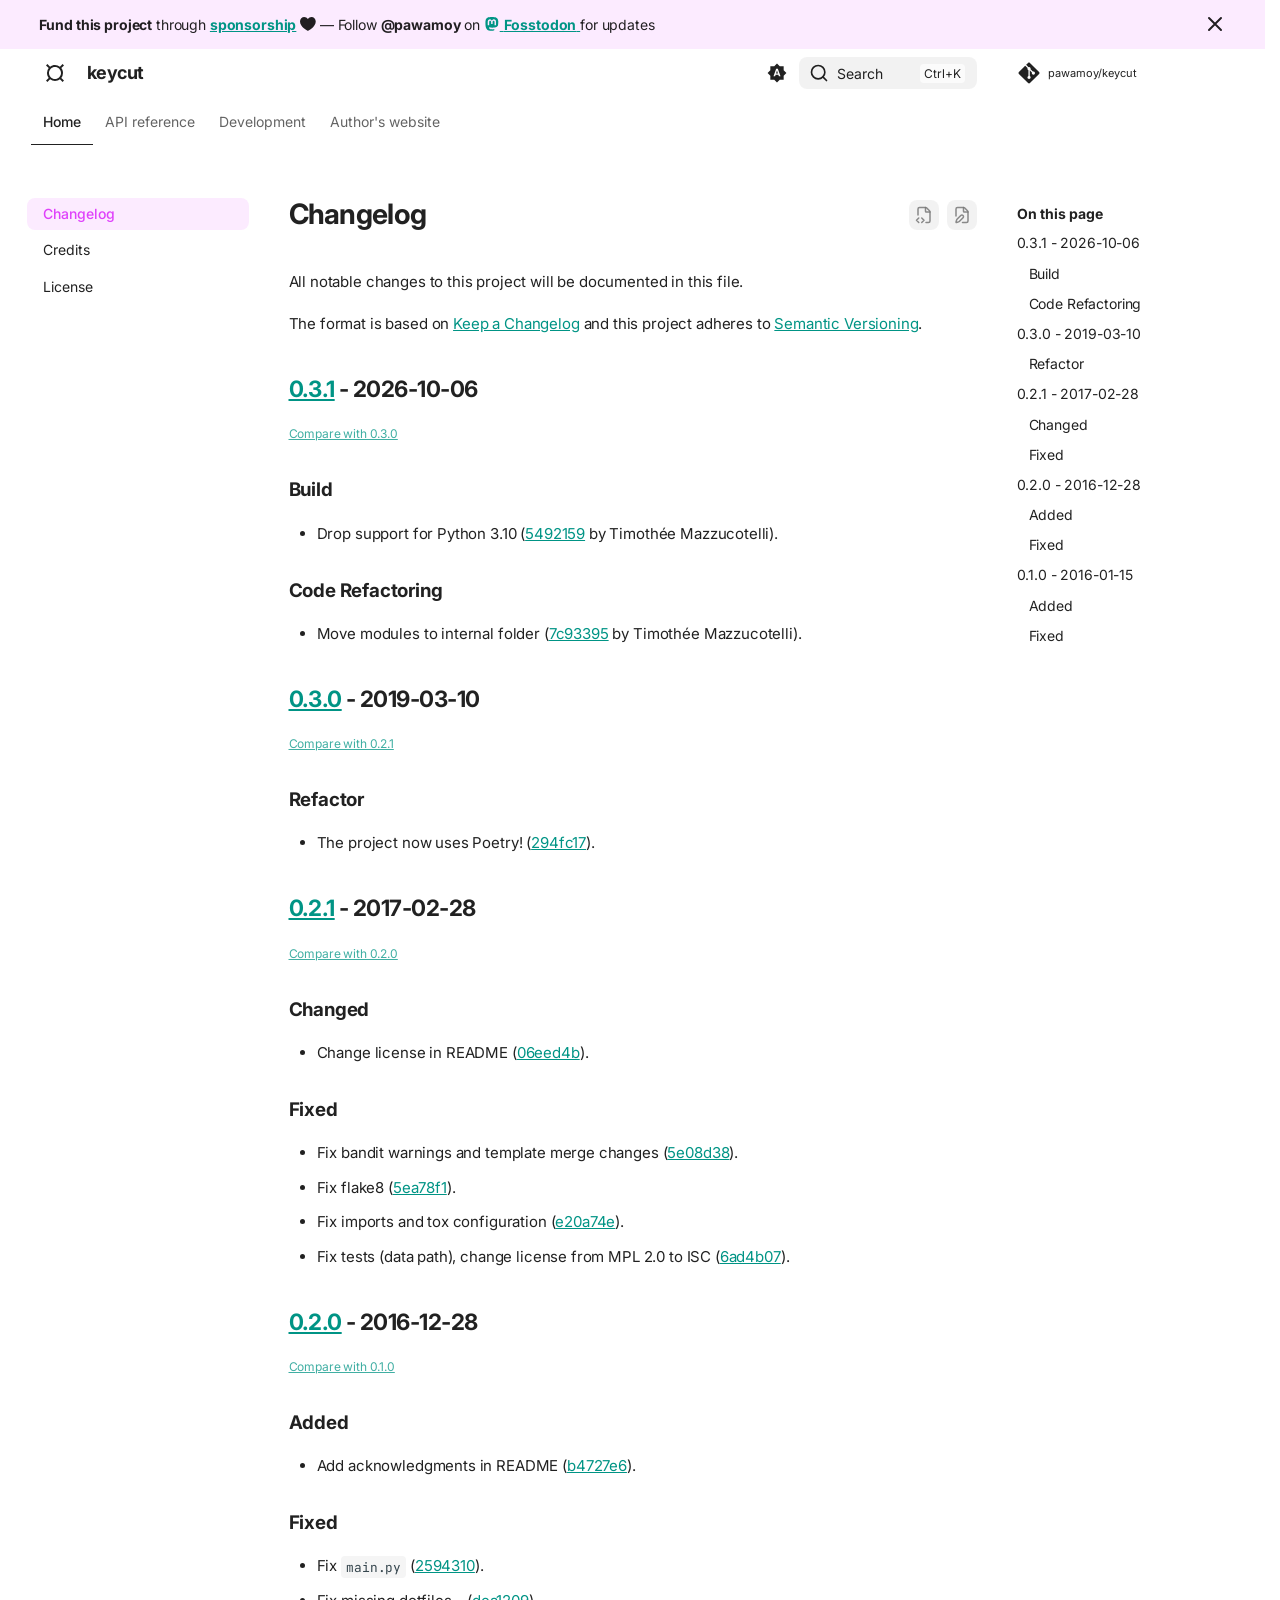
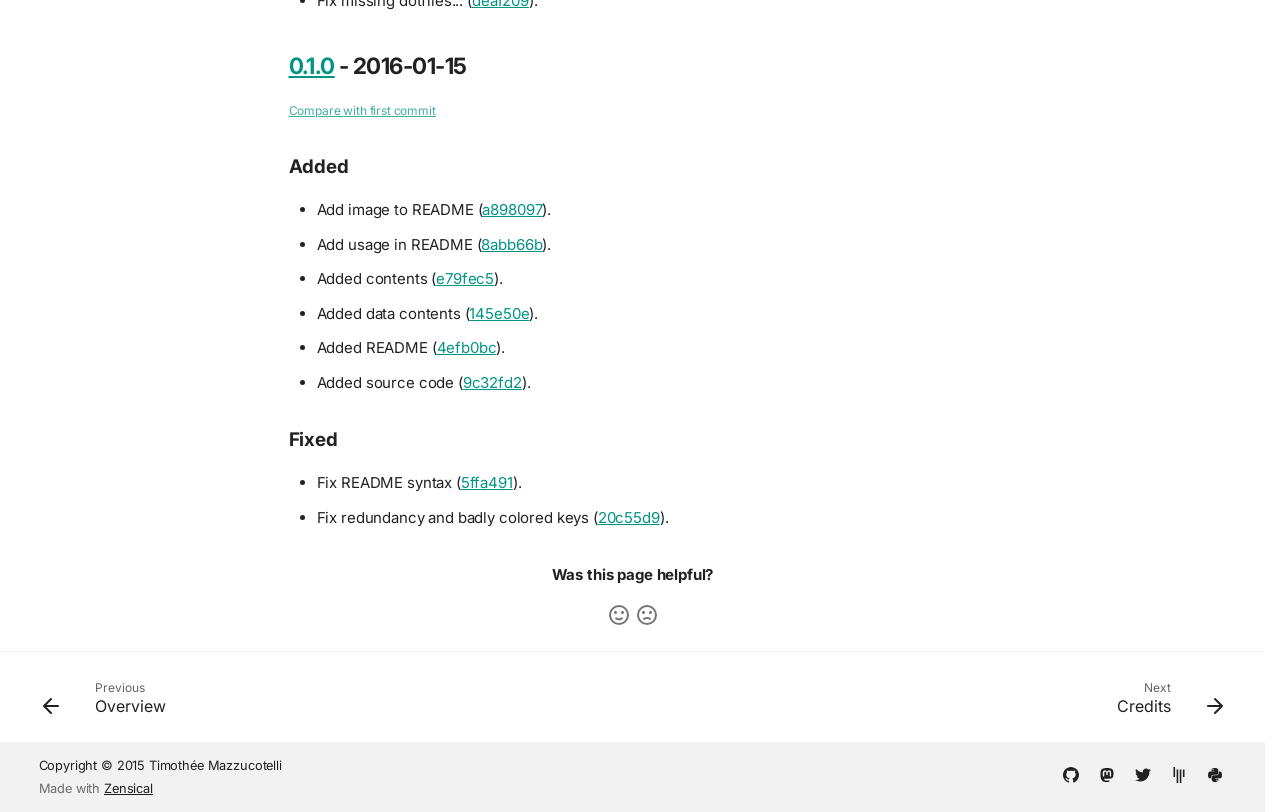
<file: changelog/index.html>
<!doctype html>
<html lang="en" class="no-js">
  <head>
    
      <meta charset="utf-8">
      <meta name="viewport" content="width=device-width,initial-scale=1">
      
        <meta name="description" content="A command line tool that helps you remembering ALL the numerous keyboard shortcuts of ALL your favorite programs.">
      
      
        <meta name="author" content="Timothée Mazzucotelli">
      
      
        <link rel="canonical" href="https://pawamoy.github.io/keycut/changelog/">
      
      
        <link rel="prev" href="./..">
      
      
        <link rel="next" href="../credits.md">
      
      
        
      
      
      <link rel="icon" href="../assets/images/favicon.png">
      <meta name="generator" content="zensical-0.0.67">
    
    
      
        <title>Changelog - keycut</title>
      
    
    
      
        
      
      <link rel="stylesheet" href="../assets/stylesheets/modern/main.4ae390e2.min.css">
      
        
          
        
        <link rel="stylesheet" href="../assets/stylesheets/modern/palette.96d1a7e4.min.css">
      
      


    
    
      
    
    
      
        
        
        <link rel="preconnect" href="https://fonts.gstatic.com" crossorigin>
        <link rel="stylesheet" href="https://fonts.googleapis.com/css?family=Inter:300,300i,400,400i,500,500i,700,700i%7CJetBrains+Mono:400,400i,700,700i&amp;display=fallback">
        <style>:root{--md-text-font:"Inter";--md-code-font:"JetBrains Mono"}</style>
      
    
    
      <link rel="stylesheet" href="../css/apidocs.css">
    
    <script>__md_scope=new URL("..",location),__md_scope.pathname.endsWith("/")||(__md_scope=new URL(__md_scope.pathname+"/",location)),__md_hash=e=>[...e].reduce(((e,t)=>(e<<5)-e+t.charCodeAt(0)),0),__md_get=(e,t=localStorage,_=__md_scope)=>JSON.parse(t.getItem(_.pathname+"."+e)),__md_set=(e,t,_=localStorage,a=__md_scope)=>{try{_.setItem(a.pathname+"."+e,JSON.stringify(t))}catch(e){}},document.documentElement.setAttribute("data-platform",navigator.platform)</script>
    
      
  


    
    
  </head>
  
  
    
    
      
    
    
    
    
    <body dir="ltr" data-md-color-scheme="default" data-md-color-primary="indigo" data-md-color-accent="indigo">
  
    
    <input class="md-toggle" data-md-toggle="drawer" type="checkbox" id="__drawer" autocomplete="off">
    <input class="md-toggle" data-md-toggle="search" type="checkbox" id="__search" autocomplete="off">
    <label class="md-overlay" for="__drawer" aria-label="Navigation"></label>
    <div data-md-component="skip">
      
        
        <a href="#changelog" class="md-skip">
          Skip to content
        </a>
      
    </div>
    <div data-md-component="announce">
      
        <aside class="md-banner">
          <div class="md-banner__inner md-grid md-typeset">
            
              <button class="md-banner__button md-icon" aria-label="Don't show this again">
                
                <svg xmlns="http://www.w3.org/2000/svg" fill="none" stroke="currentColor" stroke-linecap="round" stroke-linejoin="round" stroke-width="2" class="lucide lucide-x" viewBox="0 0 24 24"><path d="M18 6 6 18M6 6l12 12"/></svg>
              </button>
            
            
  <strong>Fund this project</strong> through
  <a href="https://github.com/sponsors/pawamoy"><strong>sponsorship</strong></a>
  <span class="twemoji heart pulse">
    <svg xmlns="http://www.w3.org/2000/svg" viewBox="0 0 16 16"><path d="M7.655 14.916zh-.002l-.006-.003-.018-.01a22 22 0 0 1-3.744-2.584C2.045 10.731 0 8.35 0 5.5 0 2.836 2.086 1 4.25 1 5.797 1 7.153 1.802 8 3.02 8.847 1.802 10.203 1 11.75 1 13.914 1 16 2.836 16 5.5c0 2.85-2.044 5.231-3.886 6.818a22 22 0 0 1-3.433 2.414 7 7 0 0 1-.31.17l-.018.01-.008.004a.75.75 0 0 1-.69 0"/></svg>
  </span> &mdash;
  Follow
  <strong>@pawamoy</strong> on
  <a rel="me" href="https://fosstodon.org/@pawamoy">
    <span class="twemoji mastodon">
      <svg xmlns="http://www.w3.org/2000/svg" viewBox="0 0 448 512"><!--! Font Awesome Free 7.3.1 by @fontawesome - https://fontawesome.com License - https://fontawesome.com/license/free (Icons: CC BY 4.0, Fonts: SIL OFL 1.1, Code: MIT License) Copyright 2026 Fonticons, Inc.--><path fill="currentColor" d="M433 179.1c0-97.2-63.7-125.7-63.7-125.7-62.5-28.7-228.6-28.4-290.5 0 0 0-63.7 28.5-63.7 125.7 0 115.7-6.6 259.4 105.6 289.1 40.5 10.7 75.3 13 103.3 11.4 50.8-2.8 79.3-18.1 79.3-18.1l-1.7-36.9s-36.3 11.4-77.1 10.1c-40.4-1.4-83-4.4-89.6-54-.6-4.6-.9-9.3-.9-13.9 85.6 20.9 158.7 9.1 178.7 6.7 56.1-6.7 105-41.3 111.2-72.9 9.8-49.8 9-121.5 9-121.5zm-75.1 125.2h-46.6V190.1c0-49.7-64-51.6-64 6.9v62.5H201V197c0-58.5-64-56.6-64-6.9v114.2H90.3c0-122.1-5.2-147.9 18.4-175 25.9-28.9 79.8-30.8 103.8 6.1l11.6 19.5 11.6-19.5c24.1-37.1 78.1-34.8 103.8-6.1 23.7 27.3 18.4 53 18.4 175"/></svg>
    </span>
    <strong>Fosstodon</strong>
  </a>
  for updates

          </div>
          
            <script>var el=document.querySelector("[data-md-component=announce]");if(el){var content=el.querySelector(".md-typeset");__md_hash(content.innerHTML)===__md_get("__announce")&&(el.hidden=!0)}</script>
          
        </aside>
      
    </div>
    
    
      

  

<header class="md-header md-header--shadow md-header--lifted" data-md-component="header">
  <nav class="md-header__inner md-grid" aria-label="Header">
    <a href="./.." title="keycut" class="md-header__button md-logo" aria-label="keycut" data-md-component="logo">
      
  
  <svg xmlns="http://www.w3.org/2000/svg" viewBox="0 0 24 24"><path d="M4.41 3 3 4.41 5.69 7.1A7.92 7.92 0 0 0 4 12c0 1.85.63 3.55 1.69 4.9L3 19.59 4.41 21l2.69-2.69A7.92 7.92 0 0 0 12 20c1.85 0 3.55-.63 4.9-1.69L19.59 21 21 19.59l-2.69-2.69A7.92 7.92 0 0 0 20 12c0-1.85-.63-3.55-1.69-4.9L21 4.41 19.59 3 16.9 5.69A7.92 7.92 0 0 0 12 4c-1.85 0-3.55.63-4.9 1.69zM12 6c3.31 0 6 2.69 6 6s-2.69 6-6 6-6-2.69-6-6 2.69-6 6-6"/></svg>

    </a>
    <label class="md-header__button md-icon" for="__drawer" aria-label="Navigation">
      
      <svg xmlns="http://www.w3.org/2000/svg" fill="none" stroke="currentColor" stroke-linecap="round" stroke-linejoin="round" stroke-width="2" class="lucide lucide-menu" viewBox="0 0 24 24"><path d="M4 5h16M4 12h16M4 19h16"/></svg>
    </label>
    <div class="md-header__title" data-md-component="header-title">
      <div class="md-header__ellipsis">
        <div class="md-header__topic">
          <span class="md-ellipsis">
            keycut
          </span>
        </div>
        <div class="md-header__topic" data-md-component="header-topic">
          <span class="md-ellipsis">
            
              Changelog
            
          </span>
        </div>
      </div>
    </div>
    
      
        <form class="md-header__option" data-md-component="palette">
  
    
    
    
    <input class="md-option" data-md-color-media="(prefers-color-scheme)" data-md-color-scheme="default" data-md-color-primary="indigo" data-md-color-accent="indigo"  aria-label="Switch to light mode"  type="radio" name="__palette" id="__palette_0">
    
      <label class="md-header__button md-icon" title="Switch to light mode" for="__palette_1" hidden>
        <svg xmlns="http://www.w3.org/2000/svg" viewBox="0 0 24 24"><path d="m14.3 16-.7-2h-3.2l-.7 2H7.8L11 7h2l3.2 9zM20 8.69V4h-4.69L12 .69 8.69 4H4v4.69L.69 12 4 15.31V20h4.69L12 23.31 15.31 20H20v-4.69L23.31 12zm-9.15 3.96h2.3L12 9z"/></svg>
      </label>
    
  
    
    
    
    <input class="md-option" data-md-color-media="(prefers-color-scheme: light)" data-md-color-scheme="default" data-md-color-primary="teal" data-md-color-accent="purple"  aria-label="Switch to dark mode"  type="radio" name="__palette" id="__palette_1">
    
      <label class="md-header__button md-icon" title="Switch to dark mode" for="__palette_2" hidden>
        <svg xmlns="http://www.w3.org/2000/svg" viewBox="0 0 24 24"><path d="M12 7a5 5 0 0 1 5 5 5 5 0 0 1-5 5 5 5 0 0 1-5-5 5 5 0 0 1 5-5m0 2a3 3 0 0 0-3 3 3 3 0 0 0 3 3 3 3 0 0 0 3-3 3 3 0 0 0-3-3m0-7 2.39 3.42C13.65 5.15 12.84 5 12 5s-1.65.15-2.39.42zM3.34 7l4.16-.35A7.2 7.2 0 0 0 5.94 8.5c-.44.74-.69 1.5-.83 2.29zm.02 10 1.76-3.77a7.131 7.131 0 0 0 2.38 4.14zM20.65 7l-1.77 3.79a7.02 7.02 0 0 0-2.38-4.15zm-.01 10-4.14.36c.59-.51 1.12-1.14 1.54-1.86.42-.73.69-1.5.83-2.29zM12 22l-2.41-3.44c.74.27 1.55.44 2.41.44.82 0 1.63-.17 2.37-.44z"/></svg>
      </label>
    
  
    
    
    
    <input class="md-option" data-md-color-media="(prefers-color-scheme: dark)" data-md-color-scheme="slate" data-md-color-primary="black" data-md-color-accent="lime"  aria-label="Switch to system preference"  type="radio" name="__palette" id="__palette_2">
    
      <label class="md-header__button md-icon" title="Switch to system preference" for="__palette_0" hidden>
        <svg xmlns="http://www.w3.org/2000/svg" viewBox="0 0 24 24"><path d="m17.75 4.09-2.53 1.94.91 3.06-2.63-1.81-2.63 1.81.91-3.06-2.53-1.94L12.44 4l1.06-3 1.06 3zm3.5 6.91-1.64 1.25.59 1.98-1.7-1.17-1.7 1.17.59-1.98L15.75 11l2.06-.05L18.5 9l.69 1.95zm-2.28 4.95c.83-.08 1.72 1.1 1.19 1.85-.32.45-.66.87-1.08 1.27C15.17 23 8.84 23 4.94 19.07c-3.91-3.9-3.91-10.24 0-14.14.4-.4.82-.76 1.27-1.08.75-.53 1.93.36 1.85 1.19-.27 2.86.69 5.83 2.89 8.02a9.96 9.96 0 0 0 8.02 2.89m-1.64 2.02a12.08 12.08 0 0 1-7.8-3.47c-2.17-2.19-3.33-5-3.49-7.82-2.81 3.14-2.7 7.96.31 10.98 3.02 3.01 7.84 3.12 10.98.31"/></svg>
      </label>
    
  
</form>
      
    
    
      <script>var palette=__md_get("__palette");if(palette&&palette.color){if("(prefers-color-scheme)"===palette.color.media){var media=matchMedia("(prefers-color-scheme: light)"),input=document.querySelector(media.matches?"[data-md-color-media='(prefers-color-scheme: light)']":"[data-md-color-media='(prefers-color-scheme: dark)']");palette.color.media=input.getAttribute("data-md-color-media"),palette.color.scheme=input.getAttribute("data-md-color-scheme"),palette.color.primary=input.getAttribute("data-md-color-primary"),palette.color.accent=input.getAttribute("data-md-color-accent")}for(var[key,value]of Object.entries(palette.color))document.body.setAttribute("data-md-color-"+key,value)}</script>
    
    
    
      
      
        <label class="md-header__button md-icon" for="__search" aria-label="Search">
          
          <svg xmlns="http://www.w3.org/2000/svg" fill="none" stroke="currentColor" stroke-linecap="round" stroke-linejoin="round" stroke-width="2" class="lucide lucide-search" viewBox="0 0 24 24"><path d="m21 21-4.34-4.34"/><circle cx="11" cy="11" r="8"/></svg>
        </label>
        <div class="md-search" data-md-component="search" role="dialog" aria-label="Search">
  <button type="button" class="md-search__button">
    Search
  </button>
</div>
      
    
    <div class="md-header__source">
      
        <a href="https://github.com/pawamoy/keycut" title="Go to repository" class="md-source" data-md-component="source">
  <div class="md-source__icon md-icon">
    
    <svg xmlns="http://www.w3.org/2000/svg" viewBox="0 0 448 512"><!--! Font Awesome Free 7.3.1 by @fontawesome - https://fontawesome.com License - https://fontawesome.com/license/free (Icons: CC BY 4.0, Fonts: SIL OFL 1.1, Code: MIT License) Copyright 2026 Fonticons, Inc.--><path fill="currentColor" d="M439.6 236.1 244 40.5c-5.4-5.5-12.8-8.5-20.4-8.5s-15 3-20.4 8.4L162.5 81l51.5 51.5c27.1-9.1 52.7 16.8 43.4 43.7l49.7 49.7c34.2-11.8 61.2 31 35.5 56.7-26.5 26.5-70.2-2.9-56-37.3L240.3 199v121.9c25.3 12.5 22.3 41.8 9.1 55-6.4 6.4-15.2 10.1-24.3 10.1s-17.8-3.6-24.3-10.1c-17.6-17.6-11.1-46.9 11.2-56v-123c-20.8-8.5-24.6-30.7-18.6-45L142.6 101 8.5 235.1C3 240.6 0 247.9 0 255.5s3 15 8.5 20.4l195.6 195.7c5.4 5.4 12.7 8.4 20.4 8.4s15-3 20.4-8.4l194.7-194.7c5.4-5.4 8.4-12.8 8.4-20.4s-3-15-8.4-20.4"/></svg>
  </div>
  <div class="md-source__repository">
    pawamoy/keycut
  </div>
</a>
      
    </div>
  </nav>
  
    
      
<nav class="md-tabs" aria-label="Tabs" data-md-component="tabs">
  <div class="md-grid">
    <ul class="md-tabs__list">
      
        
  
  
  
    
  
  
    
      
      
        
          
        
      
        
      
        
      
        
      
    
    
    
    
      <li class="md-tabs__item md-tabs__item--active">
        <a href="./.." class="md-tabs__link">
          
  
  Home

        </a>
      </li>
    
  

      
        
  
  
  
  
    <li class="md-tabs__item">
      <a href="../reference/api/" class="md-tabs__link">
        
  
  API reference

      </a>
    </li>
  

      
        
  
  
  
  
    
      
      
        
      
        
      
    
    
    
    
      <li class="md-tabs__item">
        <a href="../contributing/" class="md-tabs__link">
          
  
  Development

        </a>
      </li>
    
  

      
        
  
  
  
  
    <li class="md-tabs__item">
      <a href="https://pawamoy.github.io" class="md-tabs__link">
        
  
  Author's website

      </a>
    </li>
  

      
    </ul>
  </div>
</nav>
    
  
</header>
    
    <div class="md-container" data-md-component="container">
      
      
        
      
      <main class="md-main" data-md-component="main">
        <div class="md-main__inner md-grid">
          
            
              
              <div class="md-sidebar md-sidebar--primary" data-md-component="sidebar" data-md-type="navigation" >
                <div class="md-sidebar__scrollwrap">
                  <div class="md-sidebar__inner">
                    


  


<nav class="md-nav md-nav--primary md-nav--lifted" aria-label="Navigation" data-md-level="0">
  <label class="md-nav__title" for="__drawer">
    <a href="./.." title="keycut" class="md-nav__button md-logo" aria-label="keycut" data-md-component="logo">
      
  
  <svg xmlns="http://www.w3.org/2000/svg" viewBox="0 0 24 24"><path d="M4.41 3 3 4.41 5.69 7.1A7.92 7.92 0 0 0 4 12c0 1.85.63 3.55 1.69 4.9L3 19.59 4.41 21l2.69-2.69A7.92 7.92 0 0 0 12 20c1.85 0 3.55-.63 4.9-1.69L19.59 21 21 19.59l-2.69-2.69A7.92 7.92 0 0 0 20 12c0-1.85-.63-3.55-1.69-4.9L21 4.41 19.59 3 16.9 5.69A7.92 7.92 0 0 0 12 4c-1.85 0-3.55.63-4.9 1.69zM12 6c3.31 0 6 2.69 6 6s-2.69 6-6 6-6-2.69-6-6 2.69-6 6-6"/></svg>

    </a>
    keycut
  </label>
  
    <div class="md-nav__source">
      <a href="https://github.com/pawamoy/keycut" title="Go to repository" class="md-source" data-md-component="source">
  <div class="md-source__icon md-icon">
    
    <svg xmlns="http://www.w3.org/2000/svg" viewBox="0 0 448 512"><!--! Font Awesome Free 7.3.1 by @fontawesome - https://fontawesome.com License - https://fontawesome.com/license/free (Icons: CC BY 4.0, Fonts: SIL OFL 1.1, Code: MIT License) Copyright 2026 Fonticons, Inc.--><path fill="currentColor" d="M439.6 236.1 244 40.5c-5.4-5.5-12.8-8.5-20.4-8.5s-15 3-20.4 8.4L162.5 81l51.5 51.5c27.1-9.1 52.7 16.8 43.4 43.7l49.7 49.7c34.2-11.8 61.2 31 35.5 56.7-26.5 26.5-70.2-2.9-56-37.3L240.3 199v121.9c25.3 12.5 22.3 41.8 9.1 55-6.4 6.4-15.2 10.1-24.3 10.1s-17.8-3.6-24.3-10.1c-17.6-17.6-11.1-46.9 11.2-56v-123c-20.8-8.5-24.6-30.7-18.6-45L142.6 101 8.5 235.1C3 240.6 0 247.9 0 255.5s3 15 8.5 20.4l195.6 195.7c5.4 5.4 12.7 8.4 20.4 8.4s15-3 20.4-8.4l194.7-194.7c5.4-5.4 8.4-12.8 8.4-20.4s-3-15-8.4-20.4"/></svg>
  </div>
  <div class="md-source__repository">
    pawamoy/keycut
  </div>
</a>
    </div>
  
  <ul class="md-nav__list" data-md-scrollfix>
    
      
      
  
  
    
  
  
  
    
    
      
        
          
        
      
        
      
        
      
        
      
    
    
    
      
        
        
      
      
        
      
    
    
    <li class="md-nav__item md-nav__item--active md-nav__item--section md-nav__item--nested">
      
        
        
        <input class="md-nav__toggle md-toggle " type="checkbox" id="__nav_1" checked>
        
          
          <div class="md-nav__link md-nav__container">
            <a href="./.." class="md-nav__link ">
              
  
  
  <span class="md-ellipsis">
    
  
  Home

    
  </span>
  
  

            </a>
            
              
              <label class="md-nav__link " for="__nav_1" id="__nav_1_label" tabindex="">
                <span class="md-nav__icon md-icon"></span>
              </label>
            
          </div>
        
        
          <nav class="md-nav" data-md-level="1" aria-labelledby="__nav_1_label" aria-expanded="true">
            <label class="md-nav__title" for="__nav_1">
              <span class="md-nav__icon md-icon"></span>
              
  
  Home

            </label>
            <ul class="md-nav__list" data-md-scrollfix>
              
                
              
                
                  
  
  
    
  
  
  
    <li class="md-nav__item md-nav__item--active">
      
      
      
      
        
      
      
        <label class="md-nav__link md-nav__link--active" for="__toc">
          
  
  
  <span class="md-ellipsis">
    
  
  Changelog

    
  </span>
  
  

          <span class="md-nav__icon md-icon"></span>
        </label>
      
      <a href="././" class="md-nav__link md-nav__link--active">
        
  
  
  <span class="md-ellipsis">
    
  
  Changelog

    
  </span>
  
  

      </a>
      
        


<nav class="md-nav md-nav--secondary" aria-label="On this page">
  
  
  
    
  
  
    <label class="md-nav__title" for="__toc">
      <span class="md-nav__icon md-icon"></span>
      On this page
    </label>
    <ul class="md-nav__list" data-md-component="toc" data-md-scrollfix>
      
        <li class="md-nav__item">
  <a href="#031-2026-10-06" class="md-nav__link">
    <span class="md-ellipsis">
      <span class="md-typeset">
        0.3.1 - 2026-10-06
      </span>
    </span>
  </a>
  
    <nav class="md-nav" aria-label="0.3.1 - 2026-10-06">
      <ul class="md-nav__list">
        
          <li class="md-nav__item">
  <a href="#build" class="md-nav__link">
    <span class="md-ellipsis">
      <span class="md-typeset">
        Build
      </span>
    </span>
  </a>
  
</li>
        
          <li class="md-nav__item">
  <a href="#code-refactoring" class="md-nav__link">
    <span class="md-ellipsis">
      <span class="md-typeset">
        Code Refactoring
      </span>
    </span>
  </a>
  
</li>
        
      </ul>
    </nav>
  
</li>
      
        <li class="md-nav__item">
  <a href="#030-2019-03-10" class="md-nav__link">
    <span class="md-ellipsis">
      <span class="md-typeset">
        0.3.0 - 2019-03-10
      </span>
    </span>
  </a>
  
    <nav class="md-nav" aria-label="0.3.0 - 2019-03-10">
      <ul class="md-nav__list">
        
          <li class="md-nav__item">
  <a href="#refactor" class="md-nav__link">
    <span class="md-ellipsis">
      <span class="md-typeset">
        Refactor
      </span>
    </span>
  </a>
  
</li>
        
      </ul>
    </nav>
  
</li>
      
        <li class="md-nav__item">
  <a href="#021-2017-02-28" class="md-nav__link">
    <span class="md-ellipsis">
      <span class="md-typeset">
        0.2.1 - 2017-02-28
      </span>
    </span>
  </a>
  
    <nav class="md-nav" aria-label="0.2.1 - 2017-02-28">
      <ul class="md-nav__list">
        
          <li class="md-nav__item">
  <a href="#changed" class="md-nav__link">
    <span class="md-ellipsis">
      <span class="md-typeset">
        Changed
      </span>
    </span>
  </a>
  
</li>
        
          <li class="md-nav__item">
  <a href="#fixed" class="md-nav__link">
    <span class="md-ellipsis">
      <span class="md-typeset">
        Fixed
      </span>
    </span>
  </a>
  
</li>
        
      </ul>
    </nav>
  
</li>
      
        <li class="md-nav__item">
  <a href="#020-2016-12-28" class="md-nav__link">
    <span class="md-ellipsis">
      <span class="md-typeset">
        0.2.0 - 2016-12-28
      </span>
    </span>
  </a>
  
    <nav class="md-nav" aria-label="0.2.0 - 2016-12-28">
      <ul class="md-nav__list">
        
          <li class="md-nav__item">
  <a href="#added" class="md-nav__link">
    <span class="md-ellipsis">
      <span class="md-typeset">
        Added
      </span>
    </span>
  </a>
  
</li>
        
          <li class="md-nav__item">
  <a href="#fixed_1" class="md-nav__link">
    <span class="md-ellipsis">
      <span class="md-typeset">
        Fixed
      </span>
    </span>
  </a>
  
</li>
        
      </ul>
    </nav>
  
</li>
      
        <li class="md-nav__item">
  <a href="#010-2016-01-15" class="md-nav__link">
    <span class="md-ellipsis">
      <span class="md-typeset">
        0.1.0 - 2016-01-15
      </span>
    </span>
  </a>
  
    <nav class="md-nav" aria-label="0.1.0 - 2016-01-15">
      <ul class="md-nav__list">
        
          <li class="md-nav__item">
  <a href="#added_1" class="md-nav__link">
    <span class="md-ellipsis">
      <span class="md-typeset">
        Added
      </span>
    </span>
  </a>
  
</li>
        
          <li class="md-nav__item">
  <a href="#fixed_2" class="md-nav__link">
    <span class="md-ellipsis">
      <span class="md-typeset">
        Fixed
      </span>
    </span>
  </a>
  
</li>
        
      </ul>
    </nav>
  
</li>
      
    </ul>
  
</nav>
      
    </li>
  

                
              
                
                  
  
  
  
  
    <li class="md-nav__item">
      <a href="../credits.md" class="md-nav__link">
        
  
  
  <span class="md-ellipsis">
    
  
  Credits

    
  </span>
  
  

      </a>
    </li>
  

                
              
                
                  
  
  
  
  
    <li class="md-nav__item">
      <a href="../license/" class="md-nav__link">
        
  
  
  <span class="md-ellipsis">
    
  
  License

    
  </span>
  
  

      </a>
    </li>
  

                
              
            </ul>
          </nav>
        
      
    </li>
  

    
      
      
  
  
  
  
    <li class="md-nav__item">
      <a href="../reference/api/" class="md-nav__link">
        
  
  
  <span class="md-ellipsis">
    
  
  API reference

    
  </span>
  
  

      </a>
    </li>
  

    
      
      
  
  
  
  
    
    
      
        
      
        
      
    
    
    
      
      
        
      
    
    
    <li class="md-nav__item md-nav__item--nested">
      
        
        
        <input class="md-nav__toggle md-toggle " type="checkbox" id="__nav_3" >
        
          
          <label class="md-nav__link" for="__nav_3" id="__nav_3_label" tabindex="0">
            
  
  
  <span class="md-ellipsis">
    
  
  Development

    
  </span>
  
  

            <span class="md-nav__icon md-icon"></span>
          </label>
        
        
          <nav class="md-nav" data-md-level="1" aria-labelledby="__nav_3_label" aria-expanded="false">
            <label class="md-nav__title" for="__nav_3">
              <span class="md-nav__icon md-icon"></span>
              
  
  Development

            </label>
            <ul class="md-nav__list" data-md-scrollfix>
              
                
                  
  
  
  
  
    <li class="md-nav__item">
      <a href="../contributing/" class="md-nav__link">
        
  
  
  <span class="md-ellipsis">
    
  
  Contributing

    
  </span>
  
  

      </a>
    </li>
  

                
              
                
                  
  
  
  
  
    <li class="md-nav__item">
      <a href="../code_of_conduct/" class="md-nav__link">
        
  
  
  <span class="md-ellipsis">
    
  
  Code of Conduct

    
  </span>
  
  

      </a>
    </li>
  

                
              
            </ul>
          </nav>
        
      
    </li>
  

    
      
      
  
  
  
  
    <li class="md-nav__item">
      <a href="https://pawamoy.github.io" class="md-nav__link">
        
  
  
  <span class="md-ellipsis">
    
  
  Author's website

    
  </span>
  
  

      </a>
    </li>
  

    
  </ul>
</nav>
                  </div>
                </div>
              </div>
            
            
              
              <div class="md-sidebar md-sidebar--secondary" data-md-component="sidebar" data-md-type="toc" >
                <div class="md-sidebar__scrollwrap">
                  
                    
                    
                    
                      
                    
                    
                      <input class="md-nav__toggle md-toggle" type="checkbox" id="__toc">
                      <div class="md-sidebar-button__wrapper">
                        <label class="md-sidebar-button" for="__toc"></label>
                      </div>
                    
                  
                  <div class="md-sidebar__inner">
                    


<nav class="md-nav md-nav--secondary" aria-label="On this page">
  
  
  
    
  
  
    <label class="md-nav__title" for="__toc">
      <span class="md-nav__icon md-icon"></span>
      On this page
    </label>
    <ul class="md-nav__list" data-md-component="toc" data-md-scrollfix>
      
        <li class="md-nav__item">
  <a href="#031-2026-10-06" class="md-nav__link">
    <span class="md-ellipsis">
      <span class="md-typeset">
        0.3.1 - 2026-10-06
      </span>
    </span>
  </a>
  
    <nav class="md-nav" aria-label="0.3.1 - 2026-10-06">
      <ul class="md-nav__list">
        
          <li class="md-nav__item">
  <a href="#build" class="md-nav__link">
    <span class="md-ellipsis">
      <span class="md-typeset">
        Build
      </span>
    </span>
  </a>
  
</li>
        
          <li class="md-nav__item">
  <a href="#code-refactoring" class="md-nav__link">
    <span class="md-ellipsis">
      <span class="md-typeset">
        Code Refactoring
      </span>
    </span>
  </a>
  
</li>
        
      </ul>
    </nav>
  
</li>
      
        <li class="md-nav__item">
  <a href="#030-2019-03-10" class="md-nav__link">
    <span class="md-ellipsis">
      <span class="md-typeset">
        0.3.0 - 2019-03-10
      </span>
    </span>
  </a>
  
    <nav class="md-nav" aria-label="0.3.0 - 2019-03-10">
      <ul class="md-nav__list">
        
          <li class="md-nav__item">
  <a href="#refactor" class="md-nav__link">
    <span class="md-ellipsis">
      <span class="md-typeset">
        Refactor
      </span>
    </span>
  </a>
  
</li>
        
      </ul>
    </nav>
  
</li>
      
        <li class="md-nav__item">
  <a href="#021-2017-02-28" class="md-nav__link">
    <span class="md-ellipsis">
      <span class="md-typeset">
        0.2.1 - 2017-02-28
      </span>
    </span>
  </a>
  
    <nav class="md-nav" aria-label="0.2.1 - 2017-02-28">
      <ul class="md-nav__list">
        
          <li class="md-nav__item">
  <a href="#changed" class="md-nav__link">
    <span class="md-ellipsis">
      <span class="md-typeset">
        Changed
      </span>
    </span>
  </a>
  
</li>
        
          <li class="md-nav__item">
  <a href="#fixed" class="md-nav__link">
    <span class="md-ellipsis">
      <span class="md-typeset">
        Fixed
      </span>
    </span>
  </a>
  
</li>
        
      </ul>
    </nav>
  
</li>
      
        <li class="md-nav__item">
  <a href="#020-2016-12-28" class="md-nav__link">
    <span class="md-ellipsis">
      <span class="md-typeset">
        0.2.0 - 2016-12-28
      </span>
    </span>
  </a>
  
    <nav class="md-nav" aria-label="0.2.0 - 2016-12-28">
      <ul class="md-nav__list">
        
          <li class="md-nav__item">
  <a href="#added" class="md-nav__link">
    <span class="md-ellipsis">
      <span class="md-typeset">
        Added
      </span>
    </span>
  </a>
  
</li>
        
          <li class="md-nav__item">
  <a href="#fixed_1" class="md-nav__link">
    <span class="md-ellipsis">
      <span class="md-typeset">
        Fixed
      </span>
    </span>
  </a>
  
</li>
        
      </ul>
    </nav>
  
</li>
      
        <li class="md-nav__item">
  <a href="#010-2016-01-15" class="md-nav__link">
    <span class="md-ellipsis">
      <span class="md-typeset">
        0.1.0 - 2016-01-15
      </span>
    </span>
  </a>
  
    <nav class="md-nav" aria-label="0.1.0 - 2016-01-15">
      <ul class="md-nav__list">
        
          <li class="md-nav__item">
  <a href="#added_1" class="md-nav__link">
    <span class="md-ellipsis">
      <span class="md-typeset">
        Added
      </span>
    </span>
  </a>
  
</li>
        
          <li class="md-nav__item">
  <a href="#fixed_2" class="md-nav__link">
    <span class="md-ellipsis">
      <span class="md-typeset">
        Fixed
      </span>
    </span>
  </a>
  
</li>
        
      </ul>
    </nav>
  
</li>
      
    </ul>
  
</nav>
                  </div>
                </div>
              </div>
            
          
          
            <div class="md-content" data-md-component="content">
              
                




              
              <article class="md-content__inner md-typeset">
                
                  

  
    <a href="https://github.com/pawamoy/keycut/edit/main/docs/changelog.md" title="Edit this page" class="md-content__button md-icon" rel="edit">
      
      <svg xmlns="http://www.w3.org/2000/svg" fill="none" stroke="currentColor" stroke-linecap="round" stroke-linejoin="round" stroke-width="2" class="lucide lucide-file-pen" viewBox="0 0 24 24"><path d="M12.659 22H18a2 2 0 0 0 2-2V8a2.4 2.4 0 0 0-.706-1.706l-3.588-3.588A2.4 2.4 0 0 0 14 2H6a2 2 0 0 0-2 2v9.34"/><path d="M14 2v5a1 1 0 0 0 1 1h5M10.378 12.622a1 1 0 0 1 3 3.003L8.36 20.637a2 2 0 0 1-.854.506l-2.867.837a.5.5 0 0 1-.62-.62l.836-2.869a2 2 0 0 1 .506-.853z"/></svg>
    </a>
  
  
    
      
    
    <a href="https://github.com/pawamoy/keycut/raw/main/docs/changelog.md" title="View source of this page" class="md-content__button md-icon">
      
      <svg xmlns="http://www.w3.org/2000/svg" fill="none" stroke="currentColor" stroke-linecap="round" stroke-linejoin="round" stroke-width="2" class="lucide lucide-file-code-2" viewBox="0 0 24 24"><path d="M4 12.15V4a2 2 0 0 1 2-2h8a2.4 2.4 0 0 1 1.706.706l3.588 3.588A2.4 2.4 0 0 1 20 8v12a2 2 0 0 1-2 2h-3.35"/><path d="M14 2v5a1 1 0 0 0 1 1h5M5 16l-3 3 3 3M9 22l3-3-3-3"/></svg>
    </a>
  


<h1 id="changelog">Changelog<a class="headerlink" href="#changelog" title="Permanent link">¤</a></h1>
<p>All notable changes to this project will be documented in this file.</p>
<p>The format is based on <a href="http://keepachangelog.com/en/1.0.0/">Keep a Changelog</a>
and this project adheres to <a href="http://semver.org/spec/v2.0.0.html">Semantic Versioning</a>.</p>
<!-- insertion marker -->
<h2 id="031-2026-10-06"><a href="https://github.com/pawamoy/keycut/releases/tag/0.3.1">0.3.1</a> - 2026-10-06<a class="headerlink" href="#031-2026-10-06" title="Permanent link">¤</a></h2>
<p><small><a href="https://github.com/pawamoy/keycut/compare/0.3.0...0.3.1">Compare with 0.3.0</a></small></p>
<h3 id="build">Build<a class="headerlink" href="#build" title="Permanent link">¤</a></h3>
<ul>
<li>Drop support for Python 3.10 (<a href="https://github.com/pawamoy/keycut/commit/5492159bb2bd0f0b7498d1cb67d0df1b1e5319e8">5492159</a> by Timothée Mazzucotelli).</li>
</ul>
<h3 id="code-refactoring">Code Refactoring<a class="headerlink" href="#code-refactoring" title="Permanent link">¤</a></h3>
<ul>
<li>Move modules to internal folder (<a href="https://github.com/pawamoy/keycut/commit/7c93395ddd5e25a468aa5f6e7045211edea0db63">7c93395</a> by Timothée Mazzucotelli).</li>
</ul>
<h2 id="030-2019-03-10"><a href="https://github.com/pawamoy/keycut/tags/0.3.0">0.3.0</a> - 2019-03-10<a class="headerlink" href="#030-2019-03-10" title="Permanent link">¤</a></h2>
<p><small><a href="https://github.com/pawamoy/keycut/compare/0.2.1...0.3.0">Compare with 0.2.1</a></small></p>
<h3 id="refactor">Refactor<a class="headerlink" href="#refactor" title="Permanent link">¤</a></h3>
<ul>
<li>The project now uses Poetry! (<a href="https://github.com/pawamoy/keycut/commit/294fc174922d694b010853aa6f50c1751f805bda">294fc17</a>).</li>
</ul>
<h2 id="021-2017-02-28"><a href="https://github.com/pawamoy/keycut/tags/0.2.1">0.2.1</a> - 2017-02-28<a class="headerlink" href="#021-2017-02-28" title="Permanent link">¤</a></h2>
<p><small><a href="https://github.com/pawamoy/keycut/compare/0.2.0...0.2.1">Compare with 0.2.0</a></small></p>
<h3 id="changed">Changed<a class="headerlink" href="#changed" title="Permanent link">¤</a></h3>
<ul>
<li>Change license in README (<a href="https://github.com/pawamoy/keycut/commit/06eed4beadc412f8ca6d93d897cb2c36d8609db3">06eed4b</a>).</li>
</ul>
<h3 id="fixed">Fixed<a class="headerlink" href="#fixed" title="Permanent link">¤</a></h3>
<ul>
<li>Fix bandit warnings and template merge changes (<a href="https://github.com/pawamoy/keycut/commit/5e08d389ef5df4f4c5ec8d663b012a36ced34f14">5e08d38</a>).</li>
<li>Fix flake8 (<a href="https://github.com/pawamoy/keycut/commit/5ea78f1fff8c585a54c31ac36898dbad78ca45f7">5ea78f1</a>).</li>
<li>Fix imports and tox configuration (<a href="https://github.com/pawamoy/keycut/commit/e20a74eedcd0b068037614bb51d8017c5c2aa011">e20a74e</a>).</li>
<li>Fix tests (data path), change license from MPL 2.0 to ISC (<a href="https://github.com/pawamoy/keycut/commit/6ad4b07d1d2643f8f8ed654b74338cbfa3cd5f0c">6ad4b07</a>).</li>
</ul>
<h2 id="020-2016-12-28"><a href="https://github.com/pawamoy/keycut/tags/0.2.0">0.2.0</a> - 2016-12-28<a class="headerlink" href="#020-2016-12-28" title="Permanent link">¤</a></h2>
<p><small><a href="https://github.com/pawamoy/keycut/compare/0.1.0...0.2.0">Compare with 0.1.0</a></small></p>
<h3 id="added">Added<a class="headerlink" href="#added" title="Permanent link">¤</a></h3>
<ul>
<li>Add acknowledgments in README (<a href="https://github.com/pawamoy/keycut/commit/b4727e6dbc014edfbd3e45b32535a7b6c8fcf2ec">b4727e6</a>).</li>
</ul>
<h3 id="fixed_1">Fixed<a class="headerlink" href="#fixed_1" title="Permanent link">¤</a></h3>
<ul>
<li>Fix <code>main.py</code> (<a href="https://github.com/pawamoy/keycut/commit/25943101c2be9c9306ca02a01e7b7823fc03a5f0">2594310</a>).</li>
<li>Fix missing dotfiles... (<a href="https://github.com/pawamoy/keycut/commit/dea1209597ad64bc052b7f521dbdf096689eb3db">dea1209</a>).</li>
</ul>
<h2 id="010-2016-01-15"><a href="https://github.com/pawamoy/keycut/tags/0.1.0">0.1.0</a> - 2016-01-15<a class="headerlink" href="#010-2016-01-15" title="Permanent link">¤</a></h2>
<p><small><a href="https://github.com/pawamoy/keycut/compare/4efb0bcca14e67c903eff6f15bfa9a21ee10fd7f...0.1.0">Compare with first commit</a></small></p>
<h3 id="added_1">Added<a class="headerlink" href="#added_1" title="Permanent link">¤</a></h3>
<ul>
<li>Add image to README (<a href="https://github.com/pawamoy/keycut/commit/a898097e01410c61b1a7198196e462ed9db3a7fb">a898097</a>).</li>
<li>Add usage in README (<a href="https://github.com/pawamoy/keycut/commit/8abb66b6368b2a93a6dbd6de552b6fa80d0f0d67">8abb66b</a>).</li>
<li>Added contents (<a href="https://github.com/pawamoy/keycut/commit/e79fec5545ce628525fe45b4f0467afa515068eb">e79fec5</a>).</li>
<li>Added data contents (<a href="https://github.com/pawamoy/keycut/commit/145e50efd9bff5611f051faac5f9f6e26f555c38">145e50e</a>).</li>
<li>Added README (<a href="https://github.com/pawamoy/keycut/commit/4efb0bcca14e67c903eff6f15bfa9a21ee10fd7f">4efb0bc</a>).</li>
<li>Added source code (<a href="https://github.com/pawamoy/keycut/commit/9c32fd2f7e01d54e12ab4322da33255e774a0a37">9c32fd2</a>).</li>
</ul>
<h3 id="fixed_2">Fixed<a class="headerlink" href="#fixed_2" title="Permanent link">¤</a></h3>
<ul>
<li>Fix README syntax (<a href="https://github.com/pawamoy/keycut/commit/5ffa4913ca05f58c1aee38ce8668a3f3b4a05173">5ffa491</a>).</li>
<li>Fix redundancy and badly colored keys (<a href="https://github.com/pawamoy/keycut/commit/20c55d984647ff59b9a069103d1f8f4012b3f546">20c55d9</a>).</li>
</ul>











  



  <form class="md-feedback" name="feedback" hidden>
    <fieldset>
      <legend class="md-feedback__title">
        Was this page helpful?
      </legend>
      <div class="md-feedback__inner">
        <div class="md-feedback__list">
          
            <button class="md-feedback__icon md-icon" type="submit" title="This page was helpful" data-md-value="1">
              <svg xmlns="http://www.w3.org/2000/svg" viewBox="0 0 24 24"><path d="M20 12a8 8 0 0 0-8-8 8 8 0 0 0-8 8 8 8 0 0 0 8 8 8 8 0 0 0 8-8m2 0a10 10 0 0 1-10 10A10 10 0 0 1 2 12 10 10 0 0 1 12 2a10 10 0 0 1 10 10M10 9.5c0 .8-.7 1.5-1.5 1.5S7 10.3 7 9.5 7.7 8 8.5 8s1.5.7 1.5 1.5m7 0c0 .8-.7 1.5-1.5 1.5S14 10.3 14 9.5 14.7 8 15.5 8s1.5.7 1.5 1.5m-5 7.73c-1.75 0-3.29-.73-4.19-1.81L9.23 14c.45.72 1.52 1.23 2.77 1.23s2.32-.51 2.77-1.23l1.42 1.42c-.9 1.08-2.44 1.81-4.19 1.81"/></svg>
            </button>
          
            <button class="md-feedback__icon md-icon" type="submit" title="This page could be improved" data-md-value="0">
              <svg xmlns="http://www.w3.org/2000/svg" viewBox="0 0 24 24"><path d="M20 12a8 8 0 0 0-8-8 8 8 0 0 0-8 8 8 8 0 0 0 8 8 8 8 0 0 0 8-8m2 0a10 10 0 0 1-10 10A10 10 0 0 1 2 12 10 10 0 0 1 12 2a10 10 0 0 1 10 10m-6.5-4c.8 0 1.5.7 1.5 1.5s-.7 1.5-1.5 1.5-1.5-.7-1.5-1.5.7-1.5 1.5-1.5M10 9.5c0 .8-.7 1.5-1.5 1.5S7 10.3 7 9.5 7.7 8 8.5 8s1.5.7 1.5 1.5m2 4.5c1.75 0 3.29.72 4.19 1.81l-1.42 1.42C14.32 16.5 13.25 16 12 16s-2.32.5-2.77 1.23l-1.42-1.42C8.71 14.72 10.25 14 12 14"/></svg>
            </button>
          
        </div>
        <div class="md-feedback__note">
          
            <div data-md-value="1" hidden>
              
              
                
              
              
              
                
                
              
              Thank you for your feedback!
            </div>
          
            <div data-md-value="0" hidden>
              
              
                
              
              
              
                
                
              
              Let us know how we can improve this page.
            </div>
          
        </div>
      </div>
    </fieldset>
  </form>

<!-- Giscus -->
<!-- https://zensical.org/docs/setup/comment-system/#giscus-integration -->
<div id="feedback" style="display: none;">
    <h2 id="__comments">Feedback</h2>
    <script src="https://giscus.app/client.js"
        data-repo="pawamoy/keycut"
        data-repo-id="MDEwOlJlcG9zaXRvcnkzMzE0Mzk3OA=="
        data-category="Documentation"
        data-category-id="REPLACE WITH DISCUSSION CATEGORY ID"
        data-mapping="pathname"
        data-strict="1"
        data-reactions-enabled="0"
        data-emit-metadata="0"
        data-input-position="top"
        data-theme="preferred_color_scheme"
        data-lang="en"
        data-loading="lazy"
        crossorigin="anonymous"
        async>
    </script>

    <!-- Synchronize Giscus theme with palette -->
    <script>
        var giscus = document.querySelector("script[src*=giscus]")

        // Set palette on initial load
        var palette = __md_get("__palette")
        if (palette && typeof palette.color === "object") {
            var theme = palette.color.scheme === "slate"
                ? "transparent_dark"
                : "light"

            // Instruct Giscus to set theme
            giscus.setAttribute("data-theme", theme)
        }

        // Register event handlers after documented loaded
        document.addEventListener("DOMContentLoaded", function() {
            var ref = document.querySelector("[data-md-component=palette]")
            ref.addEventListener("change", function() {
                var palette = __md_get("__palette")
                if (palette && typeof palette.color === "object") {
                    var theme = palette.color.scheme === "slate"
                        ? "transparent_dark"
                        : "light"

                    // Instruct Giscus to change theme
                    var frame = document.querySelector(".giscus-frame")
                    frame.contentWindow.postMessage(
                        { giscus: { setConfig: { theme } } },
                        "https://giscus.app"
                    )
                }
            })
        })
    </script>
</div>
                
              </article>
            </div>
          
          
  <script>var tabs=__md_get("__tabs");if(Array.isArray(tabs))e:for(var set of document.querySelectorAll(".tabbed-set")){var labels=set.querySelector(".tabbed-labels");for(var tab of tabs)for(var label of labels.getElementsByTagName("label"))if(label.innerText.trim()===tab){var input=document.getElementById(label.htmlFor);input.checked=!0;continue e}}</script>

<script>var target=document.getElementById(location.hash.slice(1));target&&target.name&&(target.checked=target.name.startsWith("__tabbed_"))</script>
        </div>
        
          <button type="button" class="md-top md-icon" data-md-component="top" hidden>
  
  <svg xmlns="http://www.w3.org/2000/svg" fill="none" stroke="currentColor" stroke-linecap="round" stroke-linejoin="round" stroke-width="2" class="lucide lucide-circle-arrow-up" viewBox="0 0 24 24"><circle cx="12" cy="12" r="10"/><path d="m16 12-4-4-4 4M12 16V8"/></svg>
  Back to top
</button>
        
      </main>
      
        <footer class="md-footer">
  
    
      
      <nav class="md-footer__inner md-grid" aria-label="Footer" >
        
          
          <a href="./.." class="md-footer__link md-footer__link--prev" aria-label="Previous: Overview">
            <div class="md-footer__button md-icon">
              
              <svg xmlns="http://www.w3.org/2000/svg" fill="none" stroke="currentColor" stroke-linecap="round" stroke-linejoin="round" stroke-width="2" class="lucide lucide-arrow-left" viewBox="0 0 24 24"><path d="m12 19-7-7 7-7M19 12H5"/></svg>
            </div>
            <div class="md-footer__title">
              <span class="md-footer__direction">
                Previous
              </span>
              <div class="md-ellipsis">
                Overview
              </div>
            </div>
          </a>
        
        
          
          <a href="../credits.md" class="md-footer__link md-footer__link--next" aria-label="Next: Credits">
            <div class="md-footer__title">
              <span class="md-footer__direction">
                Next
              </span>
              <div class="md-ellipsis">
                Credits
              </div>
            </div>
            <div class="md-footer__button md-icon">
              
              <svg xmlns="http://www.w3.org/2000/svg" fill="none" stroke="currentColor" stroke-linecap="round" stroke-linejoin="round" stroke-width="2" class="lucide lucide-arrow-right" viewBox="0 0 24 24"><path d="M5 12h14M12 5l7 7-7 7"/></svg>
            </div>
          </a>
        
      </nav>
    
  
  <div class="md-footer-meta md-typeset">
    <div class="md-footer-meta__inner md-grid">
      <div class="md-copyright">
  
    <div class="md-copyright__highlight">
      Copyright &copy; 2015 Timothée Mazzucotelli
    </div>
  
  
    Made with
    <a href="https://zensical.org/" target="_blank" rel="noopener">
      Zensical
    </a>
  
</div>
      
        
<div class="md-social">
  
    
    
    
    
      
      
    
    <a href="https://github.com/pawamoy" target="_blank" rel="noopener" title="github.com" class="md-social__link">
      <svg xmlns="http://www.w3.org/2000/svg" viewBox="0 0 512 512"><!--! Font Awesome Free 7.3.1 by @fontawesome - https://fontawesome.com License - https://fontawesome.com/license/free (Icons: CC BY 4.0, Fonts: SIL OFL 1.1, Code: MIT License) Copyright 2026 Fonticons, Inc.--><path fill="currentColor" d="M216.5 362.5c-66-8-112.5-55.5-112.5-117 0-25 9-52 24-70-6.5-16.5-5.5-51.5 2-66 20-2.5 47 8 63 22.5 19-6 39-9 63.5-9s44.5 3 62.5 8.5c15.5-14 43-24.5 63-22 7 13.5 8 48.5 1.5 65.5 16 19 24.5 44.5 24.5 70.5 0 61.5-46.5 108-113.5 116.5 17 11 28.5 35 28.5 62.5v52c0 15 12.5 23.5 27.5 17.5C441 459.5 512 369 512 257 512 115.5 397 0 255.5 0S0 115.5 0 257c0 111 70.5 203 165.5 237.5 13.5 5 26.5-4 26.5-17.5v-40c-7 3-16 5-24 5-33 0-52.5-18-66.5-51.5-5.5-13.5-11.5-21.5-23-23-6-.5-8-3-8-6 0-6 10-10.5 20-10.5 14.5 0 27 9 40 27.5 10 14.5 20.5 21 33 21s20.5-4.5 32-16c8.5-8.5 15-16 21-21"/></svg>
    </a>
  
    
    
      
    
    
    
      
      
    
    <a href="https://fosstodon.org/@pawamoy" target="_blank" rel="noopener me" title="fosstodon.org" class="md-social__link">
      <svg xmlns="http://www.w3.org/2000/svg" viewBox="0 0 448 512"><!--! Font Awesome Free 7.3.1 by @fontawesome - https://fontawesome.com License - https://fontawesome.com/license/free (Icons: CC BY 4.0, Fonts: SIL OFL 1.1, Code: MIT License) Copyright 2026 Fonticons, Inc.--><path fill="currentColor" d="M433 179.1c0-97.2-63.7-125.7-63.7-125.7-62.5-28.7-228.6-28.4-290.5 0 0 0-63.7 28.5-63.7 125.7 0 115.7-6.6 259.4 105.6 289.1 40.5 10.7 75.3 13 103.3 11.4 50.8-2.8 79.3-18.1 79.3-18.1l-1.7-36.9s-36.3 11.4-77.1 10.1c-40.4-1.4-83-4.4-89.6-54-.6-4.6-.9-9.3-.9-13.9 85.6 20.9 158.7 9.1 178.7 6.7 56.1-6.7 105-41.3 111.2-72.9 9.8-49.8 9-121.5 9-121.5zm-75.1 125.2h-46.6V190.1c0-49.7-64-51.6-64 6.9v62.5H201V197c0-58.5-64-56.6-64-6.9v114.2H90.3c0-122.1-5.2-147.9 18.4-175 25.9-28.9 79.8-30.8 103.8 6.1l11.6 19.5 11.6-19.5c24.1-37.1 78.1-34.8 103.8-6.1 23.7 27.3 18.4 53 18.4 175"/></svg>
    </a>
  
    
    
    
    
      
      
    
    <a href="https://twitter.com/pawamoy" target="_blank" rel="noopener" title="twitter.com" class="md-social__link">
      <svg xmlns="http://www.w3.org/2000/svg" viewBox="0 0 512 512"><!--! Font Awesome Free 7.3.1 by @fontawesome - https://fontawesome.com License - https://fontawesome.com/license/free (Icons: CC BY 4.0, Fonts: SIL OFL 1.1, Code: MIT License) Copyright 2026 Fonticons, Inc.--><path fill="currentColor" d="M459.4 151.7c.3 4.5.3 9.1.3 13.6 0 138.7-105.6 298.6-298.6 298.6-59.5 0-114.7-17.2-161.1-47.1 8.4 1 16.6 1.3 25.3 1.3 49.1 0 94.2-16.6 130.3-44.8-46.1-1-84.8-31.2-98.1-72.8 6.5 1 13 1.6 19.8 1.6 9.4 0 18.8-1.3 27.6-3.6-48.1-9.7-84.1-52-84.1-103v-1.3c14 7.8 30.2 12.7 47.4 13.3-28.3-18.8-46.8-51-46.8-87.4 0-19.5 5.2-37.4 14.3-53C87.4 130.8 165 172.4 252.1 176.9c-1.6-7.8-2.6-15.9-2.6-24C249.5 95.1 296.3 48 354.4 48c30.2 0 57.5 12.7 76.7 33.1 23.7-4.5 46.5-13.3 66.6-25.3-7.8 24.4-24.4 44.8-46.1 57.8 21.1-2.3 41.6-8.1 60.4-16.2-14.3 20.8-32.2 39.3-52.6 54.3"/></svg>
    </a>
  
    
    
    
    
      
      
    
    <a href="https://gitter.im/keycut/community" target="_blank" rel="noopener" title="gitter.im" class="md-social__link">
      <svg xmlns="http://www.w3.org/2000/svg" viewBox="0 0 384 512"><!--! Font Awesome Free 7.3.1 by @fontawesome - https://fontawesome.com License - https://fontawesome.com/license/free (Icons: CC BY 4.0, Fonts: SIL OFL 1.1, Code: MIT License) Copyright 2026 Fonticons, Inc.--><path fill="currentColor" d="M66.4 322.5H16V0h50.4zM166.9 76.1h-50.4V512h50.4zm100.6 0h-50.4V512h50.4zM368 76h-50.4v247H368z"/></svg>
    </a>
  
    
    
    
    
      
      
    
    <a href="https://pypi.org/project/keycut/" target="_blank" rel="noopener" title="pypi.org" class="md-social__link">
      <svg xmlns="http://www.w3.org/2000/svg" viewBox="0 0 448 512"><!--! Font Awesome Free 7.3.1 by @fontawesome - https://fontawesome.com License - https://fontawesome.com/license/free (Icons: CC BY 4.0, Fonts: SIL OFL 1.1, Code: MIT License) Copyright 2026 Fonticons, Inc.--><path fill="currentColor" d="M439.8 200.5c-7.7-30.9-22.3-54.2-53.4-54.2h-40.1v47.4c0 36.8-31.2 67.8-66.8 67.8H172.7c-29.2 0-53.4 25-53.4 54.3v101.8c0 29 25.2 46 53.4 54.3 33.8 9.9 66.3 11.7 106.8 0 26.9-7.8 53.4-23.5 53.4-54.3v-40.7H226.2v-13.6h160.2c31.1 0 42.6-21.7 53.4-54.2 11.2-33.5 10.7-65.7 0-108.6M286.2 444.7a20.4 20.4 0 1 1 0-40.7 20.4 20.4 0 1 1 0 40.7M167.8 248.1h106.8c29.7 0 53.4-24.5 53.4-54.3V91.9c0-29-24.4-50.7-53.4-55.6-35.8-5.9-74.7-5.6-106.8.1-45.2 8-53.4 24.7-53.4 55.6v40.7h106.9v13.6h-147c-31.1 0-58.3 18.7-66.8 54.2-9.8 40.7-10.2 66.1 0 108.6 7.6 31.6 25.7 54.2 56.8 54.2H101v-48.8c0-35.3 30.5-66.4 66.8-66.4m-6.6-183.4a20.4 20.4 0 1 1 0 40.8 20.4 20.4 0 1 1 0-40.8"/></svg>
    </a>
  
</div>
      
    </div>
  </div>
</footer>
      
    </div>
    <div class="md-dialog" data-md-component="dialog" role="status" aria-atomic="true">
      <div class="md-dialog__inner md-typeset"></div>
    </div>
    
    
    
      
      
      
      
        
        
      <script id="__config" type="application/json">{"annotate":null,"base":"..","features":["announce.dismiss","content.action.edit","content.action.view","content.code.annotate","content.code.copy","content.code.select","content.footnote.tooltips","content.tabs.link","content.tooltips","navigation.footer","navigation.indexes","navigation.instant","navigation.instant.prefetch","navigation.path","navigation.sections","navigation.tabs","navigation.tabs.sticky","navigation.top","search.highlight","toc.follow"],"redirect":null,"search":"../assets/javascripts/workers/search.7d14d953.min.js","tags":null,"translations":{"clipboard.copied":"Copied to clipboard","clipboard.copy":"Copy to clipboard","clipboard.error":"Could not copy to clipboard","search.result.more.one":"1 more on this page","search.result.more.other":"# more on this page","search.result.none":"No matching documents","search.result.one":"1 matching document","search.result.other":"# matching documents","search.result.placeholder":"Type to start searching","search.result.term.missing":"Missing","select.version":"Select version"},"version":null}</script>
    
    
      <script src="../assets/javascripts/bundle.67a597eb.min.js"></script>
      
        <script src="../js/feedback.js"></script>
      
    
  </body>
</html>
</file>
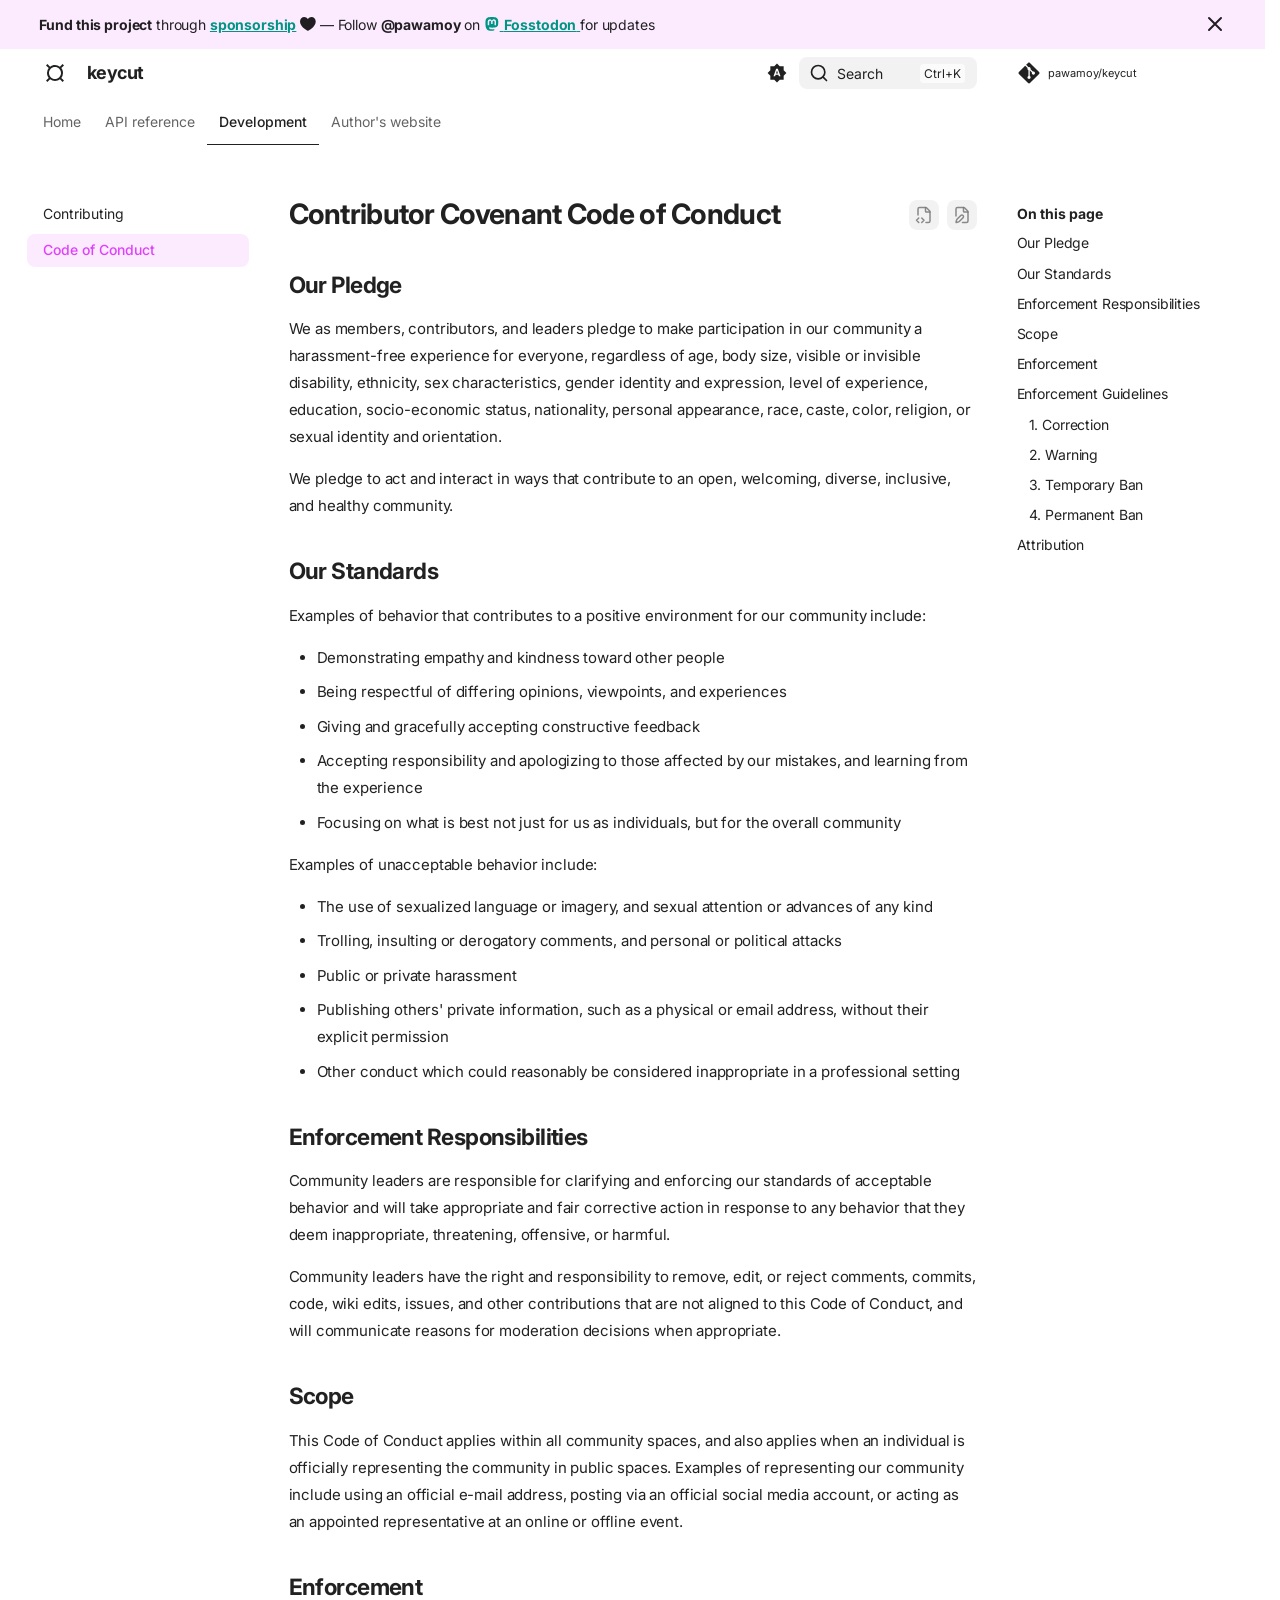
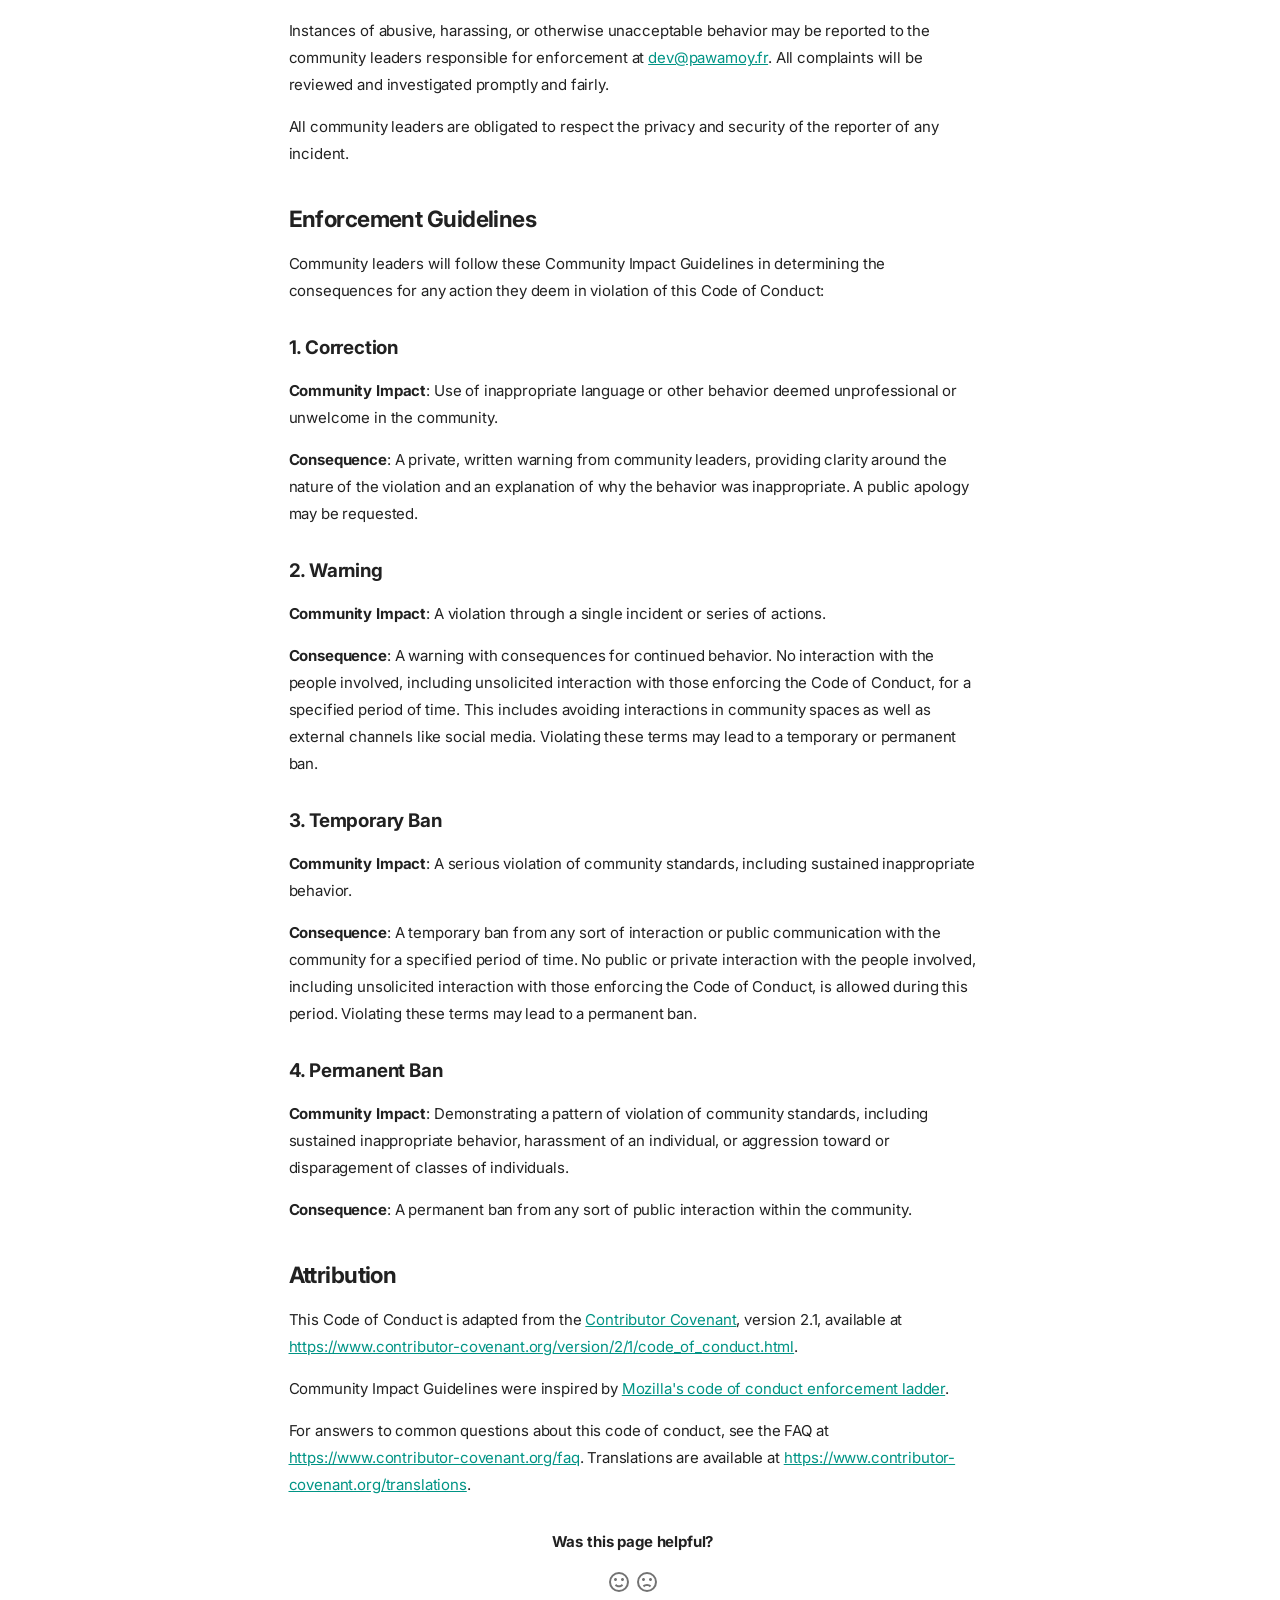
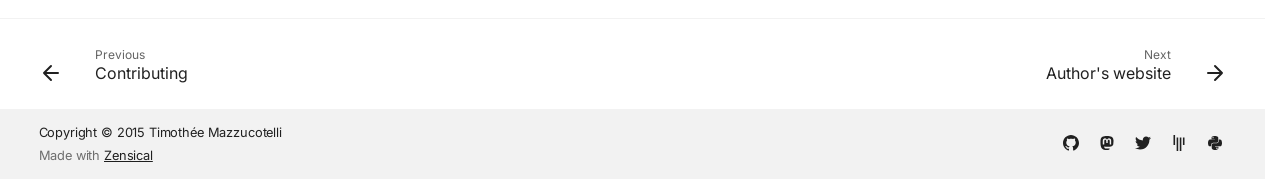
<file: code_of_conduct/index.html>
<!doctype html>
<html lang="en" class="no-js">
  <head>
    
      <meta charset="utf-8">
      <meta name="viewport" content="width=device-width,initial-scale=1">
      
        <meta name="description" content="A command line tool that helps you remembering ALL the numerous keyboard shortcuts of ALL your favorite programs.">
      
      
        <meta name="author" content="Timothée Mazzucotelli">
      
      
        <link rel="canonical" href="https://pawamoy.github.io/keycut/code_of_conduct/">
      
      
        <link rel="prev" href="../contributing/">
      
      
        <link rel="next" href="https://pawamoy.github.io">
      
      
        
      
      
      <link rel="icon" href="../assets/images/favicon.png">
      <meta name="generator" content="zensical-0.0.67">
    
    
      
        <title>Code of Conduct - keycut</title>
      
    
    
      
        
      
      <link rel="stylesheet" href="../assets/stylesheets/modern/main.4ae390e2.min.css">
      
        
          
        
        <link rel="stylesheet" href="../assets/stylesheets/modern/palette.96d1a7e4.min.css">
      
      


    
    
      
    
    
      
        
        
        <link rel="preconnect" href="https://fonts.gstatic.com" crossorigin>
        <link rel="stylesheet" href="https://fonts.googleapis.com/css?family=Inter:300,300i,400,400i,500,500i,700,700i%7CJetBrains+Mono:400,400i,700,700i&amp;display=fallback">
        <style>:root{--md-text-font:"Inter";--md-code-font:"JetBrains Mono"}</style>
      
    
    
      <link rel="stylesheet" href="../css/apidocs.css">
    
    <script>__md_scope=new URL("..",location),__md_scope.pathname.endsWith("/")||(__md_scope=new URL(__md_scope.pathname+"/",location)),__md_hash=e=>[...e].reduce(((e,t)=>(e<<5)-e+t.charCodeAt(0)),0),__md_get=(e,t=localStorage,_=__md_scope)=>JSON.parse(t.getItem(_.pathname+"."+e)),__md_set=(e,t,_=localStorage,a=__md_scope)=>{try{_.setItem(a.pathname+"."+e,JSON.stringify(t))}catch(e){}},document.documentElement.setAttribute("data-platform",navigator.platform)</script>
    
      
  


    
    
  </head>
  
  
    
    
      
    
    
    
    
    <body dir="ltr" data-md-color-scheme="default" data-md-color-primary="indigo" data-md-color-accent="indigo">
  
    
    <input class="md-toggle" data-md-toggle="drawer" type="checkbox" id="__drawer" autocomplete="off">
    <input class="md-toggle" data-md-toggle="search" type="checkbox" id="__search" autocomplete="off">
    <label class="md-overlay" for="__drawer" aria-label="Navigation"></label>
    <div data-md-component="skip">
      
        
        <a href="#contributor-covenant-code-of-conduct" class="md-skip">
          Skip to content
        </a>
      
    </div>
    <div data-md-component="announce">
      
        <aside class="md-banner">
          <div class="md-banner__inner md-grid md-typeset">
            
              <button class="md-banner__button md-icon" aria-label="Don't show this again">
                
                <svg xmlns="http://www.w3.org/2000/svg" fill="none" stroke="currentColor" stroke-linecap="round" stroke-linejoin="round" stroke-width="2" class="lucide lucide-x" viewBox="0 0 24 24"><path d="M18 6 6 18M6 6l12 12"/></svg>
              </button>
            
            
  <strong>Fund this project</strong> through
  <a href="https://github.com/sponsors/pawamoy"><strong>sponsorship</strong></a>
  <span class="twemoji heart pulse">
    <svg xmlns="http://www.w3.org/2000/svg" viewBox="0 0 16 16"><path d="M7.655 14.916zh-.002l-.006-.003-.018-.01a22 22 0 0 1-3.744-2.584C2.045 10.731 0 8.35 0 5.5 0 2.836 2.086 1 4.25 1 5.797 1 7.153 1.802 8 3.02 8.847 1.802 10.203 1 11.75 1 13.914 1 16 2.836 16 5.5c0 2.85-2.044 5.231-3.886 6.818a22 22 0 0 1-3.433 2.414 7 7 0 0 1-.31.17l-.018.01-.008.004a.75.75 0 0 1-.69 0"/></svg>
  </span> &mdash;
  Follow
  <strong>@pawamoy</strong> on
  <a rel="me" href="https://fosstodon.org/@pawamoy">
    <span class="twemoji mastodon">
      <svg xmlns="http://www.w3.org/2000/svg" viewBox="0 0 448 512"><!--! Font Awesome Free 7.3.1 by @fontawesome - https://fontawesome.com License - https://fontawesome.com/license/free (Icons: CC BY 4.0, Fonts: SIL OFL 1.1, Code: MIT License) Copyright 2026 Fonticons, Inc.--><path fill="currentColor" d="M433 179.1c0-97.2-63.7-125.7-63.7-125.7-62.5-28.7-228.6-28.4-290.5 0 0 0-63.7 28.5-63.7 125.7 0 115.7-6.6 259.4 105.6 289.1 40.5 10.7 75.3 13 103.3 11.4 50.8-2.8 79.3-18.1 79.3-18.1l-1.7-36.9s-36.3 11.4-77.1 10.1c-40.4-1.4-83-4.4-89.6-54-.6-4.6-.9-9.3-.9-13.9 85.6 20.9 158.7 9.1 178.7 6.7 56.1-6.7 105-41.3 111.2-72.9 9.8-49.8 9-121.5 9-121.5zm-75.1 125.2h-46.6V190.1c0-49.7-64-51.6-64 6.9v62.5H201V197c0-58.5-64-56.6-64-6.9v114.2H90.3c0-122.1-5.2-147.9 18.4-175 25.9-28.9 79.8-30.8 103.8 6.1l11.6 19.5 11.6-19.5c24.1-37.1 78.1-34.8 103.8-6.1 23.7 27.3 18.4 53 18.4 175"/></svg>
    </span>
    <strong>Fosstodon</strong>
  </a>
  for updates

          </div>
          
            <script>var el=document.querySelector("[data-md-component=announce]");if(el){var content=el.querySelector(".md-typeset");__md_hash(content.innerHTML)===__md_get("__announce")&&(el.hidden=!0)}</script>
          
        </aside>
      
    </div>
    
    
      

  

<header class="md-header md-header--shadow md-header--lifted" data-md-component="header">
  <nav class="md-header__inner md-grid" aria-label="Header">
    <a href="./.." title="keycut" class="md-header__button md-logo" aria-label="keycut" data-md-component="logo">
      
  
  <svg xmlns="http://www.w3.org/2000/svg" viewBox="0 0 24 24"><path d="M4.41 3 3 4.41 5.69 7.1A7.92 7.92 0 0 0 4 12c0 1.85.63 3.55 1.69 4.9L3 19.59 4.41 21l2.69-2.69A7.92 7.92 0 0 0 12 20c1.85 0 3.55-.63 4.9-1.69L19.59 21 21 19.59l-2.69-2.69A7.92 7.92 0 0 0 20 12c0-1.85-.63-3.55-1.69-4.9L21 4.41 19.59 3 16.9 5.69A7.92 7.92 0 0 0 12 4c-1.85 0-3.55.63-4.9 1.69zM12 6c3.31 0 6 2.69 6 6s-2.69 6-6 6-6-2.69-6-6 2.69-6 6-6"/></svg>

    </a>
    <label class="md-header__button md-icon" for="__drawer" aria-label="Navigation">
      
      <svg xmlns="http://www.w3.org/2000/svg" fill="none" stroke="currentColor" stroke-linecap="round" stroke-linejoin="round" stroke-width="2" class="lucide lucide-menu" viewBox="0 0 24 24"><path d="M4 5h16M4 12h16M4 19h16"/></svg>
    </label>
    <div class="md-header__title" data-md-component="header-title">
      <div class="md-header__ellipsis">
        <div class="md-header__topic">
          <span class="md-ellipsis">
            keycut
          </span>
        </div>
        <div class="md-header__topic" data-md-component="header-topic">
          <span class="md-ellipsis">
            
              Code of Conduct
            
          </span>
        </div>
      </div>
    </div>
    
      
        <form class="md-header__option" data-md-component="palette">
  
    
    
    
    <input class="md-option" data-md-color-media="(prefers-color-scheme)" data-md-color-scheme="default" data-md-color-primary="indigo" data-md-color-accent="indigo"  aria-label="Switch to light mode"  type="radio" name="__palette" id="__palette_0">
    
      <label class="md-header__button md-icon" title="Switch to light mode" for="__palette_1" hidden>
        <svg xmlns="http://www.w3.org/2000/svg" viewBox="0 0 24 24"><path d="m14.3 16-.7-2h-3.2l-.7 2H7.8L11 7h2l3.2 9zM20 8.69V4h-4.69L12 .69 8.69 4H4v4.69L.69 12 4 15.31V20h4.69L12 23.31 15.31 20H20v-4.69L23.31 12zm-9.15 3.96h2.3L12 9z"/></svg>
      </label>
    
  
    
    
    
    <input class="md-option" data-md-color-media="(prefers-color-scheme: light)" data-md-color-scheme="default" data-md-color-primary="teal" data-md-color-accent="purple"  aria-label="Switch to dark mode"  type="radio" name="__palette" id="__palette_1">
    
      <label class="md-header__button md-icon" title="Switch to dark mode" for="__palette_2" hidden>
        <svg xmlns="http://www.w3.org/2000/svg" viewBox="0 0 24 24"><path d="M12 7a5 5 0 0 1 5 5 5 5 0 0 1-5 5 5 5 0 0 1-5-5 5 5 0 0 1 5-5m0 2a3 3 0 0 0-3 3 3 3 0 0 0 3 3 3 3 0 0 0 3-3 3 3 0 0 0-3-3m0-7 2.39 3.42C13.65 5.15 12.84 5 12 5s-1.65.15-2.39.42zM3.34 7l4.16-.35A7.2 7.2 0 0 0 5.94 8.5c-.44.74-.69 1.5-.83 2.29zm.02 10 1.76-3.77a7.131 7.131 0 0 0 2.38 4.14zM20.65 7l-1.77 3.79a7.02 7.02 0 0 0-2.38-4.15zm-.01 10-4.14.36c.59-.51 1.12-1.14 1.54-1.86.42-.73.69-1.5.83-2.29zM12 22l-2.41-3.44c.74.27 1.55.44 2.41.44.82 0 1.63-.17 2.37-.44z"/></svg>
      </label>
    
  
    
    
    
    <input class="md-option" data-md-color-media="(prefers-color-scheme: dark)" data-md-color-scheme="slate" data-md-color-primary="black" data-md-color-accent="lime"  aria-label="Switch to system preference"  type="radio" name="__palette" id="__palette_2">
    
      <label class="md-header__button md-icon" title="Switch to system preference" for="__palette_0" hidden>
        <svg xmlns="http://www.w3.org/2000/svg" viewBox="0 0 24 24"><path d="m17.75 4.09-2.53 1.94.91 3.06-2.63-1.81-2.63 1.81.91-3.06-2.53-1.94L12.44 4l1.06-3 1.06 3zm3.5 6.91-1.64 1.25.59 1.98-1.7-1.17-1.7 1.17.59-1.98L15.75 11l2.06-.05L18.5 9l.69 1.95zm-2.28 4.95c.83-.08 1.72 1.1 1.19 1.85-.32.45-.66.87-1.08 1.27C15.17 23 8.84 23 4.94 19.07c-3.91-3.9-3.91-10.24 0-14.14.4-.4.82-.76 1.27-1.08.75-.53 1.93.36 1.85 1.19-.27 2.86.69 5.83 2.89 8.02a9.96 9.96 0 0 0 8.02 2.89m-1.64 2.02a12.08 12.08 0 0 1-7.8-3.47c-2.17-2.19-3.33-5-3.49-7.82-2.81 3.14-2.7 7.96.31 10.98 3.02 3.01 7.84 3.12 10.98.31"/></svg>
      </label>
    
  
</form>
      
    
    
      <script>var palette=__md_get("__palette");if(palette&&palette.color){if("(prefers-color-scheme)"===palette.color.media){var media=matchMedia("(prefers-color-scheme: light)"),input=document.querySelector(media.matches?"[data-md-color-media='(prefers-color-scheme: light)']":"[data-md-color-media='(prefers-color-scheme: dark)']");palette.color.media=input.getAttribute("data-md-color-media"),palette.color.scheme=input.getAttribute("data-md-color-scheme"),palette.color.primary=input.getAttribute("data-md-color-primary"),palette.color.accent=input.getAttribute("data-md-color-accent")}for(var[key,value]of Object.entries(palette.color))document.body.setAttribute("data-md-color-"+key,value)}</script>
    
    
    
      
      
        <label class="md-header__button md-icon" for="__search" aria-label="Search">
          
          <svg xmlns="http://www.w3.org/2000/svg" fill="none" stroke="currentColor" stroke-linecap="round" stroke-linejoin="round" stroke-width="2" class="lucide lucide-search" viewBox="0 0 24 24"><path d="m21 21-4.34-4.34"/><circle cx="11" cy="11" r="8"/></svg>
        </label>
        <div class="md-search" data-md-component="search" role="dialog" aria-label="Search">
  <button type="button" class="md-search__button">
    Search
  </button>
</div>
      
    
    <div class="md-header__source">
      
        <a href="https://github.com/pawamoy/keycut" title="Go to repository" class="md-source" data-md-component="source">
  <div class="md-source__icon md-icon">
    
    <svg xmlns="http://www.w3.org/2000/svg" viewBox="0 0 448 512"><!--! Font Awesome Free 7.3.1 by @fontawesome - https://fontawesome.com License - https://fontawesome.com/license/free (Icons: CC BY 4.0, Fonts: SIL OFL 1.1, Code: MIT License) Copyright 2026 Fonticons, Inc.--><path fill="currentColor" d="M439.6 236.1 244 40.5c-5.4-5.5-12.8-8.5-20.4-8.5s-15 3-20.4 8.4L162.5 81l51.5 51.5c27.1-9.1 52.7 16.8 43.4 43.7l49.7 49.7c34.2-11.8 61.2 31 35.5 56.7-26.5 26.5-70.2-2.9-56-37.3L240.3 199v121.9c25.3 12.5 22.3 41.8 9.1 55-6.4 6.4-15.2 10.1-24.3 10.1s-17.8-3.6-24.3-10.1c-17.6-17.6-11.1-46.9 11.2-56v-123c-20.8-8.5-24.6-30.7-18.6-45L142.6 101 8.5 235.1C3 240.6 0 247.9 0 255.5s3 15 8.5 20.4l195.6 195.7c5.4 5.4 12.7 8.4 20.4 8.4s15-3 20.4-8.4l194.7-194.7c5.4-5.4 8.4-12.8 8.4-20.4s-3-15-8.4-20.4"/></svg>
  </div>
  <div class="md-source__repository">
    pawamoy/keycut
  </div>
</a>
      
    </div>
  </nav>
  
    
      
<nav class="md-tabs" aria-label="Tabs" data-md-component="tabs">
  <div class="md-grid">
    <ul class="md-tabs__list">
      
        
  
  
  
  
    
      
      
        
          
        
      
        
      
        
      
        
      
    
    
    
    
      <li class="md-tabs__item">
        <a href="./.." class="md-tabs__link">
          
  
  Home

        </a>
      </li>
    
  

      
        
  
  
  
  
    <li class="md-tabs__item">
      <a href="../reference/api/" class="md-tabs__link">
        
  
  API reference

      </a>
    </li>
  

      
        
  
  
  
    
  
  
    
      
      
        
      
        
      
    
    
    
    
      <li class="md-tabs__item md-tabs__item--active">
        <a href="../contributing/" class="md-tabs__link">
          
  
  Development

        </a>
      </li>
    
  

      
        
  
  
  
  
    <li class="md-tabs__item">
      <a href="https://pawamoy.github.io" class="md-tabs__link">
        
  
  Author's website

      </a>
    </li>
  

      
    </ul>
  </div>
</nav>
    
  
</header>
    
    <div class="md-container" data-md-component="container">
      
      
        
      
      <main class="md-main" data-md-component="main">
        <div class="md-main__inner md-grid">
          
            
              
              <div class="md-sidebar md-sidebar--primary" data-md-component="sidebar" data-md-type="navigation" >
                <div class="md-sidebar__scrollwrap">
                  <div class="md-sidebar__inner">
                    


  


<nav class="md-nav md-nav--primary md-nav--lifted" aria-label="Navigation" data-md-level="0">
  <label class="md-nav__title" for="__drawer">
    <a href="./.." title="keycut" class="md-nav__button md-logo" aria-label="keycut" data-md-component="logo">
      
  
  <svg xmlns="http://www.w3.org/2000/svg" viewBox="0 0 24 24"><path d="M4.41 3 3 4.41 5.69 7.1A7.92 7.92 0 0 0 4 12c0 1.85.63 3.55 1.69 4.9L3 19.59 4.41 21l2.69-2.69A7.92 7.92 0 0 0 12 20c1.85 0 3.55-.63 4.9-1.69L19.59 21 21 19.59l-2.69-2.69A7.92 7.92 0 0 0 20 12c0-1.85-.63-3.55-1.69-4.9L21 4.41 19.59 3 16.9 5.69A7.92 7.92 0 0 0 12 4c-1.85 0-3.55.63-4.9 1.69zM12 6c3.31 0 6 2.69 6 6s-2.69 6-6 6-6-2.69-6-6 2.69-6 6-6"/></svg>

    </a>
    keycut
  </label>
  
    <div class="md-nav__source">
      <a href="https://github.com/pawamoy/keycut" title="Go to repository" class="md-source" data-md-component="source">
  <div class="md-source__icon md-icon">
    
    <svg xmlns="http://www.w3.org/2000/svg" viewBox="0 0 448 512"><!--! Font Awesome Free 7.3.1 by @fontawesome - https://fontawesome.com License - https://fontawesome.com/license/free (Icons: CC BY 4.0, Fonts: SIL OFL 1.1, Code: MIT License) Copyright 2026 Fonticons, Inc.--><path fill="currentColor" d="M439.6 236.1 244 40.5c-5.4-5.5-12.8-8.5-20.4-8.5s-15 3-20.4 8.4L162.5 81l51.5 51.5c27.1-9.1 52.7 16.8 43.4 43.7l49.7 49.7c34.2-11.8 61.2 31 35.5 56.7-26.5 26.5-70.2-2.9-56-37.3L240.3 199v121.9c25.3 12.5 22.3 41.8 9.1 55-6.4 6.4-15.2 10.1-24.3 10.1s-17.8-3.6-24.3-10.1c-17.6-17.6-11.1-46.9 11.2-56v-123c-20.8-8.5-24.6-30.7-18.6-45L142.6 101 8.5 235.1C3 240.6 0 247.9 0 255.5s3 15 8.5 20.4l195.6 195.7c5.4 5.4 12.7 8.4 20.4 8.4s15-3 20.4-8.4l194.7-194.7c5.4-5.4 8.4-12.8 8.4-20.4s-3-15-8.4-20.4"/></svg>
  </div>
  <div class="md-source__repository">
    pawamoy/keycut
  </div>
</a>
    </div>
  
  <ul class="md-nav__list" data-md-scrollfix>
    
      
      
  
  
  
  
    
    
      
        
          
        
      
        
      
        
      
        
      
    
    
    
      
      
        
      
    
    
    <li class="md-nav__item md-nav__item--nested">
      
        
        
        <input class="md-nav__toggle md-toggle " type="checkbox" id="__nav_1" >
        
          
          <div class="md-nav__link md-nav__container">
            <a href="./.." class="md-nav__link ">
              
  
  
  <span class="md-ellipsis">
    
  
  Home

    
  </span>
  
  

            </a>
            
              
              <label class="md-nav__link " for="__nav_1" id="__nav_1_label" tabindex="0">
                <span class="md-nav__icon md-icon"></span>
              </label>
            
          </div>
        
        
          <nav class="md-nav" data-md-level="1" aria-labelledby="__nav_1_label" aria-expanded="false">
            <label class="md-nav__title" for="__nav_1">
              <span class="md-nav__icon md-icon"></span>
              
  
  Home

            </label>
            <ul class="md-nav__list" data-md-scrollfix>
              
                
              
                
                  
  
  
  
  
    <li class="md-nav__item">
      <a href="../changelog/" class="md-nav__link">
        
  
  
  <span class="md-ellipsis">
    
  
  Changelog

    
  </span>
  
  

      </a>
    </li>
  

                
              
                
                  
  
  
  
  
    <li class="md-nav__item">
      <a href="../credits.md" class="md-nav__link">
        
  
  
  <span class="md-ellipsis">
    
  
  Credits

    
  </span>
  
  

      </a>
    </li>
  

                
              
                
                  
  
  
  
  
    <li class="md-nav__item">
      <a href="../license/" class="md-nav__link">
        
  
  
  <span class="md-ellipsis">
    
  
  License

    
  </span>
  
  

      </a>
    </li>
  

                
              
            </ul>
          </nav>
        
      
    </li>
  

    
      
      
  
  
  
  
    <li class="md-nav__item">
      <a href="../reference/api/" class="md-nav__link">
        
  
  
  <span class="md-ellipsis">
    
  
  API reference

    
  </span>
  
  

      </a>
    </li>
  

    
      
      
  
  
    
  
  
  
    
    
      
        
      
        
      
    
    
    
      
        
        
      
      
        
      
    
    
    <li class="md-nav__item md-nav__item--active md-nav__item--section md-nav__item--nested">
      
        
        
        <input class="md-nav__toggle md-toggle " type="checkbox" id="__nav_3" checked>
        
          
          <label class="md-nav__link" for="__nav_3" id="__nav_3_label" tabindex="">
            
  
  
  <span class="md-ellipsis">
    
  
  Development

    
  </span>
  
  

            <span class="md-nav__icon md-icon"></span>
          </label>
        
        
          <nav class="md-nav" data-md-level="1" aria-labelledby="__nav_3_label" aria-expanded="true">
            <label class="md-nav__title" for="__nav_3">
              <span class="md-nav__icon md-icon"></span>
              
  
  Development

            </label>
            <ul class="md-nav__list" data-md-scrollfix>
              
                
                  
  
  
  
  
    <li class="md-nav__item">
      <a href="../contributing/" class="md-nav__link">
        
  
  
  <span class="md-ellipsis">
    
  
  Contributing

    
  </span>
  
  

      </a>
    </li>
  

                
              
                
                  
  
  
    
  
  
  
    <li class="md-nav__item md-nav__item--active">
      
      
      
      
        
      
      
        <label class="md-nav__link md-nav__link--active" for="__toc">
          
  
  
  <span class="md-ellipsis">
    
  
  Code of Conduct

    
  </span>
  
  

          <span class="md-nav__icon md-icon"></span>
        </label>
      
      <a href="././" class="md-nav__link md-nav__link--active">
        
  
  
  <span class="md-ellipsis">
    
  
  Code of Conduct

    
  </span>
  
  

      </a>
      
        


<nav class="md-nav md-nav--secondary" aria-label="On this page">
  
  
  
    
  
  
    <label class="md-nav__title" for="__toc">
      <span class="md-nav__icon md-icon"></span>
      On this page
    </label>
    <ul class="md-nav__list" data-md-component="toc" data-md-scrollfix>
      
        <li class="md-nav__item">
  <a href="#our-pledge" class="md-nav__link">
    <span class="md-ellipsis">
      <span class="md-typeset">
        Our Pledge
      </span>
    </span>
  </a>
  
</li>
      
        <li class="md-nav__item">
  <a href="#our-standards" class="md-nav__link">
    <span class="md-ellipsis">
      <span class="md-typeset">
        Our Standards
      </span>
    </span>
  </a>
  
</li>
      
        <li class="md-nav__item">
  <a href="#enforcement-responsibilities" class="md-nav__link">
    <span class="md-ellipsis">
      <span class="md-typeset">
        Enforcement Responsibilities
      </span>
    </span>
  </a>
  
</li>
      
        <li class="md-nav__item">
  <a href="#scope" class="md-nav__link">
    <span class="md-ellipsis">
      <span class="md-typeset">
        Scope
      </span>
    </span>
  </a>
  
</li>
      
        <li class="md-nav__item">
  <a href="#enforcement" class="md-nav__link">
    <span class="md-ellipsis">
      <span class="md-typeset">
        Enforcement
      </span>
    </span>
  </a>
  
</li>
      
        <li class="md-nav__item">
  <a href="#enforcement-guidelines" class="md-nav__link">
    <span class="md-ellipsis">
      <span class="md-typeset">
        Enforcement Guidelines
      </span>
    </span>
  </a>
  
    <nav class="md-nav" aria-label="Enforcement Guidelines">
      <ul class="md-nav__list">
        
          <li class="md-nav__item">
  <a href="#1-correction" class="md-nav__link">
    <span class="md-ellipsis">
      <span class="md-typeset">
        1. Correction
      </span>
    </span>
  </a>
  
</li>
        
          <li class="md-nav__item">
  <a href="#2-warning" class="md-nav__link">
    <span class="md-ellipsis">
      <span class="md-typeset">
        2. Warning
      </span>
    </span>
  </a>
  
</li>
        
          <li class="md-nav__item">
  <a href="#3-temporary-ban" class="md-nav__link">
    <span class="md-ellipsis">
      <span class="md-typeset">
        3. Temporary Ban
      </span>
    </span>
  </a>
  
</li>
        
          <li class="md-nav__item">
  <a href="#4-permanent-ban" class="md-nav__link">
    <span class="md-ellipsis">
      <span class="md-typeset">
        4. Permanent Ban
      </span>
    </span>
  </a>
  
</li>
        
      </ul>
    </nav>
  
</li>
      
        <li class="md-nav__item">
  <a href="#attribution" class="md-nav__link">
    <span class="md-ellipsis">
      <span class="md-typeset">
        Attribution
      </span>
    </span>
  </a>
  
</li>
      
    </ul>
  
</nav>
      
    </li>
  

                
              
            </ul>
          </nav>
        
      
    </li>
  

    
      
      
  
  
  
  
    <li class="md-nav__item">
      <a href="https://pawamoy.github.io" class="md-nav__link">
        
  
  
  <span class="md-ellipsis">
    
  
  Author's website

    
  </span>
  
  

      </a>
    </li>
  

    
  </ul>
</nav>
                  </div>
                </div>
              </div>
            
            
              
              <div class="md-sidebar md-sidebar--secondary" data-md-component="sidebar" data-md-type="toc" >
                <div class="md-sidebar__scrollwrap">
                  
                    
                    
                    
                      
                    
                    
                      <input class="md-nav__toggle md-toggle" type="checkbox" id="__toc">
                      <div class="md-sidebar-button__wrapper">
                        <label class="md-sidebar-button" for="__toc"></label>
                      </div>
                    
                  
                  <div class="md-sidebar__inner">
                    


<nav class="md-nav md-nav--secondary" aria-label="On this page">
  
  
  
    
  
  
    <label class="md-nav__title" for="__toc">
      <span class="md-nav__icon md-icon"></span>
      On this page
    </label>
    <ul class="md-nav__list" data-md-component="toc" data-md-scrollfix>
      
        <li class="md-nav__item">
  <a href="#our-pledge" class="md-nav__link">
    <span class="md-ellipsis">
      <span class="md-typeset">
        Our Pledge
      </span>
    </span>
  </a>
  
</li>
      
        <li class="md-nav__item">
  <a href="#our-standards" class="md-nav__link">
    <span class="md-ellipsis">
      <span class="md-typeset">
        Our Standards
      </span>
    </span>
  </a>
  
</li>
      
        <li class="md-nav__item">
  <a href="#enforcement-responsibilities" class="md-nav__link">
    <span class="md-ellipsis">
      <span class="md-typeset">
        Enforcement Responsibilities
      </span>
    </span>
  </a>
  
</li>
      
        <li class="md-nav__item">
  <a href="#scope" class="md-nav__link">
    <span class="md-ellipsis">
      <span class="md-typeset">
        Scope
      </span>
    </span>
  </a>
  
</li>
      
        <li class="md-nav__item">
  <a href="#enforcement" class="md-nav__link">
    <span class="md-ellipsis">
      <span class="md-typeset">
        Enforcement
      </span>
    </span>
  </a>
  
</li>
      
        <li class="md-nav__item">
  <a href="#enforcement-guidelines" class="md-nav__link">
    <span class="md-ellipsis">
      <span class="md-typeset">
        Enforcement Guidelines
      </span>
    </span>
  </a>
  
    <nav class="md-nav" aria-label="Enforcement Guidelines">
      <ul class="md-nav__list">
        
          <li class="md-nav__item">
  <a href="#1-correction" class="md-nav__link">
    <span class="md-ellipsis">
      <span class="md-typeset">
        1. Correction
      </span>
    </span>
  </a>
  
</li>
        
          <li class="md-nav__item">
  <a href="#2-warning" class="md-nav__link">
    <span class="md-ellipsis">
      <span class="md-typeset">
        2. Warning
      </span>
    </span>
  </a>
  
</li>
        
          <li class="md-nav__item">
  <a href="#3-temporary-ban" class="md-nav__link">
    <span class="md-ellipsis">
      <span class="md-typeset">
        3. Temporary Ban
      </span>
    </span>
  </a>
  
</li>
        
          <li class="md-nav__item">
  <a href="#4-permanent-ban" class="md-nav__link">
    <span class="md-ellipsis">
      <span class="md-typeset">
        4. Permanent Ban
      </span>
    </span>
  </a>
  
</li>
        
      </ul>
    </nav>
  
</li>
      
        <li class="md-nav__item">
  <a href="#attribution" class="md-nav__link">
    <span class="md-ellipsis">
      <span class="md-typeset">
        Attribution
      </span>
    </span>
  </a>
  
</li>
      
    </ul>
  
</nav>
                  </div>
                </div>
              </div>
            
          
          
            <div class="md-content" data-md-component="content">
              
                




              
              <article class="md-content__inner md-typeset">
                
                  

  
    <a href="https://github.com/pawamoy/keycut/edit/main/docs/code_of_conduct.md" title="Edit this page" class="md-content__button md-icon" rel="edit">
      
      <svg xmlns="http://www.w3.org/2000/svg" fill="none" stroke="currentColor" stroke-linecap="round" stroke-linejoin="round" stroke-width="2" class="lucide lucide-file-pen" viewBox="0 0 24 24"><path d="M12.659 22H18a2 2 0 0 0 2-2V8a2.4 2.4 0 0 0-.706-1.706l-3.588-3.588A2.4 2.4 0 0 0 14 2H6a2 2 0 0 0-2 2v9.34"/><path d="M14 2v5a1 1 0 0 0 1 1h5M10.378 12.622a1 1 0 0 1 3 3.003L8.36 20.637a2 2 0 0 1-.854.506l-2.867.837a.5.5 0 0 1-.62-.62l.836-2.869a2 2 0 0 1 .506-.853z"/></svg>
    </a>
  
  
    
      
    
    <a href="https://github.com/pawamoy/keycut/raw/main/docs/code_of_conduct.md" title="View source of this page" class="md-content__button md-icon">
      
      <svg xmlns="http://www.w3.org/2000/svg" fill="none" stroke="currentColor" stroke-linecap="round" stroke-linejoin="round" stroke-width="2" class="lucide lucide-file-code-2" viewBox="0 0 24 24"><path d="M4 12.15V4a2 2 0 0 1 2-2h8a2.4 2.4 0 0 1 1.706.706l3.588 3.588A2.4 2.4 0 0 1 20 8v12a2 2 0 0 1-2 2h-3.35"/><path d="M14 2v5a1 1 0 0 0 1 1h5M5 16l-3 3 3 3M9 22l3-3-3-3"/></svg>
    </a>
  


<h1 id="contributor-covenant-code-of-conduct">Contributor Covenant Code of Conduct<a class="headerlink" href="#contributor-covenant-code-of-conduct" title="Permanent link">¤</a></h1>
<h2 id="our-pledge">Our Pledge<a class="headerlink" href="#our-pledge" title="Permanent link">¤</a></h2>
<p>We as members, contributors, and leaders pledge to make participation in our community a harassment-free experience for everyone, regardless of age, body size, visible or invisible disability, ethnicity, sex characteristics, gender identity and expression, level of experience, education, socio-economic status, nationality, personal appearance, race, caste, color, religion, or sexual identity and orientation.</p>
<p>We pledge to act and interact in ways that contribute to an open, welcoming, diverse, inclusive, and healthy community.</p>
<h2 id="our-standards">Our Standards<a class="headerlink" href="#our-standards" title="Permanent link">¤</a></h2>
<p>Examples of behavior that contributes to a positive environment for our community include:</p>
<ul>
<li>Demonstrating empathy and kindness toward other people</li>
<li>Being respectful of differing opinions, viewpoints, and experiences</li>
<li>Giving and gracefully accepting constructive feedback</li>
<li>Accepting responsibility and apologizing to those affected by our mistakes, and learning from the experience</li>
<li>Focusing on what is best not just for us as individuals, but for the overall community</li>
</ul>
<p>Examples of unacceptable behavior include:</p>
<ul>
<li>The use of sexualized language or imagery, and sexual attention or advances of any kind</li>
<li>Trolling, insulting or derogatory comments, and personal or political attacks</li>
<li>Public or private harassment</li>
<li>Publishing others' private information, such as a physical or email address, without their explicit permission</li>
<li>Other conduct which could reasonably be considered inappropriate in a professional setting</li>
</ul>
<h2 id="enforcement-responsibilities">Enforcement Responsibilities<a class="headerlink" href="#enforcement-responsibilities" title="Permanent link">¤</a></h2>
<p>Community leaders are responsible for clarifying and enforcing our standards of acceptable behavior and will take appropriate and fair corrective action in response to any behavior that they deem inappropriate, threatening, offensive, or harmful.</p>
<p>Community leaders have the right and responsibility to remove, edit, or reject comments, commits, code, wiki edits, issues, and other contributions that are not aligned to this Code of Conduct, and will communicate reasons for moderation decisions when appropriate.</p>
<h2 id="scope">Scope<a class="headerlink" href="#scope" title="Permanent link">¤</a></h2>
<p>This Code of Conduct applies within all community spaces, and also applies when an individual is officially representing the community in public spaces. Examples of representing our community include using an official e-mail address, posting via an official social media account, or acting as an appointed representative at an online or offline event.</p>
<h2 id="enforcement">Enforcement<a class="headerlink" href="#enforcement" title="Permanent link">¤</a></h2>
<p>Instances of abusive, harassing, or otherwise unacceptable behavior may be reported to the community leaders responsible for enforcement at <a href="&#109;&#97;&#105;&#108;&#116;&#111;&#58;&#100;&#101;&#118;&#64;&#112;&#97;&#119;&#97;&#109;&#111;&#121;&#46;&#102;&#114;">&#100;&#101;&#118;&#64;&#112;&#97;&#119;&#97;&#109;&#111;&#121;&#46;&#102;&#114;</a>. All complaints will be reviewed and investigated promptly and fairly.</p>
<p>All community leaders are obligated to respect the privacy and security of the reporter of any incident.</p>
<h2 id="enforcement-guidelines">Enforcement Guidelines<a class="headerlink" href="#enforcement-guidelines" title="Permanent link">¤</a></h2>
<p>Community leaders will follow these Community Impact Guidelines in determining the consequences for any action they deem in violation of this Code of Conduct:</p>
<h3 id="1-correction">1. Correction<a class="headerlink" href="#1-correction" title="Permanent link">¤</a></h3>
<p><strong>Community Impact</strong>: Use of inappropriate language or other behavior deemed unprofessional or unwelcome in the community.</p>
<p><strong>Consequence</strong>: A private, written warning from community leaders, providing clarity around the nature of the violation and an explanation of why the behavior was inappropriate. A public apology may be requested.</p>
<h3 id="2-warning">2. Warning<a class="headerlink" href="#2-warning" title="Permanent link">¤</a></h3>
<p><strong>Community Impact</strong>: A violation through a single incident or series of actions.</p>
<p><strong>Consequence</strong>: A warning with consequences for continued behavior. No interaction with the people involved, including unsolicited interaction with those enforcing the Code of Conduct, for a specified period of time. This includes avoiding interactions in community spaces as well as external channels like social media. Violating these terms may lead to a temporary or permanent ban.</p>
<h3 id="3-temporary-ban">3. Temporary Ban<a class="headerlink" href="#3-temporary-ban" title="Permanent link">¤</a></h3>
<p><strong>Community Impact</strong>: A serious violation of community standards, including sustained inappropriate behavior.</p>
<p><strong>Consequence</strong>: A temporary ban from any sort of interaction or public communication with the community for a specified period of time. No public or private interaction with the people involved, including unsolicited interaction with those enforcing the Code of Conduct, is allowed during this period. Violating these terms may lead to a permanent ban.</p>
<h3 id="4-permanent-ban">4. Permanent Ban<a class="headerlink" href="#4-permanent-ban" title="Permanent link">¤</a></h3>
<p><strong>Community Impact</strong>: Demonstrating a pattern of violation of community standards, including sustained inappropriate behavior, harassment of an individual, or aggression toward or disparagement of classes of individuals.</p>
<p><strong>Consequence</strong>: A permanent ban from any sort of public interaction within the community.</p>
<h2 id="attribution">Attribution<a class="headerlink" href="#attribution" title="Permanent link">¤</a></h2>
<p>This Code of Conduct is adapted from the <a href="https://www.contributor-covenant.org">Contributor Covenant</a>, version 2.1, available at <a href="https://www.contributor-covenant.org/version/2/1/code_of_conduct.html">https://www.contributor-covenant.org/version/2/1/code_of_conduct.html</a>.</p>
<p>Community Impact Guidelines were inspired by <a href="https://github.com/mozilla/diversity">Mozilla's code of conduct enforcement ladder</a>.</p>
<p>For answers to common questions about this code of conduct, see the FAQ at <a href="https://www.contributor-covenant.org/faq">https://www.contributor-covenant.org/faq</a>. Translations are available at <a href="https://www.contributor-covenant.org/translations">https://www.contributor-covenant.org/translations</a>.</p>











  



  <form class="md-feedback" name="feedback" hidden>
    <fieldset>
      <legend class="md-feedback__title">
        Was this page helpful?
      </legend>
      <div class="md-feedback__inner">
        <div class="md-feedback__list">
          
            <button class="md-feedback__icon md-icon" type="submit" title="This page was helpful" data-md-value="1">
              <svg xmlns="http://www.w3.org/2000/svg" viewBox="0 0 24 24"><path d="M20 12a8 8 0 0 0-8-8 8 8 0 0 0-8 8 8 8 0 0 0 8 8 8 8 0 0 0 8-8m2 0a10 10 0 0 1-10 10A10 10 0 0 1 2 12 10 10 0 0 1 12 2a10 10 0 0 1 10 10M10 9.5c0 .8-.7 1.5-1.5 1.5S7 10.3 7 9.5 7.7 8 8.5 8s1.5.7 1.5 1.5m7 0c0 .8-.7 1.5-1.5 1.5S14 10.3 14 9.5 14.7 8 15.5 8s1.5.7 1.5 1.5m-5 7.73c-1.75 0-3.29-.73-4.19-1.81L9.23 14c.45.72 1.52 1.23 2.77 1.23s2.32-.51 2.77-1.23l1.42 1.42c-.9 1.08-2.44 1.81-4.19 1.81"/></svg>
            </button>
          
            <button class="md-feedback__icon md-icon" type="submit" title="This page could be improved" data-md-value="0">
              <svg xmlns="http://www.w3.org/2000/svg" viewBox="0 0 24 24"><path d="M20 12a8 8 0 0 0-8-8 8 8 0 0 0-8 8 8 8 0 0 0 8 8 8 8 0 0 0 8-8m2 0a10 10 0 0 1-10 10A10 10 0 0 1 2 12 10 10 0 0 1 12 2a10 10 0 0 1 10 10m-6.5-4c.8 0 1.5.7 1.5 1.5s-.7 1.5-1.5 1.5-1.5-.7-1.5-1.5.7-1.5 1.5-1.5M10 9.5c0 .8-.7 1.5-1.5 1.5S7 10.3 7 9.5 7.7 8 8.5 8s1.5.7 1.5 1.5m2 4.5c1.75 0 3.29.72 4.19 1.81l-1.42 1.42C14.32 16.5 13.25 16 12 16s-2.32.5-2.77 1.23l-1.42-1.42C8.71 14.72 10.25 14 12 14"/></svg>
            </button>
          
        </div>
        <div class="md-feedback__note">
          
            <div data-md-value="1" hidden>
              
              
                
              
              
              
                
                
              
              Thank you for your feedback!
            </div>
          
            <div data-md-value="0" hidden>
              
              
                
              
              
              
                
                
              
              Let us know how we can improve this page.
            </div>
          
        </div>
      </div>
    </fieldset>
  </form>

<!-- Giscus -->
<!-- https://zensical.org/docs/setup/comment-system/#giscus-integration -->
<div id="feedback" style="display: none;">
    <h2 id="__comments">Feedback</h2>
    <script src="https://giscus.app/client.js"
        data-repo="pawamoy/keycut"
        data-repo-id="MDEwOlJlcG9zaXRvcnkzMzE0Mzk3OA=="
        data-category="Documentation"
        data-category-id="REPLACE WITH DISCUSSION CATEGORY ID"
        data-mapping="pathname"
        data-strict="1"
        data-reactions-enabled="0"
        data-emit-metadata="0"
        data-input-position="top"
        data-theme="preferred_color_scheme"
        data-lang="en"
        data-loading="lazy"
        crossorigin="anonymous"
        async>
    </script>

    <!-- Synchronize Giscus theme with palette -->
    <script>
        var giscus = document.querySelector("script[src*=giscus]")

        // Set palette on initial load
        var palette = __md_get("__palette")
        if (palette && typeof palette.color === "object") {
            var theme = palette.color.scheme === "slate"
                ? "transparent_dark"
                : "light"

            // Instruct Giscus to set theme
            giscus.setAttribute("data-theme", theme)
        }

        // Register event handlers after documented loaded
        document.addEventListener("DOMContentLoaded", function() {
            var ref = document.querySelector("[data-md-component=palette]")
            ref.addEventListener("change", function() {
                var palette = __md_get("__palette")
                if (palette && typeof palette.color === "object") {
                    var theme = palette.color.scheme === "slate"
                        ? "transparent_dark"
                        : "light"

                    // Instruct Giscus to change theme
                    var frame = document.querySelector(".giscus-frame")
                    frame.contentWindow.postMessage(
                        { giscus: { setConfig: { theme } } },
                        "https://giscus.app"
                    )
                }
            })
        })
    </script>
</div>
                
              </article>
            </div>
          
          
  <script>var tabs=__md_get("__tabs");if(Array.isArray(tabs))e:for(var set of document.querySelectorAll(".tabbed-set")){var labels=set.querySelector(".tabbed-labels");for(var tab of tabs)for(var label of labels.getElementsByTagName("label"))if(label.innerText.trim()===tab){var input=document.getElementById(label.htmlFor);input.checked=!0;continue e}}</script>

<script>var target=document.getElementById(location.hash.slice(1));target&&target.name&&(target.checked=target.name.startsWith("__tabbed_"))</script>
        </div>
        
          <button type="button" class="md-top md-icon" data-md-component="top" hidden>
  
  <svg xmlns="http://www.w3.org/2000/svg" fill="none" stroke="currentColor" stroke-linecap="round" stroke-linejoin="round" stroke-width="2" class="lucide lucide-circle-arrow-up" viewBox="0 0 24 24"><circle cx="12" cy="12" r="10"/><path d="m16 12-4-4-4 4M12 16V8"/></svg>
  Back to top
</button>
        
      </main>
      
        <footer class="md-footer">
  
    
      
      <nav class="md-footer__inner md-grid" aria-label="Footer" >
        
          
          <a href="../contributing/" class="md-footer__link md-footer__link--prev" aria-label="Previous: Contributing">
            <div class="md-footer__button md-icon">
              
              <svg xmlns="http://www.w3.org/2000/svg" fill="none" stroke="currentColor" stroke-linecap="round" stroke-linejoin="round" stroke-width="2" class="lucide lucide-arrow-left" viewBox="0 0 24 24"><path d="m12 19-7-7 7-7M19 12H5"/></svg>
            </div>
            <div class="md-footer__title">
              <span class="md-footer__direction">
                Previous
              </span>
              <div class="md-ellipsis">
                Contributing
              </div>
            </div>
          </a>
        
        
          
          <a href="https://pawamoy.github.io" class="md-footer__link md-footer__link--next" aria-label="Next: Author&#x27;s website">
            <div class="md-footer__title">
              <span class="md-footer__direction">
                Next
              </span>
              <div class="md-ellipsis">
                Author's website
              </div>
            </div>
            <div class="md-footer__button md-icon">
              
              <svg xmlns="http://www.w3.org/2000/svg" fill="none" stroke="currentColor" stroke-linecap="round" stroke-linejoin="round" stroke-width="2" class="lucide lucide-arrow-right" viewBox="0 0 24 24"><path d="M5 12h14M12 5l7 7-7 7"/></svg>
            </div>
          </a>
        
      </nav>
    
  
  <div class="md-footer-meta md-typeset">
    <div class="md-footer-meta__inner md-grid">
      <div class="md-copyright">
  
    <div class="md-copyright__highlight">
      Copyright &copy; 2015 Timothée Mazzucotelli
    </div>
  
  
    Made with
    <a href="https://zensical.org/" target="_blank" rel="noopener">
      Zensical
    </a>
  
</div>
      
        
<div class="md-social">
  
    
    
    
    
      
      
    
    <a href="https://github.com/pawamoy" target="_blank" rel="noopener" title="github.com" class="md-social__link">
      <svg xmlns="http://www.w3.org/2000/svg" viewBox="0 0 512 512"><!--! Font Awesome Free 7.3.1 by @fontawesome - https://fontawesome.com License - https://fontawesome.com/license/free (Icons: CC BY 4.0, Fonts: SIL OFL 1.1, Code: MIT License) Copyright 2026 Fonticons, Inc.--><path fill="currentColor" d="M216.5 362.5c-66-8-112.5-55.5-112.5-117 0-25 9-52 24-70-6.5-16.5-5.5-51.5 2-66 20-2.5 47 8 63 22.5 19-6 39-9 63.5-9s44.5 3 62.5 8.5c15.5-14 43-24.5 63-22 7 13.5 8 48.5 1.5 65.5 16 19 24.5 44.5 24.5 70.5 0 61.5-46.5 108-113.5 116.5 17 11 28.5 35 28.5 62.5v52c0 15 12.5 23.5 27.5 17.5C441 459.5 512 369 512 257 512 115.5 397 0 255.5 0S0 115.5 0 257c0 111 70.5 203 165.5 237.5 13.5 5 26.5-4 26.5-17.5v-40c-7 3-16 5-24 5-33 0-52.5-18-66.5-51.5-5.5-13.5-11.5-21.5-23-23-6-.5-8-3-8-6 0-6 10-10.5 20-10.5 14.5 0 27 9 40 27.5 10 14.5 20.5 21 33 21s20.5-4.5 32-16c8.5-8.5 15-16 21-21"/></svg>
    </a>
  
    
    
      
    
    
    
      
      
    
    <a href="https://fosstodon.org/@pawamoy" target="_blank" rel="noopener me" title="fosstodon.org" class="md-social__link">
      <svg xmlns="http://www.w3.org/2000/svg" viewBox="0 0 448 512"><!--! Font Awesome Free 7.3.1 by @fontawesome - https://fontawesome.com License - https://fontawesome.com/license/free (Icons: CC BY 4.0, Fonts: SIL OFL 1.1, Code: MIT License) Copyright 2026 Fonticons, Inc.--><path fill="currentColor" d="M433 179.1c0-97.2-63.7-125.7-63.7-125.7-62.5-28.7-228.6-28.4-290.5 0 0 0-63.7 28.5-63.7 125.7 0 115.7-6.6 259.4 105.6 289.1 40.5 10.7 75.3 13 103.3 11.4 50.8-2.8 79.3-18.1 79.3-18.1l-1.7-36.9s-36.3 11.4-77.1 10.1c-40.4-1.4-83-4.4-89.6-54-.6-4.6-.9-9.3-.9-13.9 85.6 20.9 158.7 9.1 178.7 6.7 56.1-6.7 105-41.3 111.2-72.9 9.8-49.8 9-121.5 9-121.5zm-75.1 125.2h-46.6V190.1c0-49.7-64-51.6-64 6.9v62.5H201V197c0-58.5-64-56.6-64-6.9v114.2H90.3c0-122.1-5.2-147.9 18.4-175 25.9-28.9 79.8-30.8 103.8 6.1l11.6 19.5 11.6-19.5c24.1-37.1 78.1-34.8 103.8-6.1 23.7 27.3 18.4 53 18.4 175"/></svg>
    </a>
  
    
    
    
    
      
      
    
    <a href="https://twitter.com/pawamoy" target="_blank" rel="noopener" title="twitter.com" class="md-social__link">
      <svg xmlns="http://www.w3.org/2000/svg" viewBox="0 0 512 512"><!--! Font Awesome Free 7.3.1 by @fontawesome - https://fontawesome.com License - https://fontawesome.com/license/free (Icons: CC BY 4.0, Fonts: SIL OFL 1.1, Code: MIT License) Copyright 2026 Fonticons, Inc.--><path fill="currentColor" d="M459.4 151.7c.3 4.5.3 9.1.3 13.6 0 138.7-105.6 298.6-298.6 298.6-59.5 0-114.7-17.2-161.1-47.1 8.4 1 16.6 1.3 25.3 1.3 49.1 0 94.2-16.6 130.3-44.8-46.1-1-84.8-31.2-98.1-72.8 6.5 1 13 1.6 19.8 1.6 9.4 0 18.8-1.3 27.6-3.6-48.1-9.7-84.1-52-84.1-103v-1.3c14 7.8 30.2 12.7 47.4 13.3-28.3-18.8-46.8-51-46.8-87.4 0-19.5 5.2-37.4 14.3-53C87.4 130.8 165 172.4 252.1 176.9c-1.6-7.8-2.6-15.9-2.6-24C249.5 95.1 296.3 48 354.4 48c30.2 0 57.5 12.7 76.7 33.1 23.7-4.5 46.5-13.3 66.6-25.3-7.8 24.4-24.4 44.8-46.1 57.8 21.1-2.3 41.6-8.1 60.4-16.2-14.3 20.8-32.2 39.3-52.6 54.3"/></svg>
    </a>
  
    
    
    
    
      
      
    
    <a href="https://gitter.im/keycut/community" target="_blank" rel="noopener" title="gitter.im" class="md-social__link">
      <svg xmlns="http://www.w3.org/2000/svg" viewBox="0 0 384 512"><!--! Font Awesome Free 7.3.1 by @fontawesome - https://fontawesome.com License - https://fontawesome.com/license/free (Icons: CC BY 4.0, Fonts: SIL OFL 1.1, Code: MIT License) Copyright 2026 Fonticons, Inc.--><path fill="currentColor" d="M66.4 322.5H16V0h50.4zM166.9 76.1h-50.4V512h50.4zm100.6 0h-50.4V512h50.4zM368 76h-50.4v247H368z"/></svg>
    </a>
  
    
    
    
    
      
      
    
    <a href="https://pypi.org/project/keycut/" target="_blank" rel="noopener" title="pypi.org" class="md-social__link">
      <svg xmlns="http://www.w3.org/2000/svg" viewBox="0 0 448 512"><!--! Font Awesome Free 7.3.1 by @fontawesome - https://fontawesome.com License - https://fontawesome.com/license/free (Icons: CC BY 4.0, Fonts: SIL OFL 1.1, Code: MIT License) Copyright 2026 Fonticons, Inc.--><path fill="currentColor" d="M439.8 200.5c-7.7-30.9-22.3-54.2-53.4-54.2h-40.1v47.4c0 36.8-31.2 67.8-66.8 67.8H172.7c-29.2 0-53.4 25-53.4 54.3v101.8c0 29 25.2 46 53.4 54.3 33.8 9.9 66.3 11.7 106.8 0 26.9-7.8 53.4-23.5 53.4-54.3v-40.7H226.2v-13.6h160.2c31.1 0 42.6-21.7 53.4-54.2 11.2-33.5 10.7-65.7 0-108.6M286.2 444.7a20.4 20.4 0 1 1 0-40.7 20.4 20.4 0 1 1 0 40.7M167.8 248.1h106.8c29.7 0 53.4-24.5 53.4-54.3V91.9c0-29-24.4-50.7-53.4-55.6-35.8-5.9-74.7-5.6-106.8.1-45.2 8-53.4 24.7-53.4 55.6v40.7h106.9v13.6h-147c-31.1 0-58.3 18.7-66.8 54.2-9.8 40.7-10.2 66.1 0 108.6 7.6 31.6 25.7 54.2 56.8 54.2H101v-48.8c0-35.3 30.5-66.4 66.8-66.4m-6.6-183.4a20.4 20.4 0 1 1 0 40.8 20.4 20.4 0 1 1 0-40.8"/></svg>
    </a>
  
</div>
      
    </div>
  </div>
</footer>
      
    </div>
    <div class="md-dialog" data-md-component="dialog" role="status" aria-atomic="true">
      <div class="md-dialog__inner md-typeset"></div>
    </div>
    
    
    
      
      
      
      
        
        
      <script id="__config" type="application/json">{"annotate":null,"base":"..","features":["announce.dismiss","content.action.edit","content.action.view","content.code.annotate","content.code.copy","content.code.select","content.footnote.tooltips","content.tabs.link","content.tooltips","navigation.footer","navigation.indexes","navigation.instant","navigation.instant.prefetch","navigation.path","navigation.sections","navigation.tabs","navigation.tabs.sticky","navigation.top","search.highlight","toc.follow"],"redirect":null,"search":"../assets/javascripts/workers/search.7d14d953.min.js","tags":null,"translations":{"clipboard.copied":"Copied to clipboard","clipboard.copy":"Copy to clipboard","clipboard.error":"Could not copy to clipboard","search.result.more.one":"1 more on this page","search.result.more.other":"# more on this page","search.result.none":"No matching documents","search.result.one":"1 matching document","search.result.other":"# matching documents","search.result.placeholder":"Type to start searching","search.result.term.missing":"Missing","select.version":"Select version"},"version":null}</script>
    
    
      <script src="../assets/javascripts/bundle.67a597eb.min.js"></script>
      
        <script src="../js/feedback.js"></script>
      
    
  </body>
</html>
</file>
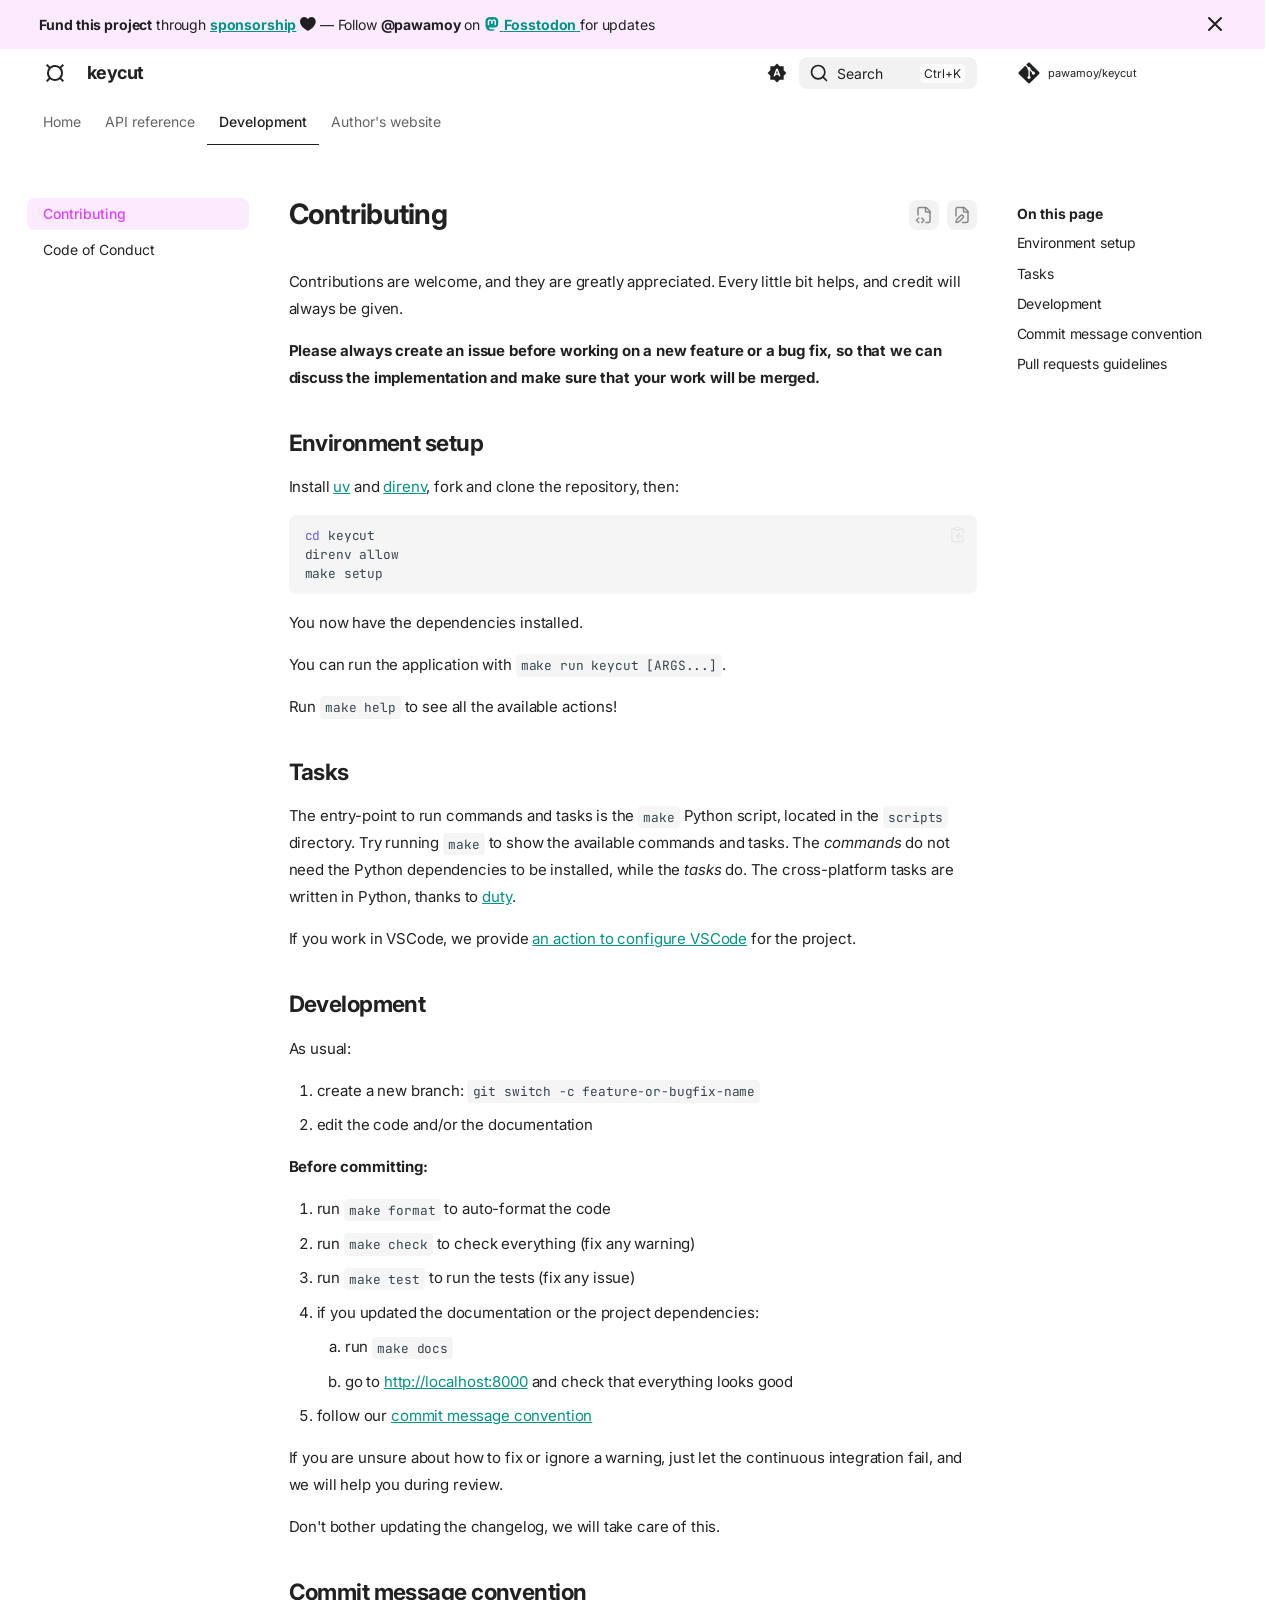
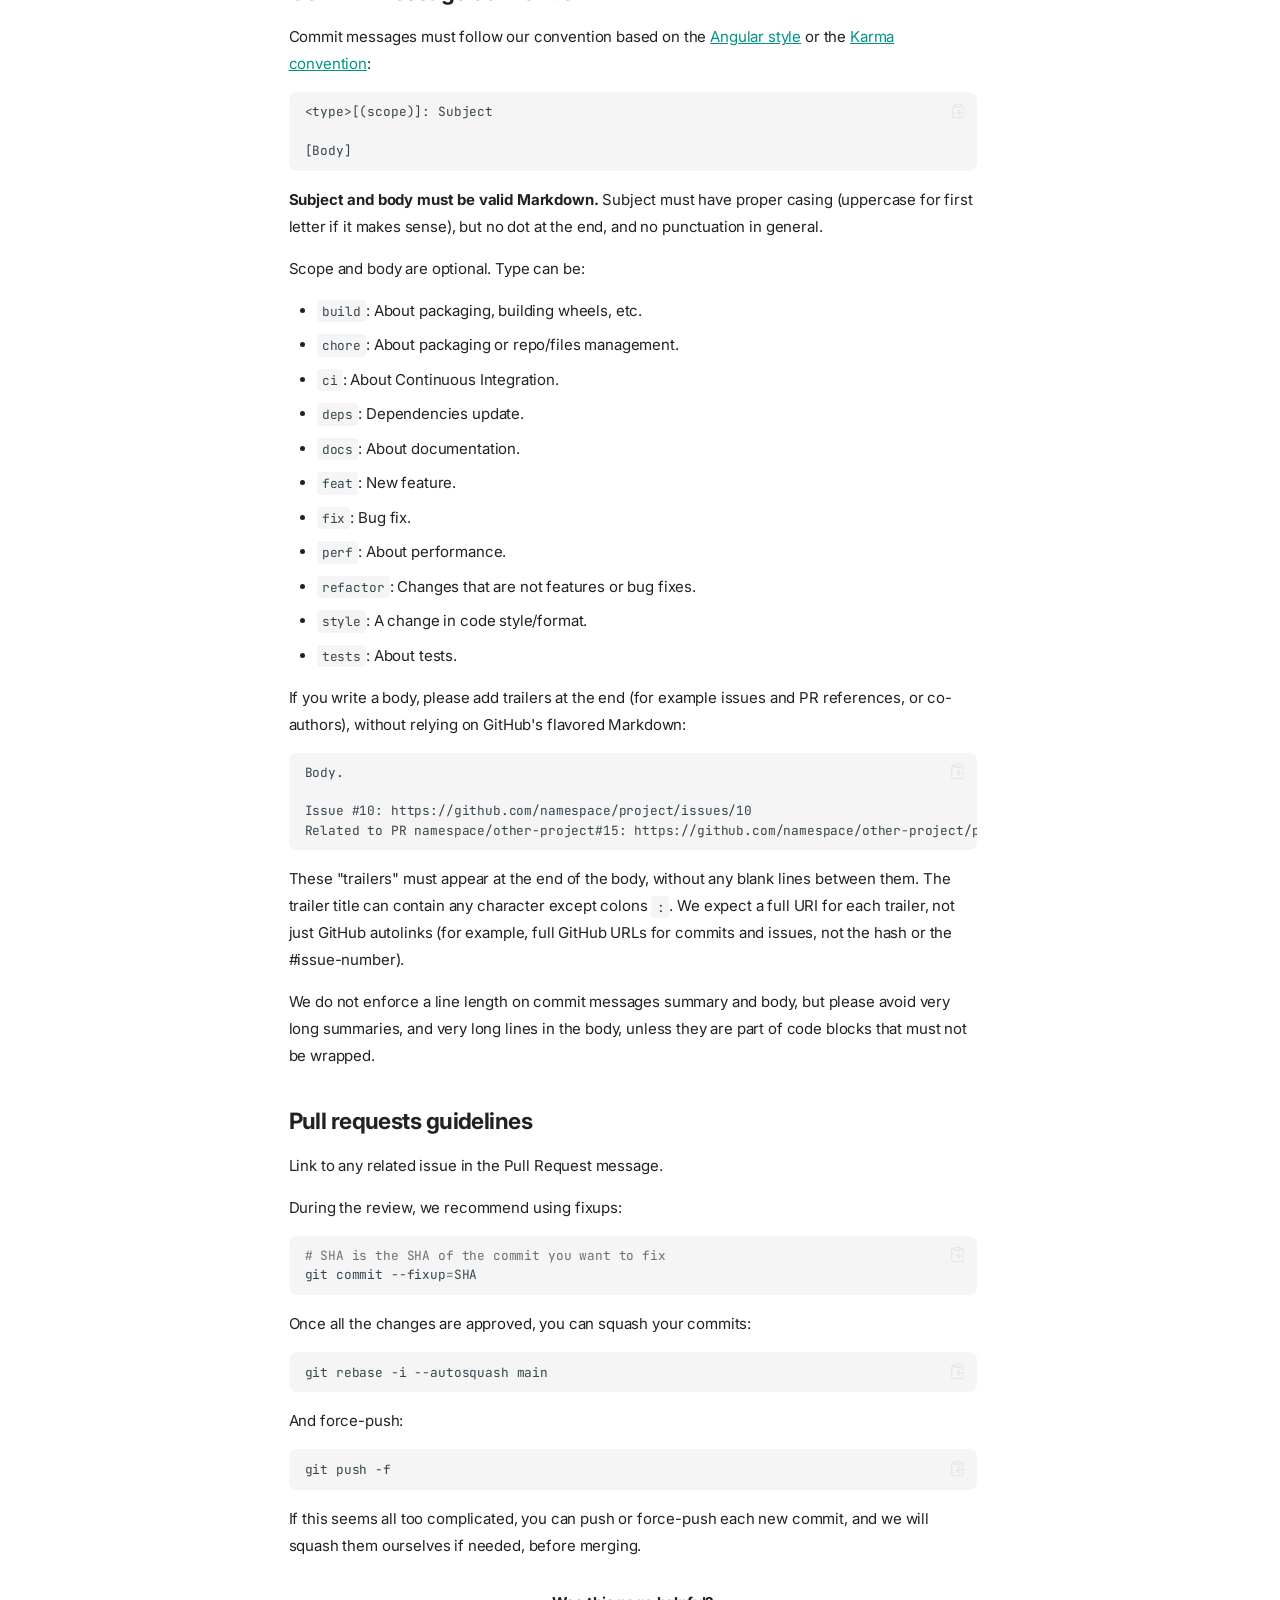
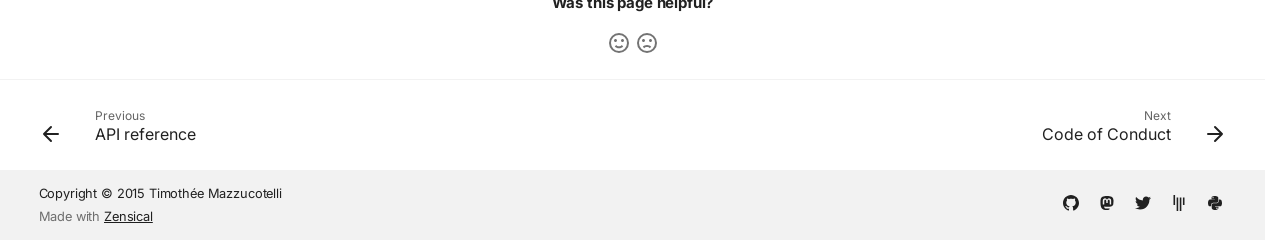
<file: contributing/index.html>
<!doctype html>
<html lang="en" class="no-js">
  <head>
    
      <meta charset="utf-8">
      <meta name="viewport" content="width=device-width,initial-scale=1">
      
        <meta name="description" content="A command line tool that helps you remembering ALL the numerous keyboard shortcuts of ALL your favorite programs.">
      
      
        <meta name="author" content="Timothée Mazzucotelli">
      
      
        <link rel="canonical" href="https://pawamoy.github.io/keycut/contributing/">
      
      
        <link rel="prev" href="../reference/api/">
      
      
        <link rel="next" href="../code_of_conduct/">
      
      
        
      
      
      <link rel="icon" href="../assets/images/favicon.png">
      <meta name="generator" content="zensical-0.0.67">
    
    
      
        <title>Contributing - keycut</title>
      
    
    
      
        
      
      <link rel="stylesheet" href="../assets/stylesheets/modern/main.4ae390e2.min.css">
      
        
          
        
        <link rel="stylesheet" href="../assets/stylesheets/modern/palette.96d1a7e4.min.css">
      
      


    
    
      
    
    
      
        
        
        <link rel="preconnect" href="https://fonts.gstatic.com" crossorigin>
        <link rel="stylesheet" href="https://fonts.googleapis.com/css?family=Inter:300,300i,400,400i,500,500i,700,700i%7CJetBrains+Mono:400,400i,700,700i&amp;display=fallback">
        <style>:root{--md-text-font:"Inter";--md-code-font:"JetBrains Mono"}</style>
      
    
    
      <link rel="stylesheet" href="../css/apidocs.css">
    
    <script>__md_scope=new URL("..",location),__md_scope.pathname.endsWith("/")||(__md_scope=new URL(__md_scope.pathname+"/",location)),__md_hash=e=>[...e].reduce(((e,t)=>(e<<5)-e+t.charCodeAt(0)),0),__md_get=(e,t=localStorage,_=__md_scope)=>JSON.parse(t.getItem(_.pathname+"."+e)),__md_set=(e,t,_=localStorage,a=__md_scope)=>{try{_.setItem(a.pathname+"."+e,JSON.stringify(t))}catch(e){}},document.documentElement.setAttribute("data-platform",navigator.platform)</script>
    
      
  


    
    
  </head>
  
  
    
    
      
    
    
    
    
    <body dir="ltr" data-md-color-scheme="default" data-md-color-primary="indigo" data-md-color-accent="indigo">
  
    
    <input class="md-toggle" data-md-toggle="drawer" type="checkbox" id="__drawer" autocomplete="off">
    <input class="md-toggle" data-md-toggle="search" type="checkbox" id="__search" autocomplete="off">
    <label class="md-overlay" for="__drawer" aria-label="Navigation"></label>
    <div data-md-component="skip">
      
        
        <a href="#contributing" class="md-skip">
          Skip to content
        </a>
      
    </div>
    <div data-md-component="announce">
      
        <aside class="md-banner">
          <div class="md-banner__inner md-grid md-typeset">
            
              <button class="md-banner__button md-icon" aria-label="Don't show this again">
                
                <svg xmlns="http://www.w3.org/2000/svg" fill="none" stroke="currentColor" stroke-linecap="round" stroke-linejoin="round" stroke-width="2" class="lucide lucide-x" viewBox="0 0 24 24"><path d="M18 6 6 18M6 6l12 12"/></svg>
              </button>
            
            
  <strong>Fund this project</strong> through
  <a href="https://github.com/sponsors/pawamoy"><strong>sponsorship</strong></a>
  <span class="twemoji heart pulse">
    <svg xmlns="http://www.w3.org/2000/svg" viewBox="0 0 16 16"><path d="M7.655 14.916zh-.002l-.006-.003-.018-.01a22 22 0 0 1-3.744-2.584C2.045 10.731 0 8.35 0 5.5 0 2.836 2.086 1 4.25 1 5.797 1 7.153 1.802 8 3.02 8.847 1.802 10.203 1 11.75 1 13.914 1 16 2.836 16 5.5c0 2.85-2.044 5.231-3.886 6.818a22 22 0 0 1-3.433 2.414 7 7 0 0 1-.31.17l-.018.01-.008.004a.75.75 0 0 1-.69 0"/></svg>
  </span> &mdash;
  Follow
  <strong>@pawamoy</strong> on
  <a rel="me" href="https://fosstodon.org/@pawamoy">
    <span class="twemoji mastodon">
      <svg xmlns="http://www.w3.org/2000/svg" viewBox="0 0 448 512"><!--! Font Awesome Free 7.3.1 by @fontawesome - https://fontawesome.com License - https://fontawesome.com/license/free (Icons: CC BY 4.0, Fonts: SIL OFL 1.1, Code: MIT License) Copyright 2026 Fonticons, Inc.--><path fill="currentColor" d="M433 179.1c0-97.2-63.7-125.7-63.7-125.7-62.5-28.7-228.6-28.4-290.5 0 0 0-63.7 28.5-63.7 125.7 0 115.7-6.6 259.4 105.6 289.1 40.5 10.7 75.3 13 103.3 11.4 50.8-2.8 79.3-18.1 79.3-18.1l-1.7-36.9s-36.3 11.4-77.1 10.1c-40.4-1.4-83-4.4-89.6-54-.6-4.6-.9-9.3-.9-13.9 85.6 20.9 158.7 9.1 178.7 6.7 56.1-6.7 105-41.3 111.2-72.9 9.8-49.8 9-121.5 9-121.5zm-75.1 125.2h-46.6V190.1c0-49.7-64-51.6-64 6.9v62.5H201V197c0-58.5-64-56.6-64-6.9v114.2H90.3c0-122.1-5.2-147.9 18.4-175 25.9-28.9 79.8-30.8 103.8 6.1l11.6 19.5 11.6-19.5c24.1-37.1 78.1-34.8 103.8-6.1 23.7 27.3 18.4 53 18.4 175"/></svg>
    </span>
    <strong>Fosstodon</strong>
  </a>
  for updates

          </div>
          
            <script>var el=document.querySelector("[data-md-component=announce]");if(el){var content=el.querySelector(".md-typeset");__md_hash(content.innerHTML)===__md_get("__announce")&&(el.hidden=!0)}</script>
          
        </aside>
      
    </div>
    
    
      

  

<header class="md-header md-header--shadow md-header--lifted" data-md-component="header">
  <nav class="md-header__inner md-grid" aria-label="Header">
    <a href="./.." title="keycut" class="md-header__button md-logo" aria-label="keycut" data-md-component="logo">
      
  
  <svg xmlns="http://www.w3.org/2000/svg" viewBox="0 0 24 24"><path d="M4.41 3 3 4.41 5.69 7.1A7.92 7.92 0 0 0 4 12c0 1.85.63 3.55 1.69 4.9L3 19.59 4.41 21l2.69-2.69A7.92 7.92 0 0 0 12 20c1.85 0 3.55-.63 4.9-1.69L19.59 21 21 19.59l-2.69-2.69A7.92 7.92 0 0 0 20 12c0-1.85-.63-3.55-1.69-4.9L21 4.41 19.59 3 16.9 5.69A7.92 7.92 0 0 0 12 4c-1.85 0-3.55.63-4.9 1.69zM12 6c3.31 0 6 2.69 6 6s-2.69 6-6 6-6-2.69-6-6 2.69-6 6-6"/></svg>

    </a>
    <label class="md-header__button md-icon" for="__drawer" aria-label="Navigation">
      
      <svg xmlns="http://www.w3.org/2000/svg" fill="none" stroke="currentColor" stroke-linecap="round" stroke-linejoin="round" stroke-width="2" class="lucide lucide-menu" viewBox="0 0 24 24"><path d="M4 5h16M4 12h16M4 19h16"/></svg>
    </label>
    <div class="md-header__title" data-md-component="header-title">
      <div class="md-header__ellipsis">
        <div class="md-header__topic">
          <span class="md-ellipsis">
            keycut
          </span>
        </div>
        <div class="md-header__topic" data-md-component="header-topic">
          <span class="md-ellipsis">
            
              Contributing
            
          </span>
        </div>
      </div>
    </div>
    
      
        <form class="md-header__option" data-md-component="palette">
  
    
    
    
    <input class="md-option" data-md-color-media="(prefers-color-scheme)" data-md-color-scheme="default" data-md-color-primary="indigo" data-md-color-accent="indigo"  aria-label="Switch to light mode"  type="radio" name="__palette" id="__palette_0">
    
      <label class="md-header__button md-icon" title="Switch to light mode" for="__palette_1" hidden>
        <svg xmlns="http://www.w3.org/2000/svg" viewBox="0 0 24 24"><path d="m14.3 16-.7-2h-3.2l-.7 2H7.8L11 7h2l3.2 9zM20 8.69V4h-4.69L12 .69 8.69 4H4v4.69L.69 12 4 15.31V20h4.69L12 23.31 15.31 20H20v-4.69L23.31 12zm-9.15 3.96h2.3L12 9z"/></svg>
      </label>
    
  
    
    
    
    <input class="md-option" data-md-color-media="(prefers-color-scheme: light)" data-md-color-scheme="default" data-md-color-primary="teal" data-md-color-accent="purple"  aria-label="Switch to dark mode"  type="radio" name="__palette" id="__palette_1">
    
      <label class="md-header__button md-icon" title="Switch to dark mode" for="__palette_2" hidden>
        <svg xmlns="http://www.w3.org/2000/svg" viewBox="0 0 24 24"><path d="M12 7a5 5 0 0 1 5 5 5 5 0 0 1-5 5 5 5 0 0 1-5-5 5 5 0 0 1 5-5m0 2a3 3 0 0 0-3 3 3 3 0 0 0 3 3 3 3 0 0 0 3-3 3 3 0 0 0-3-3m0-7 2.39 3.42C13.65 5.15 12.84 5 12 5s-1.65.15-2.39.42zM3.34 7l4.16-.35A7.2 7.2 0 0 0 5.94 8.5c-.44.74-.69 1.5-.83 2.29zm.02 10 1.76-3.77a7.131 7.131 0 0 0 2.38 4.14zM20.65 7l-1.77 3.79a7.02 7.02 0 0 0-2.38-4.15zm-.01 10-4.14.36c.59-.51 1.12-1.14 1.54-1.86.42-.73.69-1.5.83-2.29zM12 22l-2.41-3.44c.74.27 1.55.44 2.41.44.82 0 1.63-.17 2.37-.44z"/></svg>
      </label>
    
  
    
    
    
    <input class="md-option" data-md-color-media="(prefers-color-scheme: dark)" data-md-color-scheme="slate" data-md-color-primary="black" data-md-color-accent="lime"  aria-label="Switch to system preference"  type="radio" name="__palette" id="__palette_2">
    
      <label class="md-header__button md-icon" title="Switch to system preference" for="__palette_0" hidden>
        <svg xmlns="http://www.w3.org/2000/svg" viewBox="0 0 24 24"><path d="m17.75 4.09-2.53 1.94.91 3.06-2.63-1.81-2.63 1.81.91-3.06-2.53-1.94L12.44 4l1.06-3 1.06 3zm3.5 6.91-1.64 1.25.59 1.98-1.7-1.17-1.7 1.17.59-1.98L15.75 11l2.06-.05L18.5 9l.69 1.95zm-2.28 4.95c.83-.08 1.72 1.1 1.19 1.85-.32.45-.66.87-1.08 1.27C15.17 23 8.84 23 4.94 19.07c-3.91-3.9-3.91-10.24 0-14.14.4-.4.82-.76 1.27-1.08.75-.53 1.93.36 1.85 1.19-.27 2.86.69 5.83 2.89 8.02a9.96 9.96 0 0 0 8.02 2.89m-1.64 2.02a12.08 12.08 0 0 1-7.8-3.47c-2.17-2.19-3.33-5-3.49-7.82-2.81 3.14-2.7 7.96.31 10.98 3.02 3.01 7.84 3.12 10.98.31"/></svg>
      </label>
    
  
</form>
      
    
    
      <script>var palette=__md_get("__palette");if(palette&&palette.color){if("(prefers-color-scheme)"===palette.color.media){var media=matchMedia("(prefers-color-scheme: light)"),input=document.querySelector(media.matches?"[data-md-color-media='(prefers-color-scheme: light)']":"[data-md-color-media='(prefers-color-scheme: dark)']");palette.color.media=input.getAttribute("data-md-color-media"),palette.color.scheme=input.getAttribute("data-md-color-scheme"),palette.color.primary=input.getAttribute("data-md-color-primary"),palette.color.accent=input.getAttribute("data-md-color-accent")}for(var[key,value]of Object.entries(palette.color))document.body.setAttribute("data-md-color-"+key,value)}</script>
    
    
    
      
      
        <label class="md-header__button md-icon" for="__search" aria-label="Search">
          
          <svg xmlns="http://www.w3.org/2000/svg" fill="none" stroke="currentColor" stroke-linecap="round" stroke-linejoin="round" stroke-width="2" class="lucide lucide-search" viewBox="0 0 24 24"><path d="m21 21-4.34-4.34"/><circle cx="11" cy="11" r="8"/></svg>
        </label>
        <div class="md-search" data-md-component="search" role="dialog" aria-label="Search">
  <button type="button" class="md-search__button">
    Search
  </button>
</div>
      
    
    <div class="md-header__source">
      
        <a href="https://github.com/pawamoy/keycut" title="Go to repository" class="md-source" data-md-component="source">
  <div class="md-source__icon md-icon">
    
    <svg xmlns="http://www.w3.org/2000/svg" viewBox="0 0 448 512"><!--! Font Awesome Free 7.3.1 by @fontawesome - https://fontawesome.com License - https://fontawesome.com/license/free (Icons: CC BY 4.0, Fonts: SIL OFL 1.1, Code: MIT License) Copyright 2026 Fonticons, Inc.--><path fill="currentColor" d="M439.6 236.1 244 40.5c-5.4-5.5-12.8-8.5-20.4-8.5s-15 3-20.4 8.4L162.5 81l51.5 51.5c27.1-9.1 52.7 16.8 43.4 43.7l49.7 49.7c34.2-11.8 61.2 31 35.5 56.7-26.5 26.5-70.2-2.9-56-37.3L240.3 199v121.9c25.3 12.5 22.3 41.8 9.1 55-6.4 6.4-15.2 10.1-24.3 10.1s-17.8-3.6-24.3-10.1c-17.6-17.6-11.1-46.9 11.2-56v-123c-20.8-8.5-24.6-30.7-18.6-45L142.6 101 8.5 235.1C3 240.6 0 247.9 0 255.5s3 15 8.5 20.4l195.6 195.7c5.4 5.4 12.7 8.4 20.4 8.4s15-3 20.4-8.4l194.7-194.7c5.4-5.4 8.4-12.8 8.4-20.4s-3-15-8.4-20.4"/></svg>
  </div>
  <div class="md-source__repository">
    pawamoy/keycut
  </div>
</a>
      
    </div>
  </nav>
  
    
      
<nav class="md-tabs" aria-label="Tabs" data-md-component="tabs">
  <div class="md-grid">
    <ul class="md-tabs__list">
      
        
  
  
  
  
    
      
      
        
          
        
      
        
      
        
      
        
      
    
    
    
    
      <li class="md-tabs__item">
        <a href="./.." class="md-tabs__link">
          
  
  Home

        </a>
      </li>
    
  

      
        
  
  
  
  
    <li class="md-tabs__item">
      <a href="../reference/api/" class="md-tabs__link">
        
  
  API reference

      </a>
    </li>
  

      
        
  
  
  
    
  
  
    
      
      
        
      
        
      
    
    
    
    
      <li class="md-tabs__item md-tabs__item--active">
        <a href="././" class="md-tabs__link">
          
  
  Development

        </a>
      </li>
    
  

      
        
  
  
  
  
    <li class="md-tabs__item">
      <a href="https://pawamoy.github.io" class="md-tabs__link">
        
  
  Author's website

      </a>
    </li>
  

      
    </ul>
  </div>
</nav>
    
  
</header>
    
    <div class="md-container" data-md-component="container">
      
      
        
      
      <main class="md-main" data-md-component="main">
        <div class="md-main__inner md-grid">
          
            
              
              <div class="md-sidebar md-sidebar--primary" data-md-component="sidebar" data-md-type="navigation" >
                <div class="md-sidebar__scrollwrap">
                  <div class="md-sidebar__inner">
                    


  


<nav class="md-nav md-nav--primary md-nav--lifted" aria-label="Navigation" data-md-level="0">
  <label class="md-nav__title" for="__drawer">
    <a href="./.." title="keycut" class="md-nav__button md-logo" aria-label="keycut" data-md-component="logo">
      
  
  <svg xmlns="http://www.w3.org/2000/svg" viewBox="0 0 24 24"><path d="M4.41 3 3 4.41 5.69 7.1A7.92 7.92 0 0 0 4 12c0 1.85.63 3.55 1.69 4.9L3 19.59 4.41 21l2.69-2.69A7.92 7.92 0 0 0 12 20c1.85 0 3.55-.63 4.9-1.69L19.59 21 21 19.59l-2.69-2.69A7.92 7.92 0 0 0 20 12c0-1.85-.63-3.55-1.69-4.9L21 4.41 19.59 3 16.9 5.69A7.92 7.92 0 0 0 12 4c-1.85 0-3.55.63-4.9 1.69zM12 6c3.31 0 6 2.69 6 6s-2.69 6-6 6-6-2.69-6-6 2.69-6 6-6"/></svg>

    </a>
    keycut
  </label>
  
    <div class="md-nav__source">
      <a href="https://github.com/pawamoy/keycut" title="Go to repository" class="md-source" data-md-component="source">
  <div class="md-source__icon md-icon">
    
    <svg xmlns="http://www.w3.org/2000/svg" viewBox="0 0 448 512"><!--! Font Awesome Free 7.3.1 by @fontawesome - https://fontawesome.com License - https://fontawesome.com/license/free (Icons: CC BY 4.0, Fonts: SIL OFL 1.1, Code: MIT License) Copyright 2026 Fonticons, Inc.--><path fill="currentColor" d="M439.6 236.1 244 40.5c-5.4-5.5-12.8-8.5-20.4-8.5s-15 3-20.4 8.4L162.5 81l51.5 51.5c27.1-9.1 52.7 16.8 43.4 43.7l49.7 49.7c34.2-11.8 61.2 31 35.5 56.7-26.5 26.5-70.2-2.9-56-37.3L240.3 199v121.9c25.3 12.5 22.3 41.8 9.1 55-6.4 6.4-15.2 10.1-24.3 10.1s-17.8-3.6-24.3-10.1c-17.6-17.6-11.1-46.9 11.2-56v-123c-20.8-8.5-24.6-30.7-18.6-45L142.6 101 8.5 235.1C3 240.6 0 247.9 0 255.5s3 15 8.5 20.4l195.6 195.7c5.4 5.4 12.7 8.4 20.4 8.4s15-3 20.4-8.4l194.7-194.7c5.4-5.4 8.4-12.8 8.4-20.4s-3-15-8.4-20.4"/></svg>
  </div>
  <div class="md-source__repository">
    pawamoy/keycut
  </div>
</a>
    </div>
  
  <ul class="md-nav__list" data-md-scrollfix>
    
      
      
  
  
  
  
    
    
      
        
          
        
      
        
      
        
      
        
      
    
    
    
      
      
        
      
    
    
    <li class="md-nav__item md-nav__item--nested">
      
        
        
        <input class="md-nav__toggle md-toggle " type="checkbox" id="__nav_1" >
        
          
          <div class="md-nav__link md-nav__container">
            <a href="./.." class="md-nav__link ">
              
  
  
  <span class="md-ellipsis">
    
  
  Home

    
  </span>
  
  

            </a>
            
              
              <label class="md-nav__link " for="__nav_1" id="__nav_1_label" tabindex="0">
                <span class="md-nav__icon md-icon"></span>
              </label>
            
          </div>
        
        
          <nav class="md-nav" data-md-level="1" aria-labelledby="__nav_1_label" aria-expanded="false">
            <label class="md-nav__title" for="__nav_1">
              <span class="md-nav__icon md-icon"></span>
              
  
  Home

            </label>
            <ul class="md-nav__list" data-md-scrollfix>
              
                
              
                
                  
  
  
  
  
    <li class="md-nav__item">
      <a href="../changelog/" class="md-nav__link">
        
  
  
  <span class="md-ellipsis">
    
  
  Changelog

    
  </span>
  
  

      </a>
    </li>
  

                
              
                
                  
  
  
  
  
    <li class="md-nav__item">
      <a href="../credits.md" class="md-nav__link">
        
  
  
  <span class="md-ellipsis">
    
  
  Credits

    
  </span>
  
  

      </a>
    </li>
  

                
              
                
                  
  
  
  
  
    <li class="md-nav__item">
      <a href="../license/" class="md-nav__link">
        
  
  
  <span class="md-ellipsis">
    
  
  License

    
  </span>
  
  

      </a>
    </li>
  

                
              
            </ul>
          </nav>
        
      
    </li>
  

    
      
      
  
  
  
  
    <li class="md-nav__item">
      <a href="../reference/api/" class="md-nav__link">
        
  
  
  <span class="md-ellipsis">
    
  
  API reference

    
  </span>
  
  

      </a>
    </li>
  

    
      
      
  
  
    
  
  
  
    
    
      
        
      
        
      
    
    
    
      
        
        
      
      
        
      
    
    
    <li class="md-nav__item md-nav__item--active md-nav__item--section md-nav__item--nested">
      
        
        
        <input class="md-nav__toggle md-toggle " type="checkbox" id="__nav_3" checked>
        
          
          <label class="md-nav__link" for="__nav_3" id="__nav_3_label" tabindex="">
            
  
  
  <span class="md-ellipsis">
    
  
  Development

    
  </span>
  
  

            <span class="md-nav__icon md-icon"></span>
          </label>
        
        
          <nav class="md-nav" data-md-level="1" aria-labelledby="__nav_3_label" aria-expanded="true">
            <label class="md-nav__title" for="__nav_3">
              <span class="md-nav__icon md-icon"></span>
              
  
  Development

            </label>
            <ul class="md-nav__list" data-md-scrollfix>
              
                
                  
  
  
    
  
  
  
    <li class="md-nav__item md-nav__item--active">
      
      
      
      
        
      
      
        <label class="md-nav__link md-nav__link--active" for="__toc">
          
  
  
  <span class="md-ellipsis">
    
  
  Contributing

    
  </span>
  
  

          <span class="md-nav__icon md-icon"></span>
        </label>
      
      <a href="././" class="md-nav__link md-nav__link--active">
        
  
  
  <span class="md-ellipsis">
    
  
  Contributing

    
  </span>
  
  

      </a>
      
        


<nav class="md-nav md-nav--secondary" aria-label="On this page">
  
  
  
    
  
  
    <label class="md-nav__title" for="__toc">
      <span class="md-nav__icon md-icon"></span>
      On this page
    </label>
    <ul class="md-nav__list" data-md-component="toc" data-md-scrollfix>
      
        <li class="md-nav__item">
  <a href="#environment-setup" class="md-nav__link">
    <span class="md-ellipsis">
      <span class="md-typeset">
        Environment setup
      </span>
    </span>
  </a>
  
</li>
      
        <li class="md-nav__item">
  <a href="#tasks" class="md-nav__link">
    <span class="md-ellipsis">
      <span class="md-typeset">
        Tasks
      </span>
    </span>
  </a>
  
</li>
      
        <li class="md-nav__item">
  <a href="#development" class="md-nav__link">
    <span class="md-ellipsis">
      <span class="md-typeset">
        Development
      </span>
    </span>
  </a>
  
</li>
      
        <li class="md-nav__item">
  <a href="#commit-message-convention" class="md-nav__link">
    <span class="md-ellipsis">
      <span class="md-typeset">
        Commit message convention
      </span>
    </span>
  </a>
  
</li>
      
        <li class="md-nav__item">
  <a href="#pull-requests-guidelines" class="md-nav__link">
    <span class="md-ellipsis">
      <span class="md-typeset">
        Pull requests guidelines
      </span>
    </span>
  </a>
  
</li>
      
    </ul>
  
</nav>
      
    </li>
  

                
              
                
                  
  
  
  
  
    <li class="md-nav__item">
      <a href="../code_of_conduct/" class="md-nav__link">
        
  
  
  <span class="md-ellipsis">
    
  
  Code of Conduct

    
  </span>
  
  

      </a>
    </li>
  

                
              
            </ul>
          </nav>
        
      
    </li>
  

    
      
      
  
  
  
  
    <li class="md-nav__item">
      <a href="https://pawamoy.github.io" class="md-nav__link">
        
  
  
  <span class="md-ellipsis">
    
  
  Author's website

    
  </span>
  
  

      </a>
    </li>
  

    
  </ul>
</nav>
                  </div>
                </div>
              </div>
            
            
              
              <div class="md-sidebar md-sidebar--secondary" data-md-component="sidebar" data-md-type="toc" >
                <div class="md-sidebar__scrollwrap">
                  
                    
                    
                    
                      
                    
                    
                      <input class="md-nav__toggle md-toggle" type="checkbox" id="__toc">
                      <div class="md-sidebar-button__wrapper">
                        <label class="md-sidebar-button" for="__toc"></label>
                      </div>
                    
                  
                  <div class="md-sidebar__inner">
                    


<nav class="md-nav md-nav--secondary" aria-label="On this page">
  
  
  
    
  
  
    <label class="md-nav__title" for="__toc">
      <span class="md-nav__icon md-icon"></span>
      On this page
    </label>
    <ul class="md-nav__list" data-md-component="toc" data-md-scrollfix>
      
        <li class="md-nav__item">
  <a href="#environment-setup" class="md-nav__link">
    <span class="md-ellipsis">
      <span class="md-typeset">
        Environment setup
      </span>
    </span>
  </a>
  
</li>
      
        <li class="md-nav__item">
  <a href="#tasks" class="md-nav__link">
    <span class="md-ellipsis">
      <span class="md-typeset">
        Tasks
      </span>
    </span>
  </a>
  
</li>
      
        <li class="md-nav__item">
  <a href="#development" class="md-nav__link">
    <span class="md-ellipsis">
      <span class="md-typeset">
        Development
      </span>
    </span>
  </a>
  
</li>
      
        <li class="md-nav__item">
  <a href="#commit-message-convention" class="md-nav__link">
    <span class="md-ellipsis">
      <span class="md-typeset">
        Commit message convention
      </span>
    </span>
  </a>
  
</li>
      
        <li class="md-nav__item">
  <a href="#pull-requests-guidelines" class="md-nav__link">
    <span class="md-ellipsis">
      <span class="md-typeset">
        Pull requests guidelines
      </span>
    </span>
  </a>
  
</li>
      
    </ul>
  
</nav>
                  </div>
                </div>
              </div>
            
          
          
            <div class="md-content" data-md-component="content">
              
                




              
              <article class="md-content__inner md-typeset">
                
                  

  
    <a href="https://github.com/pawamoy/keycut/edit/main/docs/contributing.md" title="Edit this page" class="md-content__button md-icon" rel="edit">
      
      <svg xmlns="http://www.w3.org/2000/svg" fill="none" stroke="currentColor" stroke-linecap="round" stroke-linejoin="round" stroke-width="2" class="lucide lucide-file-pen" viewBox="0 0 24 24"><path d="M12.659 22H18a2 2 0 0 0 2-2V8a2.4 2.4 0 0 0-.706-1.706l-3.588-3.588A2.4 2.4 0 0 0 14 2H6a2 2 0 0 0-2 2v9.34"/><path d="M14 2v5a1 1 0 0 0 1 1h5M10.378 12.622a1 1 0 0 1 3 3.003L8.36 20.637a2 2 0 0 1-.854.506l-2.867.837a.5.5 0 0 1-.62-.62l.836-2.869a2 2 0 0 1 .506-.853z"/></svg>
    </a>
  
  
    
      
    
    <a href="https://github.com/pawamoy/keycut/raw/main/docs/contributing.md" title="View source of this page" class="md-content__button md-icon">
      
      <svg xmlns="http://www.w3.org/2000/svg" fill="none" stroke="currentColor" stroke-linecap="round" stroke-linejoin="round" stroke-width="2" class="lucide lucide-file-code-2" viewBox="0 0 24 24"><path d="M4 12.15V4a2 2 0 0 1 2-2h8a2.4 2.4 0 0 1 1.706.706l3.588 3.588A2.4 2.4 0 0 1 20 8v12a2 2 0 0 1-2 2h-3.35"/><path d="M14 2v5a1 1 0 0 0 1 1h5M5 16l-3 3 3 3M9 22l3-3-3-3"/></svg>
    </a>
  


<h1 id="contributing">Contributing<a class="headerlink" href="#contributing" title="Permanent link">¤</a></h1>
<p>Contributions are welcome, and they are greatly appreciated. Every little bit helps, and credit will always be given.</p>
<p><strong>Please always create an issue before working on a new feature or a bug fix, so that we can discuss the implementation and make sure that your work will be merged.</strong></p>
<h2 id="environment-setup">Environment setup<a class="headerlink" href="#environment-setup" title="Permanent link">¤</a></h2>
<p>Install <a href="https://github.com/astral-sh/uv">uv</a> and <a href="https://direnv.net/">direnv</a>, fork and clone the repository, then:</p>
<div class="highlight"><pre><span></span><code><span class="nb">cd</span><span class="w"> </span>keycut
direnv<span class="w"> </span>allow
make<span class="w"> </span>setup
</code></pre></div>
<p>You now have the dependencies installed.</p>
<p>You can run the application with <code>make run keycut [ARGS...]</code>.</p>
<p>Run <code>make help</code> to see all the available actions!</p>
<h2 id="tasks">Tasks<a class="headerlink" href="#tasks" title="Permanent link">¤</a></h2>
<p>The entry-point to run commands and tasks is the <code>make</code> Python script, located in the <code>scripts</code> directory. Try running <code>make</code> to show the available commands and tasks. The <em>commands</em> do not need the Python dependencies to be installed, while the <em>tasks</em> do. The cross-platform tasks are written in Python, thanks to <a href="https://github.com/pawamoy/duty">duty</a>.</p>
<p>If you work in VSCode, we provide <a href="https://pawamoy.github.io/copier-uv/work/#vscode-setup">an action to configure VSCode</a> for the project.</p>
<h2 id="development">Development<a class="headerlink" href="#development" title="Permanent link">¤</a></h2>
<p>As usual:</p>
<ol>
<li>create a new branch: <code>git switch -c feature-or-bugfix-name</code></li>
<li>edit the code and/or the documentation</li>
</ol>
<p><strong>Before committing:</strong></p>
<ol>
<li>run <code>make format</code> to auto-format the code</li>
<li>run <code>make check</code> to check everything (fix any warning)</li>
<li>run <code>make test</code> to run the tests (fix any issue)</li>
<li>if you updated the documentation or the project dependencies:<ol>
<li>run <code>make docs</code></li>
<li>go to <a href="http://localhost:8000">http://localhost:8000</a> and check that everything looks good</li>
</ol>
</li>
<li>follow our <a href="#commit-message-convention">commit message convention</a></li>
</ol>
<p>If you are unsure about how to fix or ignore a warning, just let the continuous integration fail, and we will help you during review.</p>
<p>Don't bother updating the changelog, we will take care of this.</p>
<h2 id="commit-message-convention">Commit message convention<a class="headerlink" href="#commit-message-convention" title="Permanent link">¤</a></h2>
<p>Commit messages must follow our convention based on the <a href="https://gist.github.com/stephenparish/9941e89d80e2bc58a153#format-of-the-commit-message">Angular style</a> or the <a href="https://karma-runner.github.io/4.0/dev/git-commit-msg.html">Karma convention</a>:</p>
<div class="highlight"><pre><span></span><code>&lt;type&gt;[(scope)]: Subject

[Body]
</code></pre></div>
<p><strong>Subject and body must be valid Markdown.</strong> Subject must have proper casing (uppercase for first letter if it makes sense), but no dot at the end, and no punctuation in general.</p>
<p>Scope and body are optional. Type can be:</p>
<ul>
<li><code>build</code>: About packaging, building wheels, etc.</li>
<li><code>chore</code>: About packaging or repo/files management.</li>
<li><code>ci</code>: About Continuous Integration.</li>
<li><code>deps</code>: Dependencies update.</li>
<li><code>docs</code>: About documentation.</li>
<li><code>feat</code>: New feature.</li>
<li><code>fix</code>: Bug fix.</li>
<li><code>perf</code>: About performance.</li>
<li><code>refactor</code>: Changes that are not features or bug fixes.</li>
<li><code>style</code>: A change in code style/format.</li>
<li><code>tests</code>: About tests.</li>
</ul>
<p>If you write a body, please add trailers at the end (for example issues and PR references, or co-authors), without relying on GitHub's flavored Markdown:</p>
<div class="highlight"><pre><span></span><code>Body.

Issue #10: https://github.com/namespace/project/issues/10
Related to PR namespace/other-project#15: https://github.com/namespace/other-project/pull/15
</code></pre></div>
<p>These "trailers" must appear at the end of the body, without any blank lines between them. The trailer title can contain any character except colons <code>:</code>. We expect a full URI for each trailer, not just GitHub autolinks (for example, full GitHub URLs for commits and issues, not the hash or the #issue-number).</p>
<p>We do not enforce a line length on commit messages summary and body, but please avoid very long summaries, and very long lines in the body, unless they are part of code blocks that must not be wrapped.</p>
<h2 id="pull-requests-guidelines">Pull requests guidelines<a class="headerlink" href="#pull-requests-guidelines" title="Permanent link">¤</a></h2>
<p>Link to any related issue in the Pull Request message.</p>
<p>During the review, we recommend using fixups:</p>
<div class="highlight"><pre><span></span><code><span class="c1"># SHA is the SHA of the commit you want to fix</span>
git<span class="w"> </span>commit<span class="w"> </span>--fixup<span class="o">=</span>SHA
</code></pre></div>
<p>Once all the changes are approved, you can squash your commits:</p>
<div class="highlight"><pre><span></span><code>git<span class="w"> </span>rebase<span class="w"> </span>-i<span class="w"> </span>--autosquash<span class="w"> </span>main
</code></pre></div>
<p>And force-push:</p>
<div class="highlight"><pre><span></span><code>git<span class="w"> </span>push<span class="w"> </span>-f
</code></pre></div>
<p>If this seems all too complicated, you can push or force-push each new commit, and we will squash them ourselves if needed, before merging.</p>











  



  <form class="md-feedback" name="feedback" hidden>
    <fieldset>
      <legend class="md-feedback__title">
        Was this page helpful?
      </legend>
      <div class="md-feedback__inner">
        <div class="md-feedback__list">
          
            <button class="md-feedback__icon md-icon" type="submit" title="This page was helpful" data-md-value="1">
              <svg xmlns="http://www.w3.org/2000/svg" viewBox="0 0 24 24"><path d="M20 12a8 8 0 0 0-8-8 8 8 0 0 0-8 8 8 8 0 0 0 8 8 8 8 0 0 0 8-8m2 0a10 10 0 0 1-10 10A10 10 0 0 1 2 12 10 10 0 0 1 12 2a10 10 0 0 1 10 10M10 9.5c0 .8-.7 1.5-1.5 1.5S7 10.3 7 9.5 7.7 8 8.5 8s1.5.7 1.5 1.5m7 0c0 .8-.7 1.5-1.5 1.5S14 10.3 14 9.5 14.7 8 15.5 8s1.5.7 1.5 1.5m-5 7.73c-1.75 0-3.29-.73-4.19-1.81L9.23 14c.45.72 1.52 1.23 2.77 1.23s2.32-.51 2.77-1.23l1.42 1.42c-.9 1.08-2.44 1.81-4.19 1.81"/></svg>
            </button>
          
            <button class="md-feedback__icon md-icon" type="submit" title="This page could be improved" data-md-value="0">
              <svg xmlns="http://www.w3.org/2000/svg" viewBox="0 0 24 24"><path d="M20 12a8 8 0 0 0-8-8 8 8 0 0 0-8 8 8 8 0 0 0 8 8 8 8 0 0 0 8-8m2 0a10 10 0 0 1-10 10A10 10 0 0 1 2 12 10 10 0 0 1 12 2a10 10 0 0 1 10 10m-6.5-4c.8 0 1.5.7 1.5 1.5s-.7 1.5-1.5 1.5-1.5-.7-1.5-1.5.7-1.5 1.5-1.5M10 9.5c0 .8-.7 1.5-1.5 1.5S7 10.3 7 9.5 7.7 8 8.5 8s1.5.7 1.5 1.5m2 4.5c1.75 0 3.29.72 4.19 1.81l-1.42 1.42C14.32 16.5 13.25 16 12 16s-2.32.5-2.77 1.23l-1.42-1.42C8.71 14.72 10.25 14 12 14"/></svg>
            </button>
          
        </div>
        <div class="md-feedback__note">
          
            <div data-md-value="1" hidden>
              
              
                
              
              
              
                
                
              
              Thank you for your feedback!
            </div>
          
            <div data-md-value="0" hidden>
              
              
                
              
              
              
                
                
              
              Let us know how we can improve this page.
            </div>
          
        </div>
      </div>
    </fieldset>
  </form>

<!-- Giscus -->
<!-- https://zensical.org/docs/setup/comment-system/#giscus-integration -->
<div id="feedback" style="display: none;">
    <h2 id="__comments">Feedback</h2>
    <script src="https://giscus.app/client.js"
        data-repo="pawamoy/keycut"
        data-repo-id="MDEwOlJlcG9zaXRvcnkzMzE0Mzk3OA=="
        data-category="Documentation"
        data-category-id="REPLACE WITH DISCUSSION CATEGORY ID"
        data-mapping="pathname"
        data-strict="1"
        data-reactions-enabled="0"
        data-emit-metadata="0"
        data-input-position="top"
        data-theme="preferred_color_scheme"
        data-lang="en"
        data-loading="lazy"
        crossorigin="anonymous"
        async>
    </script>

    <!-- Synchronize Giscus theme with palette -->
    <script>
        var giscus = document.querySelector("script[src*=giscus]")

        // Set palette on initial load
        var palette = __md_get("__palette")
        if (palette && typeof palette.color === "object") {
            var theme = palette.color.scheme === "slate"
                ? "transparent_dark"
                : "light"

            // Instruct Giscus to set theme
            giscus.setAttribute("data-theme", theme)
        }

        // Register event handlers after documented loaded
        document.addEventListener("DOMContentLoaded", function() {
            var ref = document.querySelector("[data-md-component=palette]")
            ref.addEventListener("change", function() {
                var palette = __md_get("__palette")
                if (palette && typeof palette.color === "object") {
                    var theme = palette.color.scheme === "slate"
                        ? "transparent_dark"
                        : "light"

                    // Instruct Giscus to change theme
                    var frame = document.querySelector(".giscus-frame")
                    frame.contentWindow.postMessage(
                        { giscus: { setConfig: { theme } } },
                        "https://giscus.app"
                    )
                }
            })
        })
    </script>
</div>
                
              </article>
            </div>
          
          
  <script>var tabs=__md_get("__tabs");if(Array.isArray(tabs))e:for(var set of document.querySelectorAll(".tabbed-set")){var labels=set.querySelector(".tabbed-labels");for(var tab of tabs)for(var label of labels.getElementsByTagName("label"))if(label.innerText.trim()===tab){var input=document.getElementById(label.htmlFor);input.checked=!0;continue e}}</script>

<script>var target=document.getElementById(location.hash.slice(1));target&&target.name&&(target.checked=target.name.startsWith("__tabbed_"))</script>
        </div>
        
          <button type="button" class="md-top md-icon" data-md-component="top" hidden>
  
  <svg xmlns="http://www.w3.org/2000/svg" fill="none" stroke="currentColor" stroke-linecap="round" stroke-linejoin="round" stroke-width="2" class="lucide lucide-circle-arrow-up" viewBox="0 0 24 24"><circle cx="12" cy="12" r="10"/><path d="m16 12-4-4-4 4M12 16V8"/></svg>
  Back to top
</button>
        
      </main>
      
        <footer class="md-footer">
  
    
      
      <nav class="md-footer__inner md-grid" aria-label="Footer" >
        
          
          <a href="../reference/api/" class="md-footer__link md-footer__link--prev" aria-label="Previous: API reference">
            <div class="md-footer__button md-icon">
              
              <svg xmlns="http://www.w3.org/2000/svg" fill="none" stroke="currentColor" stroke-linecap="round" stroke-linejoin="round" stroke-width="2" class="lucide lucide-arrow-left" viewBox="0 0 24 24"><path d="m12 19-7-7 7-7M19 12H5"/></svg>
            </div>
            <div class="md-footer__title">
              <span class="md-footer__direction">
                Previous
              </span>
              <div class="md-ellipsis">
                API reference
              </div>
            </div>
          </a>
        
        
          
          <a href="../code_of_conduct/" class="md-footer__link md-footer__link--next" aria-label="Next: Code of Conduct">
            <div class="md-footer__title">
              <span class="md-footer__direction">
                Next
              </span>
              <div class="md-ellipsis">
                Code of Conduct
              </div>
            </div>
            <div class="md-footer__button md-icon">
              
              <svg xmlns="http://www.w3.org/2000/svg" fill="none" stroke="currentColor" stroke-linecap="round" stroke-linejoin="round" stroke-width="2" class="lucide lucide-arrow-right" viewBox="0 0 24 24"><path d="M5 12h14M12 5l7 7-7 7"/></svg>
            </div>
          </a>
        
      </nav>
    
  
  <div class="md-footer-meta md-typeset">
    <div class="md-footer-meta__inner md-grid">
      <div class="md-copyright">
  
    <div class="md-copyright__highlight">
      Copyright &copy; 2015 Timothée Mazzucotelli
    </div>
  
  
    Made with
    <a href="https://zensical.org/" target="_blank" rel="noopener">
      Zensical
    </a>
  
</div>
      
        
<div class="md-social">
  
    
    
    
    
      
      
    
    <a href="https://github.com/pawamoy" target="_blank" rel="noopener" title="github.com" class="md-social__link">
      <svg xmlns="http://www.w3.org/2000/svg" viewBox="0 0 512 512"><!--! Font Awesome Free 7.3.1 by @fontawesome - https://fontawesome.com License - https://fontawesome.com/license/free (Icons: CC BY 4.0, Fonts: SIL OFL 1.1, Code: MIT License) Copyright 2026 Fonticons, Inc.--><path fill="currentColor" d="M216.5 362.5c-66-8-112.5-55.5-112.5-117 0-25 9-52 24-70-6.5-16.5-5.5-51.5 2-66 20-2.5 47 8 63 22.5 19-6 39-9 63.5-9s44.5 3 62.5 8.5c15.5-14 43-24.5 63-22 7 13.5 8 48.5 1.5 65.5 16 19 24.5 44.5 24.5 70.5 0 61.5-46.5 108-113.5 116.5 17 11 28.5 35 28.5 62.5v52c0 15 12.5 23.5 27.5 17.5C441 459.5 512 369 512 257 512 115.5 397 0 255.5 0S0 115.5 0 257c0 111 70.5 203 165.5 237.5 13.5 5 26.5-4 26.5-17.5v-40c-7 3-16 5-24 5-33 0-52.5-18-66.5-51.5-5.5-13.5-11.5-21.5-23-23-6-.5-8-3-8-6 0-6 10-10.5 20-10.5 14.5 0 27 9 40 27.5 10 14.5 20.5 21 33 21s20.5-4.5 32-16c8.5-8.5 15-16 21-21"/></svg>
    </a>
  
    
    
      
    
    
    
      
      
    
    <a href="https://fosstodon.org/@pawamoy" target="_blank" rel="noopener me" title="fosstodon.org" class="md-social__link">
      <svg xmlns="http://www.w3.org/2000/svg" viewBox="0 0 448 512"><!--! Font Awesome Free 7.3.1 by @fontawesome - https://fontawesome.com License - https://fontawesome.com/license/free (Icons: CC BY 4.0, Fonts: SIL OFL 1.1, Code: MIT License) Copyright 2026 Fonticons, Inc.--><path fill="currentColor" d="M433 179.1c0-97.2-63.7-125.7-63.7-125.7-62.5-28.7-228.6-28.4-290.5 0 0 0-63.7 28.5-63.7 125.7 0 115.7-6.6 259.4 105.6 289.1 40.5 10.7 75.3 13 103.3 11.4 50.8-2.8 79.3-18.1 79.3-18.1l-1.7-36.9s-36.3 11.4-77.1 10.1c-40.4-1.4-83-4.4-89.6-54-.6-4.6-.9-9.3-.9-13.9 85.6 20.9 158.7 9.1 178.7 6.7 56.1-6.7 105-41.3 111.2-72.9 9.8-49.8 9-121.5 9-121.5zm-75.1 125.2h-46.6V190.1c0-49.7-64-51.6-64 6.9v62.5H201V197c0-58.5-64-56.6-64-6.9v114.2H90.3c0-122.1-5.2-147.9 18.4-175 25.9-28.9 79.8-30.8 103.8 6.1l11.6 19.5 11.6-19.5c24.1-37.1 78.1-34.8 103.8-6.1 23.7 27.3 18.4 53 18.4 175"/></svg>
    </a>
  
    
    
    
    
      
      
    
    <a href="https://twitter.com/pawamoy" target="_blank" rel="noopener" title="twitter.com" class="md-social__link">
      <svg xmlns="http://www.w3.org/2000/svg" viewBox="0 0 512 512"><!--! Font Awesome Free 7.3.1 by @fontawesome - https://fontawesome.com License - https://fontawesome.com/license/free (Icons: CC BY 4.0, Fonts: SIL OFL 1.1, Code: MIT License) Copyright 2026 Fonticons, Inc.--><path fill="currentColor" d="M459.4 151.7c.3 4.5.3 9.1.3 13.6 0 138.7-105.6 298.6-298.6 298.6-59.5 0-114.7-17.2-161.1-47.1 8.4 1 16.6 1.3 25.3 1.3 49.1 0 94.2-16.6 130.3-44.8-46.1-1-84.8-31.2-98.1-72.8 6.5 1 13 1.6 19.8 1.6 9.4 0 18.8-1.3 27.6-3.6-48.1-9.7-84.1-52-84.1-103v-1.3c14 7.8 30.2 12.7 47.4 13.3-28.3-18.8-46.8-51-46.8-87.4 0-19.5 5.2-37.4 14.3-53C87.4 130.8 165 172.4 252.1 176.9c-1.6-7.8-2.6-15.9-2.6-24C249.5 95.1 296.3 48 354.4 48c30.2 0 57.5 12.7 76.7 33.1 23.7-4.5 46.5-13.3 66.6-25.3-7.8 24.4-24.4 44.8-46.1 57.8 21.1-2.3 41.6-8.1 60.4-16.2-14.3 20.8-32.2 39.3-52.6 54.3"/></svg>
    </a>
  
    
    
    
    
      
      
    
    <a href="https://gitter.im/keycut/community" target="_blank" rel="noopener" title="gitter.im" class="md-social__link">
      <svg xmlns="http://www.w3.org/2000/svg" viewBox="0 0 384 512"><!--! Font Awesome Free 7.3.1 by @fontawesome - https://fontawesome.com License - https://fontawesome.com/license/free (Icons: CC BY 4.0, Fonts: SIL OFL 1.1, Code: MIT License) Copyright 2026 Fonticons, Inc.--><path fill="currentColor" d="M66.4 322.5H16V0h50.4zM166.9 76.1h-50.4V512h50.4zm100.6 0h-50.4V512h50.4zM368 76h-50.4v247H368z"/></svg>
    </a>
  
    
    
    
    
      
      
    
    <a href="https://pypi.org/project/keycut/" target="_blank" rel="noopener" title="pypi.org" class="md-social__link">
      <svg xmlns="http://www.w3.org/2000/svg" viewBox="0 0 448 512"><!--! Font Awesome Free 7.3.1 by @fontawesome - https://fontawesome.com License - https://fontawesome.com/license/free (Icons: CC BY 4.0, Fonts: SIL OFL 1.1, Code: MIT License) Copyright 2026 Fonticons, Inc.--><path fill="currentColor" d="M439.8 200.5c-7.7-30.9-22.3-54.2-53.4-54.2h-40.1v47.4c0 36.8-31.2 67.8-66.8 67.8H172.7c-29.2 0-53.4 25-53.4 54.3v101.8c0 29 25.2 46 53.4 54.3 33.8 9.9 66.3 11.7 106.8 0 26.9-7.8 53.4-23.5 53.4-54.3v-40.7H226.2v-13.6h160.2c31.1 0 42.6-21.7 53.4-54.2 11.2-33.5 10.7-65.7 0-108.6M286.2 444.7a20.4 20.4 0 1 1 0-40.7 20.4 20.4 0 1 1 0 40.7M167.8 248.1h106.8c29.7 0 53.4-24.5 53.4-54.3V91.9c0-29-24.4-50.7-53.4-55.6-35.8-5.9-74.7-5.6-106.8.1-45.2 8-53.4 24.7-53.4 55.6v40.7h106.9v13.6h-147c-31.1 0-58.3 18.7-66.8 54.2-9.8 40.7-10.2 66.1 0 108.6 7.6 31.6 25.7 54.2 56.8 54.2H101v-48.8c0-35.3 30.5-66.4 66.8-66.4m-6.6-183.4a20.4 20.4 0 1 1 0 40.8 20.4 20.4 0 1 1 0-40.8"/></svg>
    </a>
  
</div>
      
    </div>
  </div>
</footer>
      
    </div>
    <div class="md-dialog" data-md-component="dialog" role="status" aria-atomic="true">
      <div class="md-dialog__inner md-typeset"></div>
    </div>
    
    
    
      
      
      
      
        
        
      <script id="__config" type="application/json">{"annotate":null,"base":"..","features":["announce.dismiss","content.action.edit","content.action.view","content.code.annotate","content.code.copy","content.code.select","content.footnote.tooltips","content.tabs.link","content.tooltips","navigation.footer","navigation.indexes","navigation.instant","navigation.instant.prefetch","navigation.path","navigation.sections","navigation.tabs","navigation.tabs.sticky","navigation.top","search.highlight","toc.follow"],"redirect":null,"search":"../assets/javascripts/workers/search.7d14d953.min.js","tags":null,"translations":{"clipboard.copied":"Copied to clipboard","clipboard.copy":"Copy to clipboard","clipboard.error":"Could not copy to clipboard","search.result.more.one":"1 more on this page","search.result.more.other":"# more on this page","search.result.none":"No matching documents","search.result.one":"1 matching document","search.result.other":"# matching documents","search.result.placeholder":"Type to start searching","search.result.term.missing":"Missing","select.version":"Select version"},"version":null}</script>
    
    
      <script src="../assets/javascripts/bundle.67a597eb.min.js"></script>
      
        <script src="../js/feedback.js"></script>
      
    
  </body>
</html>
</file>
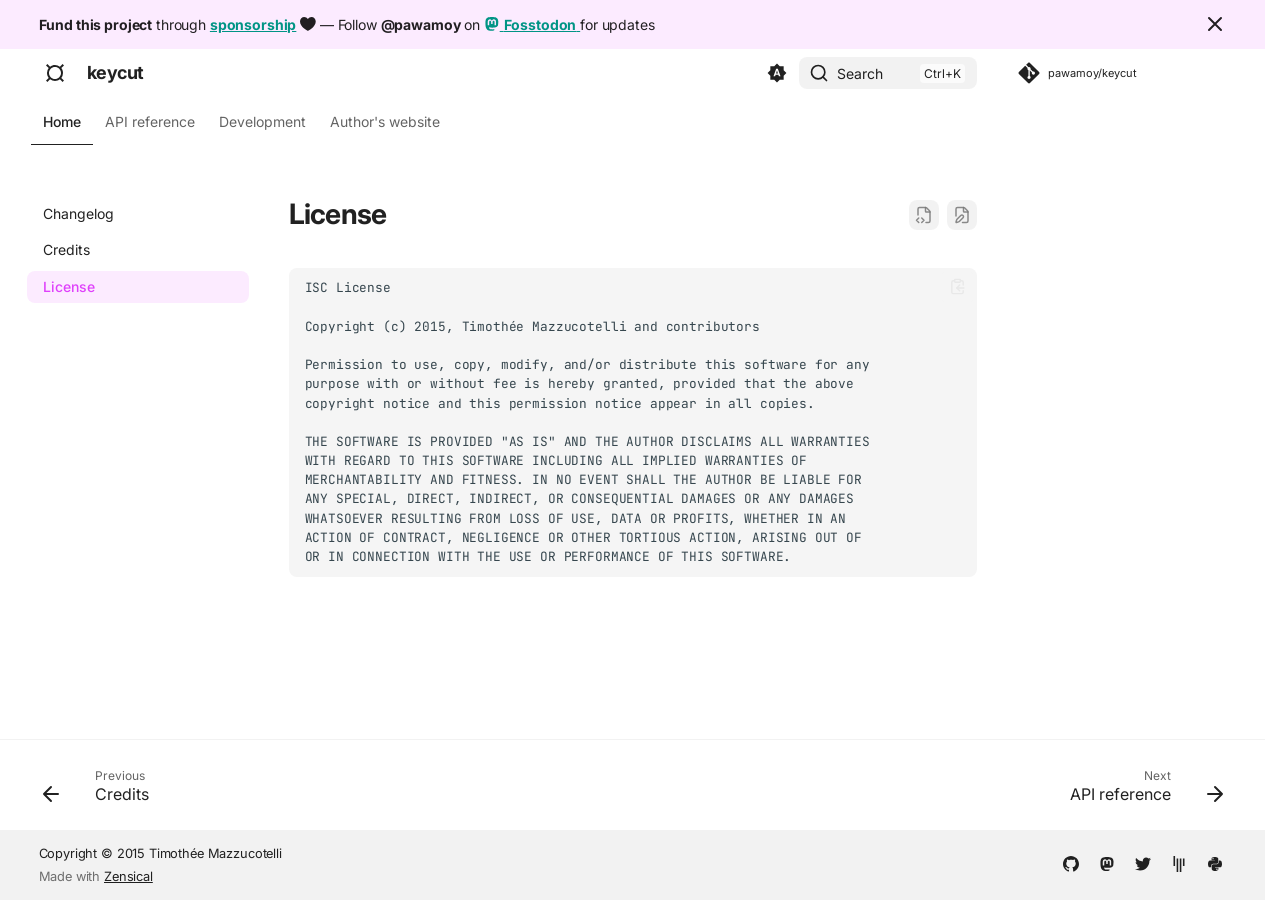
<file: license/index.html>
<!doctype html>
<html lang="en" class="no-js">
  <head>
    
      <meta charset="utf-8">
      <meta name="viewport" content="width=device-width,initial-scale=1">
      
        <meta name="description" content="A command line tool that helps you remembering ALL the numerous keyboard shortcuts of ALL your favorite programs.">
      
      
        <meta name="author" content="Timothée Mazzucotelli">
      
      
        <link rel="canonical" href="https://pawamoy.github.io/keycut/license/">
      
      
        <link rel="prev" href="../credits.md">
      
      
        <link rel="next" href="../reference/api/">
      
      
        
      
      
      <link rel="icon" href="../assets/images/favicon.png">
      <meta name="generator" content="zensical-0.0.67">
    
    
      
        <title>License - keycut</title>
      
    
    
      
        
      
      <link rel="stylesheet" href="../assets/stylesheets/modern/main.4ae390e2.min.css">
      
        
          
        
        <link rel="stylesheet" href="../assets/stylesheets/modern/palette.96d1a7e4.min.css">
      
      


    
    
      
    
    
      
        
        
        <link rel="preconnect" href="https://fonts.gstatic.com" crossorigin>
        <link rel="stylesheet" href="https://fonts.googleapis.com/css?family=Inter:300,300i,400,400i,500,500i,700,700i%7CJetBrains+Mono:400,400i,700,700i&amp;display=fallback">
        <style>:root{--md-text-font:"Inter";--md-code-font:"JetBrains Mono"}</style>
      
    
    
      <link rel="stylesheet" href="../css/apidocs.css">
    
    <script>__md_scope=new URL("..",location),__md_scope.pathname.endsWith("/")||(__md_scope=new URL(__md_scope.pathname+"/",location)),__md_hash=e=>[...e].reduce(((e,t)=>(e<<5)-e+t.charCodeAt(0)),0),__md_get=(e,t=localStorage,_=__md_scope)=>JSON.parse(t.getItem(_.pathname+"."+e)),__md_set=(e,t,_=localStorage,a=__md_scope)=>{try{_.setItem(a.pathname+"."+e,JSON.stringify(t))}catch(e){}},document.documentElement.setAttribute("data-platform",navigator.platform)</script>
    
      
  


    
    
  </head>
  
  
    
    
      
    
    
    
    
    <body dir="ltr" data-md-color-scheme="default" data-md-color-primary="indigo" data-md-color-accent="indigo">
  
    
    <input class="md-toggle" data-md-toggle="drawer" type="checkbox" id="__drawer" autocomplete="off">
    <input class="md-toggle" data-md-toggle="search" type="checkbox" id="__search" autocomplete="off">
    <label class="md-overlay" for="__drawer" aria-label="Navigation"></label>
    <div data-md-component="skip">
      
        
        <a href="#license" class="md-skip">
          Skip to content
        </a>
      
    </div>
    <div data-md-component="announce">
      
        <aside class="md-banner">
          <div class="md-banner__inner md-grid md-typeset">
            
              <button class="md-banner__button md-icon" aria-label="Don't show this again">
                
                <svg xmlns="http://www.w3.org/2000/svg" fill="none" stroke="currentColor" stroke-linecap="round" stroke-linejoin="round" stroke-width="2" class="lucide lucide-x" viewBox="0 0 24 24"><path d="M18 6 6 18M6 6l12 12"/></svg>
              </button>
            
            
  <strong>Fund this project</strong> through
  <a href="https://github.com/sponsors/pawamoy"><strong>sponsorship</strong></a>
  <span class="twemoji heart pulse">
    <svg xmlns="http://www.w3.org/2000/svg" viewBox="0 0 16 16"><path d="M7.655 14.916zh-.002l-.006-.003-.018-.01a22 22 0 0 1-3.744-2.584C2.045 10.731 0 8.35 0 5.5 0 2.836 2.086 1 4.25 1 5.797 1 7.153 1.802 8 3.02 8.847 1.802 10.203 1 11.75 1 13.914 1 16 2.836 16 5.5c0 2.85-2.044 5.231-3.886 6.818a22 22 0 0 1-3.433 2.414 7 7 0 0 1-.31.17l-.018.01-.008.004a.75.75 0 0 1-.69 0"/></svg>
  </span> &mdash;
  Follow
  <strong>@pawamoy</strong> on
  <a rel="me" href="https://fosstodon.org/@pawamoy">
    <span class="twemoji mastodon">
      <svg xmlns="http://www.w3.org/2000/svg" viewBox="0 0 448 512"><!--! Font Awesome Free 7.3.1 by @fontawesome - https://fontawesome.com License - https://fontawesome.com/license/free (Icons: CC BY 4.0, Fonts: SIL OFL 1.1, Code: MIT License) Copyright 2026 Fonticons, Inc.--><path fill="currentColor" d="M433 179.1c0-97.2-63.7-125.7-63.7-125.7-62.5-28.7-228.6-28.4-290.5 0 0 0-63.7 28.5-63.7 125.7 0 115.7-6.6 259.4 105.6 289.1 40.5 10.7 75.3 13 103.3 11.4 50.8-2.8 79.3-18.1 79.3-18.1l-1.7-36.9s-36.3 11.4-77.1 10.1c-40.4-1.4-83-4.4-89.6-54-.6-4.6-.9-9.3-.9-13.9 85.6 20.9 158.7 9.1 178.7 6.7 56.1-6.7 105-41.3 111.2-72.9 9.8-49.8 9-121.5 9-121.5zm-75.1 125.2h-46.6V190.1c0-49.7-64-51.6-64 6.9v62.5H201V197c0-58.5-64-56.6-64-6.9v114.2H90.3c0-122.1-5.2-147.9 18.4-175 25.9-28.9 79.8-30.8 103.8 6.1l11.6 19.5 11.6-19.5c24.1-37.1 78.1-34.8 103.8-6.1 23.7 27.3 18.4 53 18.4 175"/></svg>
    </span>
    <strong>Fosstodon</strong>
  </a>
  for updates

          </div>
          
            <script>var el=document.querySelector("[data-md-component=announce]");if(el){var content=el.querySelector(".md-typeset");__md_hash(content.innerHTML)===__md_get("__announce")&&(el.hidden=!0)}</script>
          
        </aside>
      
    </div>
    
    
      

  

<header class="md-header md-header--shadow md-header--lifted" data-md-component="header">
  <nav class="md-header__inner md-grid" aria-label="Header">
    <a href="./.." title="keycut" class="md-header__button md-logo" aria-label="keycut" data-md-component="logo">
      
  
  <svg xmlns="http://www.w3.org/2000/svg" viewBox="0 0 24 24"><path d="M4.41 3 3 4.41 5.69 7.1A7.92 7.92 0 0 0 4 12c0 1.85.63 3.55 1.69 4.9L3 19.59 4.41 21l2.69-2.69A7.92 7.92 0 0 0 12 20c1.85 0 3.55-.63 4.9-1.69L19.59 21 21 19.59l-2.69-2.69A7.92 7.92 0 0 0 20 12c0-1.85-.63-3.55-1.69-4.9L21 4.41 19.59 3 16.9 5.69A7.92 7.92 0 0 0 12 4c-1.85 0-3.55.63-4.9 1.69zM12 6c3.31 0 6 2.69 6 6s-2.69 6-6 6-6-2.69-6-6 2.69-6 6-6"/></svg>

    </a>
    <label class="md-header__button md-icon" for="__drawer" aria-label="Navigation">
      
      <svg xmlns="http://www.w3.org/2000/svg" fill="none" stroke="currentColor" stroke-linecap="round" stroke-linejoin="round" stroke-width="2" class="lucide lucide-menu" viewBox="0 0 24 24"><path d="M4 5h16M4 12h16M4 19h16"/></svg>
    </label>
    <div class="md-header__title" data-md-component="header-title">
      <div class="md-header__ellipsis">
        <div class="md-header__topic">
          <span class="md-ellipsis">
            keycut
          </span>
        </div>
        <div class="md-header__topic" data-md-component="header-topic">
          <span class="md-ellipsis">
            
              License
            
          </span>
        </div>
      </div>
    </div>
    
      
        <form class="md-header__option" data-md-component="palette">
  
    
    
    
    <input class="md-option" data-md-color-media="(prefers-color-scheme)" data-md-color-scheme="default" data-md-color-primary="indigo" data-md-color-accent="indigo"  aria-label="Switch to light mode"  type="radio" name="__palette" id="__palette_0">
    
      <label class="md-header__button md-icon" title="Switch to light mode" for="__palette_1" hidden>
        <svg xmlns="http://www.w3.org/2000/svg" viewBox="0 0 24 24"><path d="m14.3 16-.7-2h-3.2l-.7 2H7.8L11 7h2l3.2 9zM20 8.69V4h-4.69L12 .69 8.69 4H4v4.69L.69 12 4 15.31V20h4.69L12 23.31 15.31 20H20v-4.69L23.31 12zm-9.15 3.96h2.3L12 9z"/></svg>
      </label>
    
  
    
    
    
    <input class="md-option" data-md-color-media="(prefers-color-scheme: light)" data-md-color-scheme="default" data-md-color-primary="teal" data-md-color-accent="purple"  aria-label="Switch to dark mode"  type="radio" name="__palette" id="__palette_1">
    
      <label class="md-header__button md-icon" title="Switch to dark mode" for="__palette_2" hidden>
        <svg xmlns="http://www.w3.org/2000/svg" viewBox="0 0 24 24"><path d="M12 7a5 5 0 0 1 5 5 5 5 0 0 1-5 5 5 5 0 0 1-5-5 5 5 0 0 1 5-5m0 2a3 3 0 0 0-3 3 3 3 0 0 0 3 3 3 3 0 0 0 3-3 3 3 0 0 0-3-3m0-7 2.39 3.42C13.65 5.15 12.84 5 12 5s-1.65.15-2.39.42zM3.34 7l4.16-.35A7.2 7.2 0 0 0 5.94 8.5c-.44.74-.69 1.5-.83 2.29zm.02 10 1.76-3.77a7.131 7.131 0 0 0 2.38 4.14zM20.65 7l-1.77 3.79a7.02 7.02 0 0 0-2.38-4.15zm-.01 10-4.14.36c.59-.51 1.12-1.14 1.54-1.86.42-.73.69-1.5.83-2.29zM12 22l-2.41-3.44c.74.27 1.55.44 2.41.44.82 0 1.63-.17 2.37-.44z"/></svg>
      </label>
    
  
    
    
    
    <input class="md-option" data-md-color-media="(prefers-color-scheme: dark)" data-md-color-scheme="slate" data-md-color-primary="black" data-md-color-accent="lime"  aria-label="Switch to system preference"  type="radio" name="__palette" id="__palette_2">
    
      <label class="md-header__button md-icon" title="Switch to system preference" for="__palette_0" hidden>
        <svg xmlns="http://www.w3.org/2000/svg" viewBox="0 0 24 24"><path d="m17.75 4.09-2.53 1.94.91 3.06-2.63-1.81-2.63 1.81.91-3.06-2.53-1.94L12.44 4l1.06-3 1.06 3zm3.5 6.91-1.64 1.25.59 1.98-1.7-1.17-1.7 1.17.59-1.98L15.75 11l2.06-.05L18.5 9l.69 1.95zm-2.28 4.95c.83-.08 1.72 1.1 1.19 1.85-.32.45-.66.87-1.08 1.27C15.17 23 8.84 23 4.94 19.07c-3.91-3.9-3.91-10.24 0-14.14.4-.4.82-.76 1.27-1.08.75-.53 1.93.36 1.85 1.19-.27 2.86.69 5.83 2.89 8.02a9.96 9.96 0 0 0 8.02 2.89m-1.64 2.02a12.08 12.08 0 0 1-7.8-3.47c-2.17-2.19-3.33-5-3.49-7.82-2.81 3.14-2.7 7.96.31 10.98 3.02 3.01 7.84 3.12 10.98.31"/></svg>
      </label>
    
  
</form>
      
    
    
      <script>var palette=__md_get("__palette");if(palette&&palette.color){if("(prefers-color-scheme)"===palette.color.media){var media=matchMedia("(prefers-color-scheme: light)"),input=document.querySelector(media.matches?"[data-md-color-media='(prefers-color-scheme: light)']":"[data-md-color-media='(prefers-color-scheme: dark)']");palette.color.media=input.getAttribute("data-md-color-media"),palette.color.scheme=input.getAttribute("data-md-color-scheme"),palette.color.primary=input.getAttribute("data-md-color-primary"),palette.color.accent=input.getAttribute("data-md-color-accent")}for(var[key,value]of Object.entries(palette.color))document.body.setAttribute("data-md-color-"+key,value)}</script>
    
    
    
      
      
        <label class="md-header__button md-icon" for="__search" aria-label="Search">
          
          <svg xmlns="http://www.w3.org/2000/svg" fill="none" stroke="currentColor" stroke-linecap="round" stroke-linejoin="round" stroke-width="2" class="lucide lucide-search" viewBox="0 0 24 24"><path d="m21 21-4.34-4.34"/><circle cx="11" cy="11" r="8"/></svg>
        </label>
        <div class="md-search" data-md-component="search" role="dialog" aria-label="Search">
  <button type="button" class="md-search__button">
    Search
  </button>
</div>
      
    
    <div class="md-header__source">
      
        <a href="https://github.com/pawamoy/keycut" title="Go to repository" class="md-source" data-md-component="source">
  <div class="md-source__icon md-icon">
    
    <svg xmlns="http://www.w3.org/2000/svg" viewBox="0 0 448 512"><!--! Font Awesome Free 7.3.1 by @fontawesome - https://fontawesome.com License - https://fontawesome.com/license/free (Icons: CC BY 4.0, Fonts: SIL OFL 1.1, Code: MIT License) Copyright 2026 Fonticons, Inc.--><path fill="currentColor" d="M439.6 236.1 244 40.5c-5.4-5.5-12.8-8.5-20.4-8.5s-15 3-20.4 8.4L162.5 81l51.5 51.5c27.1-9.1 52.7 16.8 43.4 43.7l49.7 49.7c34.2-11.8 61.2 31 35.5 56.7-26.5 26.5-70.2-2.9-56-37.3L240.3 199v121.9c25.3 12.5 22.3 41.8 9.1 55-6.4 6.4-15.2 10.1-24.3 10.1s-17.8-3.6-24.3-10.1c-17.6-17.6-11.1-46.9 11.2-56v-123c-20.8-8.5-24.6-30.7-18.6-45L142.6 101 8.5 235.1C3 240.6 0 247.9 0 255.5s3 15 8.5 20.4l195.6 195.7c5.4 5.4 12.7 8.4 20.4 8.4s15-3 20.4-8.4l194.7-194.7c5.4-5.4 8.4-12.8 8.4-20.4s-3-15-8.4-20.4"/></svg>
  </div>
  <div class="md-source__repository">
    pawamoy/keycut
  </div>
</a>
      
    </div>
  </nav>
  
    
      
<nav class="md-tabs" aria-label="Tabs" data-md-component="tabs">
  <div class="md-grid">
    <ul class="md-tabs__list">
      
        
  
  
  
    
  
  
    
      
      
        
          
        
      
        
      
        
      
        
      
    
    
    
    
      <li class="md-tabs__item md-tabs__item--active">
        <a href="./.." class="md-tabs__link">
          
  
  Home

        </a>
      </li>
    
  

      
        
  
  
  
  
    <li class="md-tabs__item">
      <a href="../reference/api/" class="md-tabs__link">
        
  
  API reference

      </a>
    </li>
  

      
        
  
  
  
  
    
      
      
        
      
        
      
    
    
    
    
      <li class="md-tabs__item">
        <a href="../contributing/" class="md-tabs__link">
          
  
  Development

        </a>
      </li>
    
  

      
        
  
  
  
  
    <li class="md-tabs__item">
      <a href="https://pawamoy.github.io" class="md-tabs__link">
        
  
  Author's website

      </a>
    </li>
  

      
    </ul>
  </div>
</nav>
    
  
</header>
    
    <div class="md-container" data-md-component="container">
      
      
        
      
      <main class="md-main" data-md-component="main">
        <div class="md-main__inner md-grid">
          
            
              
                
              
              <div class="md-sidebar md-sidebar--primary" data-md-component="sidebar" data-md-type="navigation" >
                <div class="md-sidebar__scrollwrap">
                  <div class="md-sidebar__inner">
                    


  


<nav class="md-nav md-nav--primary md-nav--lifted" aria-label="Navigation" data-md-level="0">
  <label class="md-nav__title" for="__drawer">
    <a href="./.." title="keycut" class="md-nav__button md-logo" aria-label="keycut" data-md-component="logo">
      
  
  <svg xmlns="http://www.w3.org/2000/svg" viewBox="0 0 24 24"><path d="M4.41 3 3 4.41 5.69 7.1A7.92 7.92 0 0 0 4 12c0 1.85.63 3.55 1.69 4.9L3 19.59 4.41 21l2.69-2.69A7.92 7.92 0 0 0 12 20c1.85 0 3.55-.63 4.9-1.69L19.59 21 21 19.59l-2.69-2.69A7.92 7.92 0 0 0 20 12c0-1.85-.63-3.55-1.69-4.9L21 4.41 19.59 3 16.9 5.69A7.92 7.92 0 0 0 12 4c-1.85 0-3.55.63-4.9 1.69zM12 6c3.31 0 6 2.69 6 6s-2.69 6-6 6-6-2.69-6-6 2.69-6 6-6"/></svg>

    </a>
    keycut
  </label>
  
    <div class="md-nav__source">
      <a href="https://github.com/pawamoy/keycut" title="Go to repository" class="md-source" data-md-component="source">
  <div class="md-source__icon md-icon">
    
    <svg xmlns="http://www.w3.org/2000/svg" viewBox="0 0 448 512"><!--! Font Awesome Free 7.3.1 by @fontawesome - https://fontawesome.com License - https://fontawesome.com/license/free (Icons: CC BY 4.0, Fonts: SIL OFL 1.1, Code: MIT License) Copyright 2026 Fonticons, Inc.--><path fill="currentColor" d="M439.6 236.1 244 40.5c-5.4-5.5-12.8-8.5-20.4-8.5s-15 3-20.4 8.4L162.5 81l51.5 51.5c27.1-9.1 52.7 16.8 43.4 43.7l49.7 49.7c34.2-11.8 61.2 31 35.5 56.7-26.5 26.5-70.2-2.9-56-37.3L240.3 199v121.9c25.3 12.5 22.3 41.8 9.1 55-6.4 6.4-15.2 10.1-24.3 10.1s-17.8-3.6-24.3-10.1c-17.6-17.6-11.1-46.9 11.2-56v-123c-20.8-8.5-24.6-30.7-18.6-45L142.6 101 8.5 235.1C3 240.6 0 247.9 0 255.5s3 15 8.5 20.4l195.6 195.7c5.4 5.4 12.7 8.4 20.4 8.4s15-3 20.4-8.4l194.7-194.7c5.4-5.4 8.4-12.8 8.4-20.4s-3-15-8.4-20.4"/></svg>
  </div>
  <div class="md-source__repository">
    pawamoy/keycut
  </div>
</a>
    </div>
  
  <ul class="md-nav__list" data-md-scrollfix>
    
      
      
  
  
    
  
  
  
    
    
      
        
          
        
      
        
      
        
      
        
      
    
    
    
      
        
        
      
      
        
      
    
    
    <li class="md-nav__item md-nav__item--active md-nav__item--section md-nav__item--nested">
      
        
        
        <input class="md-nav__toggle md-toggle " type="checkbox" id="__nav_1" checked>
        
          
          <div class="md-nav__link md-nav__container">
            <a href="./.." class="md-nav__link ">
              
  
  
  <span class="md-ellipsis">
    
  
  Home

    
  </span>
  
  

            </a>
            
              
              <label class="md-nav__link " for="__nav_1" id="__nav_1_label" tabindex="">
                <span class="md-nav__icon md-icon"></span>
              </label>
            
          </div>
        
        
          <nav class="md-nav" data-md-level="1" aria-labelledby="__nav_1_label" aria-expanded="true">
            <label class="md-nav__title" for="__nav_1">
              <span class="md-nav__icon md-icon"></span>
              
  
  Home

            </label>
            <ul class="md-nav__list" data-md-scrollfix>
              
                
              
                
                  
  
  
  
  
    <li class="md-nav__item">
      <a href="../changelog/" class="md-nav__link">
        
  
  
  <span class="md-ellipsis">
    
  
  Changelog

    
  </span>
  
  

      </a>
    </li>
  

                
              
                
                  
  
  
  
  
    <li class="md-nav__item">
      <a href="../credits.md" class="md-nav__link">
        
  
  
  <span class="md-ellipsis">
    
  
  Credits

    
  </span>
  
  

      </a>
    </li>
  

                
              
                
                  
  
  
    
  
  
  
    <li class="md-nav__item md-nav__item--active">
      
      
      
      
        
      
      
      <a href="././" class="md-nav__link md-nav__link--active">
        
  
  
  <span class="md-ellipsis">
    
  
  License

    
  </span>
  
  

      </a>
      
    </li>
  

                
              
            </ul>
          </nav>
        
      
    </li>
  

    
      
      
  
  
  
  
    <li class="md-nav__item">
      <a href="../reference/api/" class="md-nav__link">
        
  
  
  <span class="md-ellipsis">
    
  
  API reference

    
  </span>
  
  

      </a>
    </li>
  

    
      
      
  
  
  
  
    
    
      
        
      
        
      
    
    
    
      
      
        
      
    
    
    <li class="md-nav__item md-nav__item--nested">
      
        
        
        <input class="md-nav__toggle md-toggle " type="checkbox" id="__nav_3" >
        
          
          <label class="md-nav__link" for="__nav_3" id="__nav_3_label" tabindex="0">
            
  
  
  <span class="md-ellipsis">
    
  
  Development

    
  </span>
  
  

            <span class="md-nav__icon md-icon"></span>
          </label>
        
        
          <nav class="md-nav" data-md-level="1" aria-labelledby="__nav_3_label" aria-expanded="false">
            <label class="md-nav__title" for="__nav_3">
              <span class="md-nav__icon md-icon"></span>
              
  
  Development

            </label>
            <ul class="md-nav__list" data-md-scrollfix>
              
                
                  
  
  
  
  
    <li class="md-nav__item">
      <a href="../contributing/" class="md-nav__link">
        
  
  
  <span class="md-ellipsis">
    
  
  Contributing

    
  </span>
  
  

      </a>
    </li>
  

                
              
                
                  
  
  
  
  
    <li class="md-nav__item">
      <a href="../code_of_conduct/" class="md-nav__link">
        
  
  
  <span class="md-ellipsis">
    
  
  Code of Conduct

    
  </span>
  
  

      </a>
    </li>
  

                
              
            </ul>
          </nav>
        
      
    </li>
  

    
      
      
  
  
  
  
    <li class="md-nav__item">
      <a href="https://pawamoy.github.io" class="md-nav__link">
        
  
  
  <span class="md-ellipsis">
    
  
  Author's website

    
  </span>
  
  

      </a>
    </li>
  

    
  </ul>
</nav>
                  </div>
                </div>
              </div>
            
            
              
                
              
              <div class="md-sidebar md-sidebar--secondary" data-md-component="sidebar" data-md-type="toc" >
                <div class="md-sidebar__scrollwrap">
                  
                    
                    
                    
                      
                    
                    
                  
                  <div class="md-sidebar__inner">
                    


<nav class="md-nav md-nav--secondary" aria-label="On this page">
  
  
  
    
  
  
</nav>
                  </div>
                </div>
              </div>
            
          
          
            <div class="md-content" data-md-component="content">
              
                

  




              
              <article class="md-content__inner md-typeset">
                
                  

  
    <a href="https://github.com/pawamoy/keycut/edit/main/docs/license.md" title="Edit this page" class="md-content__button md-icon" rel="edit">
      
      <svg xmlns="http://www.w3.org/2000/svg" fill="none" stroke="currentColor" stroke-linecap="round" stroke-linejoin="round" stroke-width="2" class="lucide lucide-file-pen" viewBox="0 0 24 24"><path d="M12.659 22H18a2 2 0 0 0 2-2V8a2.4 2.4 0 0 0-.706-1.706l-3.588-3.588A2.4 2.4 0 0 0 14 2H6a2 2 0 0 0-2 2v9.34"/><path d="M14 2v5a1 1 0 0 0 1 1h5M10.378 12.622a1 1 0 0 1 3 3.003L8.36 20.637a2 2 0 0 1-.854.506l-2.867.837a.5.5 0 0 1-.62-.62l.836-2.869a2 2 0 0 1 .506-.853z"/></svg>
    </a>
  
  
    
      
    
    <a href="https://github.com/pawamoy/keycut/raw/main/docs/license.md" title="View source of this page" class="md-content__button md-icon">
      
      <svg xmlns="http://www.w3.org/2000/svg" fill="none" stroke="currentColor" stroke-linecap="round" stroke-linejoin="round" stroke-width="2" class="lucide lucide-file-code-2" viewBox="0 0 24 24"><path d="M4 12.15V4a2 2 0 0 1 2-2h8a2.4 2.4 0 0 1 1.706.706l3.588 3.588A2.4 2.4 0 0 1 20 8v12a2 2 0 0 1-2 2h-3.35"/><path d="M14 2v5a1 1 0 0 0 1 1h5M5 16l-3 3 3 3M9 22l3-3-3-3"/></svg>
    </a>
  


<h1 id="license">License<a class="headerlink" href="#license" title="Permanent link">¤</a></h1>
<div class="highlight"><pre><span></span><code>ISC License

Copyright (c) 2015, Timothée Mazzucotelli and contributors

Permission to use, copy, modify, and/or distribute this software for any
purpose with or without fee is hereby granted, provided that the above
copyright notice and this permission notice appear in all copies.

THE SOFTWARE IS PROVIDED "AS IS" AND THE AUTHOR DISCLAIMS ALL WARRANTIES
WITH REGARD TO THIS SOFTWARE INCLUDING ALL IMPLIED WARRANTIES OF
MERCHANTABILITY AND FITNESS. IN NO EVENT SHALL THE AUTHOR BE LIABLE FOR
ANY SPECIAL, DIRECT, INDIRECT, OR CONSEQUENTIAL DAMAGES OR ANY DAMAGES
WHATSOEVER RESULTING FROM LOSS OF USE, DATA OR PROFITS, WHETHER IN AN
ACTION OF CONTRACT, NEGLIGENCE OR OTHER TORTIOUS ACTION, ARISING OUT OF
OR IN CONNECTION WITH THE USE OR PERFORMANCE OF THIS SOFTWARE.
</code></pre></div>

  









  
  



  


  
    
  


<!-- Giscus -->
<!-- https://zensical.org/docs/setup/comment-system/#giscus-integration -->
<div id="feedback" style="display: none;">
    <h2 id="__comments">Feedback</h2>
    <script src="https://giscus.app/client.js"
        data-repo="pawamoy/keycut"
        data-repo-id="MDEwOlJlcG9zaXRvcnkzMzE0Mzk3OA=="
        data-category="Documentation"
        data-category-id="REPLACE WITH DISCUSSION CATEGORY ID"
        data-mapping="pathname"
        data-strict="1"
        data-reactions-enabled="0"
        data-emit-metadata="0"
        data-input-position="top"
        data-theme="preferred_color_scheme"
        data-lang="en"
        data-loading="lazy"
        crossorigin="anonymous"
        async>
    </script>

    <!-- Synchronize Giscus theme with palette -->
    <script>
        var giscus = document.querySelector("script[src*=giscus]")

        // Set palette on initial load
        var palette = __md_get("__palette")
        if (palette && typeof palette.color === "object") {
            var theme = palette.color.scheme === "slate"
                ? "transparent_dark"
                : "light"

            // Instruct Giscus to set theme
            giscus.setAttribute("data-theme", theme)
        }

        // Register event handlers after documented loaded
        document.addEventListener("DOMContentLoaded", function() {
            var ref = document.querySelector("[data-md-component=palette]")
            ref.addEventListener("change", function() {
                var palette = __md_get("__palette")
                if (palette && typeof palette.color === "object") {
                    var theme = palette.color.scheme === "slate"
                        ? "transparent_dark"
                        : "light"

                    // Instruct Giscus to change theme
                    var frame = document.querySelector(".giscus-frame")
                    frame.contentWindow.postMessage(
                        { giscus: { setConfig: { theme } } },
                        "https://giscus.app"
                    )
                }
            })
        })
    </script>
</div>
                
              </article>
            </div>
          
          
  <script>var tabs=__md_get("__tabs");if(Array.isArray(tabs))e:for(var set of document.querySelectorAll(".tabbed-set")){var labels=set.querySelector(".tabbed-labels");for(var tab of tabs)for(var label of labels.getElementsByTagName("label"))if(label.innerText.trim()===tab){var input=document.getElementById(label.htmlFor);input.checked=!0;continue e}}</script>

<script>var target=document.getElementById(location.hash.slice(1));target&&target.name&&(target.checked=target.name.startsWith("__tabbed_"))</script>
        </div>
        
          <button type="button" class="md-top md-icon" data-md-component="top" hidden>
  
  <svg xmlns="http://www.w3.org/2000/svg" fill="none" stroke="currentColor" stroke-linecap="round" stroke-linejoin="round" stroke-width="2" class="lucide lucide-circle-arrow-up" viewBox="0 0 24 24"><circle cx="12" cy="12" r="10"/><path d="m16 12-4-4-4 4M12 16V8"/></svg>
  Back to top
</button>
        
      </main>
      
        <footer class="md-footer">
  
    
      
        
      
      <nav class="md-footer__inner md-grid" aria-label="Footer" >
        
          
          <a href="../credits.md" class="md-footer__link md-footer__link--prev" aria-label="Previous: Credits">
            <div class="md-footer__button md-icon">
              
              <svg xmlns="http://www.w3.org/2000/svg" fill="none" stroke="currentColor" stroke-linecap="round" stroke-linejoin="round" stroke-width="2" class="lucide lucide-arrow-left" viewBox="0 0 24 24"><path d="m12 19-7-7 7-7M19 12H5"/></svg>
            </div>
            <div class="md-footer__title">
              <span class="md-footer__direction">
                Previous
              </span>
              <div class="md-ellipsis">
                Credits
              </div>
            </div>
          </a>
        
        
          
          <a href="../reference/api/" class="md-footer__link md-footer__link--next" aria-label="Next: API reference">
            <div class="md-footer__title">
              <span class="md-footer__direction">
                Next
              </span>
              <div class="md-ellipsis">
                API reference
              </div>
            </div>
            <div class="md-footer__button md-icon">
              
              <svg xmlns="http://www.w3.org/2000/svg" fill="none" stroke="currentColor" stroke-linecap="round" stroke-linejoin="round" stroke-width="2" class="lucide lucide-arrow-right" viewBox="0 0 24 24"><path d="M5 12h14M12 5l7 7-7 7"/></svg>
            </div>
          </a>
        
      </nav>
    
  
  <div class="md-footer-meta md-typeset">
    <div class="md-footer-meta__inner md-grid">
      <div class="md-copyright">
  
    <div class="md-copyright__highlight">
      Copyright &copy; 2015 Timothée Mazzucotelli
    </div>
  
  
    Made with
    <a href="https://zensical.org/" target="_blank" rel="noopener">
      Zensical
    </a>
  
</div>
      
        
<div class="md-social">
  
    
    
    
    
      
      
    
    <a href="https://github.com/pawamoy" target="_blank" rel="noopener" title="github.com" class="md-social__link">
      <svg xmlns="http://www.w3.org/2000/svg" viewBox="0 0 512 512"><!--! Font Awesome Free 7.3.1 by @fontawesome - https://fontawesome.com License - https://fontawesome.com/license/free (Icons: CC BY 4.0, Fonts: SIL OFL 1.1, Code: MIT License) Copyright 2026 Fonticons, Inc.--><path fill="currentColor" d="M216.5 362.5c-66-8-112.5-55.5-112.5-117 0-25 9-52 24-70-6.5-16.5-5.5-51.5 2-66 20-2.5 47 8 63 22.5 19-6 39-9 63.5-9s44.5 3 62.5 8.5c15.5-14 43-24.5 63-22 7 13.5 8 48.5 1.5 65.5 16 19 24.5 44.5 24.5 70.5 0 61.5-46.5 108-113.5 116.5 17 11 28.5 35 28.5 62.5v52c0 15 12.5 23.5 27.5 17.5C441 459.5 512 369 512 257 512 115.5 397 0 255.5 0S0 115.5 0 257c0 111 70.5 203 165.5 237.5 13.5 5 26.5-4 26.5-17.5v-40c-7 3-16 5-24 5-33 0-52.5-18-66.5-51.5-5.5-13.5-11.5-21.5-23-23-6-.5-8-3-8-6 0-6 10-10.5 20-10.5 14.5 0 27 9 40 27.5 10 14.5 20.5 21 33 21s20.5-4.5 32-16c8.5-8.5 15-16 21-21"/></svg>
    </a>
  
    
    
      
    
    
    
      
      
    
    <a href="https://fosstodon.org/@pawamoy" target="_blank" rel="noopener me" title="fosstodon.org" class="md-social__link">
      <svg xmlns="http://www.w3.org/2000/svg" viewBox="0 0 448 512"><!--! Font Awesome Free 7.3.1 by @fontawesome - https://fontawesome.com License - https://fontawesome.com/license/free (Icons: CC BY 4.0, Fonts: SIL OFL 1.1, Code: MIT License) Copyright 2026 Fonticons, Inc.--><path fill="currentColor" d="M433 179.1c0-97.2-63.7-125.7-63.7-125.7-62.5-28.7-228.6-28.4-290.5 0 0 0-63.7 28.5-63.7 125.7 0 115.7-6.6 259.4 105.6 289.1 40.5 10.7 75.3 13 103.3 11.4 50.8-2.8 79.3-18.1 79.3-18.1l-1.7-36.9s-36.3 11.4-77.1 10.1c-40.4-1.4-83-4.4-89.6-54-.6-4.6-.9-9.3-.9-13.9 85.6 20.9 158.7 9.1 178.7 6.7 56.1-6.7 105-41.3 111.2-72.9 9.8-49.8 9-121.5 9-121.5zm-75.1 125.2h-46.6V190.1c0-49.7-64-51.6-64 6.9v62.5H201V197c0-58.5-64-56.6-64-6.9v114.2H90.3c0-122.1-5.2-147.9 18.4-175 25.9-28.9 79.8-30.8 103.8 6.1l11.6 19.5 11.6-19.5c24.1-37.1 78.1-34.8 103.8-6.1 23.7 27.3 18.4 53 18.4 175"/></svg>
    </a>
  
    
    
    
    
      
      
    
    <a href="https://twitter.com/pawamoy" target="_blank" rel="noopener" title="twitter.com" class="md-social__link">
      <svg xmlns="http://www.w3.org/2000/svg" viewBox="0 0 512 512"><!--! Font Awesome Free 7.3.1 by @fontawesome - https://fontawesome.com License - https://fontawesome.com/license/free (Icons: CC BY 4.0, Fonts: SIL OFL 1.1, Code: MIT License) Copyright 2026 Fonticons, Inc.--><path fill="currentColor" d="M459.4 151.7c.3 4.5.3 9.1.3 13.6 0 138.7-105.6 298.6-298.6 298.6-59.5 0-114.7-17.2-161.1-47.1 8.4 1 16.6 1.3 25.3 1.3 49.1 0 94.2-16.6 130.3-44.8-46.1-1-84.8-31.2-98.1-72.8 6.5 1 13 1.6 19.8 1.6 9.4 0 18.8-1.3 27.6-3.6-48.1-9.7-84.1-52-84.1-103v-1.3c14 7.8 30.2 12.7 47.4 13.3-28.3-18.8-46.8-51-46.8-87.4 0-19.5 5.2-37.4 14.3-53C87.4 130.8 165 172.4 252.1 176.9c-1.6-7.8-2.6-15.9-2.6-24C249.5 95.1 296.3 48 354.4 48c30.2 0 57.5 12.7 76.7 33.1 23.7-4.5 46.5-13.3 66.6-25.3-7.8 24.4-24.4 44.8-46.1 57.8 21.1-2.3 41.6-8.1 60.4-16.2-14.3 20.8-32.2 39.3-52.6 54.3"/></svg>
    </a>
  
    
    
    
    
      
      
    
    <a href="https://gitter.im/keycut/community" target="_blank" rel="noopener" title="gitter.im" class="md-social__link">
      <svg xmlns="http://www.w3.org/2000/svg" viewBox="0 0 384 512"><!--! Font Awesome Free 7.3.1 by @fontawesome - https://fontawesome.com License - https://fontawesome.com/license/free (Icons: CC BY 4.0, Fonts: SIL OFL 1.1, Code: MIT License) Copyright 2026 Fonticons, Inc.--><path fill="currentColor" d="M66.4 322.5H16V0h50.4zM166.9 76.1h-50.4V512h50.4zm100.6 0h-50.4V512h50.4zM368 76h-50.4v247H368z"/></svg>
    </a>
  
    
    
    
    
      
      
    
    <a href="https://pypi.org/project/keycut/" target="_blank" rel="noopener" title="pypi.org" class="md-social__link">
      <svg xmlns="http://www.w3.org/2000/svg" viewBox="0 0 448 512"><!--! Font Awesome Free 7.3.1 by @fontawesome - https://fontawesome.com License - https://fontawesome.com/license/free (Icons: CC BY 4.0, Fonts: SIL OFL 1.1, Code: MIT License) Copyright 2026 Fonticons, Inc.--><path fill="currentColor" d="M439.8 200.5c-7.7-30.9-22.3-54.2-53.4-54.2h-40.1v47.4c0 36.8-31.2 67.8-66.8 67.8H172.7c-29.2 0-53.4 25-53.4 54.3v101.8c0 29 25.2 46 53.4 54.3 33.8 9.9 66.3 11.7 106.8 0 26.9-7.8 53.4-23.5 53.4-54.3v-40.7H226.2v-13.6h160.2c31.1 0 42.6-21.7 53.4-54.2 11.2-33.5 10.7-65.7 0-108.6M286.2 444.7a20.4 20.4 0 1 1 0-40.7 20.4 20.4 0 1 1 0 40.7M167.8 248.1h106.8c29.7 0 53.4-24.5 53.4-54.3V91.9c0-29-24.4-50.7-53.4-55.6-35.8-5.9-74.7-5.6-106.8.1-45.2 8-53.4 24.7-53.4 55.6v40.7h106.9v13.6h-147c-31.1 0-58.3 18.7-66.8 54.2-9.8 40.7-10.2 66.1 0 108.6 7.6 31.6 25.7 54.2 56.8 54.2H101v-48.8c0-35.3 30.5-66.4 66.8-66.4m-6.6-183.4a20.4 20.4 0 1 1 0 40.8 20.4 20.4 0 1 1 0-40.8"/></svg>
    </a>
  
</div>
      
    </div>
  </div>
</footer>
      
    </div>
    <div class="md-dialog" data-md-component="dialog" role="status" aria-atomic="true">
      <div class="md-dialog__inner md-typeset"></div>
    </div>
    
    
    
      
      
      
      
        
        
      <script id="__config" type="application/json">{"annotate":null,"base":"..","features":["announce.dismiss","content.action.edit","content.action.view","content.code.annotate","content.code.copy","content.code.select","content.footnote.tooltips","content.tabs.link","content.tooltips","navigation.footer","navigation.indexes","navigation.instant","navigation.instant.prefetch","navigation.path","navigation.sections","navigation.tabs","navigation.tabs.sticky","navigation.top","search.highlight","toc.follow"],"redirect":null,"search":"../assets/javascripts/workers/search.7d14d953.min.js","tags":null,"translations":{"clipboard.copied":"Copied to clipboard","clipboard.copy":"Copy to clipboard","clipboard.error":"Could not copy to clipboard","search.result.more.one":"1 more on this page","search.result.more.other":"# more on this page","search.result.none":"No matching documents","search.result.one":"1 matching document","search.result.other":"# matching documents","search.result.placeholder":"Type to start searching","search.result.term.missing":"Missing","select.version":"Select version"},"version":null}</script>
    
    
      <script src="../assets/javascripts/bundle.67a597eb.min.js"></script>
      
        <script src="../js/feedback.js"></script>
      
    
  </body>
</html>
</file>
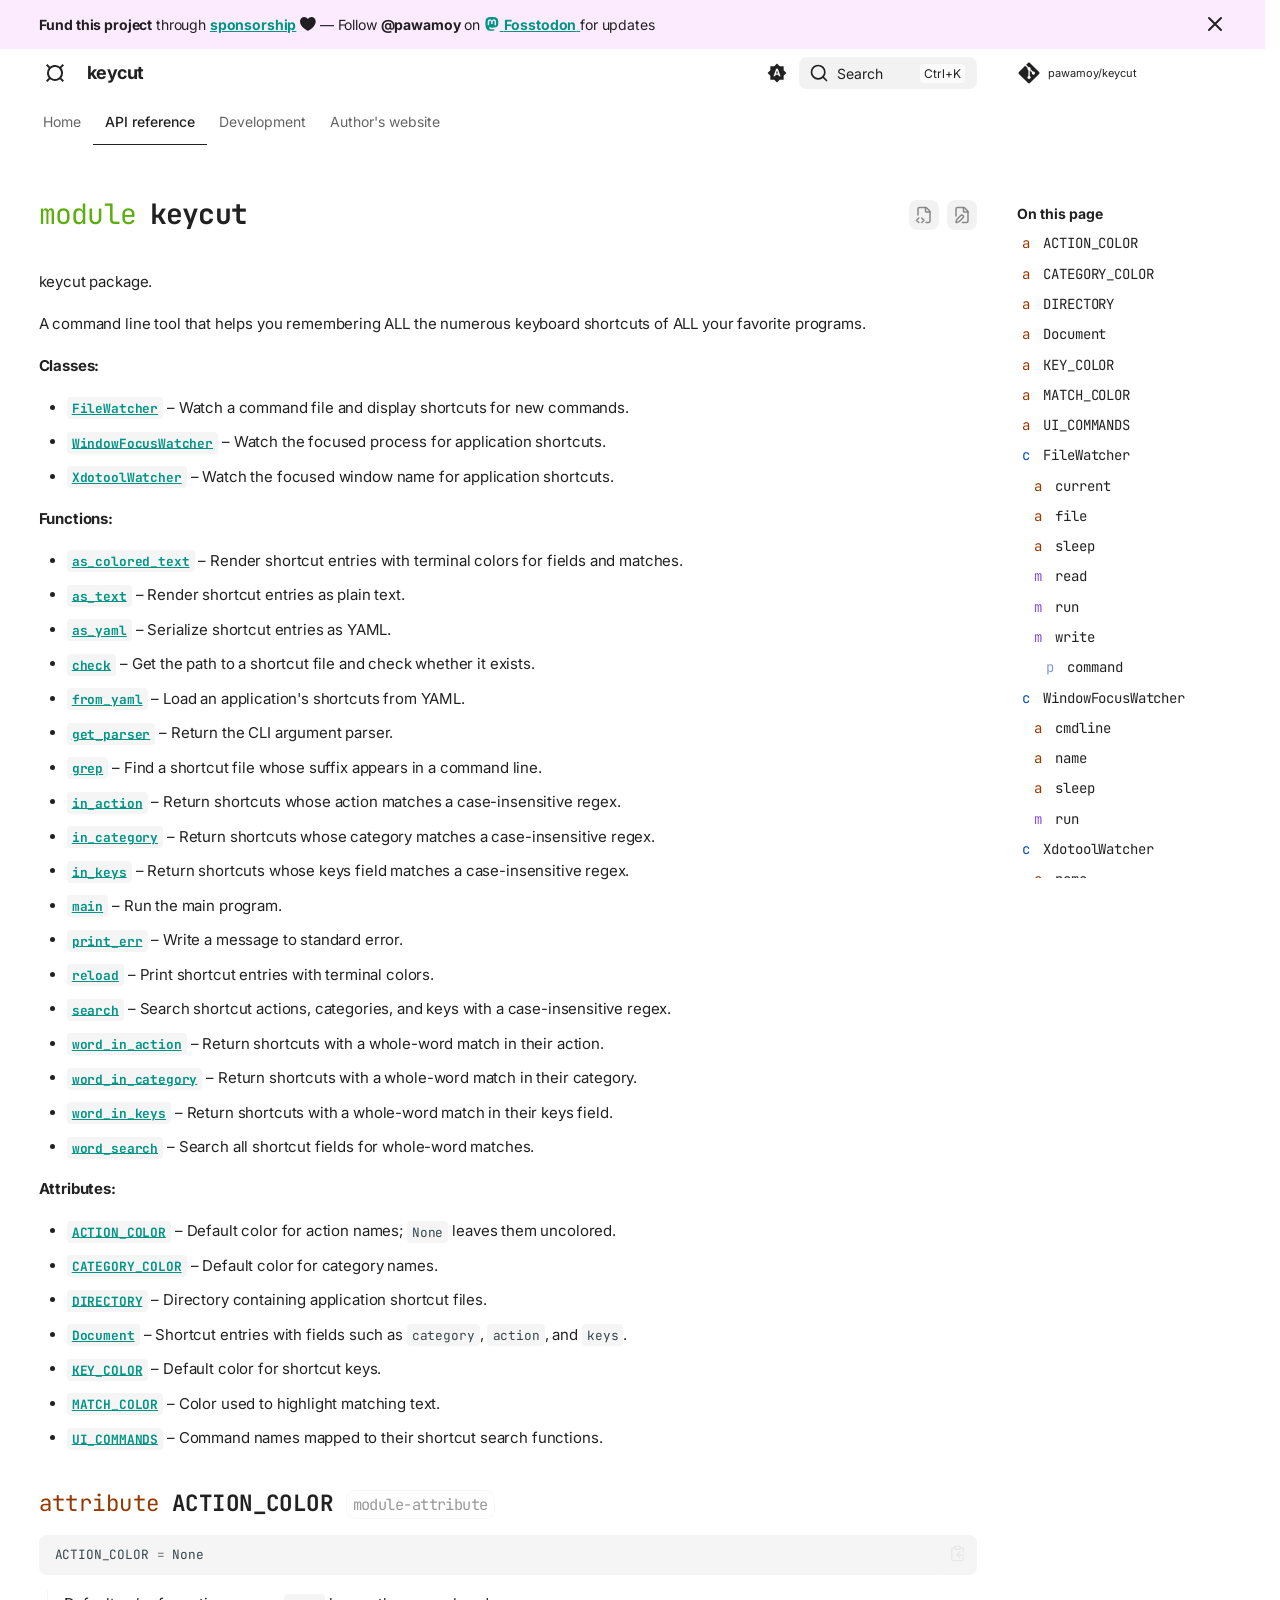
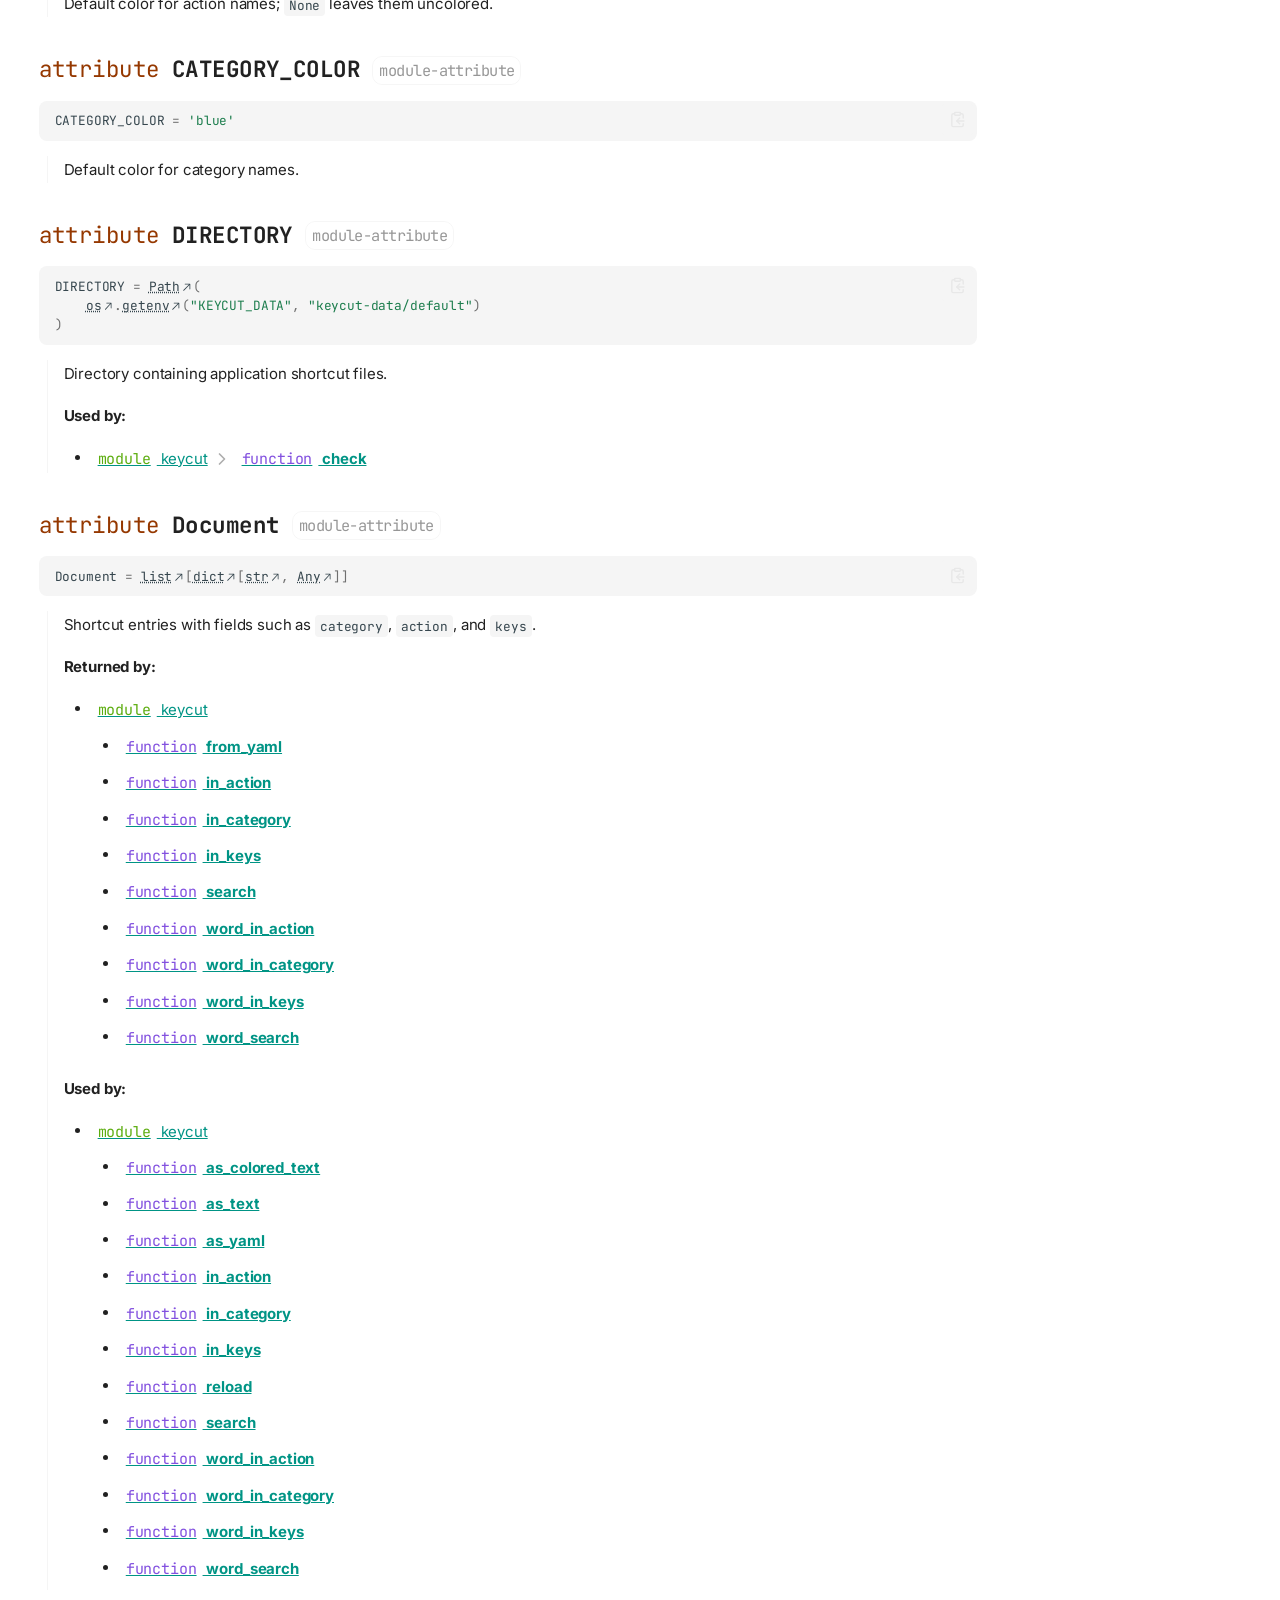
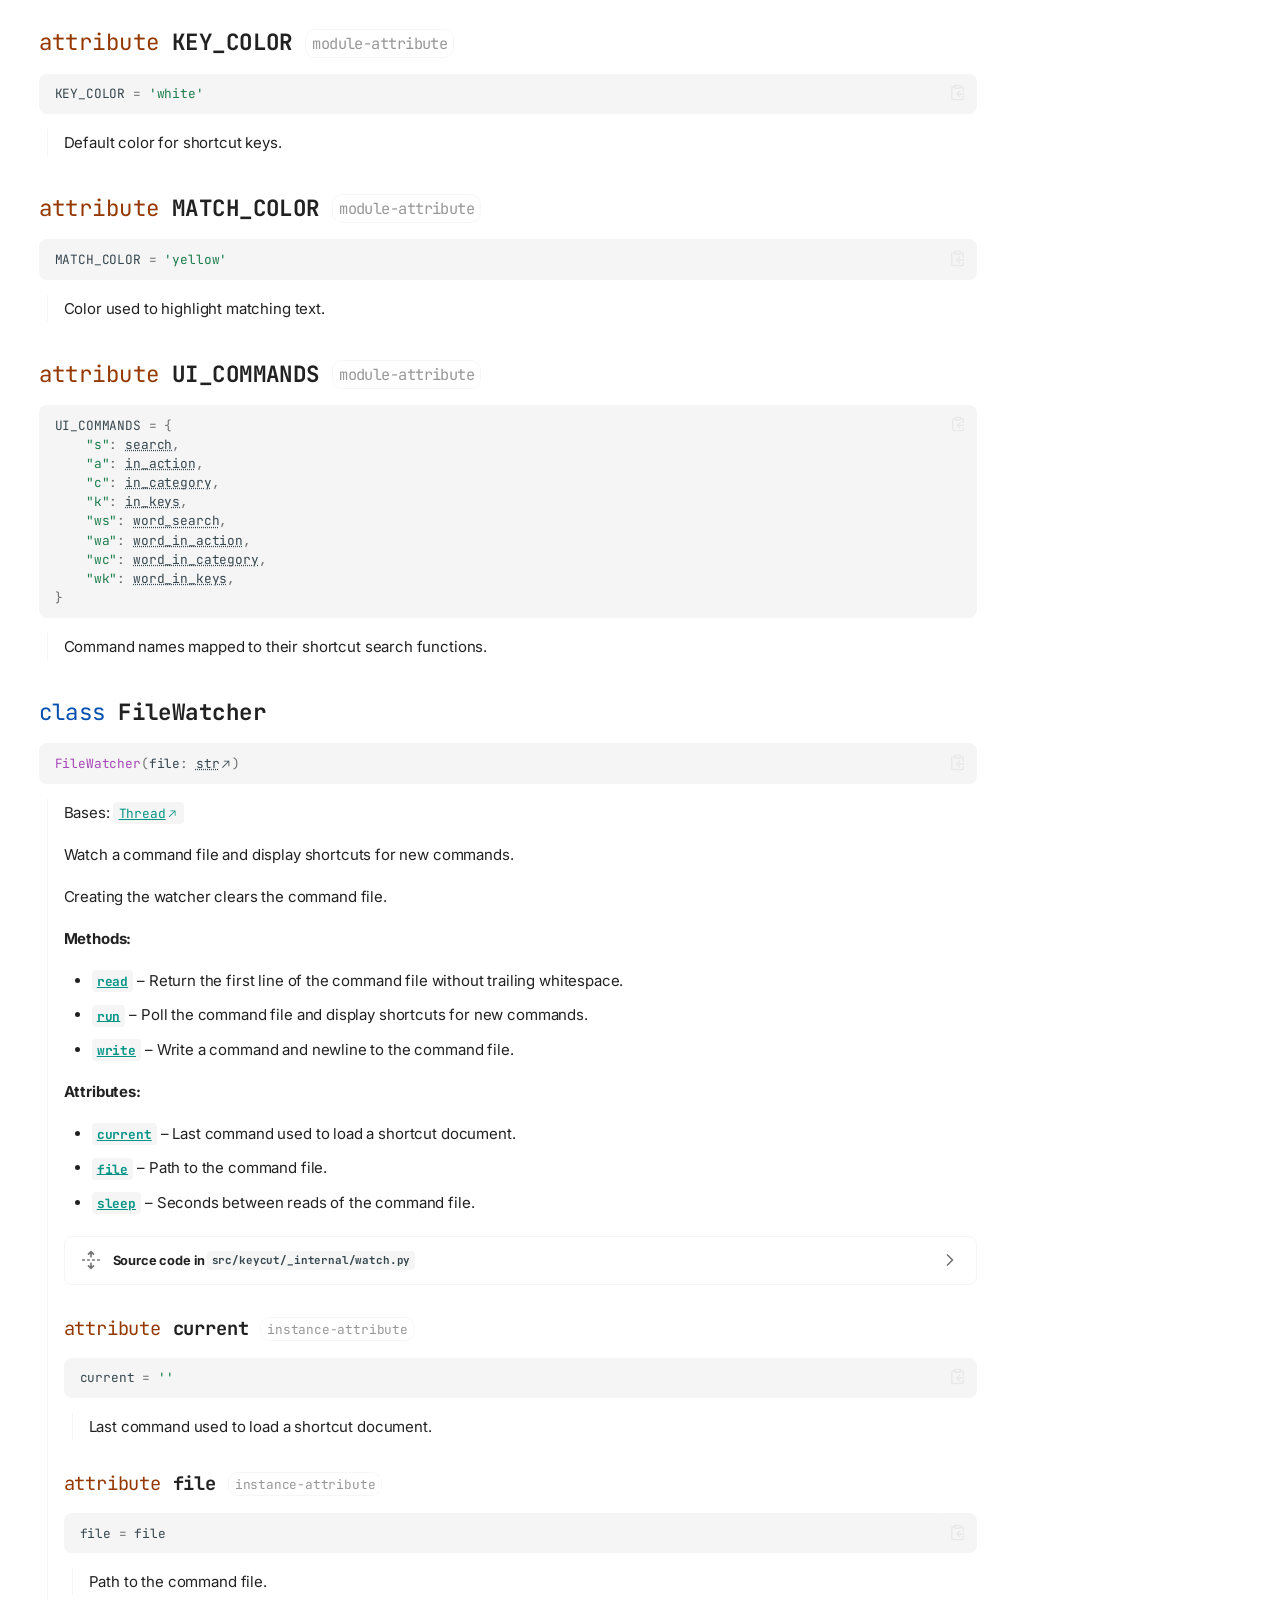
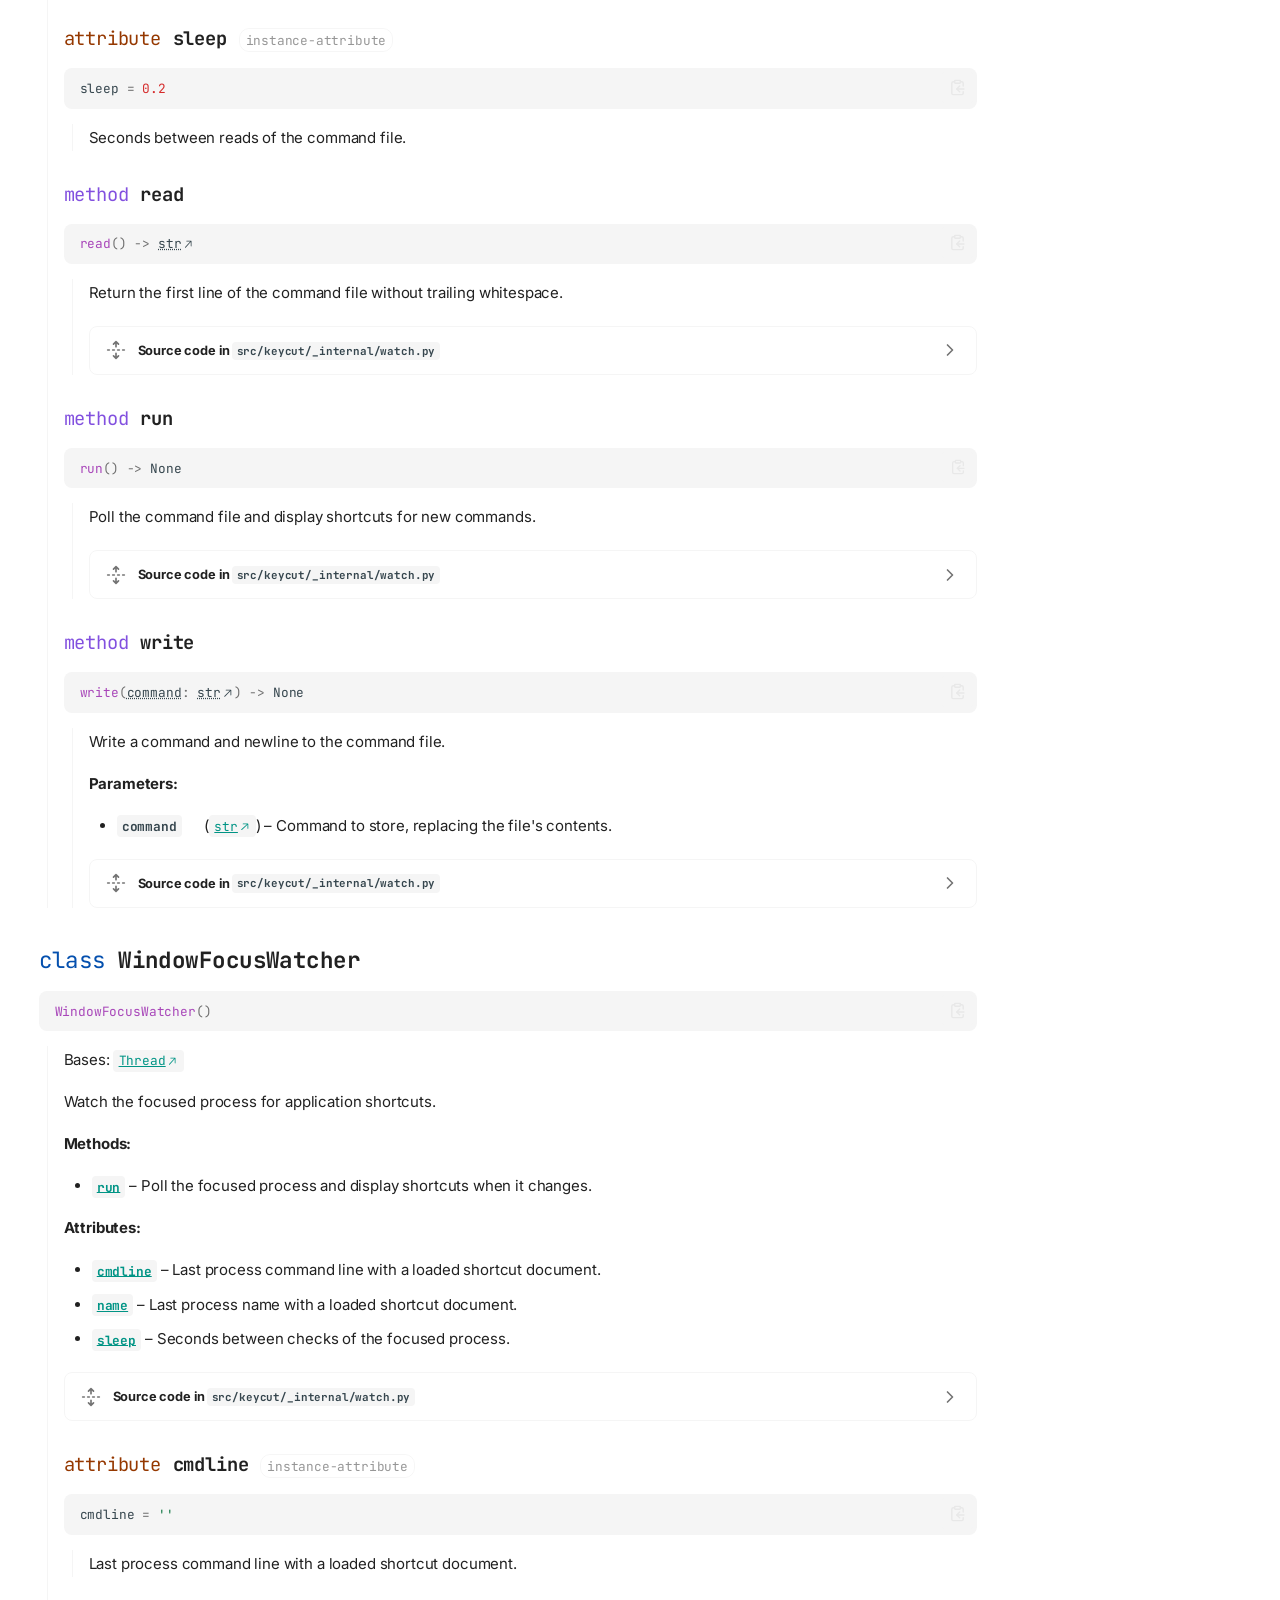
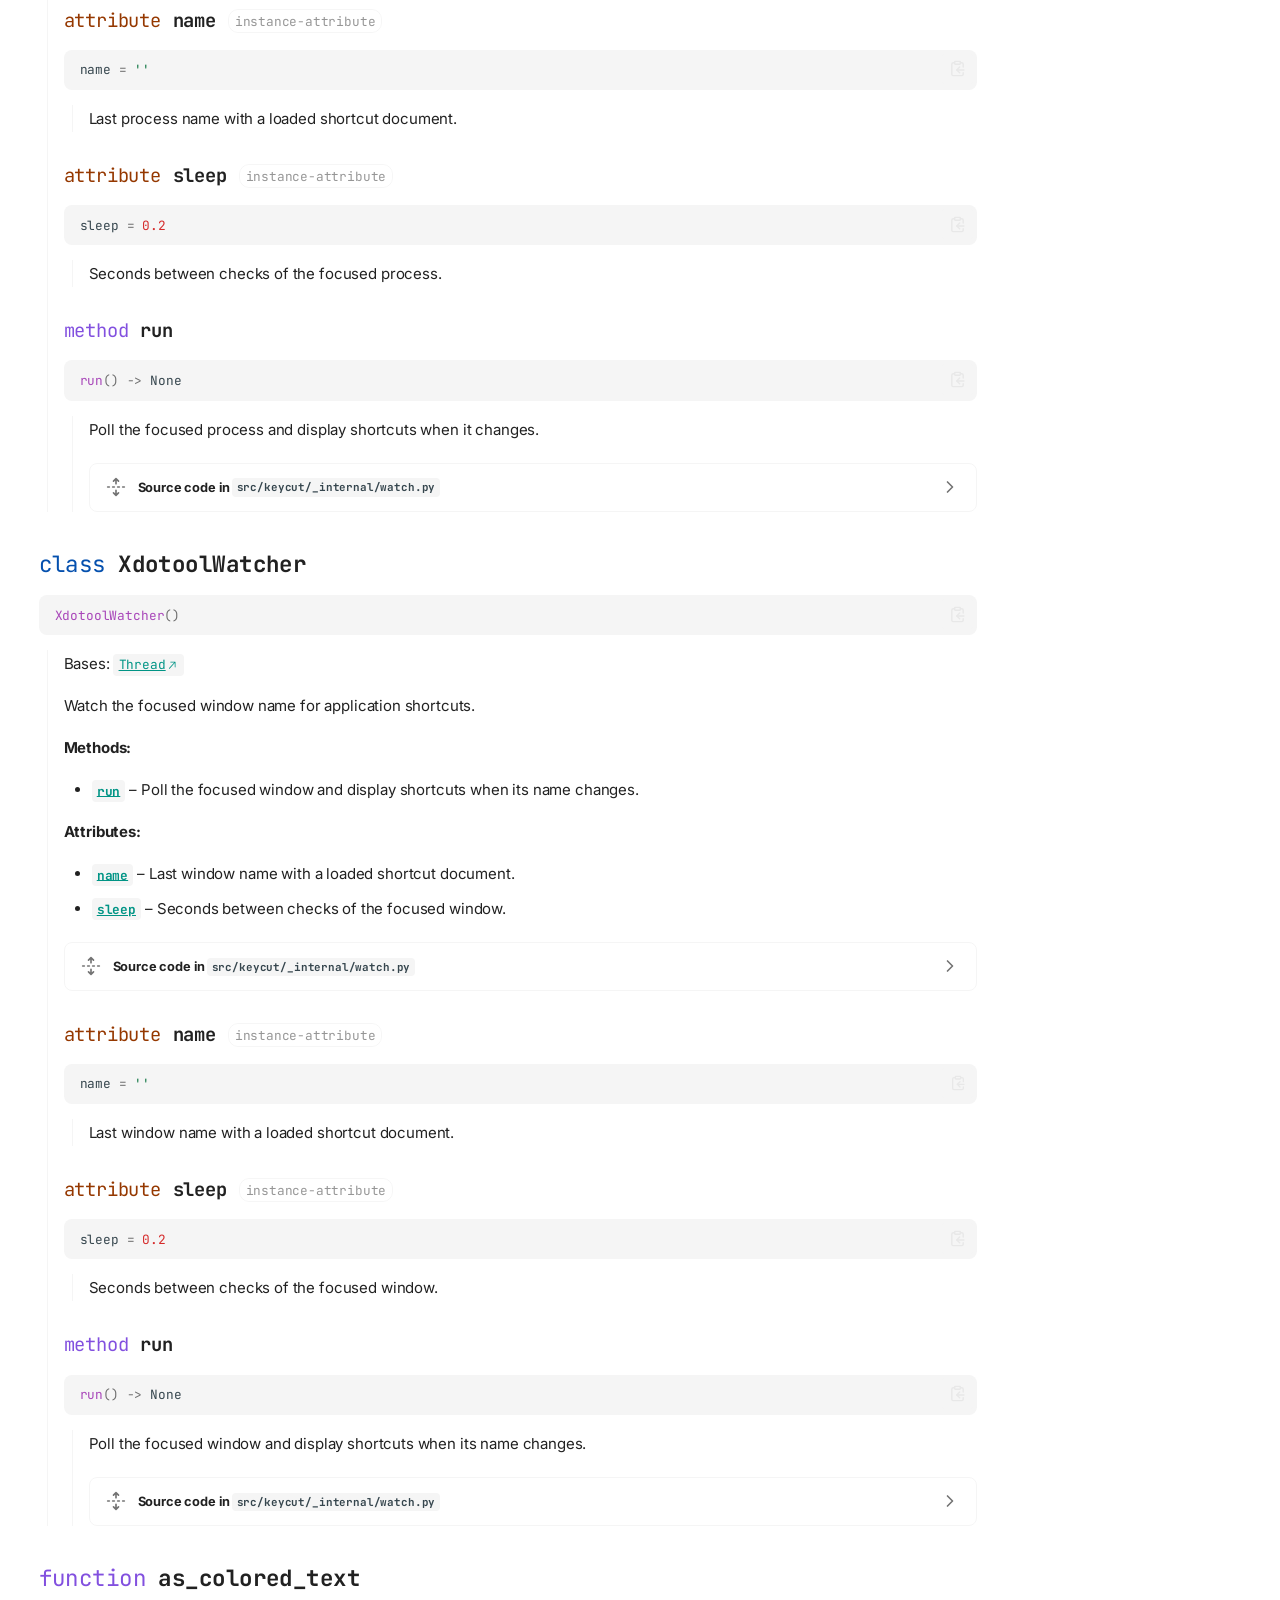
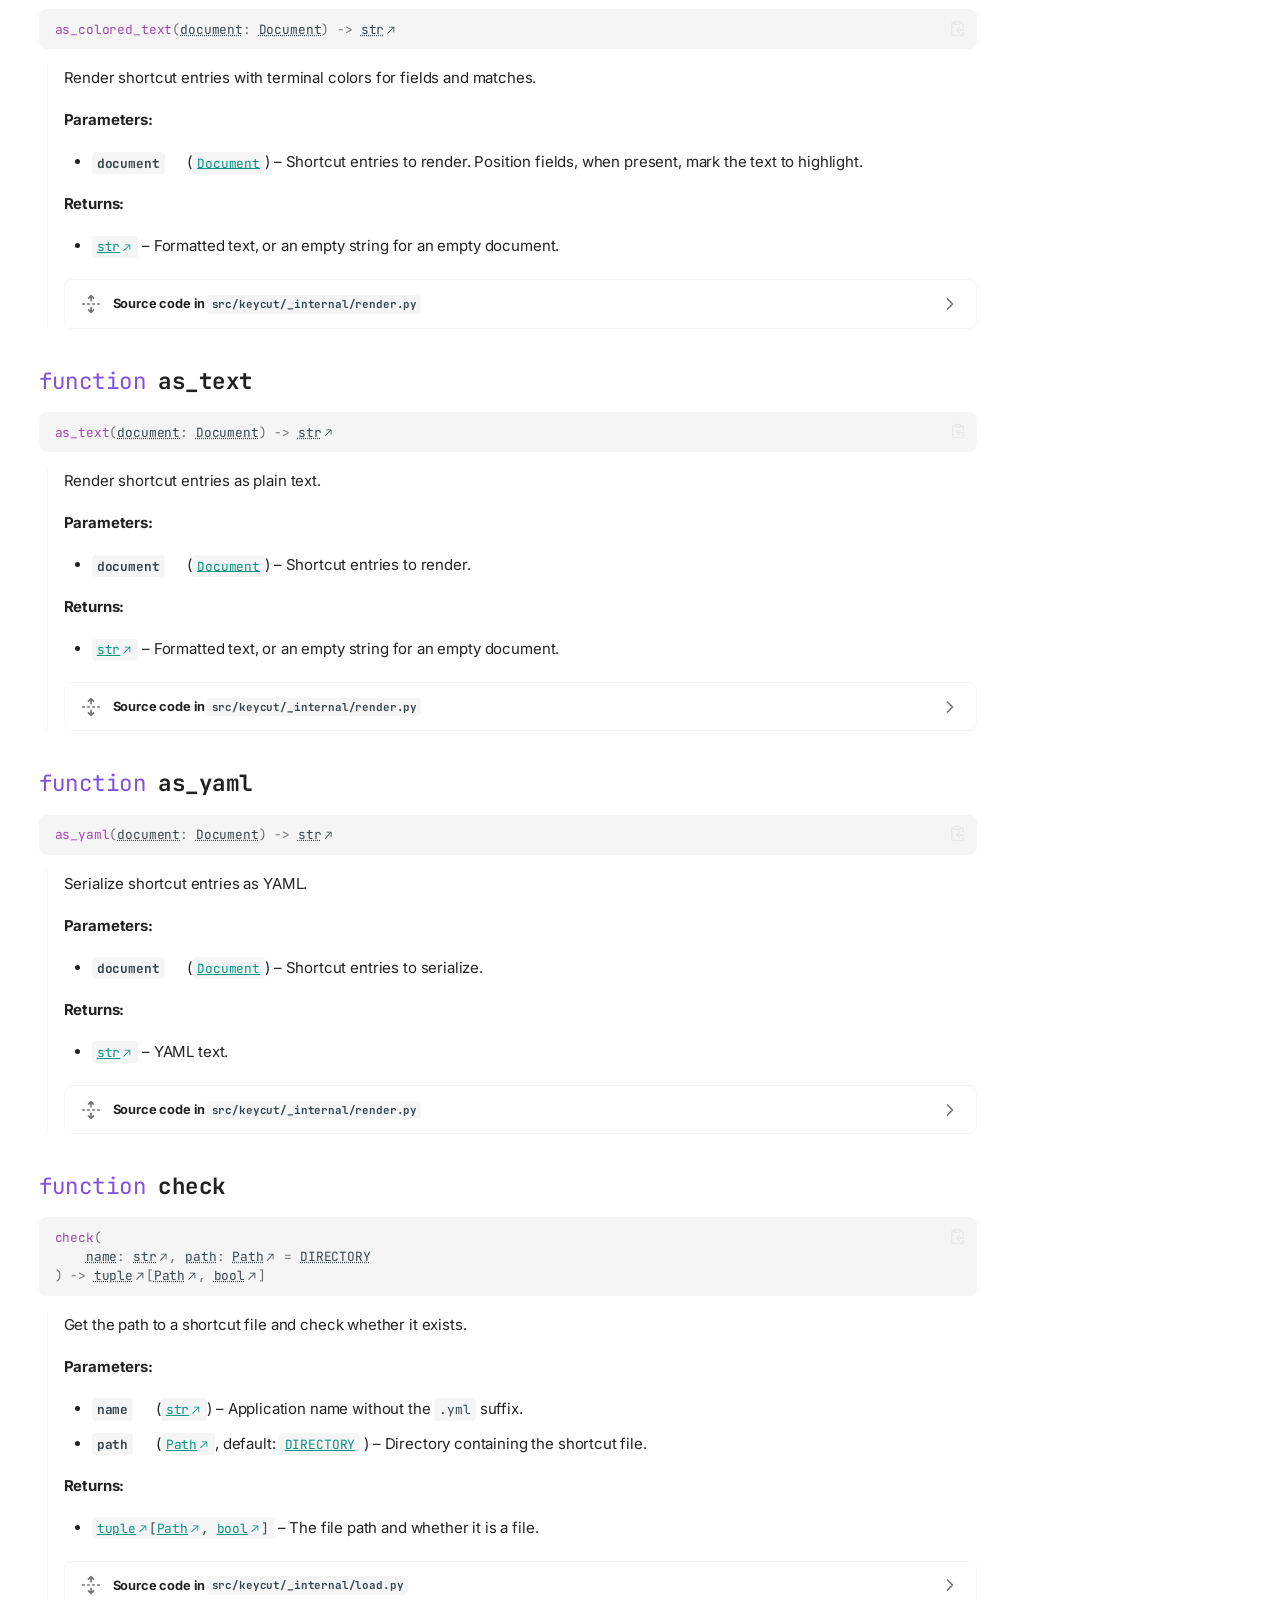
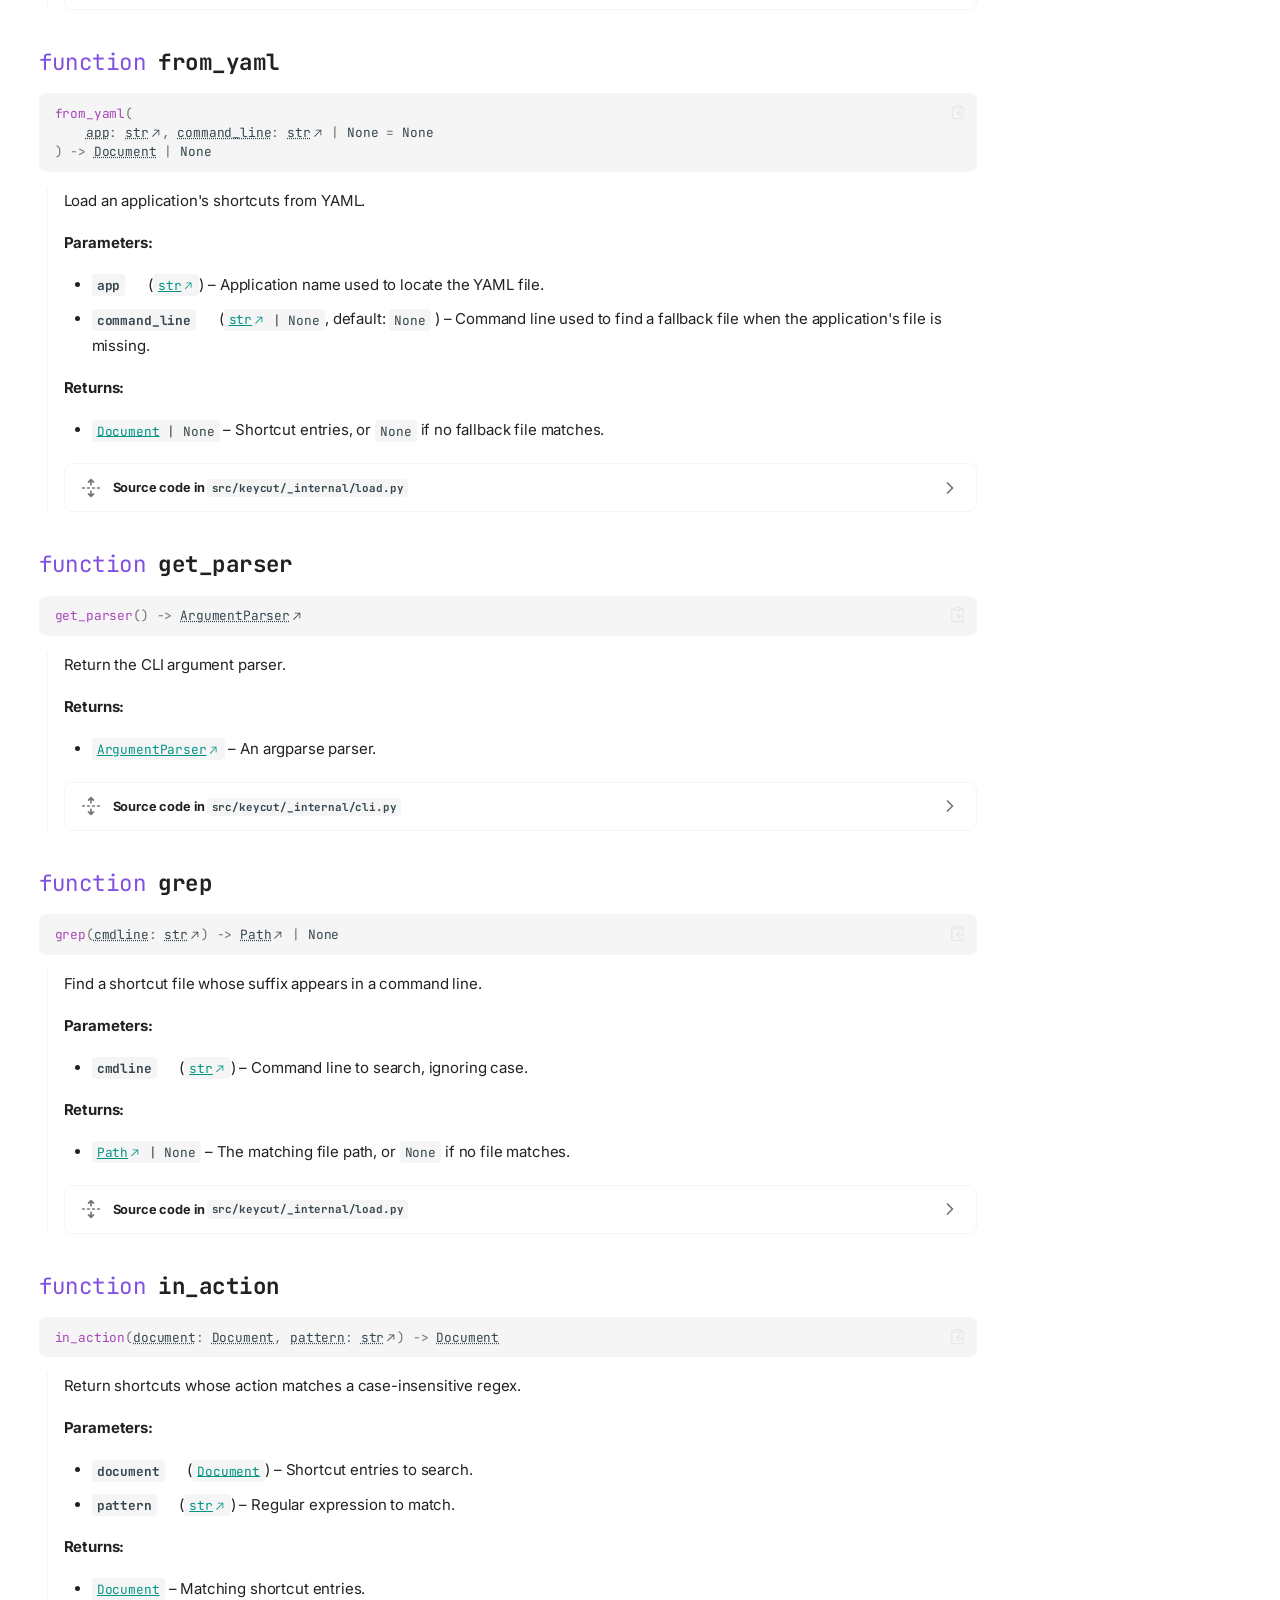
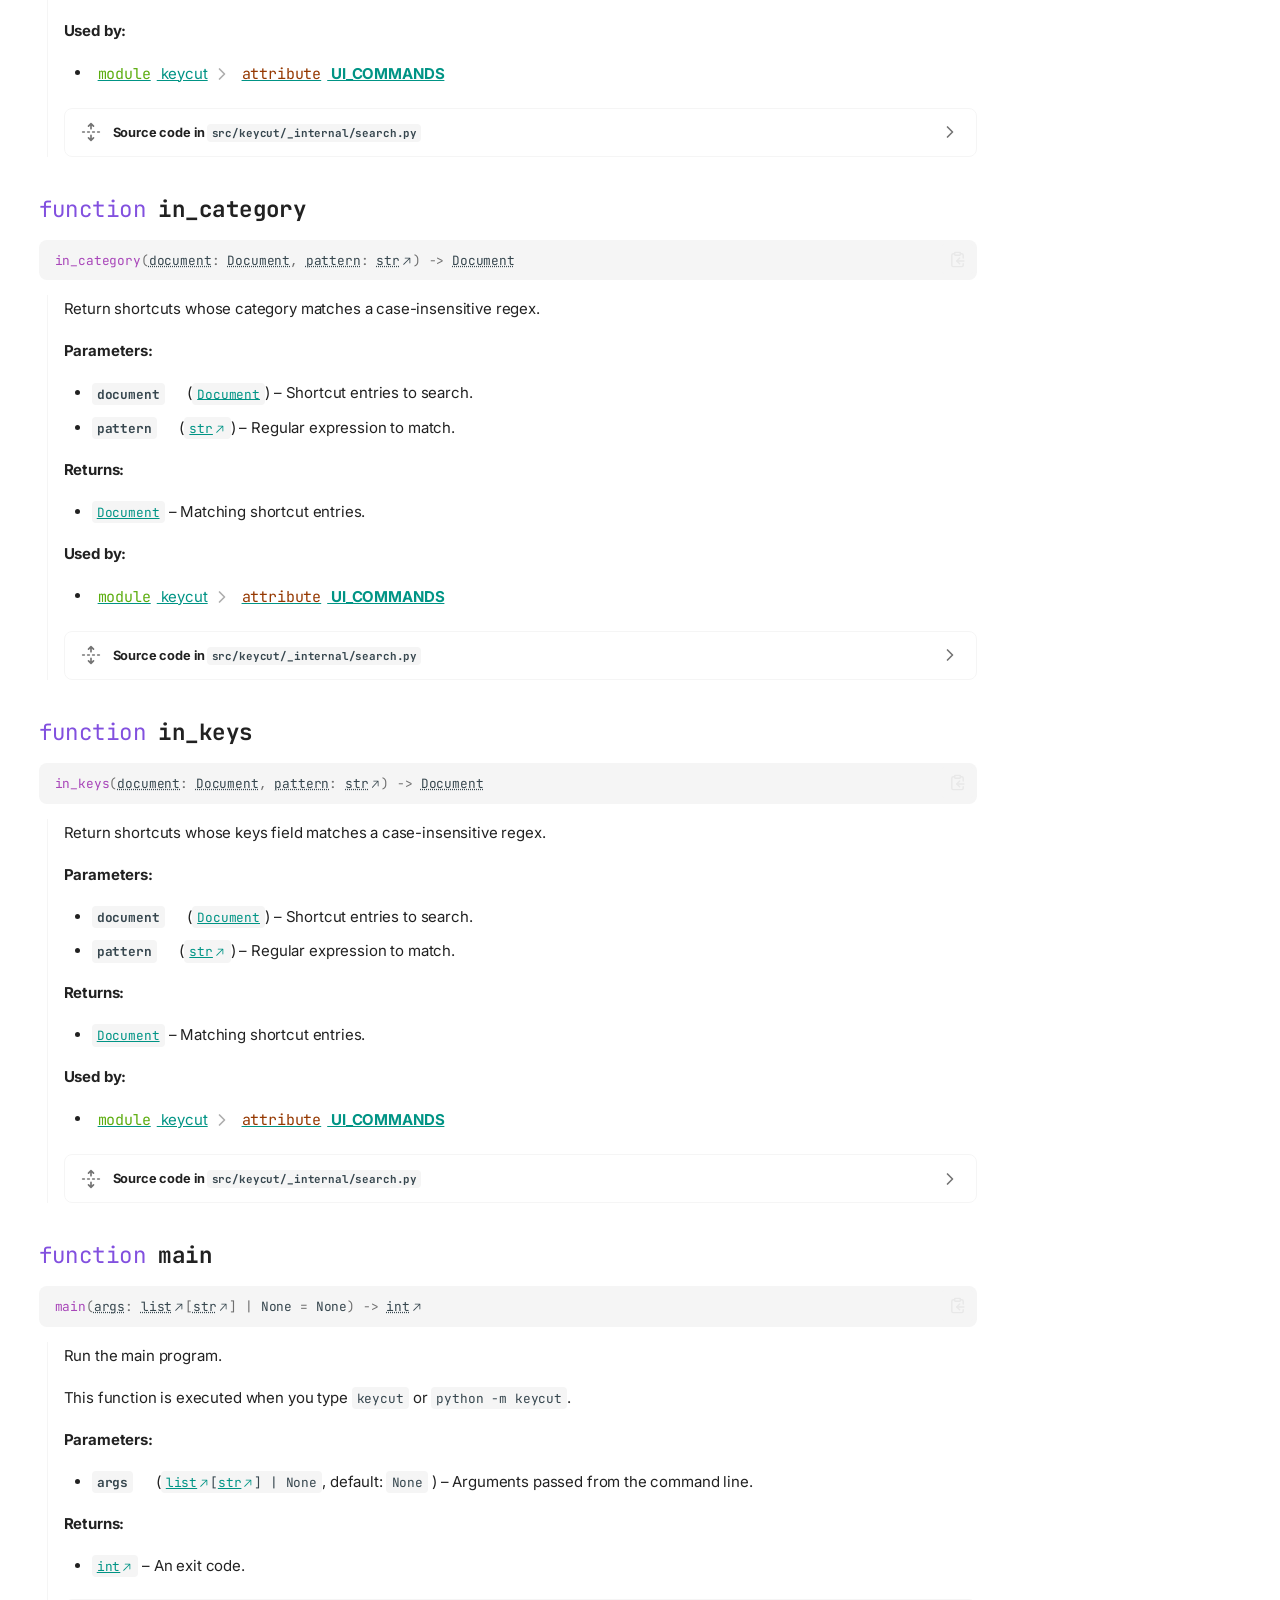
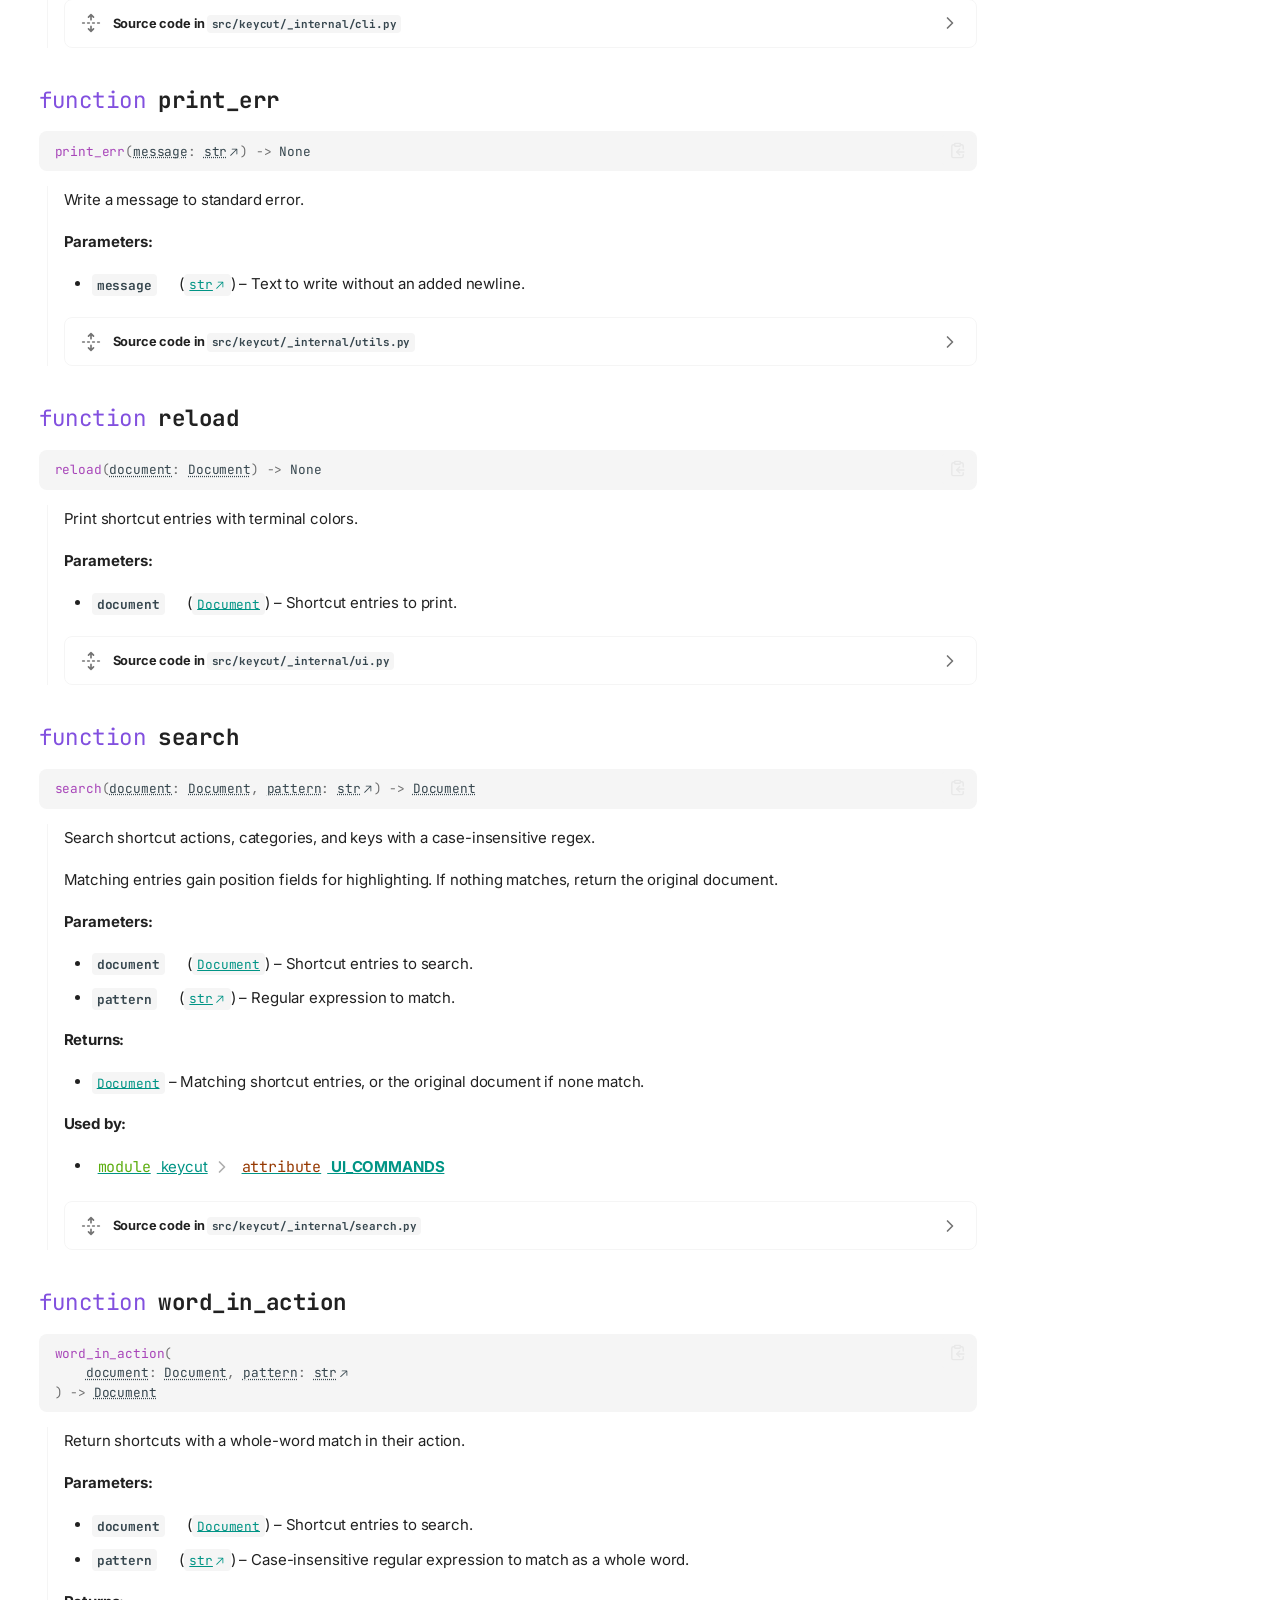
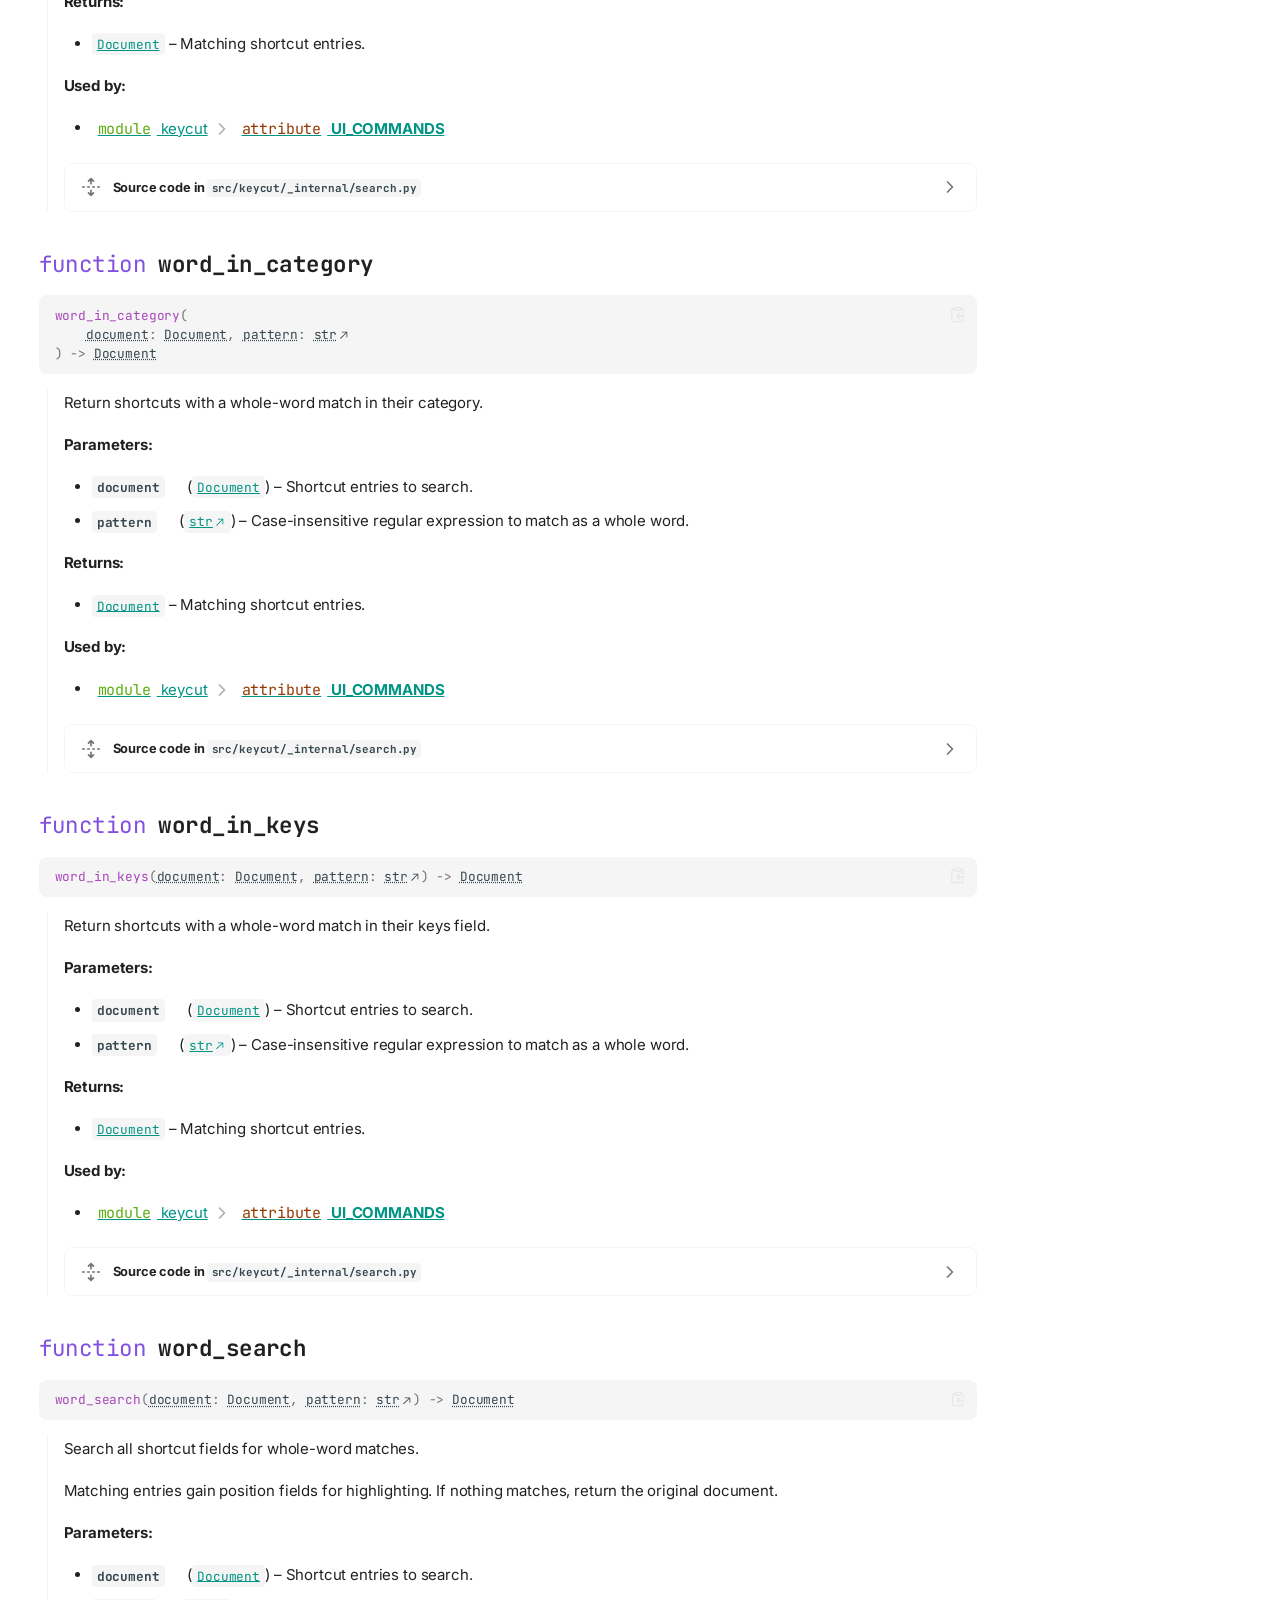
<file: reference/api/index.html>
<!doctype html>
<html lang="en" class="no-js">
  <head>
    
      <meta charset="utf-8">
      <meta name="viewport" content="width=device-width,initial-scale=1">
      
        <meta name="description" content="A command line tool that helps you remembering ALL the numerous keyboard shortcuts of ALL your favorite programs.">
      
      
        <meta name="author" content="Timothée Mazzucotelli">
      
      
        <link rel="canonical" href="https://pawamoy.github.io/keycut/reference/api/">
      
      
        <link rel="prev" href="../../license/">
      
      
        <link rel="next" href="../../contributing/">
      
      
        
      
      
      <link rel="icon" href="../../assets/images/favicon.png">
      <meta name="generator" content="zensical-0.0.67">
    
    
      
        <title>API reference - keycut</title>
      
    
    
      
        
      
      <link rel="stylesheet" href="../../assets/stylesheets/modern/main.4ae390e2.min.css">
      
        
          
        
        <link rel="stylesheet" href="../../assets/stylesheets/modern/palette.96d1a7e4.min.css">
      
      


    
    
      
    
    
      
        
        
        <link rel="preconnect" href="https://fonts.gstatic.com" crossorigin>
        <link rel="stylesheet" href="https://fonts.googleapis.com/css?family=Inter:300,300i,400,400i,500,500i,700,700i%7CJetBrains+Mono:400,400i,700,700i&amp;display=fallback">
        <style>:root{--md-text-font:"Inter";--md-code-font:"JetBrains Mono"}</style>
      
    
    
      <link rel="stylesheet" href="../../css/apidocs.css">
    
    <script>__md_scope=new URL("../..",location),__md_scope.pathname.endsWith("/")||(__md_scope=new URL(__md_scope.pathname+"/",location)),__md_hash=e=>[...e].reduce(((e,t)=>(e<<5)-e+t.charCodeAt(0)),0),__md_get=(e,t=localStorage,_=__md_scope)=>JSON.parse(t.getItem(_.pathname+"."+e)),__md_set=(e,t,_=localStorage,a=__md_scope)=>{try{_.setItem(a.pathname+"."+e,JSON.stringify(t))}catch(e){}},document.documentElement.setAttribute("data-platform",navigator.platform)</script>
    
      
  


    
    
  </head>
  
  
    
    
      
    
    
    
    
    <body dir="ltr" data-md-color-scheme="default" data-md-color-primary="indigo" data-md-color-accent="indigo">
  
    
    <input class="md-toggle" data-md-toggle="drawer" type="checkbox" id="__drawer" autocomplete="off">
    <input class="md-toggle" data-md-toggle="search" type="checkbox" id="__search" autocomplete="off">
    <label class="md-overlay" for="__drawer" aria-label="Navigation"></label>
    <div data-md-component="skip">
      
        
        <a href="#keycut" class="md-skip">
          Skip to content
        </a>
      
    </div>
    <div data-md-component="announce">
      
        <aside class="md-banner">
          <div class="md-banner__inner md-grid md-typeset">
            
              <button class="md-banner__button md-icon" aria-label="Don't show this again">
                
                <svg xmlns="http://www.w3.org/2000/svg" fill="none" stroke="currentColor" stroke-linecap="round" stroke-linejoin="round" stroke-width="2" class="lucide lucide-x" viewBox="0 0 24 24"><path d="M18 6 6 18M6 6l12 12"/></svg>
              </button>
            
            
  <strong>Fund this project</strong> through
  <a href="https://github.com/sponsors/pawamoy"><strong>sponsorship</strong></a>
  <span class="twemoji heart pulse">
    <svg xmlns="http://www.w3.org/2000/svg" viewBox="0 0 16 16"><path d="M7.655 14.916zh-.002l-.006-.003-.018-.01a22 22 0 0 1-3.744-2.584C2.045 10.731 0 8.35 0 5.5 0 2.836 2.086 1 4.25 1 5.797 1 7.153 1.802 8 3.02 8.847 1.802 10.203 1 11.75 1 13.914 1 16 2.836 16 5.5c0 2.85-2.044 5.231-3.886 6.818a22 22 0 0 1-3.433 2.414 7 7 0 0 1-.31.17l-.018.01-.008.004a.75.75 0 0 1-.69 0"/></svg>
  </span> &mdash;
  Follow
  <strong>@pawamoy</strong> on
  <a rel="me" href="https://fosstodon.org/@pawamoy">
    <span class="twemoji mastodon">
      <svg xmlns="http://www.w3.org/2000/svg" viewBox="0 0 448 512"><!--! Font Awesome Free 7.3.1 by @fontawesome - https://fontawesome.com License - https://fontawesome.com/license/free (Icons: CC BY 4.0, Fonts: SIL OFL 1.1, Code: MIT License) Copyright 2026 Fonticons, Inc.--><path fill="currentColor" d="M433 179.1c0-97.2-63.7-125.7-63.7-125.7-62.5-28.7-228.6-28.4-290.5 0 0 0-63.7 28.5-63.7 125.7 0 115.7-6.6 259.4 105.6 289.1 40.5 10.7 75.3 13 103.3 11.4 50.8-2.8 79.3-18.1 79.3-18.1l-1.7-36.9s-36.3 11.4-77.1 10.1c-40.4-1.4-83-4.4-89.6-54-.6-4.6-.9-9.3-.9-13.9 85.6 20.9 158.7 9.1 178.7 6.7 56.1-6.7 105-41.3 111.2-72.9 9.8-49.8 9-121.5 9-121.5zm-75.1 125.2h-46.6V190.1c0-49.7-64-51.6-64 6.9v62.5H201V197c0-58.5-64-56.6-64-6.9v114.2H90.3c0-122.1-5.2-147.9 18.4-175 25.9-28.9 79.8-30.8 103.8 6.1l11.6 19.5 11.6-19.5c24.1-37.1 78.1-34.8 103.8-6.1 23.7 27.3 18.4 53 18.4 175"/></svg>
    </span>
    <strong>Fosstodon</strong>
  </a>
  for updates

          </div>
          
            <script>var el=document.querySelector("[data-md-component=announce]");if(el){var content=el.querySelector(".md-typeset");__md_hash(content.innerHTML)===__md_get("__announce")&&(el.hidden=!0)}</script>
          
        </aside>
      
    </div>
    
    
      

  

<header class="md-header md-header--shadow md-header--lifted" data-md-component="header">
  <nav class="md-header__inner md-grid" aria-label="Header">
    <a href="../.." title="keycut" class="md-header__button md-logo" aria-label="keycut" data-md-component="logo">
      
  
  <svg xmlns="http://www.w3.org/2000/svg" viewBox="0 0 24 24"><path d="M4.41 3 3 4.41 5.69 7.1A7.92 7.92 0 0 0 4 12c0 1.85.63 3.55 1.69 4.9L3 19.59 4.41 21l2.69-2.69A7.92 7.92 0 0 0 12 20c1.85 0 3.55-.63 4.9-1.69L19.59 21 21 19.59l-2.69-2.69A7.92 7.92 0 0 0 20 12c0-1.85-.63-3.55-1.69-4.9L21 4.41 19.59 3 16.9 5.69A7.92 7.92 0 0 0 12 4c-1.85 0-3.55.63-4.9 1.69zM12 6c3.31 0 6 2.69 6 6s-2.69 6-6 6-6-2.69-6-6 2.69-6 6-6"/></svg>

    </a>
    <label class="md-header__button md-icon" for="__drawer" aria-label="Navigation">
      
      <svg xmlns="http://www.w3.org/2000/svg" fill="none" stroke="currentColor" stroke-linecap="round" stroke-linejoin="round" stroke-width="2" class="lucide lucide-menu" viewBox="0 0 24 24"><path d="M4 5h16M4 12h16M4 19h16"/></svg>
    </label>
    <div class="md-header__title" data-md-component="header-title">
      <div class="md-header__ellipsis">
        <div class="md-header__topic">
          <span class="md-ellipsis">
            keycut
          </span>
        </div>
        <div class="md-header__topic" data-md-component="header-topic">
          <span class="md-ellipsis">
            
              API reference
            
          </span>
        </div>
      </div>
    </div>
    
      
        <form class="md-header__option" data-md-component="palette">
  
    
    
    
    <input class="md-option" data-md-color-media="(prefers-color-scheme)" data-md-color-scheme="default" data-md-color-primary="indigo" data-md-color-accent="indigo"  aria-label="Switch to light mode"  type="radio" name="__palette" id="__palette_0">
    
      <label class="md-header__button md-icon" title="Switch to light mode" for="__palette_1" hidden>
        <svg xmlns="http://www.w3.org/2000/svg" viewBox="0 0 24 24"><path d="m14.3 16-.7-2h-3.2l-.7 2H7.8L11 7h2l3.2 9zM20 8.69V4h-4.69L12 .69 8.69 4H4v4.69L.69 12 4 15.31V20h4.69L12 23.31 15.31 20H20v-4.69L23.31 12zm-9.15 3.96h2.3L12 9z"/></svg>
      </label>
    
  
    
    
    
    <input class="md-option" data-md-color-media="(prefers-color-scheme: light)" data-md-color-scheme="default" data-md-color-primary="teal" data-md-color-accent="purple"  aria-label="Switch to dark mode"  type="radio" name="__palette" id="__palette_1">
    
      <label class="md-header__button md-icon" title="Switch to dark mode" for="__palette_2" hidden>
        <svg xmlns="http://www.w3.org/2000/svg" viewBox="0 0 24 24"><path d="M12 7a5 5 0 0 1 5 5 5 5 0 0 1-5 5 5 5 0 0 1-5-5 5 5 0 0 1 5-5m0 2a3 3 0 0 0-3 3 3 3 0 0 0 3 3 3 3 0 0 0 3-3 3 3 0 0 0-3-3m0-7 2.39 3.42C13.65 5.15 12.84 5 12 5s-1.65.15-2.39.42zM3.34 7l4.16-.35A7.2 7.2 0 0 0 5.94 8.5c-.44.74-.69 1.5-.83 2.29zm.02 10 1.76-3.77a7.131 7.131 0 0 0 2.38 4.14zM20.65 7l-1.77 3.79a7.02 7.02 0 0 0-2.38-4.15zm-.01 10-4.14.36c.59-.51 1.12-1.14 1.54-1.86.42-.73.69-1.5.83-2.29zM12 22l-2.41-3.44c.74.27 1.55.44 2.41.44.82 0 1.63-.17 2.37-.44z"/></svg>
      </label>
    
  
    
    
    
    <input class="md-option" data-md-color-media="(prefers-color-scheme: dark)" data-md-color-scheme="slate" data-md-color-primary="black" data-md-color-accent="lime"  aria-label="Switch to system preference"  type="radio" name="__palette" id="__palette_2">
    
      <label class="md-header__button md-icon" title="Switch to system preference" for="__palette_0" hidden>
        <svg xmlns="http://www.w3.org/2000/svg" viewBox="0 0 24 24"><path d="m17.75 4.09-2.53 1.94.91 3.06-2.63-1.81-2.63 1.81.91-3.06-2.53-1.94L12.44 4l1.06-3 1.06 3zm3.5 6.91-1.64 1.25.59 1.98-1.7-1.17-1.7 1.17.59-1.98L15.75 11l2.06-.05L18.5 9l.69 1.95zm-2.28 4.95c.83-.08 1.72 1.1 1.19 1.85-.32.45-.66.87-1.08 1.27C15.17 23 8.84 23 4.94 19.07c-3.91-3.9-3.91-10.24 0-14.14.4-.4.82-.76 1.27-1.08.75-.53 1.93.36 1.85 1.19-.27 2.86.69 5.83 2.89 8.02a9.96 9.96 0 0 0 8.02 2.89m-1.64 2.02a12.08 12.08 0 0 1-7.8-3.47c-2.17-2.19-3.33-5-3.49-7.82-2.81 3.14-2.7 7.96.31 10.98 3.02 3.01 7.84 3.12 10.98.31"/></svg>
      </label>
    
  
</form>
      
    
    
      <script>var palette=__md_get("__palette");if(palette&&palette.color){if("(prefers-color-scheme)"===palette.color.media){var media=matchMedia("(prefers-color-scheme: light)"),input=document.querySelector(media.matches?"[data-md-color-media='(prefers-color-scheme: light)']":"[data-md-color-media='(prefers-color-scheme: dark)']");palette.color.media=input.getAttribute("data-md-color-media"),palette.color.scheme=input.getAttribute("data-md-color-scheme"),palette.color.primary=input.getAttribute("data-md-color-primary"),palette.color.accent=input.getAttribute("data-md-color-accent")}for(var[key,value]of Object.entries(palette.color))document.body.setAttribute("data-md-color-"+key,value)}</script>
    
    
    
      
      
        <label class="md-header__button md-icon" for="__search" aria-label="Search">
          
          <svg xmlns="http://www.w3.org/2000/svg" fill="none" stroke="currentColor" stroke-linecap="round" stroke-linejoin="round" stroke-width="2" class="lucide lucide-search" viewBox="0 0 24 24"><path d="m21 21-4.34-4.34"/><circle cx="11" cy="11" r="8"/></svg>
        </label>
        <div class="md-search" data-md-component="search" role="dialog" aria-label="Search">
  <button type="button" class="md-search__button">
    Search
  </button>
</div>
      
    
    <div class="md-header__source">
      
        <a href="https://github.com/pawamoy/keycut" title="Go to repository" class="md-source" data-md-component="source">
  <div class="md-source__icon md-icon">
    
    <svg xmlns="http://www.w3.org/2000/svg" viewBox="0 0 448 512"><!--! Font Awesome Free 7.3.1 by @fontawesome - https://fontawesome.com License - https://fontawesome.com/license/free (Icons: CC BY 4.0, Fonts: SIL OFL 1.1, Code: MIT License) Copyright 2026 Fonticons, Inc.--><path fill="currentColor" d="M439.6 236.1 244 40.5c-5.4-5.5-12.8-8.5-20.4-8.5s-15 3-20.4 8.4L162.5 81l51.5 51.5c27.1-9.1 52.7 16.8 43.4 43.7l49.7 49.7c34.2-11.8 61.2 31 35.5 56.7-26.5 26.5-70.2-2.9-56-37.3L240.3 199v121.9c25.3 12.5 22.3 41.8 9.1 55-6.4 6.4-15.2 10.1-24.3 10.1s-17.8-3.6-24.3-10.1c-17.6-17.6-11.1-46.9 11.2-56v-123c-20.8-8.5-24.6-30.7-18.6-45L142.6 101 8.5 235.1C3 240.6 0 247.9 0 255.5s3 15 8.5 20.4l195.6 195.7c5.4 5.4 12.7 8.4 20.4 8.4s15-3 20.4-8.4l194.7-194.7c5.4-5.4 8.4-12.8 8.4-20.4s-3-15-8.4-20.4"/></svg>
  </div>
  <div class="md-source__repository">
    pawamoy/keycut
  </div>
</a>
      
    </div>
  </nav>
  
    
      
<nav class="md-tabs" aria-label="Tabs" data-md-component="tabs">
  <div class="md-grid">
    <ul class="md-tabs__list">
      
        
  
  
  
  
    
      
      
        
          
        
      
        
      
        
      
        
      
    
    
    
    
      <li class="md-tabs__item">
        <a href="../.." class="md-tabs__link">
          
  
  Home

        </a>
      </li>
    
  

      
        
  
  
  
    
  
  
    <li class="md-tabs__item md-tabs__item--active">
      <a href="././" class="md-tabs__link">
        
  
  API reference

      </a>
    </li>
  

      
        
  
  
  
  
    
      
      
        
      
        
      
    
    
    
    
      <li class="md-tabs__item">
        <a href="../../contributing/" class="md-tabs__link">
          
  
  Development

        </a>
      </li>
    
  

      
        
  
  
  
  
    <li class="md-tabs__item">
      <a href="https://pawamoy.github.io" class="md-tabs__link">
        
  
  Author's website

      </a>
    </li>
  

      
    </ul>
  </div>
</nav>
    
  
</header>
    
    <div class="md-container" data-md-component="container">
      
      
        
      
      <main class="md-main" data-md-component="main">
        <div class="md-main__inner md-grid">
          
            
              
                
              
              <div class="md-sidebar md-sidebar--primary" data-md-component="sidebar" data-md-type="navigation" hidden>
                <div class="md-sidebar__scrollwrap">
                  <div class="md-sidebar__inner">
                    


  


<nav class="md-nav md-nav--primary md-nav--lifted" aria-label="Navigation" data-md-level="0">
  <label class="md-nav__title" for="__drawer">
    <a href="../.." title="keycut" class="md-nav__button md-logo" aria-label="keycut" data-md-component="logo">
      
  
  <svg xmlns="http://www.w3.org/2000/svg" viewBox="0 0 24 24"><path d="M4.41 3 3 4.41 5.69 7.1A7.92 7.92 0 0 0 4 12c0 1.85.63 3.55 1.69 4.9L3 19.59 4.41 21l2.69-2.69A7.92 7.92 0 0 0 12 20c1.85 0 3.55-.63 4.9-1.69L19.59 21 21 19.59l-2.69-2.69A7.92 7.92 0 0 0 20 12c0-1.85-.63-3.55-1.69-4.9L21 4.41 19.59 3 16.9 5.69A7.92 7.92 0 0 0 12 4c-1.85 0-3.55.63-4.9 1.69zM12 6c3.31 0 6 2.69 6 6s-2.69 6-6 6-6-2.69-6-6 2.69-6 6-6"/></svg>

    </a>
    keycut
  </label>
  
    <div class="md-nav__source">
      <a href="https://github.com/pawamoy/keycut" title="Go to repository" class="md-source" data-md-component="source">
  <div class="md-source__icon md-icon">
    
    <svg xmlns="http://www.w3.org/2000/svg" viewBox="0 0 448 512"><!--! Font Awesome Free 7.3.1 by @fontawesome - https://fontawesome.com License - https://fontawesome.com/license/free (Icons: CC BY 4.0, Fonts: SIL OFL 1.1, Code: MIT License) Copyright 2026 Fonticons, Inc.--><path fill="currentColor" d="M439.6 236.1 244 40.5c-5.4-5.5-12.8-8.5-20.4-8.5s-15 3-20.4 8.4L162.5 81l51.5 51.5c27.1-9.1 52.7 16.8 43.4 43.7l49.7 49.7c34.2-11.8 61.2 31 35.5 56.7-26.5 26.5-70.2-2.9-56-37.3L240.3 199v121.9c25.3 12.5 22.3 41.8 9.1 55-6.4 6.4-15.2 10.1-24.3 10.1s-17.8-3.6-24.3-10.1c-17.6-17.6-11.1-46.9 11.2-56v-123c-20.8-8.5-24.6-30.7-18.6-45L142.6 101 8.5 235.1C3 240.6 0 247.9 0 255.5s3 15 8.5 20.4l195.6 195.7c5.4 5.4 12.7 8.4 20.4 8.4s15-3 20.4-8.4l194.7-194.7c5.4-5.4 8.4-12.8 8.4-20.4s-3-15-8.4-20.4"/></svg>
  </div>
  <div class="md-source__repository">
    pawamoy/keycut
  </div>
</a>
    </div>
  
  <ul class="md-nav__list" data-md-scrollfix>
    
      
      
  
  
  
  
    
    
      
        
          
        
      
        
      
        
      
        
      
    
    
    
      
      
        
      
    
    
    <li class="md-nav__item md-nav__item--nested">
      
        
        
        <input class="md-nav__toggle md-toggle " type="checkbox" id="__nav_1" >
        
          
          <div class="md-nav__link md-nav__container">
            <a href="../.." class="md-nav__link ">
              
  
  
  <span class="md-ellipsis">
    
  
  Home

    
  </span>
  
  

            </a>
            
              
              <label class="md-nav__link " for="__nav_1" id="__nav_1_label" tabindex="0">
                <span class="md-nav__icon md-icon"></span>
              </label>
            
          </div>
        
        
          <nav class="md-nav" data-md-level="1" aria-labelledby="__nav_1_label" aria-expanded="false">
            <label class="md-nav__title" for="__nav_1">
              <span class="md-nav__icon md-icon"></span>
              
  
  Home

            </label>
            <ul class="md-nav__list" data-md-scrollfix>
              
                
              
                
                  
  
  
  
  
    <li class="md-nav__item">
      <a href="../../changelog/" class="md-nav__link">
        
  
  
  <span class="md-ellipsis">
    
  
  Changelog

    
  </span>
  
  

      </a>
    </li>
  

                
              
                
                  
  
  
  
  
    <li class="md-nav__item">
      <a href="../../credits.md" class="md-nav__link">
        
  
  
  <span class="md-ellipsis">
    
  
  Credits

    
  </span>
  
  

      </a>
    </li>
  

                
              
                
                  
  
  
  
  
    <li class="md-nav__item">
      <a href="../../license/" class="md-nav__link">
        
  
  
  <span class="md-ellipsis">
    
  
  License

    
  </span>
  
  

      </a>
    </li>
  

                
              
            </ul>
          </nav>
        
      
    </li>
  

    
      
      
  
  
    
  
  
  
    <li class="md-nav__item md-nav__item--active">
      
      
      
      
        
      
      
        <label class="md-nav__link md-nav__link--active" for="__toc">
          
  
  
  <span class="md-ellipsis">
    
  
  API reference

    
  </span>
  
  

          <span class="md-nav__icon md-icon"></span>
        </label>
      
      <a href="././" class="md-nav__link md-nav__link--active">
        
  
  
  <span class="md-ellipsis">
    
  
  API reference

    
  </span>
  
  

      </a>
      
        


<nav class="md-nav md-nav--secondary" aria-label="On this page">
  
  
  
    
  
  
    <label class="md-nav__title" for="__toc">
      <span class="md-nav__icon md-icon"></span>
      On this page
    </label>
    <ul class="md-nav__list" data-md-component="toc" data-md-scrollfix>
      
        <li class="md-nav__item">
  <a href="#keycut.ACTION_COLOR" class="md-nav__link">
    <span class="md-ellipsis">
      <span class="md-typeset">
        <code class="doc-symbol doc-symbol-toc doc-symbol-attribute"></code>&nbsp;ACTION_COLOR
      </span>
    </span>
  </a>
  
</li>
      
        <li class="md-nav__item">
  <a href="#keycut.CATEGORY_COLOR" class="md-nav__link">
    <span class="md-ellipsis">
      <span class="md-typeset">
        <code class="doc-symbol doc-symbol-toc doc-symbol-attribute"></code>&nbsp;CATEGORY_COLOR
      </span>
    </span>
  </a>
  
</li>
      
        <li class="md-nav__item">
  <a href="#keycut.DIRECTORY" class="md-nav__link">
    <span class="md-ellipsis">
      <span class="md-typeset">
        <code class="doc-symbol doc-symbol-toc doc-symbol-attribute"></code>&nbsp;DIRECTORY
      </span>
    </span>
  </a>
  
</li>
      
        <li class="md-nav__item">
  <a href="#keycut.Document" class="md-nav__link">
    <span class="md-ellipsis">
      <span class="md-typeset">
        <code class="doc-symbol doc-symbol-toc doc-symbol-attribute"></code>&nbsp;Document
      </span>
    </span>
  </a>
  
</li>
      
        <li class="md-nav__item">
  <a href="#keycut.KEY_COLOR" class="md-nav__link">
    <span class="md-ellipsis">
      <span class="md-typeset">
        <code class="doc-symbol doc-symbol-toc doc-symbol-attribute"></code>&nbsp;KEY_COLOR
      </span>
    </span>
  </a>
  
</li>
      
        <li class="md-nav__item">
  <a href="#keycut.MATCH_COLOR" class="md-nav__link">
    <span class="md-ellipsis">
      <span class="md-typeset">
        <code class="doc-symbol doc-symbol-toc doc-symbol-attribute"></code>&nbsp;MATCH_COLOR
      </span>
    </span>
  </a>
  
</li>
      
        <li class="md-nav__item">
  <a href="#keycut.UI_COMMANDS" class="md-nav__link">
    <span class="md-ellipsis">
      <span class="md-typeset">
        <code class="doc-symbol doc-symbol-toc doc-symbol-attribute"></code>&nbsp;UI_COMMANDS
      </span>
    </span>
  </a>
  
</li>
      
        <li class="md-nav__item">
  <a href="#keycut.FileWatcher" class="md-nav__link">
    <span class="md-ellipsis">
      <span class="md-typeset">
        <code class="doc-symbol doc-symbol-toc doc-symbol-class"></code>&nbsp;FileWatcher
      </span>
    </span>
  </a>
  
    <nav class="md-nav" aria-label="FileWatcher">
      <ul class="md-nav__list">
        
          <li class="md-nav__item">
  <a href="#keycut.FileWatcher.current" class="md-nav__link">
    <span class="md-ellipsis">
      <span class="md-typeset">
        <code class="doc-symbol doc-symbol-toc doc-symbol-attribute"></code>&nbsp;current
      </span>
    </span>
  </a>
  
</li>
        
          <li class="md-nav__item">
  <a href="#keycut.FileWatcher.file" class="md-nav__link">
    <span class="md-ellipsis">
      <span class="md-typeset">
        <code class="doc-symbol doc-symbol-toc doc-symbol-attribute"></code>&nbsp;file
      </span>
    </span>
  </a>
  
</li>
        
          <li class="md-nav__item">
  <a href="#keycut.FileWatcher.sleep" class="md-nav__link">
    <span class="md-ellipsis">
      <span class="md-typeset">
        <code class="doc-symbol doc-symbol-toc doc-symbol-attribute"></code>&nbsp;sleep
      </span>
    </span>
  </a>
  
</li>
        
          <li class="md-nav__item">
  <a href="#keycut.FileWatcher.read" class="md-nav__link">
    <span class="md-ellipsis">
      <span class="md-typeset">
        <code class="doc-symbol doc-symbol-toc doc-symbol-method"></code>&nbsp;read
      </span>
    </span>
  </a>
  
</li>
        
          <li class="md-nav__item">
  <a href="#keycut.FileWatcher.run" class="md-nav__link">
    <span class="md-ellipsis">
      <span class="md-typeset">
        <code class="doc-symbol doc-symbol-toc doc-symbol-method"></code>&nbsp;run
      </span>
    </span>
  </a>
  
</li>
        
          <li class="md-nav__item">
  <a href="#keycut.FileWatcher.write" class="md-nav__link">
    <span class="md-ellipsis">
      <span class="md-typeset">
        <code class="doc-symbol doc-symbol-toc doc-symbol-method"></code>&nbsp;write
      </span>
    </span>
  </a>
  
    <nav class="md-nav" aria-label="write">
      <ul class="md-nav__list">
        
          <li class="md-nav__item">
  <a href="#keycut.FileWatcher.write(command)" class="md-nav__link">
    <span class="md-ellipsis">
      <span class="md-typeset">
        <code class="doc-symbol doc-symbol-toc doc-symbol-parameter"></code>&nbsp;command
      </span>
    </span>
  </a>
  
</li>
        
      </ul>
    </nav>
  
</li>
        
      </ul>
    </nav>
  
</li>
      
        <li class="md-nav__item">
  <a href="#keycut.WindowFocusWatcher" class="md-nav__link">
    <span class="md-ellipsis">
      <span class="md-typeset">
        <code class="doc-symbol doc-symbol-toc doc-symbol-class"></code>&nbsp;WindowFocusWatcher
      </span>
    </span>
  </a>
  
    <nav class="md-nav" aria-label="WindowFocusWatcher">
      <ul class="md-nav__list">
        
          <li class="md-nav__item">
  <a href="#keycut.WindowFocusWatcher.cmdline" class="md-nav__link">
    <span class="md-ellipsis">
      <span class="md-typeset">
        <code class="doc-symbol doc-symbol-toc doc-symbol-attribute"></code>&nbsp;cmdline
      </span>
    </span>
  </a>
  
</li>
        
          <li class="md-nav__item">
  <a href="#keycut.WindowFocusWatcher.name" class="md-nav__link">
    <span class="md-ellipsis">
      <span class="md-typeset">
        <code class="doc-symbol doc-symbol-toc doc-symbol-attribute"></code>&nbsp;name
      </span>
    </span>
  </a>
  
</li>
        
          <li class="md-nav__item">
  <a href="#keycut.WindowFocusWatcher.sleep" class="md-nav__link">
    <span class="md-ellipsis">
      <span class="md-typeset">
        <code class="doc-symbol doc-symbol-toc doc-symbol-attribute"></code>&nbsp;sleep
      </span>
    </span>
  </a>
  
</li>
        
          <li class="md-nav__item">
  <a href="#keycut.WindowFocusWatcher.run" class="md-nav__link">
    <span class="md-ellipsis">
      <span class="md-typeset">
        <code class="doc-symbol doc-symbol-toc doc-symbol-method"></code>&nbsp;run
      </span>
    </span>
  </a>
  
</li>
        
      </ul>
    </nav>
  
</li>
      
        <li class="md-nav__item">
  <a href="#keycut.XdotoolWatcher" class="md-nav__link">
    <span class="md-ellipsis">
      <span class="md-typeset">
        <code class="doc-symbol doc-symbol-toc doc-symbol-class"></code>&nbsp;XdotoolWatcher
      </span>
    </span>
  </a>
  
    <nav class="md-nav" aria-label="XdotoolWatcher">
      <ul class="md-nav__list">
        
          <li class="md-nav__item">
  <a href="#keycut.XdotoolWatcher.name" class="md-nav__link">
    <span class="md-ellipsis">
      <span class="md-typeset">
        <code class="doc-symbol doc-symbol-toc doc-symbol-attribute"></code>&nbsp;name
      </span>
    </span>
  </a>
  
</li>
        
          <li class="md-nav__item">
  <a href="#keycut.XdotoolWatcher.sleep" class="md-nav__link">
    <span class="md-ellipsis">
      <span class="md-typeset">
        <code class="doc-symbol doc-symbol-toc doc-symbol-attribute"></code>&nbsp;sleep
      </span>
    </span>
  </a>
  
</li>
        
          <li class="md-nav__item">
  <a href="#keycut.XdotoolWatcher.run" class="md-nav__link">
    <span class="md-ellipsis">
      <span class="md-typeset">
        <code class="doc-symbol doc-symbol-toc doc-symbol-method"></code>&nbsp;run
      </span>
    </span>
  </a>
  
</li>
        
      </ul>
    </nav>
  
</li>
      
        <li class="md-nav__item">
  <a href="#keycut.as_colored_text" class="md-nav__link">
    <span class="md-ellipsis">
      <span class="md-typeset">
        <code class="doc-symbol doc-symbol-toc doc-symbol-function"></code>&nbsp;as_colored_text
      </span>
    </span>
  </a>
  
    <nav class="md-nav" aria-label="as_colored_text">
      <ul class="md-nav__list">
        
          <li class="md-nav__item">
  <a href="#keycut.as_colored_text(document)" class="md-nav__link">
    <span class="md-ellipsis">
      <span class="md-typeset">
        <code class="doc-symbol doc-symbol-toc doc-symbol-parameter"></code>&nbsp;document
      </span>
    </span>
  </a>
  
</li>
        
      </ul>
    </nav>
  
</li>
      
        <li class="md-nav__item">
  <a href="#keycut.as_text" class="md-nav__link">
    <span class="md-ellipsis">
      <span class="md-typeset">
        <code class="doc-symbol doc-symbol-toc doc-symbol-function"></code>&nbsp;as_text
      </span>
    </span>
  </a>
  
    <nav class="md-nav" aria-label="as_text">
      <ul class="md-nav__list">
        
          <li class="md-nav__item">
  <a href="#keycut.as_text(document)" class="md-nav__link">
    <span class="md-ellipsis">
      <span class="md-typeset">
        <code class="doc-symbol doc-symbol-toc doc-symbol-parameter"></code>&nbsp;document
      </span>
    </span>
  </a>
  
</li>
        
      </ul>
    </nav>
  
</li>
      
        <li class="md-nav__item">
  <a href="#keycut.as_yaml" class="md-nav__link">
    <span class="md-ellipsis">
      <span class="md-typeset">
        <code class="doc-symbol doc-symbol-toc doc-symbol-function"></code>&nbsp;as_yaml
      </span>
    </span>
  </a>
  
    <nav class="md-nav" aria-label="as_yaml">
      <ul class="md-nav__list">
        
          <li class="md-nav__item">
  <a href="#keycut.as_yaml(document)" class="md-nav__link">
    <span class="md-ellipsis">
      <span class="md-typeset">
        <code class="doc-symbol doc-symbol-toc doc-symbol-parameter"></code>&nbsp;document
      </span>
    </span>
  </a>
  
</li>
        
      </ul>
    </nav>
  
</li>
      
        <li class="md-nav__item">
  <a href="#keycut.check" class="md-nav__link">
    <span class="md-ellipsis">
      <span class="md-typeset">
        <code class="doc-symbol doc-symbol-toc doc-symbol-function"></code>&nbsp;check
      </span>
    </span>
  </a>
  
    <nav class="md-nav" aria-label="check">
      <ul class="md-nav__list">
        
          <li class="md-nav__item">
  <a href="#keycut.check(name)" class="md-nav__link">
    <span class="md-ellipsis">
      <span class="md-typeset">
        <code class="doc-symbol doc-symbol-toc doc-symbol-parameter"></code>&nbsp;name
      </span>
    </span>
  </a>
  
</li>
        
          <li class="md-nav__item">
  <a href="#keycut.check(path)" class="md-nav__link">
    <span class="md-ellipsis">
      <span class="md-typeset">
        <code class="doc-symbol doc-symbol-toc doc-symbol-parameter"></code>&nbsp;path
      </span>
    </span>
  </a>
  
</li>
        
      </ul>
    </nav>
  
</li>
      
        <li class="md-nav__item">
  <a href="#keycut.from_yaml" class="md-nav__link">
    <span class="md-ellipsis">
      <span class="md-typeset">
        <code class="doc-symbol doc-symbol-toc doc-symbol-function"></code>&nbsp;from_yaml
      </span>
    </span>
  </a>
  
    <nav class="md-nav" aria-label="from_yaml">
      <ul class="md-nav__list">
        
          <li class="md-nav__item">
  <a href="#keycut.from_yaml(app)" class="md-nav__link">
    <span class="md-ellipsis">
      <span class="md-typeset">
        <code class="doc-symbol doc-symbol-toc doc-symbol-parameter"></code>&nbsp;app
      </span>
    </span>
  </a>
  
</li>
        
          <li class="md-nav__item">
  <a href="#keycut.from_yaml(command_line)" class="md-nav__link">
    <span class="md-ellipsis">
      <span class="md-typeset">
        <code class="doc-symbol doc-symbol-toc doc-symbol-parameter"></code>&nbsp;command_line
      </span>
    </span>
  </a>
  
</li>
        
      </ul>
    </nav>
  
</li>
      
        <li class="md-nav__item">
  <a href="#keycut.get_parser" class="md-nav__link">
    <span class="md-ellipsis">
      <span class="md-typeset">
        <code class="doc-symbol doc-symbol-toc doc-symbol-function"></code>&nbsp;get_parser
      </span>
    </span>
  </a>
  
</li>
      
        <li class="md-nav__item">
  <a href="#keycut.grep" class="md-nav__link">
    <span class="md-ellipsis">
      <span class="md-typeset">
        <code class="doc-symbol doc-symbol-toc doc-symbol-function"></code>&nbsp;grep
      </span>
    </span>
  </a>
  
    <nav class="md-nav" aria-label="grep">
      <ul class="md-nav__list">
        
          <li class="md-nav__item">
  <a href="#keycut.grep(cmdline)" class="md-nav__link">
    <span class="md-ellipsis">
      <span class="md-typeset">
        <code class="doc-symbol doc-symbol-toc doc-symbol-parameter"></code>&nbsp;cmdline
      </span>
    </span>
  </a>
  
</li>
        
      </ul>
    </nav>
  
</li>
      
        <li class="md-nav__item">
  <a href="#keycut.in_action" class="md-nav__link">
    <span class="md-ellipsis">
      <span class="md-typeset">
        <code class="doc-symbol doc-symbol-toc doc-symbol-function"></code>&nbsp;in_action
      </span>
    </span>
  </a>
  
    <nav class="md-nav" aria-label="in_action">
      <ul class="md-nav__list">
        
          <li class="md-nav__item">
  <a href="#keycut.in_action(document)" class="md-nav__link">
    <span class="md-ellipsis">
      <span class="md-typeset">
        <code class="doc-symbol doc-symbol-toc doc-symbol-parameter"></code>&nbsp;document
      </span>
    </span>
  </a>
  
</li>
        
          <li class="md-nav__item">
  <a href="#keycut.in_action(pattern)" class="md-nav__link">
    <span class="md-ellipsis">
      <span class="md-typeset">
        <code class="doc-symbol doc-symbol-toc doc-symbol-parameter"></code>&nbsp;pattern
      </span>
    </span>
  </a>
  
</li>
        
      </ul>
    </nav>
  
</li>
      
        <li class="md-nav__item">
  <a href="#keycut.in_category" class="md-nav__link">
    <span class="md-ellipsis">
      <span class="md-typeset">
        <code class="doc-symbol doc-symbol-toc doc-symbol-function"></code>&nbsp;in_category
      </span>
    </span>
  </a>
  
    <nav class="md-nav" aria-label="in_category">
      <ul class="md-nav__list">
        
          <li class="md-nav__item">
  <a href="#keycut.in_category(document)" class="md-nav__link">
    <span class="md-ellipsis">
      <span class="md-typeset">
        <code class="doc-symbol doc-symbol-toc doc-symbol-parameter"></code>&nbsp;document
      </span>
    </span>
  </a>
  
</li>
        
          <li class="md-nav__item">
  <a href="#keycut.in_category(pattern)" class="md-nav__link">
    <span class="md-ellipsis">
      <span class="md-typeset">
        <code class="doc-symbol doc-symbol-toc doc-symbol-parameter"></code>&nbsp;pattern
      </span>
    </span>
  </a>
  
</li>
        
      </ul>
    </nav>
  
</li>
      
        <li class="md-nav__item">
  <a href="#keycut.in_keys" class="md-nav__link">
    <span class="md-ellipsis">
      <span class="md-typeset">
        <code class="doc-symbol doc-symbol-toc doc-symbol-function"></code>&nbsp;in_keys
      </span>
    </span>
  </a>
  
    <nav class="md-nav" aria-label="in_keys">
      <ul class="md-nav__list">
        
          <li class="md-nav__item">
  <a href="#keycut.in_keys(document)" class="md-nav__link">
    <span class="md-ellipsis">
      <span class="md-typeset">
        <code class="doc-symbol doc-symbol-toc doc-symbol-parameter"></code>&nbsp;document
      </span>
    </span>
  </a>
  
</li>
        
          <li class="md-nav__item">
  <a href="#keycut.in_keys(pattern)" class="md-nav__link">
    <span class="md-ellipsis">
      <span class="md-typeset">
        <code class="doc-symbol doc-symbol-toc doc-symbol-parameter"></code>&nbsp;pattern
      </span>
    </span>
  </a>
  
</li>
        
      </ul>
    </nav>
  
</li>
      
        <li class="md-nav__item">
  <a href="#keycut.main" class="md-nav__link">
    <span class="md-ellipsis">
      <span class="md-typeset">
        <code class="doc-symbol doc-symbol-toc doc-symbol-function"></code>&nbsp;main
      </span>
    </span>
  </a>
  
    <nav class="md-nav" aria-label="main">
      <ul class="md-nav__list">
        
          <li class="md-nav__item">
  <a href="#keycut.main(args)" class="md-nav__link">
    <span class="md-ellipsis">
      <span class="md-typeset">
        <code class="doc-symbol doc-symbol-toc doc-symbol-parameter"></code>&nbsp;args
      </span>
    </span>
  </a>
  
</li>
        
      </ul>
    </nav>
  
</li>
      
        <li class="md-nav__item">
  <a href="#keycut.print_err" class="md-nav__link">
    <span class="md-ellipsis">
      <span class="md-typeset">
        <code class="doc-symbol doc-symbol-toc doc-symbol-function"></code>&nbsp;print_err
      </span>
    </span>
  </a>
  
    <nav class="md-nav" aria-label="print_err">
      <ul class="md-nav__list">
        
          <li class="md-nav__item">
  <a href="#keycut.print_err(message)" class="md-nav__link">
    <span class="md-ellipsis">
      <span class="md-typeset">
        <code class="doc-symbol doc-symbol-toc doc-symbol-parameter"></code>&nbsp;message
      </span>
    </span>
  </a>
  
</li>
        
      </ul>
    </nav>
  
</li>
      
        <li class="md-nav__item">
  <a href="#keycut.reload" class="md-nav__link">
    <span class="md-ellipsis">
      <span class="md-typeset">
        <code class="doc-symbol doc-symbol-toc doc-symbol-function"></code>&nbsp;reload
      </span>
    </span>
  </a>
  
    <nav class="md-nav" aria-label="reload">
      <ul class="md-nav__list">
        
          <li class="md-nav__item">
  <a href="#keycut.reload(document)" class="md-nav__link">
    <span class="md-ellipsis">
      <span class="md-typeset">
        <code class="doc-symbol doc-symbol-toc doc-symbol-parameter"></code>&nbsp;document
      </span>
    </span>
  </a>
  
</li>
        
      </ul>
    </nav>
  
</li>
      
        <li class="md-nav__item">
  <a href="#keycut.search" class="md-nav__link">
    <span class="md-ellipsis">
      <span class="md-typeset">
        <code class="doc-symbol doc-symbol-toc doc-symbol-function"></code>&nbsp;search
      </span>
    </span>
  </a>
  
    <nav class="md-nav" aria-label="search">
      <ul class="md-nav__list">
        
          <li class="md-nav__item">
  <a href="#keycut.search(document)" class="md-nav__link">
    <span class="md-ellipsis">
      <span class="md-typeset">
        <code class="doc-symbol doc-symbol-toc doc-symbol-parameter"></code>&nbsp;document
      </span>
    </span>
  </a>
  
</li>
        
          <li class="md-nav__item">
  <a href="#keycut.search(pattern)" class="md-nav__link">
    <span class="md-ellipsis">
      <span class="md-typeset">
        <code class="doc-symbol doc-symbol-toc doc-symbol-parameter"></code>&nbsp;pattern
      </span>
    </span>
  </a>
  
</li>
        
      </ul>
    </nav>
  
</li>
      
        <li class="md-nav__item">
  <a href="#keycut.word_in_action" class="md-nav__link">
    <span class="md-ellipsis">
      <span class="md-typeset">
        <code class="doc-symbol doc-symbol-toc doc-symbol-function"></code>&nbsp;word_in_action
      </span>
    </span>
  </a>
  
    <nav class="md-nav" aria-label="word_in_action">
      <ul class="md-nav__list">
        
          <li class="md-nav__item">
  <a href="#keycut.word_in_action(document)" class="md-nav__link">
    <span class="md-ellipsis">
      <span class="md-typeset">
        <code class="doc-symbol doc-symbol-toc doc-symbol-parameter"></code>&nbsp;document
      </span>
    </span>
  </a>
  
</li>
        
          <li class="md-nav__item">
  <a href="#keycut.word_in_action(pattern)" class="md-nav__link">
    <span class="md-ellipsis">
      <span class="md-typeset">
        <code class="doc-symbol doc-symbol-toc doc-symbol-parameter"></code>&nbsp;pattern
      </span>
    </span>
  </a>
  
</li>
        
      </ul>
    </nav>
  
</li>
      
        <li class="md-nav__item">
  <a href="#keycut.word_in_category" class="md-nav__link">
    <span class="md-ellipsis">
      <span class="md-typeset">
        <code class="doc-symbol doc-symbol-toc doc-symbol-function"></code>&nbsp;word_in_category
      </span>
    </span>
  </a>
  
    <nav class="md-nav" aria-label="word_in_category">
      <ul class="md-nav__list">
        
          <li class="md-nav__item">
  <a href="#keycut.word_in_category(document)" class="md-nav__link">
    <span class="md-ellipsis">
      <span class="md-typeset">
        <code class="doc-symbol doc-symbol-toc doc-symbol-parameter"></code>&nbsp;document
      </span>
    </span>
  </a>
  
</li>
        
          <li class="md-nav__item">
  <a href="#keycut.word_in_category(pattern)" class="md-nav__link">
    <span class="md-ellipsis">
      <span class="md-typeset">
        <code class="doc-symbol doc-symbol-toc doc-symbol-parameter"></code>&nbsp;pattern
      </span>
    </span>
  </a>
  
</li>
        
      </ul>
    </nav>
  
</li>
      
        <li class="md-nav__item">
  <a href="#keycut.word_in_keys" class="md-nav__link">
    <span class="md-ellipsis">
      <span class="md-typeset">
        <code class="doc-symbol doc-symbol-toc doc-symbol-function"></code>&nbsp;word_in_keys
      </span>
    </span>
  </a>
  
    <nav class="md-nav" aria-label="word_in_keys">
      <ul class="md-nav__list">
        
          <li class="md-nav__item">
  <a href="#keycut.word_in_keys(document)" class="md-nav__link">
    <span class="md-ellipsis">
      <span class="md-typeset">
        <code class="doc-symbol doc-symbol-toc doc-symbol-parameter"></code>&nbsp;document
      </span>
    </span>
  </a>
  
</li>
        
          <li class="md-nav__item">
  <a href="#keycut.word_in_keys(pattern)" class="md-nav__link">
    <span class="md-ellipsis">
      <span class="md-typeset">
        <code class="doc-symbol doc-symbol-toc doc-symbol-parameter"></code>&nbsp;pattern
      </span>
    </span>
  </a>
  
</li>
        
      </ul>
    </nav>
  
</li>
      
        <li class="md-nav__item">
  <a href="#keycut.word_search" class="md-nav__link">
    <span class="md-ellipsis">
      <span class="md-typeset">
        <code class="doc-symbol doc-symbol-toc doc-symbol-function"></code>&nbsp;word_search
      </span>
    </span>
  </a>
  
    <nav class="md-nav" aria-label="word_search">
      <ul class="md-nav__list">
        
          <li class="md-nav__item">
  <a href="#keycut.word_search(document)" class="md-nav__link">
    <span class="md-ellipsis">
      <span class="md-typeset">
        <code class="doc-symbol doc-symbol-toc doc-symbol-parameter"></code>&nbsp;document
      </span>
    </span>
  </a>
  
</li>
        
          <li class="md-nav__item">
  <a href="#keycut.word_search(pattern)" class="md-nav__link">
    <span class="md-ellipsis">
      <span class="md-typeset">
        <code class="doc-symbol doc-symbol-toc doc-symbol-parameter"></code>&nbsp;pattern
      </span>
    </span>
  </a>
  
</li>
        
      </ul>
    </nav>
  
</li>
      
    </ul>
  
</nav>
      
    </li>
  

    
      
      
  
  
  
  
    
    
      
        
      
        
      
    
    
    
      
      
        
      
    
    
    <li class="md-nav__item md-nav__item--nested">
      
        
        
        <input class="md-nav__toggle md-toggle " type="checkbox" id="__nav_3" >
        
          
          <label class="md-nav__link" for="__nav_3" id="__nav_3_label" tabindex="0">
            
  
  
  <span class="md-ellipsis">
    
  
  Development

    
  </span>
  
  

            <span class="md-nav__icon md-icon"></span>
          </label>
        
        
          <nav class="md-nav" data-md-level="1" aria-labelledby="__nav_3_label" aria-expanded="false">
            <label class="md-nav__title" for="__nav_3">
              <span class="md-nav__icon md-icon"></span>
              
  
  Development

            </label>
            <ul class="md-nav__list" data-md-scrollfix>
              
                
                  
  
  
  
  
    <li class="md-nav__item">
      <a href="../../contributing/" class="md-nav__link">
        
  
  
  <span class="md-ellipsis">
    
  
  Contributing

    
  </span>
  
  

      </a>
    </li>
  

                
              
                
                  
  
  
  
  
    <li class="md-nav__item">
      <a href="../../code_of_conduct/" class="md-nav__link">
        
  
  
  <span class="md-ellipsis">
    
  
  Code of Conduct

    
  </span>
  
  

      </a>
    </li>
  

                
              
            </ul>
          </nav>
        
      
    </li>
  

    
      
      
  
  
  
  
    <li class="md-nav__item">
      <a href="https://pawamoy.github.io" class="md-nav__link">
        
  
  
  <span class="md-ellipsis">
    
  
  Author's website

    
  </span>
  
  

      </a>
    </li>
  

    
  </ul>
</nav>
                  </div>
                </div>
              </div>
            
            
              
                
              
              <div class="md-sidebar md-sidebar--secondary" data-md-component="sidebar" data-md-type="toc" >
                <div class="md-sidebar__scrollwrap">
                  
                    
                    
                    
                      
                    
                    
                      <input class="md-nav__toggle md-toggle" type="checkbox" id="__toc">
                      <div class="md-sidebar-button__wrapper">
                        <label class="md-sidebar-button" for="__toc"></label>
                      </div>
                    
                  
                  <div class="md-sidebar__inner">
                    


<nav class="md-nav md-nav--secondary" aria-label="On this page">
  
  
  
    
  
  
    <label class="md-nav__title" for="__toc">
      <span class="md-nav__icon md-icon"></span>
      On this page
    </label>
    <ul class="md-nav__list" data-md-component="toc" data-md-scrollfix>
      
        <li class="md-nav__item">
  <a href="#keycut.ACTION_COLOR" class="md-nav__link">
    <span class="md-ellipsis">
      <span class="md-typeset">
        <code class="doc-symbol doc-symbol-toc doc-symbol-attribute"></code>&nbsp;ACTION_COLOR
      </span>
    </span>
  </a>
  
</li>
      
        <li class="md-nav__item">
  <a href="#keycut.CATEGORY_COLOR" class="md-nav__link">
    <span class="md-ellipsis">
      <span class="md-typeset">
        <code class="doc-symbol doc-symbol-toc doc-symbol-attribute"></code>&nbsp;CATEGORY_COLOR
      </span>
    </span>
  </a>
  
</li>
      
        <li class="md-nav__item">
  <a href="#keycut.DIRECTORY" class="md-nav__link">
    <span class="md-ellipsis">
      <span class="md-typeset">
        <code class="doc-symbol doc-symbol-toc doc-symbol-attribute"></code>&nbsp;DIRECTORY
      </span>
    </span>
  </a>
  
</li>
      
        <li class="md-nav__item">
  <a href="#keycut.Document" class="md-nav__link">
    <span class="md-ellipsis">
      <span class="md-typeset">
        <code class="doc-symbol doc-symbol-toc doc-symbol-attribute"></code>&nbsp;Document
      </span>
    </span>
  </a>
  
</li>
      
        <li class="md-nav__item">
  <a href="#keycut.KEY_COLOR" class="md-nav__link">
    <span class="md-ellipsis">
      <span class="md-typeset">
        <code class="doc-symbol doc-symbol-toc doc-symbol-attribute"></code>&nbsp;KEY_COLOR
      </span>
    </span>
  </a>
  
</li>
      
        <li class="md-nav__item">
  <a href="#keycut.MATCH_COLOR" class="md-nav__link">
    <span class="md-ellipsis">
      <span class="md-typeset">
        <code class="doc-symbol doc-symbol-toc doc-symbol-attribute"></code>&nbsp;MATCH_COLOR
      </span>
    </span>
  </a>
  
</li>
      
        <li class="md-nav__item">
  <a href="#keycut.UI_COMMANDS" class="md-nav__link">
    <span class="md-ellipsis">
      <span class="md-typeset">
        <code class="doc-symbol doc-symbol-toc doc-symbol-attribute"></code>&nbsp;UI_COMMANDS
      </span>
    </span>
  </a>
  
</li>
      
        <li class="md-nav__item">
  <a href="#keycut.FileWatcher" class="md-nav__link">
    <span class="md-ellipsis">
      <span class="md-typeset">
        <code class="doc-symbol doc-symbol-toc doc-symbol-class"></code>&nbsp;FileWatcher
      </span>
    </span>
  </a>
  
    <nav class="md-nav" aria-label="FileWatcher">
      <ul class="md-nav__list">
        
          <li class="md-nav__item">
  <a href="#keycut.FileWatcher.current" class="md-nav__link">
    <span class="md-ellipsis">
      <span class="md-typeset">
        <code class="doc-symbol doc-symbol-toc doc-symbol-attribute"></code>&nbsp;current
      </span>
    </span>
  </a>
  
</li>
        
          <li class="md-nav__item">
  <a href="#keycut.FileWatcher.file" class="md-nav__link">
    <span class="md-ellipsis">
      <span class="md-typeset">
        <code class="doc-symbol doc-symbol-toc doc-symbol-attribute"></code>&nbsp;file
      </span>
    </span>
  </a>
  
</li>
        
          <li class="md-nav__item">
  <a href="#keycut.FileWatcher.sleep" class="md-nav__link">
    <span class="md-ellipsis">
      <span class="md-typeset">
        <code class="doc-symbol doc-symbol-toc doc-symbol-attribute"></code>&nbsp;sleep
      </span>
    </span>
  </a>
  
</li>
        
          <li class="md-nav__item">
  <a href="#keycut.FileWatcher.read" class="md-nav__link">
    <span class="md-ellipsis">
      <span class="md-typeset">
        <code class="doc-symbol doc-symbol-toc doc-symbol-method"></code>&nbsp;read
      </span>
    </span>
  </a>
  
</li>
        
          <li class="md-nav__item">
  <a href="#keycut.FileWatcher.run" class="md-nav__link">
    <span class="md-ellipsis">
      <span class="md-typeset">
        <code class="doc-symbol doc-symbol-toc doc-symbol-method"></code>&nbsp;run
      </span>
    </span>
  </a>
  
</li>
        
          <li class="md-nav__item">
  <a href="#keycut.FileWatcher.write" class="md-nav__link">
    <span class="md-ellipsis">
      <span class="md-typeset">
        <code class="doc-symbol doc-symbol-toc doc-symbol-method"></code>&nbsp;write
      </span>
    </span>
  </a>
  
    <nav class="md-nav" aria-label="write">
      <ul class="md-nav__list">
        
          <li class="md-nav__item">
  <a href="#keycut.FileWatcher.write(command)" class="md-nav__link">
    <span class="md-ellipsis">
      <span class="md-typeset">
        <code class="doc-symbol doc-symbol-toc doc-symbol-parameter"></code>&nbsp;command
      </span>
    </span>
  </a>
  
</li>
        
      </ul>
    </nav>
  
</li>
        
      </ul>
    </nav>
  
</li>
      
        <li class="md-nav__item">
  <a href="#keycut.WindowFocusWatcher" class="md-nav__link">
    <span class="md-ellipsis">
      <span class="md-typeset">
        <code class="doc-symbol doc-symbol-toc doc-symbol-class"></code>&nbsp;WindowFocusWatcher
      </span>
    </span>
  </a>
  
    <nav class="md-nav" aria-label="WindowFocusWatcher">
      <ul class="md-nav__list">
        
          <li class="md-nav__item">
  <a href="#keycut.WindowFocusWatcher.cmdline" class="md-nav__link">
    <span class="md-ellipsis">
      <span class="md-typeset">
        <code class="doc-symbol doc-symbol-toc doc-symbol-attribute"></code>&nbsp;cmdline
      </span>
    </span>
  </a>
  
</li>
        
          <li class="md-nav__item">
  <a href="#keycut.WindowFocusWatcher.name" class="md-nav__link">
    <span class="md-ellipsis">
      <span class="md-typeset">
        <code class="doc-symbol doc-symbol-toc doc-symbol-attribute"></code>&nbsp;name
      </span>
    </span>
  </a>
  
</li>
        
          <li class="md-nav__item">
  <a href="#keycut.WindowFocusWatcher.sleep" class="md-nav__link">
    <span class="md-ellipsis">
      <span class="md-typeset">
        <code class="doc-symbol doc-symbol-toc doc-symbol-attribute"></code>&nbsp;sleep
      </span>
    </span>
  </a>
  
</li>
        
          <li class="md-nav__item">
  <a href="#keycut.WindowFocusWatcher.run" class="md-nav__link">
    <span class="md-ellipsis">
      <span class="md-typeset">
        <code class="doc-symbol doc-symbol-toc doc-symbol-method"></code>&nbsp;run
      </span>
    </span>
  </a>
  
</li>
        
      </ul>
    </nav>
  
</li>
      
        <li class="md-nav__item">
  <a href="#keycut.XdotoolWatcher" class="md-nav__link">
    <span class="md-ellipsis">
      <span class="md-typeset">
        <code class="doc-symbol doc-symbol-toc doc-symbol-class"></code>&nbsp;XdotoolWatcher
      </span>
    </span>
  </a>
  
    <nav class="md-nav" aria-label="XdotoolWatcher">
      <ul class="md-nav__list">
        
          <li class="md-nav__item">
  <a href="#keycut.XdotoolWatcher.name" class="md-nav__link">
    <span class="md-ellipsis">
      <span class="md-typeset">
        <code class="doc-symbol doc-symbol-toc doc-symbol-attribute"></code>&nbsp;name
      </span>
    </span>
  </a>
  
</li>
        
          <li class="md-nav__item">
  <a href="#keycut.XdotoolWatcher.sleep" class="md-nav__link">
    <span class="md-ellipsis">
      <span class="md-typeset">
        <code class="doc-symbol doc-symbol-toc doc-symbol-attribute"></code>&nbsp;sleep
      </span>
    </span>
  </a>
  
</li>
        
          <li class="md-nav__item">
  <a href="#keycut.XdotoolWatcher.run" class="md-nav__link">
    <span class="md-ellipsis">
      <span class="md-typeset">
        <code class="doc-symbol doc-symbol-toc doc-symbol-method"></code>&nbsp;run
      </span>
    </span>
  </a>
  
</li>
        
      </ul>
    </nav>
  
</li>
      
        <li class="md-nav__item">
  <a href="#keycut.as_colored_text" class="md-nav__link">
    <span class="md-ellipsis">
      <span class="md-typeset">
        <code class="doc-symbol doc-symbol-toc doc-symbol-function"></code>&nbsp;as_colored_text
      </span>
    </span>
  </a>
  
    <nav class="md-nav" aria-label="as_colored_text">
      <ul class="md-nav__list">
        
          <li class="md-nav__item">
  <a href="#keycut.as_colored_text(document)" class="md-nav__link">
    <span class="md-ellipsis">
      <span class="md-typeset">
        <code class="doc-symbol doc-symbol-toc doc-symbol-parameter"></code>&nbsp;document
      </span>
    </span>
  </a>
  
</li>
        
      </ul>
    </nav>
  
</li>
      
        <li class="md-nav__item">
  <a href="#keycut.as_text" class="md-nav__link">
    <span class="md-ellipsis">
      <span class="md-typeset">
        <code class="doc-symbol doc-symbol-toc doc-symbol-function"></code>&nbsp;as_text
      </span>
    </span>
  </a>
  
    <nav class="md-nav" aria-label="as_text">
      <ul class="md-nav__list">
        
          <li class="md-nav__item">
  <a href="#keycut.as_text(document)" class="md-nav__link">
    <span class="md-ellipsis">
      <span class="md-typeset">
        <code class="doc-symbol doc-symbol-toc doc-symbol-parameter"></code>&nbsp;document
      </span>
    </span>
  </a>
  
</li>
        
      </ul>
    </nav>
  
</li>
      
        <li class="md-nav__item">
  <a href="#keycut.as_yaml" class="md-nav__link">
    <span class="md-ellipsis">
      <span class="md-typeset">
        <code class="doc-symbol doc-symbol-toc doc-symbol-function"></code>&nbsp;as_yaml
      </span>
    </span>
  </a>
  
    <nav class="md-nav" aria-label="as_yaml">
      <ul class="md-nav__list">
        
          <li class="md-nav__item">
  <a href="#keycut.as_yaml(document)" class="md-nav__link">
    <span class="md-ellipsis">
      <span class="md-typeset">
        <code class="doc-symbol doc-symbol-toc doc-symbol-parameter"></code>&nbsp;document
      </span>
    </span>
  </a>
  
</li>
        
      </ul>
    </nav>
  
</li>
      
        <li class="md-nav__item">
  <a href="#keycut.check" class="md-nav__link">
    <span class="md-ellipsis">
      <span class="md-typeset">
        <code class="doc-symbol doc-symbol-toc doc-symbol-function"></code>&nbsp;check
      </span>
    </span>
  </a>
  
    <nav class="md-nav" aria-label="check">
      <ul class="md-nav__list">
        
          <li class="md-nav__item">
  <a href="#keycut.check(name)" class="md-nav__link">
    <span class="md-ellipsis">
      <span class="md-typeset">
        <code class="doc-symbol doc-symbol-toc doc-symbol-parameter"></code>&nbsp;name
      </span>
    </span>
  </a>
  
</li>
        
          <li class="md-nav__item">
  <a href="#keycut.check(path)" class="md-nav__link">
    <span class="md-ellipsis">
      <span class="md-typeset">
        <code class="doc-symbol doc-symbol-toc doc-symbol-parameter"></code>&nbsp;path
      </span>
    </span>
  </a>
  
</li>
        
      </ul>
    </nav>
  
</li>
      
        <li class="md-nav__item">
  <a href="#keycut.from_yaml" class="md-nav__link">
    <span class="md-ellipsis">
      <span class="md-typeset">
        <code class="doc-symbol doc-symbol-toc doc-symbol-function"></code>&nbsp;from_yaml
      </span>
    </span>
  </a>
  
    <nav class="md-nav" aria-label="from_yaml">
      <ul class="md-nav__list">
        
          <li class="md-nav__item">
  <a href="#keycut.from_yaml(app)" class="md-nav__link">
    <span class="md-ellipsis">
      <span class="md-typeset">
        <code class="doc-symbol doc-symbol-toc doc-symbol-parameter"></code>&nbsp;app
      </span>
    </span>
  </a>
  
</li>
        
          <li class="md-nav__item">
  <a href="#keycut.from_yaml(command_line)" class="md-nav__link">
    <span class="md-ellipsis">
      <span class="md-typeset">
        <code class="doc-symbol doc-symbol-toc doc-symbol-parameter"></code>&nbsp;command_line
      </span>
    </span>
  </a>
  
</li>
        
      </ul>
    </nav>
  
</li>
      
        <li class="md-nav__item">
  <a href="#keycut.get_parser" class="md-nav__link">
    <span class="md-ellipsis">
      <span class="md-typeset">
        <code class="doc-symbol doc-symbol-toc doc-symbol-function"></code>&nbsp;get_parser
      </span>
    </span>
  </a>
  
</li>
      
        <li class="md-nav__item">
  <a href="#keycut.grep" class="md-nav__link">
    <span class="md-ellipsis">
      <span class="md-typeset">
        <code class="doc-symbol doc-symbol-toc doc-symbol-function"></code>&nbsp;grep
      </span>
    </span>
  </a>
  
    <nav class="md-nav" aria-label="grep">
      <ul class="md-nav__list">
        
          <li class="md-nav__item">
  <a href="#keycut.grep(cmdline)" class="md-nav__link">
    <span class="md-ellipsis">
      <span class="md-typeset">
        <code class="doc-symbol doc-symbol-toc doc-symbol-parameter"></code>&nbsp;cmdline
      </span>
    </span>
  </a>
  
</li>
        
      </ul>
    </nav>
  
</li>
      
        <li class="md-nav__item">
  <a href="#keycut.in_action" class="md-nav__link">
    <span class="md-ellipsis">
      <span class="md-typeset">
        <code class="doc-symbol doc-symbol-toc doc-symbol-function"></code>&nbsp;in_action
      </span>
    </span>
  </a>
  
    <nav class="md-nav" aria-label="in_action">
      <ul class="md-nav__list">
        
          <li class="md-nav__item">
  <a href="#keycut.in_action(document)" class="md-nav__link">
    <span class="md-ellipsis">
      <span class="md-typeset">
        <code class="doc-symbol doc-symbol-toc doc-symbol-parameter"></code>&nbsp;document
      </span>
    </span>
  </a>
  
</li>
        
          <li class="md-nav__item">
  <a href="#keycut.in_action(pattern)" class="md-nav__link">
    <span class="md-ellipsis">
      <span class="md-typeset">
        <code class="doc-symbol doc-symbol-toc doc-symbol-parameter"></code>&nbsp;pattern
      </span>
    </span>
  </a>
  
</li>
        
      </ul>
    </nav>
  
</li>
      
        <li class="md-nav__item">
  <a href="#keycut.in_category" class="md-nav__link">
    <span class="md-ellipsis">
      <span class="md-typeset">
        <code class="doc-symbol doc-symbol-toc doc-symbol-function"></code>&nbsp;in_category
      </span>
    </span>
  </a>
  
    <nav class="md-nav" aria-label="in_category">
      <ul class="md-nav__list">
        
          <li class="md-nav__item">
  <a href="#keycut.in_category(document)" class="md-nav__link">
    <span class="md-ellipsis">
      <span class="md-typeset">
        <code class="doc-symbol doc-symbol-toc doc-symbol-parameter"></code>&nbsp;document
      </span>
    </span>
  </a>
  
</li>
        
          <li class="md-nav__item">
  <a href="#keycut.in_category(pattern)" class="md-nav__link">
    <span class="md-ellipsis">
      <span class="md-typeset">
        <code class="doc-symbol doc-symbol-toc doc-symbol-parameter"></code>&nbsp;pattern
      </span>
    </span>
  </a>
  
</li>
        
      </ul>
    </nav>
  
</li>
      
        <li class="md-nav__item">
  <a href="#keycut.in_keys" class="md-nav__link">
    <span class="md-ellipsis">
      <span class="md-typeset">
        <code class="doc-symbol doc-symbol-toc doc-symbol-function"></code>&nbsp;in_keys
      </span>
    </span>
  </a>
  
    <nav class="md-nav" aria-label="in_keys">
      <ul class="md-nav__list">
        
          <li class="md-nav__item">
  <a href="#keycut.in_keys(document)" class="md-nav__link">
    <span class="md-ellipsis">
      <span class="md-typeset">
        <code class="doc-symbol doc-symbol-toc doc-symbol-parameter"></code>&nbsp;document
      </span>
    </span>
  </a>
  
</li>
        
          <li class="md-nav__item">
  <a href="#keycut.in_keys(pattern)" class="md-nav__link">
    <span class="md-ellipsis">
      <span class="md-typeset">
        <code class="doc-symbol doc-symbol-toc doc-symbol-parameter"></code>&nbsp;pattern
      </span>
    </span>
  </a>
  
</li>
        
      </ul>
    </nav>
  
</li>
      
        <li class="md-nav__item">
  <a href="#keycut.main" class="md-nav__link">
    <span class="md-ellipsis">
      <span class="md-typeset">
        <code class="doc-symbol doc-symbol-toc doc-symbol-function"></code>&nbsp;main
      </span>
    </span>
  </a>
  
    <nav class="md-nav" aria-label="main">
      <ul class="md-nav__list">
        
          <li class="md-nav__item">
  <a href="#keycut.main(args)" class="md-nav__link">
    <span class="md-ellipsis">
      <span class="md-typeset">
        <code class="doc-symbol doc-symbol-toc doc-symbol-parameter"></code>&nbsp;args
      </span>
    </span>
  </a>
  
</li>
        
      </ul>
    </nav>
  
</li>
      
        <li class="md-nav__item">
  <a href="#keycut.print_err" class="md-nav__link">
    <span class="md-ellipsis">
      <span class="md-typeset">
        <code class="doc-symbol doc-symbol-toc doc-symbol-function"></code>&nbsp;print_err
      </span>
    </span>
  </a>
  
    <nav class="md-nav" aria-label="print_err">
      <ul class="md-nav__list">
        
          <li class="md-nav__item">
  <a href="#keycut.print_err(message)" class="md-nav__link">
    <span class="md-ellipsis">
      <span class="md-typeset">
        <code class="doc-symbol doc-symbol-toc doc-symbol-parameter"></code>&nbsp;message
      </span>
    </span>
  </a>
  
</li>
        
      </ul>
    </nav>
  
</li>
      
        <li class="md-nav__item">
  <a href="#keycut.reload" class="md-nav__link">
    <span class="md-ellipsis">
      <span class="md-typeset">
        <code class="doc-symbol doc-symbol-toc doc-symbol-function"></code>&nbsp;reload
      </span>
    </span>
  </a>
  
    <nav class="md-nav" aria-label="reload">
      <ul class="md-nav__list">
        
          <li class="md-nav__item">
  <a href="#keycut.reload(document)" class="md-nav__link">
    <span class="md-ellipsis">
      <span class="md-typeset">
        <code class="doc-symbol doc-symbol-toc doc-symbol-parameter"></code>&nbsp;document
      </span>
    </span>
  </a>
  
</li>
        
      </ul>
    </nav>
  
</li>
      
        <li class="md-nav__item">
  <a href="#keycut.search" class="md-nav__link">
    <span class="md-ellipsis">
      <span class="md-typeset">
        <code class="doc-symbol doc-symbol-toc doc-symbol-function"></code>&nbsp;search
      </span>
    </span>
  </a>
  
    <nav class="md-nav" aria-label="search">
      <ul class="md-nav__list">
        
          <li class="md-nav__item">
  <a href="#keycut.search(document)" class="md-nav__link">
    <span class="md-ellipsis">
      <span class="md-typeset">
        <code class="doc-symbol doc-symbol-toc doc-symbol-parameter"></code>&nbsp;document
      </span>
    </span>
  </a>
  
</li>
        
          <li class="md-nav__item">
  <a href="#keycut.search(pattern)" class="md-nav__link">
    <span class="md-ellipsis">
      <span class="md-typeset">
        <code class="doc-symbol doc-symbol-toc doc-symbol-parameter"></code>&nbsp;pattern
      </span>
    </span>
  </a>
  
</li>
        
      </ul>
    </nav>
  
</li>
      
        <li class="md-nav__item">
  <a href="#keycut.word_in_action" class="md-nav__link">
    <span class="md-ellipsis">
      <span class="md-typeset">
        <code class="doc-symbol doc-symbol-toc doc-symbol-function"></code>&nbsp;word_in_action
      </span>
    </span>
  </a>
  
    <nav class="md-nav" aria-label="word_in_action">
      <ul class="md-nav__list">
        
          <li class="md-nav__item">
  <a href="#keycut.word_in_action(document)" class="md-nav__link">
    <span class="md-ellipsis">
      <span class="md-typeset">
        <code class="doc-symbol doc-symbol-toc doc-symbol-parameter"></code>&nbsp;document
      </span>
    </span>
  </a>
  
</li>
        
          <li class="md-nav__item">
  <a href="#keycut.word_in_action(pattern)" class="md-nav__link">
    <span class="md-ellipsis">
      <span class="md-typeset">
        <code class="doc-symbol doc-symbol-toc doc-symbol-parameter"></code>&nbsp;pattern
      </span>
    </span>
  </a>
  
</li>
        
      </ul>
    </nav>
  
</li>
      
        <li class="md-nav__item">
  <a href="#keycut.word_in_category" class="md-nav__link">
    <span class="md-ellipsis">
      <span class="md-typeset">
        <code class="doc-symbol doc-symbol-toc doc-symbol-function"></code>&nbsp;word_in_category
      </span>
    </span>
  </a>
  
    <nav class="md-nav" aria-label="word_in_category">
      <ul class="md-nav__list">
        
          <li class="md-nav__item">
  <a href="#keycut.word_in_category(document)" class="md-nav__link">
    <span class="md-ellipsis">
      <span class="md-typeset">
        <code class="doc-symbol doc-symbol-toc doc-symbol-parameter"></code>&nbsp;document
      </span>
    </span>
  </a>
  
</li>
        
          <li class="md-nav__item">
  <a href="#keycut.word_in_category(pattern)" class="md-nav__link">
    <span class="md-ellipsis">
      <span class="md-typeset">
        <code class="doc-symbol doc-symbol-toc doc-symbol-parameter"></code>&nbsp;pattern
      </span>
    </span>
  </a>
  
</li>
        
      </ul>
    </nav>
  
</li>
      
        <li class="md-nav__item">
  <a href="#keycut.word_in_keys" class="md-nav__link">
    <span class="md-ellipsis">
      <span class="md-typeset">
        <code class="doc-symbol doc-symbol-toc doc-symbol-function"></code>&nbsp;word_in_keys
      </span>
    </span>
  </a>
  
    <nav class="md-nav" aria-label="word_in_keys">
      <ul class="md-nav__list">
        
          <li class="md-nav__item">
  <a href="#keycut.word_in_keys(document)" class="md-nav__link">
    <span class="md-ellipsis">
      <span class="md-typeset">
        <code class="doc-symbol doc-symbol-toc doc-symbol-parameter"></code>&nbsp;document
      </span>
    </span>
  </a>
  
</li>
        
          <li class="md-nav__item">
  <a href="#keycut.word_in_keys(pattern)" class="md-nav__link">
    <span class="md-ellipsis">
      <span class="md-typeset">
        <code class="doc-symbol doc-symbol-toc doc-symbol-parameter"></code>&nbsp;pattern
      </span>
    </span>
  </a>
  
</li>
        
      </ul>
    </nav>
  
</li>
      
        <li class="md-nav__item">
  <a href="#keycut.word_search" class="md-nav__link">
    <span class="md-ellipsis">
      <span class="md-typeset">
        <code class="doc-symbol doc-symbol-toc doc-symbol-function"></code>&nbsp;word_search
      </span>
    </span>
  </a>
  
    <nav class="md-nav" aria-label="word_search">
      <ul class="md-nav__list">
        
          <li class="md-nav__item">
  <a href="#keycut.word_search(document)" class="md-nav__link">
    <span class="md-ellipsis">
      <span class="md-typeset">
        <code class="doc-symbol doc-symbol-toc doc-symbol-parameter"></code>&nbsp;document
      </span>
    </span>
  </a>
  
</li>
        
          <li class="md-nav__item">
  <a href="#keycut.word_search(pattern)" class="md-nav__link">
    <span class="md-ellipsis">
      <span class="md-typeset">
        <code class="doc-symbol doc-symbol-toc doc-symbol-parameter"></code>&nbsp;pattern
      </span>
    </span>
  </a>
  
</li>
        
      </ul>
    </nav>
  
</li>
      
    </ul>
  
</nav>
                  </div>
                </div>
              </div>
            
          
          
            <div class="md-content" data-md-component="content">
              
                

  




              
              <article class="md-content__inner md-typeset">
                
                  

  
    <a href="https://github.com/pawamoy/keycut/edit/main/docs/reference/api.md" title="Edit this page" class="md-content__button md-icon" rel="edit">
      
      <svg xmlns="http://www.w3.org/2000/svg" fill="none" stroke="currentColor" stroke-linecap="round" stroke-linejoin="round" stroke-width="2" class="lucide lucide-file-pen" viewBox="0 0 24 24"><path d="M12.659 22H18a2 2 0 0 0 2-2V8a2.4 2.4 0 0 0-.706-1.706l-3.588-3.588A2.4 2.4 0 0 0 14 2H6a2 2 0 0 0-2 2v9.34"/><path d="M14 2v5a1 1 0 0 0 1 1h5M10.378 12.622a1 1 0 0 1 3 3.003L8.36 20.637a2 2 0 0 1-.854.506l-2.867.837a.5.5 0 0 1-.62-.62l.836-2.869a2 2 0 0 1 .506-.853z"/></svg>
    </a>
  
  
    
      
    
    <a href="https://github.com/pawamoy/keycut/raw/main/docs/reference/api.md" title="View source of this page" class="md-content__button md-icon">
      
      <svg xmlns="http://www.w3.org/2000/svg" fill="none" stroke="currentColor" stroke-linecap="round" stroke-linejoin="round" stroke-width="2" class="lucide lucide-file-code-2" viewBox="0 0 24 24"><path d="M4 12.15V4a2 2 0 0 1 2-2h8a2.4 2.4 0 0 1 1.706.706l3.588 3.588A2.4 2.4 0 0 1 20 8v12a2 2 0 0 1-2 2h-3.35"/><path d="M14 2v5a1 1 0 0 0 1 1h5M5 16l-3 3 3 3M9 22l3-3-3-3"/></svg>
    </a>
  


<div class="doc doc-object doc-module">



<h1 id="keycut" class="doc doc-heading">
<code class="doc-symbol doc-symbol-heading doc-symbol-module"></code>            <span class="doc doc-object-name doc-module-name">keycut</span>


<a href="#keycut" class="headerlink" title="Permanent link">¤</a></h1>

    <div class="doc doc-contents first">

        <p>keycut package.</p>
<p>A command line tool that helps you remembering ALL the numerous keyboard shortcuts of ALL your favorite programs.</p>

          









<p><span class="doc-section-title">Classes:</span></p>
    <ul>
        <li class="doc-section-item field-body">
          <b><code><a class="autorefs autorefs-internal" title="&lt;code class=&quot;doc-symbol doc-symbol-heading doc-symbol-class&quot;&gt;&lt;/code&gt;            &lt;span class=&quot;doc doc-object-name doc-class-name&quot;&gt;FileWatcher&lt;/span&gt; (&lt;code&gt;keycut.FileWatcher&lt;/code&gt;)" href="./#keycut.FileWatcher">FileWatcher</a></code></b>
          –
          <div class="doc-md-description">
            <p>Watch a command file and display shortcuts for new commands.</p>
          </div>
        </li>
        <li class="doc-section-item field-body">
          <b><code><a class="autorefs autorefs-internal" title="&lt;code class=&quot;doc-symbol doc-symbol-heading doc-symbol-class&quot;&gt;&lt;/code&gt;            &lt;span class=&quot;doc doc-object-name doc-class-name&quot;&gt;WindowFocusWatcher&lt;/span&gt; (&lt;code&gt;keycut.WindowFocusWatcher&lt;/code&gt;)" href="./#keycut.WindowFocusWatcher">WindowFocusWatcher</a></code></b>
          –
          <div class="doc-md-description">
            <p>Watch the focused process for application shortcuts.</p>
          </div>
        </li>
        <li class="doc-section-item field-body">
          <b><code><a class="autorefs autorefs-internal" title="&lt;code class=&quot;doc-symbol doc-symbol-heading doc-symbol-class&quot;&gt;&lt;/code&gt;            &lt;span class=&quot;doc doc-object-name doc-class-name&quot;&gt;XdotoolWatcher&lt;/span&gt; (&lt;code&gt;keycut.XdotoolWatcher&lt;/code&gt;)" href="./#keycut.XdotoolWatcher">XdotoolWatcher</a></code></b>
          –
          <div class="doc-md-description">
            <p>Watch the focused window name for application shortcuts.</p>
          </div>
        </li>
    </ul>




<p><span class="doc-section-title">Functions:</span></p>
    <ul>
          <li class="doc-section-item field-body">
            <b><code><a class="autorefs autorefs-internal" title="&lt;code class=&quot;doc-symbol doc-symbol-heading doc-symbol-function&quot;&gt;&lt;/code&gt;            &lt;span class=&quot;doc doc-object-name doc-function-name&quot;&gt;as_colored_text&lt;/span&gt; (&lt;code&gt;keycut.as_colored_text&lt;/code&gt;)" href="./#keycut.as_colored_text">as_colored_text</a></code></b>
            –
            <div class="doc-md-description">
              <p>Render shortcut entries with terminal colors for fields and matches.</p>
            </div>
          </li>
          <li class="doc-section-item field-body">
            <b><code><a class="autorefs autorefs-internal" title="&lt;code class=&quot;doc-symbol doc-symbol-heading doc-symbol-function&quot;&gt;&lt;/code&gt;            &lt;span class=&quot;doc doc-object-name doc-function-name&quot;&gt;as_text&lt;/span&gt; (&lt;code&gt;keycut.as_text&lt;/code&gt;)" href="./#keycut.as_text">as_text</a></code></b>
            –
            <div class="doc-md-description">
              <p>Render shortcut entries as plain text.</p>
            </div>
          </li>
          <li class="doc-section-item field-body">
            <b><code><a class="autorefs autorefs-internal" title="&lt;code class=&quot;doc-symbol doc-symbol-heading doc-symbol-function&quot;&gt;&lt;/code&gt;            &lt;span class=&quot;doc doc-object-name doc-function-name&quot;&gt;as_yaml&lt;/span&gt; (&lt;code&gt;keycut.as_yaml&lt;/code&gt;)" href="./#keycut.as_yaml">as_yaml</a></code></b>
            –
            <div class="doc-md-description">
              <p>Serialize shortcut entries as YAML.</p>
            </div>
          </li>
          <li class="doc-section-item field-body">
            <b><code><a class="autorefs autorefs-internal" title="&lt;code class=&quot;doc-symbol doc-symbol-heading doc-symbol-function&quot;&gt;&lt;/code&gt;            &lt;span class=&quot;doc doc-object-name doc-function-name&quot;&gt;check&lt;/span&gt; (&lt;code&gt;keycut.check&lt;/code&gt;)" href="./#keycut.check">check</a></code></b>
            –
            <div class="doc-md-description">
              <p>Get the path to a shortcut file and check whether it exists.</p>
            </div>
          </li>
          <li class="doc-section-item field-body">
            <b><code><a class="autorefs autorefs-internal" title="&lt;code class=&quot;doc-symbol doc-symbol-heading doc-symbol-function&quot;&gt;&lt;/code&gt;            &lt;span class=&quot;doc doc-object-name doc-function-name&quot;&gt;from_yaml&lt;/span&gt; (&lt;code&gt;keycut.from_yaml&lt;/code&gt;)" href="./#keycut.from_yaml">from_yaml</a></code></b>
            –
            <div class="doc-md-description">
              <p>Load an application's shortcuts from YAML.</p>
            </div>
          </li>
          <li class="doc-section-item field-body">
            <b><code><a class="autorefs autorefs-internal" title="&lt;code class=&quot;doc-symbol doc-symbol-heading doc-symbol-function&quot;&gt;&lt;/code&gt;            &lt;span class=&quot;doc doc-object-name doc-function-name&quot;&gt;get_parser&lt;/span&gt; (&lt;code&gt;keycut.get_parser&lt;/code&gt;)" href="./#keycut.get_parser">get_parser</a></code></b>
            –
            <div class="doc-md-description">
              <p>Return the CLI argument parser.</p>
            </div>
          </li>
          <li class="doc-section-item field-body">
            <b><code><a class="autorefs autorefs-internal" title="&lt;code class=&quot;doc-symbol doc-symbol-heading doc-symbol-function&quot;&gt;&lt;/code&gt;            &lt;span class=&quot;doc doc-object-name doc-function-name&quot;&gt;grep&lt;/span&gt; (&lt;code&gt;keycut.grep&lt;/code&gt;)" href="./#keycut.grep">grep</a></code></b>
            –
            <div class="doc-md-description">
              <p>Find a shortcut file whose suffix appears in a command line.</p>
            </div>
          </li>
          <li class="doc-section-item field-body">
            <b><code><a class="autorefs autorefs-internal" title="&lt;code class=&quot;doc-symbol doc-symbol-heading doc-symbol-function&quot;&gt;&lt;/code&gt;            &lt;span class=&quot;doc doc-object-name doc-function-name&quot;&gt;in_action&lt;/span&gt; (&lt;code&gt;keycut.in_action&lt;/code&gt;)" href="./#keycut.in_action">in_action</a></code></b>
            –
            <div class="doc-md-description">
              <p>Return shortcuts whose action matches a case-insensitive regex.</p>
            </div>
          </li>
          <li class="doc-section-item field-body">
            <b><code><a class="autorefs autorefs-internal" title="&lt;code class=&quot;doc-symbol doc-symbol-heading doc-symbol-function&quot;&gt;&lt;/code&gt;            &lt;span class=&quot;doc doc-object-name doc-function-name&quot;&gt;in_category&lt;/span&gt; (&lt;code&gt;keycut.in_category&lt;/code&gt;)" href="./#keycut.in_category">in_category</a></code></b>
            –
            <div class="doc-md-description">
              <p>Return shortcuts whose category matches a case-insensitive regex.</p>
            </div>
          </li>
          <li class="doc-section-item field-body">
            <b><code><a class="autorefs autorefs-internal" title="&lt;code class=&quot;doc-symbol doc-symbol-heading doc-symbol-function&quot;&gt;&lt;/code&gt;            &lt;span class=&quot;doc doc-object-name doc-function-name&quot;&gt;in_keys&lt;/span&gt; (&lt;code&gt;keycut.in_keys&lt;/code&gt;)" href="./#keycut.in_keys">in_keys</a></code></b>
            –
            <div class="doc-md-description">
              <p>Return shortcuts whose keys field matches a case-insensitive regex.</p>
            </div>
          </li>
          <li class="doc-section-item field-body">
            <b><code><a class="autorefs autorefs-internal" title="&lt;code class=&quot;doc-symbol doc-symbol-heading doc-symbol-function&quot;&gt;&lt;/code&gt;            &lt;span class=&quot;doc doc-object-name doc-function-name&quot;&gt;main&lt;/span&gt; (&lt;code&gt;keycut.main&lt;/code&gt;)" href="./#keycut.main">main</a></code></b>
            –
            <div class="doc-md-description">
              <p>Run the main program.</p>
            </div>
          </li>
          <li class="doc-section-item field-body">
            <b><code><a class="autorefs autorefs-internal" title="&lt;code class=&quot;doc-symbol doc-symbol-heading doc-symbol-function&quot;&gt;&lt;/code&gt;            &lt;span class=&quot;doc doc-object-name doc-function-name&quot;&gt;print_err&lt;/span&gt; (&lt;code&gt;keycut.print_err&lt;/code&gt;)" href="./#keycut.print_err">print_err</a></code></b>
            –
            <div class="doc-md-description">
              <p>Write a message to standard error.</p>
            </div>
          </li>
          <li class="doc-section-item field-body">
            <b><code><a class="autorefs autorefs-internal" title="&lt;code class=&quot;doc-symbol doc-symbol-heading doc-symbol-function&quot;&gt;&lt;/code&gt;            &lt;span class=&quot;doc doc-object-name doc-function-name&quot;&gt;reload&lt;/span&gt; (&lt;code&gt;keycut.reload&lt;/code&gt;)" href="./#keycut.reload">reload</a></code></b>
            –
            <div class="doc-md-description">
              <p>Print shortcut entries with terminal colors.</p>
            </div>
          </li>
          <li class="doc-section-item field-body">
            <b><code><a class="autorefs autorefs-internal" title="&lt;code class=&quot;doc-symbol doc-symbol-heading doc-symbol-function&quot;&gt;&lt;/code&gt;            &lt;span class=&quot;doc doc-object-name doc-function-name&quot;&gt;search&lt;/span&gt; (&lt;code&gt;keycut.search&lt;/code&gt;)" href="./#keycut.search">search</a></code></b>
            –
            <div class="doc-md-description">
              <p>Search shortcut actions, categories, and keys with a case-insensitive regex.</p>
            </div>
          </li>
          <li class="doc-section-item field-body">
            <b><code><a class="autorefs autorefs-internal" title="&lt;code class=&quot;doc-symbol doc-symbol-heading doc-symbol-function&quot;&gt;&lt;/code&gt;            &lt;span class=&quot;doc doc-object-name doc-function-name&quot;&gt;word_in_action&lt;/span&gt; (&lt;code&gt;keycut.word_in_action&lt;/code&gt;)" href="./#keycut.word_in_action">word_in_action</a></code></b>
            –
            <div class="doc-md-description">
              <p>Return shortcuts with a whole-word match in their action.</p>
            </div>
          </li>
          <li class="doc-section-item field-body">
            <b><code><a class="autorefs autorefs-internal" title="&lt;code class=&quot;doc-symbol doc-symbol-heading doc-symbol-function&quot;&gt;&lt;/code&gt;            &lt;span class=&quot;doc doc-object-name doc-function-name&quot;&gt;word_in_category&lt;/span&gt; (&lt;code&gt;keycut.word_in_category&lt;/code&gt;)" href="./#keycut.word_in_category">word_in_category</a></code></b>
            –
            <div class="doc-md-description">
              <p>Return shortcuts with a whole-word match in their category.</p>
            </div>
          </li>
          <li class="doc-section-item field-body">
            <b><code><a class="autorefs autorefs-internal" title="&lt;code class=&quot;doc-symbol doc-symbol-heading doc-symbol-function&quot;&gt;&lt;/code&gt;            &lt;span class=&quot;doc doc-object-name doc-function-name&quot;&gt;word_in_keys&lt;/span&gt; (&lt;code&gt;keycut.word_in_keys&lt;/code&gt;)" href="./#keycut.word_in_keys">word_in_keys</a></code></b>
            –
            <div class="doc-md-description">
              <p>Return shortcuts with a whole-word match in their keys field.</p>
            </div>
          </li>
          <li class="doc-section-item field-body">
            <b><code><a class="autorefs autorefs-internal" title="&lt;code class=&quot;doc-symbol doc-symbol-heading doc-symbol-function&quot;&gt;&lt;/code&gt;            &lt;span class=&quot;doc doc-object-name doc-function-name&quot;&gt;word_search&lt;/span&gt; (&lt;code&gt;keycut.word_search&lt;/code&gt;)" href="./#keycut.word_search">word_search</a></code></b>
            –
            <div class="doc-md-description">
              <p>Search all shortcut fields for whole-word matches.</p>
            </div>
          </li>
    </ul>




<p><span class="doc-section-title">Attributes:</span></p>
    <ul>
        <li class="doc-section-item field-body">
          <b><code><a class="autorefs autorefs-internal" title="&lt;code class=&quot;doc-symbol doc-symbol-heading doc-symbol-attribute&quot;&gt;&lt;/code&gt;            &lt;span class=&quot;doc doc-object-name doc-attribute-name&quot;&gt;ACTION_COLOR&lt;/span&gt;


  &lt;span class=&quot;doc doc-labels&quot;&gt;
      &lt;small class=&quot;doc doc-label doc-label-module-attribute&quot;&gt;&lt;code&gt;module-attribute&lt;/code&gt;&lt;/small&gt;
  &lt;/span&gt; (&lt;code&gt;keycut.ACTION_COLOR&lt;/code&gt;)" href="./#keycut.ACTION_COLOR">ACTION_COLOR</a></code></b>
          –
          <div class="doc-md-description">
            <p>Default color for action names; <code>None</code> leaves them uncolored.</p>
          </div>
        </li>
        <li class="doc-section-item field-body">
          <b><code><a class="autorefs autorefs-internal" title="&lt;code class=&quot;doc-symbol doc-symbol-heading doc-symbol-attribute&quot;&gt;&lt;/code&gt;            &lt;span class=&quot;doc doc-object-name doc-attribute-name&quot;&gt;CATEGORY_COLOR&lt;/span&gt;


  &lt;span class=&quot;doc doc-labels&quot;&gt;
      &lt;small class=&quot;doc doc-label doc-label-module-attribute&quot;&gt;&lt;code&gt;module-attribute&lt;/code&gt;&lt;/small&gt;
  &lt;/span&gt; (&lt;code&gt;keycut.CATEGORY_COLOR&lt;/code&gt;)" href="./#keycut.CATEGORY_COLOR">CATEGORY_COLOR</a></code></b>
          –
          <div class="doc-md-description">
            <p>Default color for category names.</p>
          </div>
        </li>
        <li class="doc-section-item field-body">
          <b><code><a class="autorefs autorefs-internal" title="&lt;code class=&quot;doc-symbol doc-symbol-heading doc-symbol-attribute&quot;&gt;&lt;/code&gt;            &lt;span class=&quot;doc doc-object-name doc-attribute-name&quot;&gt;DIRECTORY&lt;/span&gt;


  &lt;span class=&quot;doc doc-labels&quot;&gt;
      &lt;small class=&quot;doc doc-label doc-label-module-attribute&quot;&gt;&lt;code&gt;module-attribute&lt;/code&gt;&lt;/small&gt;
  &lt;/span&gt; (&lt;code&gt;keycut.DIRECTORY&lt;/code&gt;)" href="./#keycut.DIRECTORY">DIRECTORY</a></code></b>
          –
          <div class="doc-md-description">
            <p>Directory containing application shortcut files.</p>
          </div>
        </li>
        <li class="doc-section-item field-body">
          <b><code><a class="autorefs autorefs-internal" title="&lt;code class=&quot;doc-symbol doc-symbol-heading doc-symbol-attribute&quot;&gt;&lt;/code&gt;            &lt;span class=&quot;doc doc-object-name doc-attribute-name&quot;&gt;Document&lt;/span&gt;


  &lt;span class=&quot;doc doc-labels&quot;&gt;
      &lt;small class=&quot;doc doc-label doc-label-module-attribute&quot;&gt;&lt;code&gt;module-attribute&lt;/code&gt;&lt;/small&gt;
  &lt;/span&gt; (&lt;code&gt;keycut.Document&lt;/code&gt;)" href="./#keycut.Document">Document</a></code></b>
          –
          <div class="doc-md-description">
            <p>Shortcut entries with fields such as <code>category</code>, <code>action</code>, and <code>keys</code>.</p>
          </div>
        </li>
        <li class="doc-section-item field-body">
          <b><code><a class="autorefs autorefs-internal" title="&lt;code class=&quot;doc-symbol doc-symbol-heading doc-symbol-attribute&quot;&gt;&lt;/code&gt;            &lt;span class=&quot;doc doc-object-name doc-attribute-name&quot;&gt;KEY_COLOR&lt;/span&gt;


  &lt;span class=&quot;doc doc-labels&quot;&gt;
      &lt;small class=&quot;doc doc-label doc-label-module-attribute&quot;&gt;&lt;code&gt;module-attribute&lt;/code&gt;&lt;/small&gt;
  &lt;/span&gt; (&lt;code&gt;keycut.KEY_COLOR&lt;/code&gt;)" href="./#keycut.KEY_COLOR">KEY_COLOR</a></code></b>
          –
          <div class="doc-md-description">
            <p>Default color for shortcut keys.</p>
          </div>
        </li>
        <li class="doc-section-item field-body">
          <b><code><a class="autorefs autorefs-internal" title="&lt;code class=&quot;doc-symbol doc-symbol-heading doc-symbol-attribute&quot;&gt;&lt;/code&gt;            &lt;span class=&quot;doc doc-object-name doc-attribute-name&quot;&gt;MATCH_COLOR&lt;/span&gt;


  &lt;span class=&quot;doc doc-labels&quot;&gt;
      &lt;small class=&quot;doc doc-label doc-label-module-attribute&quot;&gt;&lt;code&gt;module-attribute&lt;/code&gt;&lt;/small&gt;
  &lt;/span&gt; (&lt;code&gt;keycut.MATCH_COLOR&lt;/code&gt;)" href="./#keycut.MATCH_COLOR">MATCH_COLOR</a></code></b>
          –
          <div class="doc-md-description">
            <p>Color used to highlight matching text.</p>
          </div>
        </li>
        <li class="doc-section-item field-body">
          <b><code><a class="autorefs autorefs-internal" title="&lt;code class=&quot;doc-symbol doc-symbol-heading doc-symbol-attribute&quot;&gt;&lt;/code&gt;            &lt;span class=&quot;doc doc-object-name doc-attribute-name&quot;&gt;UI_COMMANDS&lt;/span&gt;


  &lt;span class=&quot;doc doc-labels&quot;&gt;
      &lt;small class=&quot;doc doc-label doc-label-module-attribute&quot;&gt;&lt;code&gt;module-attribute&lt;/code&gt;&lt;/small&gt;
  &lt;/span&gt; (&lt;code&gt;keycut.UI_COMMANDS&lt;/code&gt;)" href="./#keycut.UI_COMMANDS">UI_COMMANDS</a></code></b>
          –
          <div class="doc-md-description">
            <p>Command names mapped to their shortcut search functions.</p>
          </div>
        </li>
    </ul>



<div class="doc doc-children">







<div class="doc doc-object doc-attribute">



<h2 id="keycut.ACTION_COLOR" class="doc doc-heading">
<code class="doc-symbol doc-symbol-heading doc-symbol-attribute"></code>            <span class="doc doc-object-name doc-attribute-name">ACTION_COLOR</span>


  <span class="doc doc-labels">
      <small class="doc doc-label doc-label-module-attribute"><code>module-attribute</code></small>
  </span>

<a href="#keycut.ACTION_COLOR" class="headerlink" title="Permanent link">¤</a></h2>
<div class="doc-signature highlight"><pre><span></span><code><span class="n">ACTION_COLOR</span> <span class="o">=</span> <span class="kc">None</span>
</code></pre></div>

    <div class="doc doc-contents ">

        <p>Default color for action names; <code>None</code> leaves them uncolored.</p>

          
    </div>

</div>

<div class="doc doc-object doc-attribute">



<h2 id="keycut.CATEGORY_COLOR" class="doc doc-heading">
<code class="doc-symbol doc-symbol-heading doc-symbol-attribute"></code>            <span class="doc doc-object-name doc-attribute-name">CATEGORY_COLOR</span>


  <span class="doc doc-labels">
      <small class="doc doc-label doc-label-module-attribute"><code>module-attribute</code></small>
  </span>

<a href="#keycut.CATEGORY_COLOR" class="headerlink" title="Permanent link">¤</a></h2>
<div class="doc-signature highlight"><pre><span></span><code><span class="n">CATEGORY_COLOR</span> <span class="o">=</span> <span class="s1">'blue'</span>
</code></pre></div>

    <div class="doc doc-contents ">

        <p>Default color for category names.</p>

          
    </div>

</div>

<div class="doc doc-object doc-attribute">



<h2 id="keycut.DIRECTORY" class="doc doc-heading">
<code class="doc-symbol doc-symbol-heading doc-symbol-attribute"></code>            <span class="doc doc-object-name doc-attribute-name">DIRECTORY</span>


  <span class="doc doc-labels">
      <small class="doc doc-label doc-label-module-attribute"><code>module-attribute</code></small>
  </span>

<a href="#keycut.DIRECTORY" class="headerlink" title="Permanent link">¤</a></h2>
<div class="doc-signature highlight"><pre><span></span><code><span class="n">DIRECTORY</span> <span class="o">=</span> <span class="n"><a class="autorefs autorefs-external" title="&lt;code&gt;pathlib.Path&lt;/code&gt;" href="https://docs.python.org/3/library/pathlib.html#pathlib.Path">Path</a></span><span class="p">(</span>
    <span class="n"><a class="autorefs autorefs-external" href="https://docs.python.org/3/library/os.html#module-os">os</a></span><span class="o">.</span><span class="n"><a class="autorefs autorefs-external" title="&lt;code&gt;os.getenv&lt;/code&gt;" href="https://docs.python.org/3/library/os.html#os.getenv">getenv</a></span><span class="p">(</span><span class="s2">"KEYCUT_DATA"</span><span class="p">,</span> <span class="s2">"keycut-data/default"</span><span class="p">)</span>
<span class="p">)</span>
</code></pre></div>

    <div class="doc doc-contents ">

        <p>Directory containing application shortcut files.</p>

          


  <div class="doc doc-backlinks">
        <b class="doc doc-backlink-type">Used by:</b>
          <ul class="doc doc-backlink-list">
      <li class="doc doc-backlink">
            <span class="doc doc-backlink-crumb">
      <a href="./#keycut"><code class="doc-symbol doc-symbol-toc doc-symbol-module"></code>&nbsp;keycut</a>
  </span>

            <span class="doc doc-backlink-crumb last">
      <a href="./#keycut.check"><code class="doc-symbol doc-symbol-toc doc-symbol-function"></code>&nbsp;check</a>
  </span>

      </li>
  </ul>

  </div>

    </div>

</div>

<div class="doc doc-object doc-attribute">



<h2 id="keycut.Document" class="doc doc-heading">
<code class="doc-symbol doc-symbol-heading doc-symbol-attribute"></code>            <span class="doc doc-object-name doc-attribute-name">Document</span>


  <span class="doc doc-labels">
      <small class="doc doc-label doc-label-module-attribute"><code>module-attribute</code></small>
  </span>

<a href="#keycut.Document" class="headerlink" title="Permanent link">¤</a></h2>
<div class="doc-signature highlight"><pre><span></span><code><span class="n">Document</span> <span class="o">=</span> <span class="n"><a class="autorefs autorefs-external" href="https://docs.python.org/3/builtins/stdtypes.html#list">list</a></span><span class="p">[</span><span class="n"><a class="autorefs autorefs-external" href="https://docs.python.org/3/builtins/stdtypes.html#dict">dict</a></span><span class="p">[</span><span class="n"><a class="autorefs autorefs-external" href="https://docs.python.org/3/builtins/stdtypes.html#str">str</a></span><span class="p">,</span> <span class="n"><a class="autorefs autorefs-external" title="&lt;code&gt;typing.Any&lt;/code&gt;" href="https://docs.python.org/3/library/typing.html#typing.Any">Any</a></span><span class="p">]]</span>
</code></pre></div>

    <div class="doc doc-contents ">

        <p>Shortcut entries with fields such as <code>category</code>, <code>action</code>, and <code>keys</code>.</p>

          


  <div class="doc doc-backlinks">
        <b class="doc doc-backlink-type">Returned by:</b>
          <ul class="doc doc-backlink-list">
      <li class="doc doc-backlink">
            <span class="doc doc-backlink-crumb">
      <a href="./#keycut"><code class="doc-symbol doc-symbol-toc doc-symbol-module"></code>&nbsp;keycut</a>
  </span>

            <ul class="doc doc-backlink-list">
      <li class="doc doc-backlink">
            <span class="doc doc-backlink-crumb last">
      <a href="./#keycut.from_yaml"><code class="doc-symbol doc-symbol-toc doc-symbol-function"></code>&nbsp;from_yaml</a>
  </span>

      </li>
      <li class="doc doc-backlink">
            <span class="doc doc-backlink-crumb last">
      <a href="./#keycut.in_action"><code class="doc-symbol doc-symbol-toc doc-symbol-function"></code>&nbsp;in_action</a>
  </span>

      </li>
      <li class="doc doc-backlink">
            <span class="doc doc-backlink-crumb last">
      <a href="./#keycut.in_category"><code class="doc-symbol doc-symbol-toc doc-symbol-function"></code>&nbsp;in_category</a>
  </span>

      </li>
      <li class="doc doc-backlink">
            <span class="doc doc-backlink-crumb last">
      <a href="./#keycut.in_keys"><code class="doc-symbol doc-symbol-toc doc-symbol-function"></code>&nbsp;in_keys</a>
  </span>

      </li>
      <li class="doc doc-backlink">
            <span class="doc doc-backlink-crumb last">
      <a href="./#keycut.search"><code class="doc-symbol doc-symbol-toc doc-symbol-function"></code>&nbsp;search</a>
  </span>

      </li>
      <li class="doc doc-backlink">
            <span class="doc doc-backlink-crumb last">
      <a href="./#keycut.word_in_action"><code class="doc-symbol doc-symbol-toc doc-symbol-function"></code>&nbsp;word_in_action</a>
  </span>

      </li>
      <li class="doc doc-backlink">
            <span class="doc doc-backlink-crumb last">
      <a href="./#keycut.word_in_category"><code class="doc-symbol doc-symbol-toc doc-symbol-function"></code>&nbsp;word_in_category</a>
  </span>

      </li>
      <li class="doc doc-backlink">
            <span class="doc doc-backlink-crumb last">
      <a href="./#keycut.word_in_keys"><code class="doc-symbol doc-symbol-toc doc-symbol-function"></code>&nbsp;word_in_keys</a>
  </span>

      </li>
      <li class="doc doc-backlink">
            <span class="doc doc-backlink-crumb last">
      <a href="./#keycut.word_search"><code class="doc-symbol doc-symbol-toc doc-symbol-function"></code>&nbsp;word_search</a>
  </span>

      </li>
  </ul>

      </li>
  </ul>

        <b class="doc doc-backlink-type">Used by:</b>
          <ul class="doc doc-backlink-list">
      <li class="doc doc-backlink">
            <span class="doc doc-backlink-crumb">
      <a href="./#keycut"><code class="doc-symbol doc-symbol-toc doc-symbol-module"></code>&nbsp;keycut</a>
  </span>

            <ul class="doc doc-backlink-list">
      <li class="doc doc-backlink">
            <span class="doc doc-backlink-crumb last">
      <a href="./#keycut.as_colored_text"><code class="doc-symbol doc-symbol-toc doc-symbol-function"></code>&nbsp;as_colored_text</a>
  </span>

      </li>
      <li class="doc doc-backlink">
            <span class="doc doc-backlink-crumb last">
      <a href="./#keycut.as_text"><code class="doc-symbol doc-symbol-toc doc-symbol-function"></code>&nbsp;as_text</a>
  </span>

      </li>
      <li class="doc doc-backlink">
            <span class="doc doc-backlink-crumb last">
      <a href="./#keycut.as_yaml"><code class="doc-symbol doc-symbol-toc doc-symbol-function"></code>&nbsp;as_yaml</a>
  </span>

      </li>
      <li class="doc doc-backlink">
            <span class="doc doc-backlink-crumb last">
      <a href="./#keycut.in_action"><code class="doc-symbol doc-symbol-toc doc-symbol-function"></code>&nbsp;in_action</a>
  </span>

      </li>
      <li class="doc doc-backlink">
            <span class="doc doc-backlink-crumb last">
      <a href="./#keycut.in_category"><code class="doc-symbol doc-symbol-toc doc-symbol-function"></code>&nbsp;in_category</a>
  </span>

      </li>
      <li class="doc doc-backlink">
            <span class="doc doc-backlink-crumb last">
      <a href="./#keycut.in_keys"><code class="doc-symbol doc-symbol-toc doc-symbol-function"></code>&nbsp;in_keys</a>
  </span>

      </li>
      <li class="doc doc-backlink">
            <span class="doc doc-backlink-crumb last">
      <a href="./#keycut.reload"><code class="doc-symbol doc-symbol-toc doc-symbol-function"></code>&nbsp;reload</a>
  </span>

      </li>
      <li class="doc doc-backlink">
            <span class="doc doc-backlink-crumb last">
      <a href="./#keycut.search"><code class="doc-symbol doc-symbol-toc doc-symbol-function"></code>&nbsp;search</a>
  </span>

      </li>
      <li class="doc doc-backlink">
            <span class="doc doc-backlink-crumb last">
      <a href="./#keycut.word_in_action"><code class="doc-symbol doc-symbol-toc doc-symbol-function"></code>&nbsp;word_in_action</a>
  </span>

      </li>
      <li class="doc doc-backlink">
            <span class="doc doc-backlink-crumb last">
      <a href="./#keycut.word_in_category"><code class="doc-symbol doc-symbol-toc doc-symbol-function"></code>&nbsp;word_in_category</a>
  </span>

      </li>
      <li class="doc doc-backlink">
            <span class="doc doc-backlink-crumb last">
      <a href="./#keycut.word_in_keys"><code class="doc-symbol doc-symbol-toc doc-symbol-function"></code>&nbsp;word_in_keys</a>
  </span>

      </li>
      <li class="doc doc-backlink">
            <span class="doc doc-backlink-crumb last">
      <a href="./#keycut.word_search"><code class="doc-symbol doc-symbol-toc doc-symbol-function"></code>&nbsp;word_search</a>
  </span>

      </li>
  </ul>

      </li>
  </ul>

  </div>

    </div>

</div>

<div class="doc doc-object doc-attribute">



<h2 id="keycut.KEY_COLOR" class="doc doc-heading">
<code class="doc-symbol doc-symbol-heading doc-symbol-attribute"></code>            <span class="doc doc-object-name doc-attribute-name">KEY_COLOR</span>


  <span class="doc doc-labels">
      <small class="doc doc-label doc-label-module-attribute"><code>module-attribute</code></small>
  </span>

<a href="#keycut.KEY_COLOR" class="headerlink" title="Permanent link">¤</a></h2>
<div class="doc-signature highlight"><pre><span></span><code><span class="n">KEY_COLOR</span> <span class="o">=</span> <span class="s1">'white'</span>
</code></pre></div>

    <div class="doc doc-contents ">

        <p>Default color for shortcut keys.</p>

          
    </div>

</div>

<div class="doc doc-object doc-attribute">



<h2 id="keycut.MATCH_COLOR" class="doc doc-heading">
<code class="doc-symbol doc-symbol-heading doc-symbol-attribute"></code>            <span class="doc doc-object-name doc-attribute-name">MATCH_COLOR</span>


  <span class="doc doc-labels">
      <small class="doc doc-label doc-label-module-attribute"><code>module-attribute</code></small>
  </span>

<a href="#keycut.MATCH_COLOR" class="headerlink" title="Permanent link">¤</a></h2>
<div class="doc-signature highlight"><pre><span></span><code><span class="n">MATCH_COLOR</span> <span class="o">=</span> <span class="s1">'yellow'</span>
</code></pre></div>

    <div class="doc doc-contents ">

        <p>Color used to highlight matching text.</p>

          
    </div>

</div>

<div class="doc doc-object doc-attribute">



<h2 id="keycut.UI_COMMANDS" class="doc doc-heading">
<code class="doc-symbol doc-symbol-heading doc-symbol-attribute"></code>            <span class="doc doc-object-name doc-attribute-name">UI_COMMANDS</span>


  <span class="doc doc-labels">
      <small class="doc doc-label doc-label-module-attribute"><code>module-attribute</code></small>
  </span>

<a href="#keycut.UI_COMMANDS" class="headerlink" title="Permanent link">¤</a></h2>
<div class="doc-signature highlight"><pre><span></span><code><span class="n">UI_COMMANDS</span> <span class="o">=</span> <span class="p">{</span>
    <span class="s2">"s"</span><span class="p">:</span> <span class="n"><a class="autorefs autorefs-internal" title="&lt;code class=&quot;doc-symbol doc-symbol-heading doc-symbol-function&quot;&gt;&lt;/code&gt;            &lt;span class=&quot;doc doc-object-name doc-function-name&quot;&gt;search&lt;/span&gt; (&lt;code&gt;keycut._internal.search.search&lt;/code&gt;)" href="./#keycut.search">search</a></span><span class="p">,</span>
    <span class="s2">"a"</span><span class="p">:</span> <span class="n"><a class="autorefs autorefs-internal" title="&lt;code class=&quot;doc-symbol doc-symbol-heading doc-symbol-function&quot;&gt;&lt;/code&gt;            &lt;span class=&quot;doc doc-object-name doc-function-name&quot;&gt;in_action&lt;/span&gt; (&lt;code&gt;keycut._internal.search.in_action&lt;/code&gt;)" href="./#keycut.in_action">in_action</a></span><span class="p">,</span>
    <span class="s2">"c"</span><span class="p">:</span> <span class="n"><a class="autorefs autorefs-internal" title="&lt;code class=&quot;doc-symbol doc-symbol-heading doc-symbol-function&quot;&gt;&lt;/code&gt;            &lt;span class=&quot;doc doc-object-name doc-function-name&quot;&gt;in_category&lt;/span&gt; (&lt;code&gt;keycut._internal.search.in_category&lt;/code&gt;)" href="./#keycut.in_category">in_category</a></span><span class="p">,</span>
    <span class="s2">"k"</span><span class="p">:</span> <span class="n"><a class="autorefs autorefs-internal" title="&lt;code class=&quot;doc-symbol doc-symbol-heading doc-symbol-function&quot;&gt;&lt;/code&gt;            &lt;span class=&quot;doc doc-object-name doc-function-name&quot;&gt;in_keys&lt;/span&gt; (&lt;code&gt;keycut._internal.search.in_keys&lt;/code&gt;)" href="./#keycut.in_keys">in_keys</a></span><span class="p">,</span>
    <span class="s2">"ws"</span><span class="p">:</span> <span class="n"><a class="autorefs autorefs-internal" title="&lt;code class=&quot;doc-symbol doc-symbol-heading doc-symbol-function&quot;&gt;&lt;/code&gt;            &lt;span class=&quot;doc doc-object-name doc-function-name&quot;&gt;word_search&lt;/span&gt; (&lt;code&gt;keycut._internal.search.word_search&lt;/code&gt;)" href="./#keycut.word_search">word_search</a></span><span class="p">,</span>
    <span class="s2">"wa"</span><span class="p">:</span> <span class="n"><a class="autorefs autorefs-internal" title="&lt;code class=&quot;doc-symbol doc-symbol-heading doc-symbol-function&quot;&gt;&lt;/code&gt;            &lt;span class=&quot;doc doc-object-name doc-function-name&quot;&gt;word_in_action&lt;/span&gt; (&lt;code&gt;keycut._internal.search.word_in_action&lt;/code&gt;)" href="./#keycut.word_in_action">word_in_action</a></span><span class="p">,</span>
    <span class="s2">"wc"</span><span class="p">:</span> <span class="n"><a class="autorefs autorefs-internal" title="&lt;code class=&quot;doc-symbol doc-symbol-heading doc-symbol-function&quot;&gt;&lt;/code&gt;            &lt;span class=&quot;doc doc-object-name doc-function-name&quot;&gt;word_in_category&lt;/span&gt; (&lt;code&gt;keycut._internal.search.word_in_category&lt;/code&gt;)" href="./#keycut.word_in_category">word_in_category</a></span><span class="p">,</span>
    <span class="s2">"wk"</span><span class="p">:</span> <span class="n"><a class="autorefs autorefs-internal" title="&lt;code class=&quot;doc-symbol doc-symbol-heading doc-symbol-function&quot;&gt;&lt;/code&gt;            &lt;span class=&quot;doc doc-object-name doc-function-name&quot;&gt;word_in_keys&lt;/span&gt; (&lt;code&gt;keycut._internal.search.word_in_keys&lt;/code&gt;)" href="./#keycut.word_in_keys">word_in_keys</a></span><span class="p">,</span>
<span class="p">}</span>
</code></pre></div>

    <div class="doc doc-contents ">

        <p>Command names mapped to their shortcut search functions.</p>

          
    </div>

</div>



<div class="doc doc-object doc-class">



<h2 id="keycut.FileWatcher" class="doc doc-heading">
<code class="doc-symbol doc-symbol-heading doc-symbol-class"></code>            <span class="doc doc-object-name doc-class-name">FileWatcher</span>


<a href="#keycut.FileWatcher" class="headerlink" title="Permanent link">¤</a></h2>
<div class="doc-signature highlight"><pre><span></span><code><span class="nf">FileWatcher</span><span class="p">(</span><span class="n"><span title="keycut.FileWatcher(file)">file</span></span><span class="p">:</span> <span class="n"><a class="autorefs autorefs-external" href="https://docs.python.org/3/builtins/stdtypes.html#str">str</a></span><span class="p">)</span>
</code></pre></div>

    <div class="doc doc-contents ">
            <p class="doc doc-class-bases">
              Bases: <code><a class="autorefs autorefs-external" title="&lt;code&gt;threading.Thread&lt;/code&gt;" href="https://docs.python.org/3/library/threading.html#threading.Thread">Thread</a></code></p>



        <p>Watch a command file and display shortcuts for new commands.</p>
<p>Creating the watcher clears the command file.</p>

          











<p><span class="doc-section-title">Methods:</span></p>
    <ul>
          <li class="doc-section-item field-body">
            <b><code><a class="autorefs autorefs-internal" title="&lt;code class=&quot;doc-symbol doc-symbol-heading doc-symbol-method&quot;&gt;&lt;/code&gt;            &lt;span class=&quot;doc doc-object-name doc-function-name&quot;&gt;read&lt;/span&gt; (&lt;code&gt;keycut.FileWatcher.read&lt;/code&gt;)" href="./#keycut.FileWatcher.read">read</a></code></b>
            –
            <div class="doc-md-description">
              <p>Return the first line of the command file without trailing whitespace.</p>
            </div>
          </li>
          <li class="doc-section-item field-body">
            <b><code><a class="autorefs autorefs-internal" title="&lt;code class=&quot;doc-symbol doc-symbol-heading doc-symbol-method&quot;&gt;&lt;/code&gt;            &lt;span class=&quot;doc doc-object-name doc-function-name&quot;&gt;run&lt;/span&gt; (&lt;code&gt;keycut.FileWatcher.run&lt;/code&gt;)" href="./#keycut.FileWatcher.run">run</a></code></b>
            –
            <div class="doc-md-description">
              <p>Poll the command file and display shortcuts for new commands.</p>
            </div>
          </li>
          <li class="doc-section-item field-body">
            <b><code><a class="autorefs autorefs-internal" title="&lt;code class=&quot;doc-symbol doc-symbol-heading doc-symbol-method&quot;&gt;&lt;/code&gt;            &lt;span class=&quot;doc doc-object-name doc-function-name&quot;&gt;write&lt;/span&gt; (&lt;code&gt;keycut.FileWatcher.write&lt;/code&gt;)" href="./#keycut.FileWatcher.write">write</a></code></b>
            –
            <div class="doc-md-description">
              <p>Write a command and newline to the command file.</p>
            </div>
          </li>
    </ul>




<p><span class="doc-section-title">Attributes:</span></p>
    <ul>
        <li class="doc-section-item field-body">
          <b><code><a class="autorefs autorefs-internal" title="&lt;code class=&quot;doc-symbol doc-symbol-heading doc-symbol-attribute&quot;&gt;&lt;/code&gt;            &lt;span class=&quot;doc doc-object-name doc-attribute-name&quot;&gt;current&lt;/span&gt;


  &lt;span class=&quot;doc doc-labels&quot;&gt;
      &lt;small class=&quot;doc doc-label doc-label-instance-attribute&quot;&gt;&lt;code&gt;instance-attribute&lt;/code&gt;&lt;/small&gt;
  &lt;/span&gt; (&lt;code&gt;keycut.FileWatcher.current&lt;/code&gt;)" href="./#keycut.FileWatcher.current">current</a></code></b>
          –
          <div class="doc-md-description">
            <p>Last command used to load a shortcut document.</p>
          </div>
        </li>
        <li class="doc-section-item field-body">
          <b><code><a class="autorefs autorefs-internal" title="&lt;code class=&quot;doc-symbol doc-symbol-heading doc-symbol-attribute&quot;&gt;&lt;/code&gt;            &lt;span class=&quot;doc doc-object-name doc-attribute-name&quot;&gt;file&lt;/span&gt;


  &lt;span class=&quot;doc doc-labels&quot;&gt;
      &lt;small class=&quot;doc doc-label doc-label-instance-attribute&quot;&gt;&lt;code&gt;instance-attribute&lt;/code&gt;&lt;/small&gt;
  &lt;/span&gt; (&lt;code&gt;keycut.FileWatcher.file&lt;/code&gt;)" href="./#keycut.FileWatcher.file">file</a></code></b>
          –
          <div class="doc-md-description">
            <p>Path to the command file.</p>
          </div>
        </li>
        <li class="doc-section-item field-body">
          <b><code><a class="autorefs autorefs-internal" title="&lt;code class=&quot;doc-symbol doc-symbol-heading doc-symbol-attribute&quot;&gt;&lt;/code&gt;            &lt;span class=&quot;doc doc-object-name doc-attribute-name&quot;&gt;sleep&lt;/span&gt;


  &lt;span class=&quot;doc doc-labels&quot;&gt;
      &lt;small class=&quot;doc doc-label doc-label-instance-attribute&quot;&gt;&lt;code&gt;instance-attribute&lt;/code&gt;&lt;/small&gt;
  &lt;/span&gt; (&lt;code&gt;keycut.FileWatcher.sleep&lt;/code&gt;)" href="./#keycut.FileWatcher.sleep">sleep</a></code></b>
          –
          <div class="doc-md-description">
            <p>Seconds between reads of the command file.</p>
          </div>
        </li>
    </ul>

                  <details class="mkdocstrings-source">
                    <summary>Source code in <code>src/keycut/_internal/watch.py</code></summary>
                    <div class="highlight"><table class="highlighttable"><tr><td class="linenos"><div class="linenodiv"><pre><span></span><span class="normal">114</span>
<span class="normal">115</span>
<span class="normal">116</span>
<span class="normal">117</span>
<span class="normal">118</span>
<span class="normal">119</span>
<span class="normal">120</span>
<span class="normal">121</span>
<span class="normal">122</span></pre></div></td><td class="code"><div><pre><span></span><code><span class="k">def</span><span class="w"> </span><span class="fm">__init__</span><span class="p">(</span><span class="bp">self</span><span class="p">,</span> <span class="n">file</span><span class="p">:</span> <span class="nb">str</span><span class="p">)</span> <span class="o">-&gt;</span> <span class="kc">None</span><span class="p">:</span>
    <span class="n">Thread</span><span class="o">.</span><span class="fm">__init__</span><span class="p">(</span><span class="bp">self</span><span class="p">)</span>
    <span class="bp">self</span><span class="o">.</span><span class="n">file</span> <span class="o">=</span> <span class="n">file</span>
<span class="w">    </span><span class="sd">"""Path to the command file."""</span>
    <span class="bp">self</span><span class="o">.</span><span class="n">current</span> <span class="o">=</span> <span class="s2">""</span>
<span class="w">    </span><span class="sd">"""Last command used to load a shortcut document."""</span>
    <span class="bp">self</span><span class="o">.</span><span class="n">write</span><span class="p">(</span><span class="s2">""</span><span class="p">)</span>
    <span class="bp">self</span><span class="o">.</span><span class="n">sleep</span> <span class="o">=</span> <span class="mf">0.2</span>
<span class="w">    </span><span class="sd">"""Seconds between reads of the command file."""</span>
</code></pre></div></td></tr></table></div>
                  </details>



<div class="doc doc-children">







<div class="doc doc-object doc-attribute">



<h3 id="keycut.FileWatcher.current" class="doc doc-heading">
<code class="doc-symbol doc-symbol-heading doc-symbol-attribute"></code>            <span class="doc doc-object-name doc-attribute-name">current</span>


  <span class="doc doc-labels">
      <small class="doc doc-label doc-label-instance-attribute"><code>instance-attribute</code></small>
  </span>

<a href="#keycut.FileWatcher.current" class="headerlink" title="Permanent link">¤</a></h3>
<div class="doc-signature highlight"><pre><span></span><code><span class="n">current</span> <span class="o">=</span> <span class="s1">''</span>
</code></pre></div>

    <div class="doc doc-contents ">

        <p>Last command used to load a shortcut document.</p>

          
    </div>

</div>

<div class="doc doc-object doc-attribute">



<h3 id="keycut.FileWatcher.file" class="doc doc-heading">
<code class="doc-symbol doc-symbol-heading doc-symbol-attribute"></code>            <span class="doc doc-object-name doc-attribute-name">file</span>


  <span class="doc doc-labels">
      <small class="doc doc-label doc-label-instance-attribute"><code>instance-attribute</code></small>
  </span>

<a href="#keycut.FileWatcher.file" class="headerlink" title="Permanent link">¤</a></h3>
<div class="doc-signature highlight"><pre><span></span><code><span class="n">file</span> <span class="o">=</span> <span class="n"><span title="keycut._internal.watch.FileWatcher(file)">file</span></span>
</code></pre></div>

    <div class="doc doc-contents ">

        <p>Path to the command file.</p>

          
    </div>

</div>

<div class="doc doc-object doc-attribute">



<h3 id="keycut.FileWatcher.sleep" class="doc doc-heading">
<code class="doc-symbol doc-symbol-heading doc-symbol-attribute"></code>            <span class="doc doc-object-name doc-attribute-name">sleep</span>


  <span class="doc doc-labels">
      <small class="doc doc-label doc-label-instance-attribute"><code>instance-attribute</code></small>
  </span>

<a href="#keycut.FileWatcher.sleep" class="headerlink" title="Permanent link">¤</a></h3>
<div class="doc-signature highlight"><pre><span></span><code><span class="n">sleep</span> <span class="o">=</span> <span class="mf">0.2</span>
</code></pre></div>

    <div class="doc doc-contents ">

        <p>Seconds between reads of the command file.</p>

          
    </div>

</div>




<div class="doc doc-object doc-function">


<h3 id="keycut.FileWatcher.read" class="doc doc-heading">
<code class="doc-symbol doc-symbol-heading doc-symbol-method"></code>            <span class="doc doc-object-name doc-function-name">read</span>


<a href="#keycut.FileWatcher.read" class="headerlink" title="Permanent link">¤</a></h3>
<div class="doc-signature highlight"><pre><span></span><code><span class="nf">read</span><span class="p">()</span> <span class="o">-&gt;</span> <span class="n"><a class="autorefs autorefs-external" href="https://docs.python.org/3/builtins/stdtypes.html#str">str</a></span>
</code></pre></div>

    <div class="doc doc-contents ">

        <p>Return the first line of the command file without trailing whitespace.</p>

          

            <details class="mkdocstrings-source">
              <summary>Source code in <code>src/keycut/_internal/watch.py</code></summary>
              <div class="highlight"><table class="highlighttable"><tr><td class="linenos"><div class="linenodiv"><pre><span></span><span class="normal">146</span>
<span class="normal">147</span>
<span class="normal">148</span>
<span class="normal">149</span></pre></div></td><td class="code"><div><pre><span></span><code><span class="k">def</span><span class="w"> </span><span class="nf">read</span><span class="p">(</span><span class="bp">self</span><span class="p">)</span> <span class="o">-&gt;</span> <span class="nb">str</span><span class="p">:</span>
<span class="w">    </span><span class="sd">"""Return the first line of the command file without trailing whitespace."""</span>
    <span class="k">with</span> <span class="n">Path</span><span class="p">(</span><span class="bp">self</span><span class="o">.</span><span class="n">file</span><span class="p">)</span><span class="o">.</span><span class="n">open</span><span class="p">()</span> <span class="k">as</span> <span class="n">f</span><span class="p">:</span>
        <span class="k">return</span> <span class="n">f</span><span class="o">.</span><span class="n">readline</span><span class="p">()</span><span class="o">.</span><span class="n">rstrip</span><span class="p">()</span>
</code></pre></div></td></tr></table></div>
            </details>
    </div>

</div>

<div class="doc doc-object doc-function">


<h3 id="keycut.FileWatcher.run" class="doc doc-heading">
<code class="doc-symbol doc-symbol-heading doc-symbol-method"></code>            <span class="doc doc-object-name doc-function-name">run</span>


<a href="#keycut.FileWatcher.run" class="headerlink" title="Permanent link">¤</a></h3>
<div class="doc-signature highlight"><pre><span></span><code><span class="nf">run</span><span class="p">()</span> <span class="o">-&gt;</span> <span class="kc">None</span>
</code></pre></div>

    <div class="doc doc-contents ">

        <p>Poll the command file and display shortcuts for new commands.</p>

          

            <details class="mkdocstrings-source">
              <summary>Source code in <code>src/keycut/_internal/watch.py</code></summary>
              <div class="highlight"><table class="highlighttable"><tr><td class="linenos"><div class="linenodiv"><pre><span></span><span class="normal">124</span>
<span class="normal">125</span>
<span class="normal">126</span>
<span class="normal">127</span>
<span class="normal">128</span>
<span class="normal">129</span>
<span class="normal">130</span>
<span class="normal">131</span>
<span class="normal">132</span>
<span class="normal">133</span>
<span class="normal">134</span>
<span class="normal">135</span>
<span class="normal">136</span>
<span class="normal">137</span>
<span class="normal">138</span>
<span class="normal">139</span>
<span class="normal">140</span>
<span class="normal">141</span>
<span class="normal">142</span>
<span class="normal">143</span>
<span class="normal">144</span></pre></div></td><td class="code"><div><pre><span></span><code><span class="k">def</span><span class="w"> </span><span class="nf">run</span><span class="p">(</span><span class="bp">self</span><span class="p">)</span> <span class="o">-&gt;</span> <span class="kc">None</span><span class="p">:</span>
<span class="w">    </span><span class="sd">"""Poll the command file and display shortcuts for new commands."""</span>
    <span class="k">while</span> <span class="kc">True</span><span class="p">:</span>
        <span class="n">line</span> <span class="o">=</span> <span class="bp">self</span><span class="o">.</span><span class="n">read</span><span class="p">()</span>
        <span class="k">if</span> <span class="n">line</span><span class="p">:</span>
            <span class="n">words</span> <span class="o">=</span> <span class="n">line</span><span class="o">.</span><span class="n">split</span><span class="p">(</span><span class="s2">" "</span><span class="p">)</span>
            <span class="n">command</span> <span class="o">=</span> <span class="n">words</span><span class="p">[</span><span class="mi">0</span><span class="p">]</span>
            <span class="k">if</span> <span class="nb">len</span><span class="p">(</span><span class="n">words</span><span class="p">)</span> <span class="o">&gt;</span> <span class="mi">1</span><span class="p">:</span>
                <span class="n">pattern</span> <span class="o">=</span> <span class="n">words</span><span class="p">[</span><span class="mi">1</span><span class="p">]</span>
                <span class="n">current</span> <span class="o">=</span> <span class="sa">f</span><span class="s2">"</span><span class="si">{</span><span class="n">command</span><span class="si">}</span><span class="s2"> </span><span class="si">{</span><span class="n">pattern</span><span class="si">}</span><span class="s2">"</span>
            <span class="k">else</span><span class="p">:</span>
                <span class="n">current</span> <span class="o">=</span> <span class="n">command</span>
                <span class="n">pattern</span> <span class="o">=</span> <span class="kc">False</span>
            <span class="k">if</span> <span class="n">current</span> <span class="o">!=</span> <span class="bp">self</span><span class="o">.</span><span class="n">current</span><span class="p">:</span>
                <span class="n">document</span> <span class="o">=</span> <span class="n">load</span><span class="o">.</span><span class="n">from_yaml</span><span class="p">(</span><span class="n">command</span><span class="p">)</span>
                <span class="k">if</span> <span class="n">document</span><span class="p">:</span>
                    <span class="k">if</span> <span class="n">pattern</span><span class="p">:</span>
                        <span class="n">document</span> <span class="o">=</span> <span class="n">search</span><span class="p">(</span><span class="n">document</span><span class="p">,</span> <span class="n">pattern</span><span class="p">)</span>
                    <span class="bp">self</span><span class="o">.</span><span class="n">current</span> <span class="o">=</span> <span class="n">current</span>
                    <span class="n">ui</span><span class="o">.</span><span class="n">reload</span><span class="p">(</span><span class="n">document</span><span class="p">)</span>
        <span class="n">time</span><span class="o">.</span><span class="n">sleep</span><span class="p">(</span><span class="bp">self</span><span class="o">.</span><span class="n">sleep</span><span class="p">)</span>
</code></pre></div></td></tr></table></div>
            </details>
    </div>

</div>

<div class="doc doc-object doc-function">


<h3 id="keycut.FileWatcher.write" class="doc doc-heading">
<code class="doc-symbol doc-symbol-heading doc-symbol-method"></code>            <span class="doc doc-object-name doc-function-name">write</span>


<a href="#keycut.FileWatcher.write" class="headerlink" title="Permanent link">¤</a></h3>
<div class="doc-signature highlight"><pre><span></span><code><span class="nf">write</span><span class="p">(</span><span class="n"><a class="autorefs autorefs-internal" title="&lt;b&gt;&lt;code&gt;command&lt;/code&gt;&lt;/b&gt; (&lt;code&gt;keycut.FileWatcher.write(command)&lt;/code&gt;)" href="./#keycut.FileWatcher.write(command)">command</a></span><span class="p">:</span> <span class="n"><a class="autorefs autorefs-external" href="https://docs.python.org/3/builtins/stdtypes.html#str">str</a></span><span class="p">)</span> <span class="o">-&gt;</span> <span class="kc">None</span>
</code></pre></div>

    <div class="doc doc-contents ">

        <p>Write a command and newline to the command file.</p>


<p><span class="doc-section-title">Parameters:</span></p>
    <ul>
        <li class="doc-section-item field-body">
<h4 id="keycut.FileWatcher.write(command)" class="doc doc-heading doc-heading-parameter">              <b><code>command</code></b>
<a href="#keycut.FileWatcher.write(command)" class="headerlink" title="Permanent link">¤</a></h4>              (<code><a class="autorefs autorefs-external" href="https://docs.python.org/3/builtins/stdtypes.html#str">str</a></code>)
          –
          <div class="doc-md-description">
            <p>Command to store, replacing the file's contents.</p>
          </div>
        </li>
    </ul>

          

            <details class="mkdocstrings-source">
              <summary>Source code in <code>src/keycut/_internal/watch.py</code></summary>
              <div class="highlight"><table class="highlighttable"><tr><td class="linenos"><div class="linenodiv"><pre><span></span><span class="normal">151</span>
<span class="normal">152</span>
<span class="normal">153</span>
<span class="normal">154</span>
<span class="normal">155</span>
<span class="normal">156</span>
<span class="normal">157</span>
<span class="normal">158</span></pre></div></td><td class="code"><div><pre><span></span><code><span class="k">def</span><span class="w"> </span><span class="nf">write</span><span class="p">(</span><span class="bp">self</span><span class="p">,</span> <span class="n">command</span><span class="p">:</span> <span class="nb">str</span><span class="p">)</span> <span class="o">-&gt;</span> <span class="kc">None</span><span class="p">:</span>
<span class="w">    </span><span class="sd">"""Write a command and newline to the command file.</span>

<span class="sd">    Args:</span>
<span class="sd">        command: Command to store, replacing the file's contents.</span>
<span class="sd">    """</span>
    <span class="k">with</span> <span class="n">Path</span><span class="p">(</span><span class="bp">self</span><span class="o">.</span><span class="n">file</span><span class="p">)</span><span class="o">.</span><span class="n">open</span><span class="p">(</span><span class="s2">"w"</span><span class="p">)</span> <span class="k">as</span> <span class="n">f</span><span class="p">:</span>
        <span class="n">f</span><span class="o">.</span><span class="n">write</span><span class="p">(</span><span class="sa">f</span><span class="s2">"</span><span class="si">{</span><span class="n">command</span><span class="si">}</span><span class="se">\n</span><span class="s2">"</span><span class="p">)</span>
</code></pre></div></td></tr></table></div>
            </details>
    </div>

</div>



  </div>

    </div>

</div>

<div class="doc doc-object doc-class">



<h2 id="keycut.WindowFocusWatcher" class="doc doc-heading">
<code class="doc-symbol doc-symbol-heading doc-symbol-class"></code>            <span class="doc doc-object-name doc-class-name">WindowFocusWatcher</span>


<a href="#keycut.WindowFocusWatcher" class="headerlink" title="Permanent link">¤</a></h2>
<div class="doc-signature highlight"><pre><span></span><code><span class="nf">WindowFocusWatcher</span><span class="p">()</span>
</code></pre></div>

    <div class="doc doc-contents ">
            <p class="doc doc-class-bases">
              Bases: <code><a class="autorefs autorefs-external" title="&lt;code&gt;threading.Thread&lt;/code&gt;" href="https://docs.python.org/3/library/threading.html#threading.Thread">Thread</a></code></p>



        <p>Watch the focused process for application shortcuts.</p>

          











<p><span class="doc-section-title">Methods:</span></p>
    <ul>
          <li class="doc-section-item field-body">
            <b><code><a class="autorefs autorefs-internal" title="&lt;code class=&quot;doc-symbol doc-symbol-heading doc-symbol-method&quot;&gt;&lt;/code&gt;            &lt;span class=&quot;doc doc-object-name doc-function-name&quot;&gt;run&lt;/span&gt; (&lt;code&gt;keycut.WindowFocusWatcher.run&lt;/code&gt;)" href="./#keycut.WindowFocusWatcher.run">run</a></code></b>
            –
            <div class="doc-md-description">
              <p>Poll the focused process and display shortcuts when it changes.</p>
            </div>
          </li>
    </ul>




<p><span class="doc-section-title">Attributes:</span></p>
    <ul>
        <li class="doc-section-item field-body">
          <b><code><a class="autorefs autorefs-internal" title="&lt;code class=&quot;doc-symbol doc-symbol-heading doc-symbol-attribute&quot;&gt;&lt;/code&gt;            &lt;span class=&quot;doc doc-object-name doc-attribute-name&quot;&gt;cmdline&lt;/span&gt;


  &lt;span class=&quot;doc doc-labels&quot;&gt;
      &lt;small class=&quot;doc doc-label doc-label-instance-attribute&quot;&gt;&lt;code&gt;instance-attribute&lt;/code&gt;&lt;/small&gt;
  &lt;/span&gt; (&lt;code&gt;keycut.WindowFocusWatcher.cmdline&lt;/code&gt;)" href="./#keycut.WindowFocusWatcher.cmdline">cmdline</a></code></b>
          –
          <div class="doc-md-description">
            <p>Last process command line with a loaded shortcut document.</p>
          </div>
        </li>
        <li class="doc-section-item field-body">
          <b><code><a class="autorefs autorefs-internal" title="&lt;code class=&quot;doc-symbol doc-symbol-heading doc-symbol-attribute&quot;&gt;&lt;/code&gt;            &lt;span class=&quot;doc doc-object-name doc-attribute-name&quot;&gt;name&lt;/span&gt;


  &lt;span class=&quot;doc doc-labels&quot;&gt;
      &lt;small class=&quot;doc doc-label doc-label-instance-attribute&quot;&gt;&lt;code&gt;instance-attribute&lt;/code&gt;&lt;/small&gt;
  &lt;/span&gt; (&lt;code&gt;keycut.WindowFocusWatcher.name&lt;/code&gt;)" href="./#keycut.WindowFocusWatcher.name">name</a></code></b>
          –
          <div class="doc-md-description">
            <p>Last process name with a loaded shortcut document.</p>
          </div>
        </li>
        <li class="doc-section-item field-body">
          <b><code><a class="autorefs autorefs-internal" title="&lt;code class=&quot;doc-symbol doc-symbol-heading doc-symbol-attribute&quot;&gt;&lt;/code&gt;            &lt;span class=&quot;doc doc-object-name doc-attribute-name&quot;&gt;sleep&lt;/span&gt;


  &lt;span class=&quot;doc doc-labels&quot;&gt;
      &lt;small class=&quot;doc doc-label doc-label-instance-attribute&quot;&gt;&lt;code&gt;instance-attribute&lt;/code&gt;&lt;/small&gt;
  &lt;/span&gt; (&lt;code&gt;keycut.WindowFocusWatcher.sleep&lt;/code&gt;)" href="./#keycut.WindowFocusWatcher.sleep">sleep</a></code></b>
          –
          <div class="doc-md-description">
            <p>Seconds between checks of the focused process.</p>
          </div>
        </li>
    </ul>

                  <details class="mkdocstrings-source">
                    <summary>Source code in <code>src/keycut/_internal/watch.py</code></summary>
                    <div class="highlight"><table class="highlighttable"><tr><td class="linenos"><div class="linenodiv"><pre><span></span><span class="normal">68</span>
<span class="normal">69</span>
<span class="normal">70</span>
<span class="normal">71</span>
<span class="normal">72</span>
<span class="normal">73</span>
<span class="normal">74</span>
<span class="normal">75</span></pre></div></td><td class="code"><div><pre><span></span><code><span class="k">def</span><span class="w"> </span><span class="fm">__init__</span><span class="p">(</span><span class="bp">self</span><span class="p">)</span> <span class="o">-&gt;</span> <span class="kc">None</span><span class="p">:</span>
    <span class="n">Thread</span><span class="o">.</span><span class="fm">__init__</span><span class="p">(</span><span class="bp">self</span><span class="p">)</span>
    <span class="bp">self</span><span class="o">.</span><span class="n">name</span> <span class="o">=</span> <span class="s2">""</span>
<span class="w">    </span><span class="sd">"""Last process name with a loaded shortcut document."""</span>
    <span class="bp">self</span><span class="o">.</span><span class="n">cmdline</span> <span class="o">=</span> <span class="s2">""</span>
<span class="w">    </span><span class="sd">"""Last process command line with a loaded shortcut document."""</span>
    <span class="bp">self</span><span class="o">.</span><span class="n">sleep</span> <span class="o">=</span> <span class="mf">0.2</span>
<span class="w">    </span><span class="sd">"""Seconds between checks of the focused process."""</span>
</code></pre></div></td></tr></table></div>
                  </details>



<div class="doc doc-children">







<div class="doc doc-object doc-attribute">



<h3 id="keycut.WindowFocusWatcher.cmdline" class="doc doc-heading">
<code class="doc-symbol doc-symbol-heading doc-symbol-attribute"></code>            <span class="doc doc-object-name doc-attribute-name">cmdline</span>


  <span class="doc doc-labels">
      <small class="doc doc-label doc-label-instance-attribute"><code>instance-attribute</code></small>
  </span>

<a href="#keycut.WindowFocusWatcher.cmdline" class="headerlink" title="Permanent link">¤</a></h3>
<div class="doc-signature highlight"><pre><span></span><code><span class="n">cmdline</span> <span class="o">=</span> <span class="s1">''</span>
</code></pre></div>

    <div class="doc doc-contents ">

        <p>Last process command line with a loaded shortcut document.</p>

          
    </div>

</div>

<div class="doc doc-object doc-attribute">



<h3 id="keycut.WindowFocusWatcher.name" class="doc doc-heading">
<code class="doc-symbol doc-symbol-heading doc-symbol-attribute"></code>            <span class="doc doc-object-name doc-attribute-name">name</span>


  <span class="doc doc-labels">
      <small class="doc doc-label doc-label-instance-attribute"><code>instance-attribute</code></small>
  </span>

<a href="#keycut.WindowFocusWatcher.name" class="headerlink" title="Permanent link">¤</a></h3>
<div class="doc-signature highlight"><pre><span></span><code><span class="n">name</span> <span class="o">=</span> <span class="s1">''</span>
</code></pre></div>

    <div class="doc doc-contents ">

        <p>Last process name with a loaded shortcut document.</p>

          
    </div>

</div>

<div class="doc doc-object doc-attribute">



<h3 id="keycut.WindowFocusWatcher.sleep" class="doc doc-heading">
<code class="doc-symbol doc-symbol-heading doc-symbol-attribute"></code>            <span class="doc doc-object-name doc-attribute-name">sleep</span>


  <span class="doc doc-labels">
      <small class="doc doc-label doc-label-instance-attribute"><code>instance-attribute</code></small>
  </span>

<a href="#keycut.WindowFocusWatcher.sleep" class="headerlink" title="Permanent link">¤</a></h3>
<div class="doc-signature highlight"><pre><span></span><code><span class="n">sleep</span> <span class="o">=</span> <span class="mf">0.2</span>
</code></pre></div>

    <div class="doc doc-contents ">

        <p>Seconds between checks of the focused process.</p>

          
    </div>

</div>




<div class="doc doc-object doc-function">


<h3 id="keycut.WindowFocusWatcher.run" class="doc doc-heading">
<code class="doc-symbol doc-symbol-heading doc-symbol-method"></code>            <span class="doc doc-object-name doc-function-name">run</span>


<a href="#keycut.WindowFocusWatcher.run" class="headerlink" title="Permanent link">¤</a></h3>
<div class="doc-signature highlight"><pre><span></span><code><span class="nf">run</span><span class="p">()</span> <span class="o">-&gt;</span> <span class="kc">None</span>
</code></pre></div>

    <div class="doc doc-contents ">

        <p>Poll the focused process and display shortcuts when it changes.</p>

          

            <details class="mkdocstrings-source">
              <summary>Source code in <code>src/keycut/_internal/watch.py</code></summary>
              <div class="highlight"><table class="highlighttable"><tr><td class="linenos"><div class="linenodiv"><pre><span></span><span class="normal"> 84</span>
<span class="normal"> 85</span>
<span class="normal"> 86</span>
<span class="normal"> 87</span>
<span class="normal"> 88</span>
<span class="normal"> 89</span>
<span class="normal"> 90</span>
<span class="normal"> 91</span>
<span class="normal"> 92</span>
<span class="normal"> 93</span>
<span class="normal"> 94</span>
<span class="normal"> 95</span>
<span class="normal"> 96</span>
<span class="normal"> 97</span>
<span class="normal"> 98</span>
<span class="normal"> 99</span>
<span class="normal">100</span>
<span class="normal">101</span>
<span class="normal">102</span>
<span class="normal">103</span>
<span class="normal">104</span>
<span class="normal">105</span></pre></div></td><td class="code"><div><pre><span></span><code><span class="k">def</span><span class="w"> </span><span class="nf">run</span><span class="p">(</span><span class="bp">self</span><span class="p">)</span> <span class="o">-&gt;</span> <span class="kc">None</span><span class="p">:</span>
<span class="w">    </span><span class="sd">"""Poll the focused process and display shortcuts when it changes."""</span>
    <span class="n">wid_command</span> <span class="o">=</span> <span class="s2">"xprop -root | grep -F '_NET_ACTIVE_WINDOW(WINDOW)' | grep -o '0x.*'"</span>
    <span class="n">pid_command</span> <span class="o">=</span> <span class="s1">'xprop -id </span><span class="si">%s</span><span class="s1"> | grep _NET_WM_PID | grep -o "[0-9]*"'</span>
    <span class="n">name_command</span> <span class="o">=</span> <span class="s2">"cat /proc/</span><span class="si">%s</span><span class="s2">/comm"</span>
    <span class="n">cmdline_command</span> <span class="o">=</span> <span class="s2">"cat /proc/</span><span class="si">%s</span><span class="s2">/cmdline"</span>

    <span class="k">while</span> <span class="kc">True</span><span class="p">:</span>
        <span class="n">wid</span> <span class="o">=</span> <span class="bp">self</span><span class="o">.</span><span class="n">_run_command</span><span class="p">(</span><span class="n">wid_command</span><span class="p">)</span>
        <span class="n">pid</span> <span class="o">=</span> <span class="bp">self</span><span class="o">.</span><span class="n">_run_command</span><span class="p">(</span><span class="n">pid_command</span> <span class="o">%</span> <span class="n">wid</span><span class="p">)</span>
        <span class="n">name</span> <span class="o">=</span> <span class="bp">self</span><span class="o">.</span><span class="n">_run_command</span><span class="p">(</span><span class="n">name_command</span> <span class="o">%</span> <span class="n">pid</span><span class="p">)</span>
        <span class="n">cmdline</span> <span class="o">=</span> <span class="bp">self</span><span class="o">.</span><span class="n">_run_command</span><span class="p">(</span><span class="n">cmdline_command</span> <span class="o">%</span> <span class="n">pid</span><span class="p">)</span>

        <span class="k">if</span> <span class="n">name</span> <span class="o">!=</span> <span class="bp">self</span><span class="o">.</span><span class="n">name</span> <span class="ow">and</span> <span class="n">cmdline</span> <span class="o">!=</span> <span class="bp">self</span><span class="o">.</span><span class="n">cmdline</span><span class="p">:</span>
            <span class="n">document</span> <span class="o">=</span> <span class="n">load</span><span class="o">.</span><span class="n">from_yaml</span><span class="p">(</span><span class="n">name</span><span class="p">,</span> <span class="n">cmdline</span><span class="p">)</span>
            <span class="k">if</span> <span class="n">document</span><span class="p">:</span>
                <span class="bp">self</span><span class="o">.</span><span class="n">name</span> <span class="o">=</span> <span class="n">name</span>
                <span class="bp">self</span><span class="o">.</span><span class="n">cmdline</span> <span class="o">=</span> <span class="n">cmdline</span>
                <span class="n">ui</span><span class="o">.</span><span class="n">reload</span><span class="p">(</span><span class="n">document</span><span class="p">)</span>
            <span class="k">else</span><span class="p">:</span>
                <span class="n">_logger</span><span class="o">.</span><span class="n">error</span><span class="p">(</span><span class="s2">"Not found: </span><span class="si">{wid}</span><span class="s2"> </span><span class="si">{pid}</span><span class="s2"> </span><span class="si">{name}</span><span class="s2"> </span><span class="si">{cmdline}</span><span class="s2">"</span><span class="p">)</span>
        <span class="n">time</span><span class="o">.</span><span class="n">sleep</span><span class="p">(</span><span class="bp">self</span><span class="o">.</span><span class="n">sleep</span><span class="p">)</span>
</code></pre></div></td></tr></table></div>
            </details>
    </div>

</div>



  </div>

    </div>

</div>

<div class="doc doc-object doc-class">



<h2 id="keycut.XdotoolWatcher" class="doc doc-heading">
<code class="doc-symbol doc-symbol-heading doc-symbol-class"></code>            <span class="doc doc-object-name doc-class-name">XdotoolWatcher</span>


<a href="#keycut.XdotoolWatcher" class="headerlink" title="Permanent link">¤</a></h2>
<div class="doc-signature highlight"><pre><span></span><code><span class="nf">XdotoolWatcher</span><span class="p">()</span>
</code></pre></div>

    <div class="doc doc-contents ">
            <p class="doc doc-class-bases">
              Bases: <code><a class="autorefs autorefs-external" title="&lt;code&gt;threading.Thread&lt;/code&gt;" href="https://docs.python.org/3/library/threading.html#threading.Thread">Thread</a></code></p>



        <p>Watch the focused window name for application shortcuts.</p>

          











<p><span class="doc-section-title">Methods:</span></p>
    <ul>
          <li class="doc-section-item field-body">
            <b><code><a class="autorefs autorefs-internal" title="&lt;code class=&quot;doc-symbol doc-symbol-heading doc-symbol-method&quot;&gt;&lt;/code&gt;            &lt;span class=&quot;doc doc-object-name doc-function-name&quot;&gt;run&lt;/span&gt; (&lt;code&gt;keycut.XdotoolWatcher.run&lt;/code&gt;)" href="./#keycut.XdotoolWatcher.run">run</a></code></b>
            –
            <div class="doc-md-description">
              <p>Poll the focused window and display shortcuts when its name changes.</p>
            </div>
          </li>
    </ul>




<p><span class="doc-section-title">Attributes:</span></p>
    <ul>
        <li class="doc-section-item field-body">
          <b><code><a class="autorefs autorefs-internal" title="&lt;code class=&quot;doc-symbol doc-symbol-heading doc-symbol-attribute&quot;&gt;&lt;/code&gt;            &lt;span class=&quot;doc doc-object-name doc-attribute-name&quot;&gt;name&lt;/span&gt;


  &lt;span class=&quot;doc doc-labels&quot;&gt;
      &lt;small class=&quot;doc doc-label doc-label-instance-attribute&quot;&gt;&lt;code&gt;instance-attribute&lt;/code&gt;&lt;/small&gt;
  &lt;/span&gt; (&lt;code&gt;keycut.XdotoolWatcher.name&lt;/code&gt;)" href="./#keycut.XdotoolWatcher.name">name</a></code></b>
          –
          <div class="doc-md-description">
            <p>Last window name with a loaded shortcut document.</p>
          </div>
        </li>
        <li class="doc-section-item field-body">
          <b><code><a class="autorefs autorefs-internal" title="&lt;code class=&quot;doc-symbol doc-symbol-heading doc-symbol-attribute&quot;&gt;&lt;/code&gt;            &lt;span class=&quot;doc doc-object-name doc-attribute-name&quot;&gt;sleep&lt;/span&gt;


  &lt;span class=&quot;doc doc-labels&quot;&gt;
      &lt;small class=&quot;doc doc-label doc-label-instance-attribute&quot;&gt;&lt;code&gt;instance-attribute&lt;/code&gt;&lt;/small&gt;
  &lt;/span&gt; (&lt;code&gt;keycut.XdotoolWatcher.sleep&lt;/code&gt;)" href="./#keycut.XdotoolWatcher.sleep">sleep</a></code></b>
          –
          <div class="doc-md-description">
            <p>Seconds between checks of the focused window.</p>
          </div>
        </li>
    </ul>

                  <details class="mkdocstrings-source">
                    <summary>Source code in <code>src/keycut/_internal/watch.py</code></summary>
                    <div class="highlight"><table class="highlighttable"><tr><td class="linenos"><div class="linenodiv"><pre><span></span><span class="normal">34</span>
<span class="normal">35</span>
<span class="normal">36</span>
<span class="normal">37</span>
<span class="normal">38</span>
<span class="normal">39</span></pre></div></td><td class="code"><div><pre><span></span><code><span class="k">def</span><span class="w"> </span><span class="fm">__init__</span><span class="p">(</span><span class="bp">self</span><span class="p">)</span> <span class="o">-&gt;</span> <span class="kc">None</span><span class="p">:</span>
    <span class="n">Thread</span><span class="o">.</span><span class="fm">__init__</span><span class="p">(</span><span class="bp">self</span><span class="p">)</span>
    <span class="bp">self</span><span class="o">.</span><span class="n">name</span> <span class="o">=</span> <span class="s2">""</span>
<span class="w">    </span><span class="sd">"""Last window name with a loaded shortcut document."""</span>
    <span class="bp">self</span><span class="o">.</span><span class="n">sleep</span> <span class="o">=</span> <span class="mf">0.2</span>
<span class="w">    </span><span class="sd">"""Seconds between checks of the focused window."""</span>
</code></pre></div></td></tr></table></div>
                  </details>



<div class="doc doc-children">







<div class="doc doc-object doc-attribute">



<h3 id="keycut.XdotoolWatcher.name" class="doc doc-heading">
<code class="doc-symbol doc-symbol-heading doc-symbol-attribute"></code>            <span class="doc doc-object-name doc-attribute-name">name</span>


  <span class="doc doc-labels">
      <small class="doc doc-label doc-label-instance-attribute"><code>instance-attribute</code></small>
  </span>

<a href="#keycut.XdotoolWatcher.name" class="headerlink" title="Permanent link">¤</a></h3>
<div class="doc-signature highlight"><pre><span></span><code><span class="n">name</span> <span class="o">=</span> <span class="s1">''</span>
</code></pre></div>

    <div class="doc doc-contents ">

        <p>Last window name with a loaded shortcut document.</p>

          
    </div>

</div>

<div class="doc doc-object doc-attribute">



<h3 id="keycut.XdotoolWatcher.sleep" class="doc doc-heading">
<code class="doc-symbol doc-symbol-heading doc-symbol-attribute"></code>            <span class="doc doc-object-name doc-attribute-name">sleep</span>


  <span class="doc doc-labels">
      <small class="doc doc-label doc-label-instance-attribute"><code>instance-attribute</code></small>
  </span>

<a href="#keycut.XdotoolWatcher.sleep" class="headerlink" title="Permanent link">¤</a></h3>
<div class="doc-signature highlight"><pre><span></span><code><span class="n">sleep</span> <span class="o">=</span> <span class="mf">0.2</span>
</code></pre></div>

    <div class="doc doc-contents ">

        <p>Seconds between checks of the focused window.</p>

          
    </div>

</div>




<div class="doc doc-object doc-function">


<h3 id="keycut.XdotoolWatcher.run" class="doc doc-heading">
<code class="doc-symbol doc-symbol-heading doc-symbol-method"></code>            <span class="doc doc-object-name doc-function-name">run</span>


<a href="#keycut.XdotoolWatcher.run" class="headerlink" title="Permanent link">¤</a></h3>
<div class="doc-signature highlight"><pre><span></span><code><span class="nf">run</span><span class="p">()</span> <span class="o">-&gt;</span> <span class="kc">None</span>
</code></pre></div>

    <div class="doc doc-contents ">

        <p>Poll the focused window and display shortcuts when its name changes.</p>

          

            <details class="mkdocstrings-source">
              <summary>Source code in <code>src/keycut/_internal/watch.py</code></summary>
              <div class="highlight"><table class="highlighttable"><tr><td class="linenos"><div class="linenodiv"><pre><span></span><span class="normal">48</span>
<span class="normal">49</span>
<span class="normal">50</span>
<span class="normal">51</span>
<span class="normal">52</span>
<span class="normal">53</span>
<span class="normal">54</span>
<span class="normal">55</span>
<span class="normal">56</span>
<span class="normal">57</span>
<span class="normal">58</span>
<span class="normal">59</span>
<span class="normal">60</span>
<span class="normal">61</span>
<span class="normal">62</span></pre></div></td><td class="code"><div><pre><span></span><code><span class="k">def</span><span class="w"> </span><span class="nf">run</span><span class="p">(</span><span class="bp">self</span><span class="p">)</span> <span class="o">-&gt;</span> <span class="kc">None</span><span class="p">:</span>
<span class="w">    </span><span class="sd">"""Poll the focused window and display shortcuts when its name changes."""</span>
    <span class="n">name_command</span> <span class="o">=</span> <span class="s2">"xdotool getwindowfocus getwindowname"</span>

    <span class="k">while</span> <span class="kc">True</span><span class="p">:</span>
        <span class="n">name</span> <span class="o">=</span> <span class="bp">self</span><span class="o">.</span><span class="n">_run_command</span><span class="p">(</span><span class="n">name_command</span><span class="p">)</span>

        <span class="k">if</span> <span class="n">name</span> <span class="o">!=</span> <span class="bp">self</span><span class="o">.</span><span class="n">name</span><span class="p">:</span>
            <span class="n">document</span> <span class="o">=</span> <span class="n">load</span><span class="o">.</span><span class="n">from_yaml</span><span class="p">(</span><span class="n">name</span><span class="p">,</span> <span class="n">command_line</span><span class="o">=</span><span class="n">name</span><span class="p">)</span>
            <span class="k">if</span> <span class="n">document</span><span class="p">:</span>
                <span class="bp">self</span><span class="o">.</span><span class="n">name</span> <span class="o">=</span> <span class="n">name</span>
                <span class="n">ui</span><span class="o">.</span><span class="n">reload</span><span class="p">(</span><span class="n">document</span><span class="p">)</span>
            <span class="k">else</span><span class="p">:</span>
                <span class="n">_logger</span><span class="o">.</span><span class="n">error</span><span class="p">(</span><span class="sa">f</span><span class="s2">"Not found: </span><span class="si">{</span><span class="n">name</span><span class="si">}</span><span class="s2">"</span><span class="p">)</span>
        <span class="n">time</span><span class="o">.</span><span class="n">sleep</span><span class="p">(</span><span class="bp">self</span><span class="o">.</span><span class="n">sleep</span><span class="p">)</span>
</code></pre></div></td></tr></table></div>
            </details>
    </div>

</div>



  </div>

    </div>

</div>


<div class="doc doc-object doc-function">


<h2 id="keycut.as_colored_text" class="doc doc-heading">
<code class="doc-symbol doc-symbol-heading doc-symbol-function"></code>            <span class="doc doc-object-name doc-function-name">as_colored_text</span>


<a href="#keycut.as_colored_text" class="headerlink" title="Permanent link">¤</a></h2>
<div class="doc-signature highlight"><pre><span></span><code><span class="nf">as_colored_text</span><span class="p">(</span><span class="n"><a class="autorefs autorefs-internal" title="&lt;b&gt;&lt;code&gt;document&lt;/code&gt;&lt;/b&gt; (&lt;code&gt;keycut.as_colored_text(document)&lt;/code&gt;)" href="./#keycut.as_colored_text(document)">document</a></span><span class="p">:</span> <span class="n"><a class="autorefs autorefs-internal" title="&lt;code class=&quot;doc-symbol doc-symbol-heading doc-symbol-attribute&quot;&gt;&lt;/code&gt;            &lt;span class=&quot;doc doc-object-name doc-attribute-name&quot;&gt;Document&lt;/span&gt;


  &lt;span class=&quot;doc doc-labels&quot;&gt;
      &lt;small class=&quot;doc doc-label doc-label-module-attribute&quot;&gt;&lt;code&gt;module-attribute&lt;/code&gt;&lt;/small&gt;
  &lt;/span&gt; (&lt;code&gt;keycut._internal.types.Document&lt;/code&gt;)" href="./#keycut.Document">Document</a></span><span class="p">)</span> <span class="o">-&gt;</span> <span class="n"><a class="autorefs autorefs-external" href="https://docs.python.org/3/builtins/stdtypes.html#str">str</a></span>
</code></pre></div>

    <div class="doc doc-contents ">

        <p>Render shortcut entries with terminal colors for fields and matches.</p>


<p><span class="doc-section-title">Parameters:</span></p>
    <ul>
        <li class="doc-section-item field-body">
<h3 id="keycut.as_colored_text(document)" class="doc doc-heading doc-heading-parameter">              <b><code>document</code></b>
<a href="#keycut.as_colored_text(document)" class="headerlink" title="Permanent link">¤</a></h3>              (<code><a class="autorefs autorefs-internal" title="&lt;code class=&quot;doc-symbol doc-symbol-heading doc-symbol-attribute&quot;&gt;&lt;/code&gt;            &lt;span class=&quot;doc doc-object-name doc-attribute-name&quot;&gt;Document&lt;/span&gt;


  &lt;span class=&quot;doc doc-labels&quot;&gt;
      &lt;small class=&quot;doc doc-label doc-label-module-attribute&quot;&gt;&lt;code&gt;module-attribute&lt;/code&gt;&lt;/small&gt;
  &lt;/span&gt; (&lt;code&gt;keycut._internal.types.Document&lt;/code&gt;)" href="./#keycut.Document">Document</a></code>)
          –
          <div class="doc-md-description">
            <p>Shortcut entries to render. Position fields, when present,
mark the text to highlight.</p>
          </div>
        </li>
    </ul>


<p><span class="doc-section-title">Returns:</span></p>
    <ul>
        <li class="doc-section-item field-body">
              <code><a class="autorefs autorefs-external" href="https://docs.python.org/3/builtins/stdtypes.html#str">str</a></code>
          –
          <div class="doc-md-description">
            <p>Formatted text, or an empty string for an empty document.</p>
          </div>
        </li>
    </ul>

          

            <details class="mkdocstrings-source">
              <summary>Source code in <code>src/keycut/_internal/render.py</code></summary>
              <div class="highlight"><table class="highlighttable"><tr><td class="linenos"><div class="linenodiv"><pre><span></span><span class="normal"> 75</span>
<span class="normal"> 76</span>
<span class="normal"> 77</span>
<span class="normal"> 78</span>
<span class="normal"> 79</span>
<span class="normal"> 80</span>
<span class="normal"> 81</span>
<span class="normal"> 82</span>
<span class="normal"> 83</span>
<span class="normal"> 84</span>
<span class="normal"> 85</span>
<span class="normal"> 86</span>
<span class="normal"> 87</span>
<span class="normal"> 88</span>
<span class="normal"> 89</span>
<span class="normal"> 90</span>
<span class="normal"> 91</span>
<span class="normal"> 92</span>
<span class="normal"> 93</span>
<span class="normal"> 94</span>
<span class="normal"> 95</span>
<span class="normal"> 96</span>
<span class="normal"> 97</span>
<span class="normal"> 98</span>
<span class="normal"> 99</span>
<span class="normal">100</span>
<span class="normal">101</span>
<span class="normal">102</span>
<span class="normal">103</span>
<span class="normal">104</span>
<span class="normal">105</span>
<span class="normal">106</span>
<span class="normal">107</span>
<span class="normal">108</span>
<span class="normal">109</span>
<span class="normal">110</span>
<span class="normal">111</span>
<span class="normal">112</span>
<span class="normal">113</span>
<span class="normal">114</span>
<span class="normal">115</span>
<span class="normal">116</span>
<span class="normal">117</span></pre></div></td><td class="code"><div><pre><span></span><code><span class="k">def</span><span class="w"> </span><span class="nf">as_colored_text</span><span class="p">(</span><span class="n">document</span><span class="p">:</span> <span class="n">Document</span><span class="p">)</span> <span class="o">-&gt;</span> <span class="nb">str</span><span class="p">:</span>
<span class="w">    </span><span class="sd">"""Render shortcut entries with terminal colors for fields and matches.</span>

<span class="sd">    Args:</span>
<span class="sd">        document: Shortcut entries to render. Position fields, when present,</span>
<span class="sd">            mark the text to highlight.</span>

<span class="sd">    Returns:</span>
<span class="sd">        Formatted text, or an empty string for an empty document.</span>
<span class="sd">    """</span>
    <span class="n">str_list</span> <span class="o">=</span> <span class="p">[]</span>
    <span class="k">for</span> <span class="n">item</span> <span class="ow">in</span> <span class="n">document</span><span class="p">:</span>
        <span class="n">s</span> <span class="o">=</span> <span class="p">[]</span>
        <span class="n">category</span> <span class="o">=</span> <span class="n">item</span><span class="o">.</span><span class="n">get</span><span class="p">(</span><span class="s2">"category"</span><span class="p">,</span> <span class="kc">None</span><span class="p">)</span>
        <span class="k">if</span> <span class="n">category</span><span class="p">:</span>
            <span class="n">s</span><span class="o">.</span><span class="n">append</span><span class="p">(</span><span class="s2">"Category: "</span><span class="p">)</span>
            <span class="n">category_pos</span> <span class="o">=</span> <span class="n">item</span><span class="o">.</span><span class="n">get</span><span class="p">(</span><span class="s2">"category_pos"</span><span class="p">,</span> <span class="kc">None</span><span class="p">)</span>
            <span class="k">if</span> <span class="n">category_pos</span><span class="p">:</span>
                <span class="n">s</span><span class="o">.</span><span class="n">extend</span><span class="p">(</span><span class="n">_color_match</span><span class="p">(</span><span class="n">category</span><span class="p">,</span> <span class="n">category_pos</span><span class="p">,</span> <span class="n">CATEGORY_COLOR</span><span class="p">))</span>
                <span class="n">s</span><span class="o">.</span><span class="n">append</span><span class="p">(</span><span class="s2">"</span><span class="se">\n</span><span class="s2">"</span><span class="p">)</span>
            <span class="k">else</span><span class="p">:</span>
                <span class="n">s</span><span class="o">.</span><span class="n">append</span><span class="p">(</span><span class="sa">f</span><span class="s2">"</span><span class="si">{</span><span class="n">_color</span><span class="p">(</span><span class="n">category</span><span class="p">,</span><span class="w"> </span><span class="n">CATEGORY_COLOR</span><span class="p">)</span><span class="si">}</span><span class="se">\n</span><span class="s2">"</span><span class="p">)</span>
        <span class="n">action</span> <span class="o">=</span> <span class="n">item</span><span class="p">[</span><span class="s2">"action"</span><span class="p">]</span><span class="o">.</span><span class="n">rstrip</span><span class="p">(</span><span class="s2">"</span><span class="se">\n</span><span class="s2">"</span><span class="p">)</span>
        <span class="n">action_pos</span> <span class="o">=</span> <span class="n">item</span><span class="o">.</span><span class="n">get</span><span class="p">(</span><span class="s2">"action_pos"</span><span class="p">,</span> <span class="kc">None</span><span class="p">)</span>
        <span class="n">s</span><span class="o">.</span><span class="n">append</span><span class="p">(</span><span class="s2">"  Action: "</span><span class="p">)</span>
        <span class="k">if</span> <span class="n">action_pos</span><span class="p">:</span>
            <span class="n">s</span><span class="o">.</span><span class="n">extend</span><span class="p">(</span><span class="n">_color_match</span><span class="p">(</span><span class="n">action</span><span class="p">,</span> <span class="n">action_pos</span><span class="p">,</span> <span class="n">ACTION_COLOR</span><span class="p">))</span>
            <span class="n">s</span><span class="o">.</span><span class="n">append</span><span class="p">(</span><span class="s2">"</span><span class="se">\n</span><span class="s2">"</span><span class="p">)</span>
        <span class="k">else</span><span class="p">:</span>
            <span class="n">s</span><span class="o">.</span><span class="n">append</span><span class="p">(</span><span class="sa">f</span><span class="s2">"</span><span class="si">{</span><span class="n">_color</span><span class="p">(</span><span class="n">action</span><span class="p">,</span><span class="w"> </span><span class="n">ACTION_COLOR</span><span class="p">)</span><span class="si">}</span><span class="se">\n</span><span class="s2">"</span><span class="p">)</span>
        <span class="n">s</span><span class="o">.</span><span class="n">append</span><span class="p">(</span><span class="s2">"    Keys: "</span><span class="p">)</span>
        <span class="n">s_key</span> <span class="o">=</span> <span class="p">[]</span>
        <span class="n">keys</span> <span class="o">=</span> <span class="n">item</span><span class="p">[</span><span class="s2">"keys"</span><span class="p">]</span>
        <span class="k">for</span> <span class="n">key</span> <span class="ow">in</span> <span class="n">keys</span><span class="p">:</span>
            <span class="n">key_pos</span> <span class="o">=</span> <span class="n">item</span><span class="o">.</span><span class="n">get</span><span class="p">(</span><span class="s2">"keys_pos"</span><span class="p">,</span> <span class="p">{})</span><span class="o">.</span><span class="n">get</span><span class="p">(</span><span class="n">key</span><span class="p">)</span>
            <span class="k">if</span> <span class="n">key_pos</span><span class="p">:</span>
                <span class="n">s_key</span><span class="o">.</span><span class="n">append</span><span class="p">(</span><span class="s2">""</span><span class="o">.</span><span class="n">join</span><span class="p">(</span><span class="n">_color_match</span><span class="p">(</span><span class="n">key</span><span class="p">,</span> <span class="n">key_pos</span><span class="p">,</span> <span class="n">KEY_COLOR</span><span class="p">)))</span>
            <span class="k">else</span><span class="p">:</span>
                <span class="n">s_key</span><span class="o">.</span><span class="n">append</span><span class="p">(</span><span class="sa">f</span><span class="s2">"</span><span class="si">{</span><span class="n">_color</span><span class="p">(</span><span class="n">key</span><span class="p">,</span><span class="w"> </span><span class="n">KEY_COLOR</span><span class="p">)</span><span class="si">}</span><span class="s2">"</span><span class="p">)</span>
        <span class="n">s</span><span class="o">.</span><span class="n">append</span><span class="p">(</span><span class="s2">", "</span><span class="o">.</span><span class="n">join</span><span class="p">(</span><span class="n">s_key</span><span class="p">))</span>
        <span class="n">s</span><span class="o">.</span><span class="n">append</span><span class="p">(</span><span class="s2">"</span><span class="se">\n</span><span class="s2">"</span><span class="p">)</span>
        <span class="n">str_list</span><span class="o">.</span><span class="n">append</span><span class="p">(</span><span class="s2">""</span><span class="o">.</span><span class="n">join</span><span class="p">(</span><span class="n">s</span><span class="p">))</span>
    <span class="k">return</span> <span class="s2">"</span><span class="se">\n</span><span class="s2">"</span><span class="o">.</span><span class="n">join</span><span class="p">(</span><span class="n">str_list</span><span class="p">)</span> <span class="k">if</span> <span class="n">str_list</span> <span class="k">else</span> <span class="s2">""</span>
</code></pre></div></td></tr></table></div>
            </details>
    </div>

</div>

<div class="doc doc-object doc-function">


<h2 id="keycut.as_text" class="doc doc-heading">
<code class="doc-symbol doc-symbol-heading doc-symbol-function"></code>            <span class="doc doc-object-name doc-function-name">as_text</span>


<a href="#keycut.as_text" class="headerlink" title="Permanent link">¤</a></h2>
<div class="doc-signature highlight"><pre><span></span><code><span class="nf">as_text</span><span class="p">(</span><span class="n"><a class="autorefs autorefs-internal" title="&lt;b&gt;&lt;code&gt;document&lt;/code&gt;&lt;/b&gt; (&lt;code&gt;keycut.as_text(document)&lt;/code&gt;)" href="./#keycut.as_text(document)">document</a></span><span class="p">:</span> <span class="n"><a class="autorefs autorefs-internal" title="&lt;code class=&quot;doc-symbol doc-symbol-heading doc-symbol-attribute&quot;&gt;&lt;/code&gt;            &lt;span class=&quot;doc doc-object-name doc-attribute-name&quot;&gt;Document&lt;/span&gt;


  &lt;span class=&quot;doc doc-labels&quot;&gt;
      &lt;small class=&quot;doc doc-label doc-label-module-attribute&quot;&gt;&lt;code&gt;module-attribute&lt;/code&gt;&lt;/small&gt;
  &lt;/span&gt; (&lt;code&gt;keycut._internal.types.Document&lt;/code&gt;)" href="./#keycut.Document">Document</a></span><span class="p">)</span> <span class="o">-&gt;</span> <span class="n"><a class="autorefs autorefs-external" href="https://docs.python.org/3/builtins/stdtypes.html#str">str</a></span>
</code></pre></div>

    <div class="doc doc-contents ">

        <p>Render shortcut entries as plain text.</p>


<p><span class="doc-section-title">Parameters:</span></p>
    <ul>
        <li class="doc-section-item field-body">
<h3 id="keycut.as_text(document)" class="doc doc-heading doc-heading-parameter">              <b><code>document</code></b>
<a href="#keycut.as_text(document)" class="headerlink" title="Permanent link">¤</a></h3>              (<code><a class="autorefs autorefs-internal" title="&lt;code class=&quot;doc-symbol doc-symbol-heading doc-symbol-attribute&quot;&gt;&lt;/code&gt;            &lt;span class=&quot;doc doc-object-name doc-attribute-name&quot;&gt;Document&lt;/span&gt;


  &lt;span class=&quot;doc doc-labels&quot;&gt;
      &lt;small class=&quot;doc doc-label doc-label-module-attribute&quot;&gt;&lt;code&gt;module-attribute&lt;/code&gt;&lt;/small&gt;
  &lt;/span&gt; (&lt;code&gt;keycut._internal.types.Document&lt;/code&gt;)" href="./#keycut.Document">Document</a></code>)
          –
          <div class="doc-md-description">
            <p>Shortcut entries to render.</p>
          </div>
        </li>
    </ul>


<p><span class="doc-section-title">Returns:</span></p>
    <ul>
        <li class="doc-section-item field-body">
              <code><a class="autorefs autorefs-external" href="https://docs.python.org/3/builtins/stdtypes.html#str">str</a></code>
          –
          <div class="doc-md-description">
            <p>Formatted text, or an empty string for an empty document.</p>
          </div>
        </li>
    </ul>

          

            <details class="mkdocstrings-source">
              <summary>Source code in <code>src/keycut/_internal/render.py</code></summary>
              <div class="highlight"><table class="highlighttable"><tr><td class="linenos"><div class="linenodiv"><pre><span></span><span class="normal">34</span>
<span class="normal">35</span>
<span class="normal">36</span>
<span class="normal">37</span>
<span class="normal">38</span>
<span class="normal">39</span>
<span class="normal">40</span>
<span class="normal">41</span>
<span class="normal">42</span>
<span class="normal">43</span>
<span class="normal">44</span>
<span class="normal">45</span>
<span class="normal">46</span>
<span class="normal">47</span>
<span class="normal">48</span>
<span class="normal">49</span>
<span class="normal">50</span></pre></div></td><td class="code"><div><pre><span></span><code><span class="k">def</span><span class="w"> </span><span class="nf">as_text</span><span class="p">(</span><span class="n">document</span><span class="p">:</span> <span class="n">Document</span><span class="p">)</span> <span class="o">-&gt;</span> <span class="nb">str</span><span class="p">:</span>
<span class="w">    </span><span class="sd">"""Render shortcut entries as plain text.</span>

<span class="sd">    Args:</span>
<span class="sd">        document: Shortcut entries to render.</span>

<span class="sd">    Returns:</span>
<span class="sd">        Formatted text, or an empty string for an empty document.</span>
<span class="sd">    """</span>
    <span class="n">str_list</span> <span class="o">=</span> <span class="p">[]</span>
    <span class="k">for</span> <span class="n">item</span> <span class="ow">in</span> <span class="n">document</span><span class="p">:</span>
        <span class="n">category</span> <span class="o">=</span> <span class="n">item</span><span class="o">.</span><span class="n">get</span><span class="p">(</span><span class="s2">"category"</span><span class="p">,</span> <span class="kc">None</span><span class="p">)</span>
        <span class="k">if</span> <span class="n">category</span><span class="p">:</span>
            <span class="n">str_list</span><span class="o">.</span><span class="n">append</span><span class="p">(</span><span class="sa">f</span><span class="s2">"Category: </span><span class="si">{</span><span class="n">category</span><span class="si">}</span><span class="se">\n</span><span class="s2">Action: </span><span class="si">{</span><span class="n">item</span><span class="p">[</span><span class="s1">'action'</span><span class="p">]</span><span class="o">.</span><span class="n">rstrip</span><span class="p">()</span><span class="si">}</span><span class="se">\n</span><span class="s2">Keys: </span><span class="si">{</span><span class="n">item</span><span class="p">[</span><span class="s1">'keys'</span><span class="p">]</span><span class="si">}</span><span class="se">\n</span><span class="s2">"</span><span class="p">)</span>
        <span class="k">else</span><span class="p">:</span>
            <span class="n">str_list</span><span class="o">.</span><span class="n">append</span><span class="p">(</span><span class="sa">f</span><span class="s2">"Action: </span><span class="si">{</span><span class="n">item</span><span class="p">[</span><span class="s1">'action'</span><span class="p">]</span><span class="o">.</span><span class="n">rstrip</span><span class="p">()</span><span class="si">}</span><span class="se">\n</span><span class="s2">Keys: </span><span class="si">{</span><span class="n">item</span><span class="p">[</span><span class="s1">'keys'</span><span class="p">]</span><span class="si">}</span><span class="se">\n</span><span class="s2">"</span><span class="p">)</span>
    <span class="k">return</span> <span class="s2">"</span><span class="se">\n</span><span class="s2">"</span><span class="o">.</span><span class="n">join</span><span class="p">(</span><span class="n">str_list</span><span class="p">)</span> <span class="k">if</span> <span class="n">str_list</span> <span class="k">else</span> <span class="s2">""</span>
</code></pre></div></td></tr></table></div>
            </details>
    </div>

</div>

<div class="doc doc-object doc-function">


<h2 id="keycut.as_yaml" class="doc doc-heading">
<code class="doc-symbol doc-symbol-heading doc-symbol-function"></code>            <span class="doc doc-object-name doc-function-name">as_yaml</span>


<a href="#keycut.as_yaml" class="headerlink" title="Permanent link">¤</a></h2>
<div class="doc-signature highlight"><pre><span></span><code><span class="nf">as_yaml</span><span class="p">(</span><span class="n"><a class="autorefs autorefs-internal" title="&lt;b&gt;&lt;code&gt;document&lt;/code&gt;&lt;/b&gt; (&lt;code&gt;keycut.as_yaml(document)&lt;/code&gt;)" href="./#keycut.as_yaml(document)">document</a></span><span class="p">:</span> <span class="n"><a class="autorefs autorefs-internal" title="&lt;code class=&quot;doc-symbol doc-symbol-heading doc-symbol-attribute&quot;&gt;&lt;/code&gt;            &lt;span class=&quot;doc doc-object-name doc-attribute-name&quot;&gt;Document&lt;/span&gt;


  &lt;span class=&quot;doc doc-labels&quot;&gt;
      &lt;small class=&quot;doc doc-label doc-label-module-attribute&quot;&gt;&lt;code&gt;module-attribute&lt;/code&gt;&lt;/small&gt;
  &lt;/span&gt; (&lt;code&gt;keycut._internal.types.Document&lt;/code&gt;)" href="./#keycut.Document">Document</a></span><span class="p">)</span> <span class="o">-&gt;</span> <span class="n"><a class="autorefs autorefs-external" href="https://docs.python.org/3/builtins/stdtypes.html#str">str</a></span>
</code></pre></div>

    <div class="doc doc-contents ">

        <p>Serialize shortcut entries as YAML.</p>


<p><span class="doc-section-title">Parameters:</span></p>
    <ul>
        <li class="doc-section-item field-body">
<h3 id="keycut.as_yaml(document)" class="doc doc-heading doc-heading-parameter">              <b><code>document</code></b>
<a href="#keycut.as_yaml(document)" class="headerlink" title="Permanent link">¤</a></h3>              (<code><a class="autorefs autorefs-internal" title="&lt;code class=&quot;doc-symbol doc-symbol-heading doc-symbol-attribute&quot;&gt;&lt;/code&gt;            &lt;span class=&quot;doc doc-object-name doc-attribute-name&quot;&gt;Document&lt;/span&gt;


  &lt;span class=&quot;doc doc-labels&quot;&gt;
      &lt;small class=&quot;doc doc-label doc-label-module-attribute&quot;&gt;&lt;code&gt;module-attribute&lt;/code&gt;&lt;/small&gt;
  &lt;/span&gt; (&lt;code&gt;keycut._internal.types.Document&lt;/code&gt;)" href="./#keycut.Document">Document</a></code>)
          –
          <div class="doc-md-description">
            <p>Shortcut entries to serialize.</p>
          </div>
        </li>
    </ul>


<p><span class="doc-section-title">Returns:</span></p>
    <ul>
        <li class="doc-section-item field-body">
              <code><a class="autorefs autorefs-external" href="https://docs.python.org/3/builtins/stdtypes.html#str">str</a></code>
          –
          <div class="doc-md-description">
            <p>YAML text.</p>
          </div>
        </li>
    </ul>

          

            <details class="mkdocstrings-source">
              <summary>Source code in <code>src/keycut/_internal/render.py</code></summary>
              <div class="highlight"><table class="highlighttable"><tr><td class="linenos"><div class="linenodiv"><pre><span></span><span class="normal">120</span>
<span class="normal">121</span>
<span class="normal">122</span>
<span class="normal">123</span>
<span class="normal">124</span>
<span class="normal">125</span>
<span class="normal">126</span>
<span class="normal">127</span>
<span class="normal">128</span>
<span class="normal">129</span></pre></div></td><td class="code"><div><pre><span></span><code><span class="k">def</span><span class="w"> </span><span class="nf">as_yaml</span><span class="p">(</span><span class="n">document</span><span class="p">:</span> <span class="n">Document</span><span class="p">)</span> <span class="o">-&gt;</span> <span class="nb">str</span><span class="p">:</span>
<span class="w">    </span><span class="sd">"""Serialize shortcut entries as YAML.</span>

<span class="sd">    Args:</span>
<span class="sd">        document: Shortcut entries to serialize.</span>

<span class="sd">    Returns:</span>
<span class="sd">        YAML text.</span>
<span class="sd">    """</span>
    <span class="k">return</span> <span class="n">yaml</span><span class="o">.</span><span class="n">dump</span><span class="p">(</span><span class="n">document</span><span class="p">)</span>
</code></pre></div></td></tr></table></div>
            </details>
    </div>

</div>

<div class="doc doc-object doc-function">


<h2 id="keycut.check" class="doc doc-heading">
<code class="doc-symbol doc-symbol-heading doc-symbol-function"></code>            <span class="doc doc-object-name doc-function-name">check</span>


<a href="#keycut.check" class="headerlink" title="Permanent link">¤</a></h2>
<div class="doc-signature highlight"><pre><span></span><code><span class="nf">check</span><span class="p">(</span>
    <span class="n"><a class="autorefs autorefs-internal" title="&lt;b&gt;&lt;code&gt;name&lt;/code&gt;&lt;/b&gt; (&lt;code&gt;keycut.check(name)&lt;/code&gt;)" href="./#keycut.check(name)">name</a></span><span class="p">:</span> <span class="n"><a class="autorefs autorefs-external" href="https://docs.python.org/3/builtins/stdtypes.html#str">str</a></span><span class="p">,</span> <span class="n"><a class="autorefs autorefs-internal" title="&lt;b&gt;&lt;code&gt;path&lt;/code&gt;&lt;/b&gt; (&lt;code&gt;keycut.check(path)&lt;/code&gt;)" href="./#keycut.check(path)">path</a></span><span class="p">:</span> <span class="n"><a class="autorefs autorefs-external" title="&lt;code&gt;pathlib.Path&lt;/code&gt;" href="https://docs.python.org/3/library/pathlib.html#pathlib.Path">Path</a></span> <span class="o">=</span> <span class="n"><a class="autorefs autorefs-internal" title="&lt;code class=&quot;doc-symbol doc-symbol-heading doc-symbol-attribute&quot;&gt;&lt;/code&gt;            &lt;span class=&quot;doc doc-object-name doc-attribute-name&quot;&gt;DIRECTORY&lt;/span&gt;


  &lt;span class=&quot;doc doc-labels&quot;&gt;
      &lt;small class=&quot;doc doc-label doc-label-module-attribute&quot;&gt;&lt;code&gt;module-attribute&lt;/code&gt;&lt;/small&gt;
  &lt;/span&gt; (&lt;code&gt;keycut._internal.load.DIRECTORY&lt;/code&gt;)" href="./#keycut.DIRECTORY">DIRECTORY</a></span>
<span class="p">)</span> <span class="o">-&gt;</span> <span class="n"><a class="autorefs autorefs-external" href="https://docs.python.org/3/builtins/stdtypes.html#tuple">tuple</a></span><span class="p">[</span><span class="n"><a class="autorefs autorefs-external" title="&lt;code&gt;pathlib.Path&lt;/code&gt;" href="https://docs.python.org/3/library/pathlib.html#pathlib.Path">Path</a></span><span class="p">,</span> <span class="n"><a class="autorefs autorefs-external" href="https://docs.python.org/3/builtins/functions.html#bool">bool</a></span><span class="p">]</span>
</code></pre></div>

    <div class="doc doc-contents ">

        <p>Get the path to a shortcut file and check whether it exists.</p>


<p><span class="doc-section-title">Parameters:</span></p>
    <ul>
        <li class="doc-section-item field-body">
<h3 id="keycut.check(name)" class="doc doc-heading doc-heading-parameter">              <b><code>name</code></b>
<a href="#keycut.check(name)" class="headerlink" title="Permanent link">¤</a></h3>              (<code><a class="autorefs autorefs-external" href="https://docs.python.org/3/builtins/stdtypes.html#str">str</a></code>)
          –
          <div class="doc-md-description">
            <p>Application name without the <code>.yml</code> suffix.</p>
          </div>
        </li>
        <li class="doc-section-item field-body">
<h3 id="keycut.check(path)" class="doc doc-heading doc-heading-parameter">              <b><code>path</code></b>
<a href="#keycut.check(path)" class="headerlink" title="Permanent link">¤</a></h3>              (<code><a class="autorefs autorefs-external" title="&lt;code&gt;pathlib.Path&lt;/code&gt;" href="https://docs.python.org/3/library/pathlib.html#pathlib.Path">Path</a></code>, default:
                  <code><a class="autorefs autorefs-internal" title="&lt;code class=&quot;doc-symbol doc-symbol-heading doc-symbol-attribute&quot;&gt;&lt;/code&gt;            &lt;span class=&quot;doc doc-object-name doc-attribute-name&quot;&gt;DIRECTORY&lt;/span&gt;


  &lt;span class=&quot;doc doc-labels&quot;&gt;
      &lt;small class=&quot;doc doc-label doc-label-module-attribute&quot;&gt;&lt;code&gt;module-attribute&lt;/code&gt;&lt;/small&gt;
  &lt;/span&gt; (&lt;code&gt;keycut._internal.load.DIRECTORY&lt;/code&gt;)" href="./#keycut.DIRECTORY">DIRECTORY</a></code>
)
          –
          <div class="doc-md-description">
            <p>Directory containing the shortcut file.</p>
          </div>
        </li>
    </ul>


<p><span class="doc-section-title">Returns:</span></p>
    <ul>
        <li class="doc-section-item field-body">
              <code><a class="autorefs autorefs-external" href="https://docs.python.org/3/builtins/stdtypes.html#tuple">tuple</a>[<a class="autorefs autorefs-external" title="&lt;code&gt;pathlib.Path&lt;/code&gt;" href="https://docs.python.org/3/library/pathlib.html#pathlib.Path">Path</a>, <a class="autorefs autorefs-external" href="https://docs.python.org/3/builtins/functions.html#bool">bool</a>]</code>
          –
          <div class="doc-md-description">
            <p>The file path and whether it is a file.</p>
          </div>
        </li>
    </ul>

          

            <details class="mkdocstrings-source">
              <summary>Source code in <code>src/keycut/_internal/load.py</code></summary>
              <div class="highlight"><table class="highlighttable"><tr><td class="linenos"><div class="linenodiv"><pre><span></span><span class="normal">47</span>
<span class="normal">48</span>
<span class="normal">49</span>
<span class="normal">50</span>
<span class="normal">51</span>
<span class="normal">52</span>
<span class="normal">53</span>
<span class="normal">54</span>
<span class="normal">55</span>
<span class="normal">56</span>
<span class="normal">57</span>
<span class="normal">58</span></pre></div></td><td class="code"><div><pre><span></span><code><span class="k">def</span><span class="w"> </span><span class="nf">check</span><span class="p">(</span><span class="n">name</span><span class="p">:</span> <span class="nb">str</span><span class="p">,</span> <span class="n">path</span><span class="p">:</span> <span class="n">Path</span> <span class="o">=</span> <span class="n">DIRECTORY</span><span class="p">)</span> <span class="o">-&gt;</span> <span class="nb">tuple</span><span class="p">[</span><span class="n">Path</span><span class="p">,</span> <span class="nb">bool</span><span class="p">]:</span>
<span class="w">    </span><span class="sd">"""Get the path to a shortcut file and check whether it exists.</span>

<span class="sd">    Args:</span>
<span class="sd">        name: Application name without the `.yml` suffix.</span>
<span class="sd">        path: Directory containing the shortcut file.</span>

<span class="sd">    Returns:</span>
<span class="sd">        The file path and whether it is a file.</span>
<span class="sd">    """</span>
    <span class="n">file</span> <span class="o">=</span> <span class="n">path</span><span class="o">.</span><span class="n">joinpath</span><span class="p">(</span><span class="n">name</span><span class="p">)</span><span class="o">.</span><span class="n">with_suffix</span><span class="p">(</span><span class="s2">".yml"</span><span class="p">)</span>
    <span class="k">return</span> <span class="n">file</span><span class="p">,</span> <span class="n">file</span><span class="o">.</span><span class="n">is_file</span><span class="p">()</span>
</code></pre></div></td></tr></table></div>
            </details>
    </div>

</div>

<div class="doc doc-object doc-function">


<h2 id="keycut.from_yaml" class="doc doc-heading">
<code class="doc-symbol doc-symbol-heading doc-symbol-function"></code>            <span class="doc doc-object-name doc-function-name">from_yaml</span>


<a href="#keycut.from_yaml" class="headerlink" title="Permanent link">¤</a></h2>
<div class="doc-signature highlight"><pre><span></span><code><span class="nf">from_yaml</span><span class="p">(</span>
    <span class="n"><a class="autorefs autorefs-internal" title="&lt;b&gt;&lt;code&gt;app&lt;/code&gt;&lt;/b&gt; (&lt;code&gt;keycut.from_yaml(app)&lt;/code&gt;)" href="./#keycut.from_yaml(app)">app</a></span><span class="p">:</span> <span class="n"><a class="autorefs autorefs-external" href="https://docs.python.org/3/builtins/stdtypes.html#str">str</a></span><span class="p">,</span> <span class="n"><a class="autorefs autorefs-internal" title="&lt;b&gt;&lt;code&gt;command_line&lt;/code&gt;&lt;/b&gt; (&lt;code&gt;keycut.from_yaml(command_line)&lt;/code&gt;)" href="./#keycut.from_yaml(command_line)">command_line</a></span><span class="p">:</span> <span class="n"><a class="autorefs autorefs-external" href="https://docs.python.org/3/builtins/stdtypes.html#str">str</a></span> <span class="o">|</span> <span class="kc">None</span> <span class="o">=</span> <span class="kc">None</span>
<span class="p">)</span> <span class="o">-&gt;</span> <span class="n"><a class="autorefs autorefs-internal" title="&lt;code class=&quot;doc-symbol doc-symbol-heading doc-symbol-attribute&quot;&gt;&lt;/code&gt;            &lt;span class=&quot;doc doc-object-name doc-attribute-name&quot;&gt;Document&lt;/span&gt;


  &lt;span class=&quot;doc doc-labels&quot;&gt;
      &lt;small class=&quot;doc doc-label doc-label-module-attribute&quot;&gt;&lt;code&gt;module-attribute&lt;/code&gt;&lt;/small&gt;
  &lt;/span&gt; (&lt;code&gt;keycut._internal.types.Document&lt;/code&gt;)" href="./#keycut.Document">Document</a></span> <span class="o">|</span> <span class="kc">None</span>
</code></pre></div>

    <div class="doc doc-contents ">

        <p>Load an application's shortcuts from YAML.</p>


<p><span class="doc-section-title">Parameters:</span></p>
    <ul>
        <li class="doc-section-item field-body">
<h3 id="keycut.from_yaml(app)" class="doc doc-heading doc-heading-parameter">              <b><code>app</code></b>
<a href="#keycut.from_yaml(app)" class="headerlink" title="Permanent link">¤</a></h3>              (<code><a class="autorefs autorefs-external" href="https://docs.python.org/3/builtins/stdtypes.html#str">str</a></code>)
          –
          <div class="doc-md-description">
            <p>Application name used to locate the YAML file.</p>
          </div>
        </li>
        <li class="doc-section-item field-body">
<h3 id="keycut.from_yaml(command_line)" class="doc doc-heading doc-heading-parameter">              <b><code>command_line</code></b>
<a href="#keycut.from_yaml(command_line)" class="headerlink" title="Permanent link">¤</a></h3>              (<code><a class="autorefs autorefs-external" href="https://docs.python.org/3/builtins/stdtypes.html#str">str</a> | None</code>, default:
                  <code>None</code>
)
          –
          <div class="doc-md-description">
            <p>Command line used to find a fallback file when the
application's file is missing.</p>
          </div>
        </li>
    </ul>


<p><span class="doc-section-title">Returns:</span></p>
    <ul>
        <li class="doc-section-item field-body">
              <code><a class="autorefs autorefs-internal" title="&lt;code class=&quot;doc-symbol doc-symbol-heading doc-symbol-attribute&quot;&gt;&lt;/code&gt;            &lt;span class=&quot;doc doc-object-name doc-attribute-name&quot;&gt;Document&lt;/span&gt;


  &lt;span class=&quot;doc doc-labels&quot;&gt;
      &lt;small class=&quot;doc doc-label doc-label-module-attribute&quot;&gt;&lt;code&gt;module-attribute&lt;/code&gt;&lt;/small&gt;
  &lt;/span&gt; (&lt;code&gt;keycut._internal.types.Document&lt;/code&gt;)" href="./#keycut.Document">Document</a> | None</code>
          –
          <div class="doc-md-description">
            <p>Shortcut entries, or <code>None</code> if no fallback file matches.</p>
          </div>
        </li>
    </ul>

          

            <details class="mkdocstrings-source">
              <summary>Source code in <code>src/keycut/_internal/load.py</code></summary>
              <div class="highlight"><table class="highlighttable"><tr><td class="linenos"><div class="linenodiv"><pre><span></span><span class="normal">61</span>
<span class="normal">62</span>
<span class="normal">63</span>
<span class="normal">64</span>
<span class="normal">65</span>
<span class="normal">66</span>
<span class="normal">67</span>
<span class="normal">68</span>
<span class="normal">69</span>
<span class="normal">70</span>
<span class="normal">71</span>
<span class="normal">72</span>
<span class="normal">73</span>
<span class="normal">74</span>
<span class="normal">75</span>
<span class="normal">76</span>
<span class="normal">77</span>
<span class="normal">78</span>
<span class="normal">79</span>
<span class="normal">80</span>
<span class="normal">81</span>
<span class="normal">82</span>
<span class="normal">83</span></pre></div></td><td class="code"><div><pre><span></span><code><span class="k">def</span><span class="w"> </span><span class="nf">from_yaml</span><span class="p">(</span><span class="n">app</span><span class="p">:</span> <span class="nb">str</span><span class="p">,</span> <span class="n">command_line</span><span class="p">:</span> <span class="nb">str</span> <span class="o">|</span> <span class="kc">None</span> <span class="o">=</span> <span class="kc">None</span><span class="p">)</span> <span class="o">-&gt;</span> <span class="n">Document</span> <span class="o">|</span> <span class="kc">None</span><span class="p">:</span>
<span class="w">    </span><span class="sd">"""Load an application's shortcuts from YAML.</span>

<span class="sd">    Args:</span>
<span class="sd">        app: Application name used to locate the YAML file.</span>
<span class="sd">        command_line: Command line used to find a fallback file when the</span>
<span class="sd">            application's file is missing.</span>

<span class="sd">    Returns:</span>
<span class="sd">        Shortcut entries, or `None` if no fallback file matches.</span>
<span class="sd">    """</span>
    <span class="n">file</span><span class="p">,</span> <span class="n">exist</span> <span class="o">=</span> <span class="n">check</span><span class="p">(</span><span class="n">app</span><span class="p">)</span>
    <span class="k">if</span> <span class="ow">not</span> <span class="n">exist</span> <span class="ow">and</span> <span class="n">command_line</span> <span class="ow">is</span> <span class="ow">not</span> <span class="kc">None</span><span class="p">:</span>
        <span class="n">file</span> <span class="o">=</span> <span class="n">grep</span><span class="p">(</span><span class="n">command_line</span><span class="p">)</span>
        <span class="k">if</span> <span class="ow">not</span> <span class="n">file</span><span class="p">:</span>
            <span class="k">return</span> <span class="kc">None</span>
    <span class="k">with</span> <span class="n">Path</span><span class="p">(</span><span class="n">file</span><span class="p">)</span><span class="o">.</span><span class="n">open</span><span class="p">()</span> <span class="k">as</span> <span class="n">f</span><span class="p">:</span>
        <span class="n">doc</span> <span class="o">=</span> <span class="n">yaml</span><span class="o">.</span><span class="n">safe_load</span><span class="p">(</span><span class="n">f</span><span class="p">)</span>
    <span class="k">if</span> <span class="nb">isinstance</span><span class="p">(</span><span class="n">doc</span><span class="p">,</span> <span class="nb">dict</span><span class="p">):</span>
        <span class="n">document</span> <span class="o">=</span> <span class="p">[</span><span class="nb">dict</span><span class="p">(</span><span class="n">category</span><span class="o">=</span><span class="n">key</span><span class="p">,</span> <span class="o">**</span><span class="n">v</span><span class="p">)</span> <span class="k">for</span> <span class="n">key</span><span class="p">,</span> <span class="n">value</span> <span class="ow">in</span> <span class="n">doc</span><span class="o">.</span><span class="n">items</span><span class="p">()</span> <span class="k">for</span> <span class="n">v</span> <span class="ow">in</span> <span class="n">value</span><span class="p">]</span>
    <span class="k">else</span><span class="p">:</span>
        <span class="n">document</span> <span class="o">=</span> <span class="p">[</span><span class="nb">dict</span><span class="p">(</span><span class="n">category</span><span class="o">=</span><span class="s2">""</span><span class="p">,</span> <span class="o">**</span><span class="n">value</span><span class="p">)</span> <span class="k">for</span> <span class="n">value</span> <span class="ow">in</span> <span class="n">doc</span><span class="p">]</span>
    <span class="k">return</span> <span class="n">document</span>
</code></pre></div></td></tr></table></div>
            </details>
    </div>

</div>

<div class="doc doc-object doc-function">


<h2 id="keycut.get_parser" class="doc doc-heading">
<code class="doc-symbol doc-symbol-heading doc-symbol-function"></code>            <span class="doc doc-object-name doc-function-name">get_parser</span>


<a href="#keycut.get_parser" class="headerlink" title="Permanent link">¤</a></h2>
<div class="doc-signature highlight"><pre><span></span><code><span class="nf">get_parser</span><span class="p">()</span> <span class="o">-&gt;</span> <span class="n"><a class="autorefs autorefs-external" title="&lt;code&gt;argparse.ArgumentParser&lt;/code&gt;" href="https://docs.python.org/3/library/argparse.html#argparse.ArgumentParser">ArgumentParser</a></span>
</code></pre></div>

    <div class="doc doc-contents ">

        <p>Return the CLI argument parser.</p>


<p><span class="doc-section-title">Returns:</span></p>
    <ul>
        <li class="doc-section-item field-body">
              <code><a class="autorefs autorefs-external" title="&lt;code&gt;argparse.ArgumentParser&lt;/code&gt;" href="https://docs.python.org/3/library/argparse.html#argparse.ArgumentParser">ArgumentParser</a></code>
          –
          <div class="doc-md-description">
            <p>An argparse parser.</p>
          </div>
        </li>
    </ul>

          

            <details class="mkdocstrings-source">
              <summary>Source code in <code>src/keycut/_internal/cli.py</code></summary>
              <div class="highlight"><table class="highlighttable"><tr><td class="linenos"><div class="linenodiv"><pre><span></span><span class="normal">48</span>
<span class="normal">49</span>
<span class="normal">50</span>
<span class="normal">51</span>
<span class="normal">52</span>
<span class="normal">53</span>
<span class="normal">54</span>
<span class="normal">55</span>
<span class="normal">56</span>
<span class="normal">57</span></pre></div></td><td class="code"><div><pre><span></span><code><span class="k">def</span><span class="w"> </span><span class="nf">get_parser</span><span class="p">()</span> <span class="o">-&gt;</span> <span class="n">argparse</span><span class="o">.</span><span class="n">ArgumentParser</span><span class="p">:</span>
<span class="w">    </span><span class="sd">"""Return the CLI argument parser.</span>

<span class="sd">    Returns:</span>
<span class="sd">        An argparse parser.</span>
<span class="sd">    """</span>
    <span class="n">parser</span> <span class="o">=</span> <span class="n">argparse</span><span class="o">.</span><span class="n">ArgumentParser</span><span class="p">(</span><span class="n">prog</span><span class="o">=</span><span class="s2">"keycut"</span><span class="p">)</span>
    <span class="n">parser</span><span class="o">.</span><span class="n">add_argument</span><span class="p">(</span><span class="s2">"-V"</span><span class="p">,</span> <span class="s2">"--version"</span><span class="p">,</span> <span class="n">action</span><span class="o">=</span><span class="s2">"version"</span><span class="p">,</span> <span class="n">version</span><span class="o">=</span><span class="sa">f</span><span class="s2">"%(prog)s </span><span class="si">{</span><span class="n">debug</span><span class="o">.</span><span class="n">_get_version</span><span class="p">()</span><span class="si">}</span><span class="s2">"</span><span class="p">)</span>
    <span class="n">parser</span><span class="o">.</span><span class="n">add_argument</span><span class="p">(</span><span class="s2">"--debug-info"</span><span class="p">,</span> <span class="n">action</span><span class="o">=</span><span class="n">_DebugInfo</span><span class="p">,</span> <span class="n">help</span><span class="o">=</span><span class="s2">"Print debug information."</span><span class="p">)</span>
    <span class="k">return</span> <span class="n">parser</span>
</code></pre></div></td></tr></table></div>
            </details>
    </div>

</div>

<div class="doc doc-object doc-function">


<h2 id="keycut.grep" class="doc doc-heading">
<code class="doc-symbol doc-symbol-heading doc-symbol-function"></code>            <span class="doc doc-object-name doc-function-name">grep</span>


<a href="#keycut.grep" class="headerlink" title="Permanent link">¤</a></h2>
<div class="doc-signature highlight"><pre><span></span><code><span class="nf">grep</span><span class="p">(</span><span class="n"><a class="autorefs autorefs-internal" title="&lt;b&gt;&lt;code&gt;cmdline&lt;/code&gt;&lt;/b&gt; (&lt;code&gt;keycut.grep(cmdline)&lt;/code&gt;)" href="./#keycut.grep(cmdline)">cmdline</a></span><span class="p">:</span> <span class="n"><a class="autorefs autorefs-external" href="https://docs.python.org/3/builtins/stdtypes.html#str">str</a></span><span class="p">)</span> <span class="o">-&gt;</span> <span class="n"><a class="autorefs autorefs-external" title="&lt;code&gt;pathlib.Path&lt;/code&gt;" href="https://docs.python.org/3/library/pathlib.html#pathlib.Path">Path</a></span> <span class="o">|</span> <span class="kc">None</span>
</code></pre></div>

    <div class="doc doc-contents ">

        <p>Find a shortcut file whose suffix appears in a command line.</p>


<p><span class="doc-section-title">Parameters:</span></p>
    <ul>
        <li class="doc-section-item field-body">
<h3 id="keycut.grep(cmdline)" class="doc doc-heading doc-heading-parameter">              <b><code>cmdline</code></b>
<a href="#keycut.grep(cmdline)" class="headerlink" title="Permanent link">¤</a></h3>              (<code><a class="autorefs autorefs-external" href="https://docs.python.org/3/builtins/stdtypes.html#str">str</a></code>)
          –
          <div class="doc-md-description">
            <p>Command line to search, ignoring case.</p>
          </div>
        </li>
    </ul>


<p><span class="doc-section-title">Returns:</span></p>
    <ul>
        <li class="doc-section-item field-body">
              <code><a class="autorefs autorefs-external" title="&lt;code&gt;pathlib.Path&lt;/code&gt;" href="https://docs.python.org/3/library/pathlib.html#pathlib.Path">Path</a> | None</code>
          –
          <div class="doc-md-description">
            <p>The matching file path, or <code>None</code> if no file matches.</p>
          </div>
        </li>
    </ul>

          

            <details class="mkdocstrings-source">
              <summary>Source code in <code>src/keycut/_internal/load.py</code></summary>
              <div class="highlight"><table class="highlighttable"><tr><td class="linenos"><div class="linenodiv"><pre><span></span><span class="normal">30</span>
<span class="normal">31</span>
<span class="normal">32</span>
<span class="normal">33</span>
<span class="normal">34</span>
<span class="normal">35</span>
<span class="normal">36</span>
<span class="normal">37</span>
<span class="normal">38</span>
<span class="normal">39</span>
<span class="normal">40</span>
<span class="normal">41</span>
<span class="normal">42</span>
<span class="normal">43</span>
<span class="normal">44</span></pre></div></td><td class="code"><div><pre><span></span><code><span class="k">def</span><span class="w"> </span><span class="nf">grep</span><span class="p">(</span><span class="n">cmdline</span><span class="p">:</span> <span class="nb">str</span><span class="p">)</span> <span class="o">-&gt;</span> <span class="n">Path</span> <span class="o">|</span> <span class="kc">None</span><span class="p">:</span>
<span class="w">    </span><span class="sd">"""Find a shortcut file whose suffix appears in a command line.</span>

<span class="sd">    Args:</span>
<span class="sd">        cmdline: Command line to search, ignoring case.</span>

<span class="sd">    Returns:</span>
<span class="sd">        The matching file path, or `None` if no file matches.</span>
<span class="sd">    """</span>
    <span class="n">cmdline</span> <span class="o">=</span> <span class="n">cmdline</span><span class="o">.</span><span class="n">lower</span><span class="p">()</span>
    <span class="k">for</span> <span class="n">file</span> <span class="ow">in</span> <span class="n">DIRECTORY</span><span class="o">.</span><span class="n">iterdir</span><span class="p">():</span>
        <span class="n">app</span> <span class="o">=</span> <span class="n">file</span><span class="o">.</span><span class="n">suffix</span><span class="o">.</span><span class="n">lower</span><span class="p">()</span>
        <span class="k">if</span> <span class="n">app</span> <span class="ow">in</span> <span class="n">cmdline</span><span class="p">:</span>
            <span class="k">return</span> <span class="n">DIRECTORY</span> <span class="o">/</span> <span class="n">file</span>
    <span class="k">return</span> <span class="kc">None</span>
</code></pre></div></td></tr></table></div>
            </details>
    </div>

</div>

<div class="doc doc-object doc-function">


<h2 id="keycut.in_action" class="doc doc-heading">
<code class="doc-symbol doc-symbol-heading doc-symbol-function"></code>            <span class="doc doc-object-name doc-function-name">in_action</span>


<a href="#keycut.in_action" class="headerlink" title="Permanent link">¤</a></h2>
<div class="doc-signature highlight"><pre><span></span><code><span class="nf">in_action</span><span class="p">(</span><span class="n"><a class="autorefs autorefs-internal" title="&lt;b&gt;&lt;code&gt;document&lt;/code&gt;&lt;/b&gt; (&lt;code&gt;keycut.in_action(document)&lt;/code&gt;)" href="./#keycut.in_action(document)">document</a></span><span class="p">:</span> <span class="n"><a class="autorefs autorefs-internal" title="&lt;code class=&quot;doc-symbol doc-symbol-heading doc-symbol-attribute&quot;&gt;&lt;/code&gt;            &lt;span class=&quot;doc doc-object-name doc-attribute-name&quot;&gt;Document&lt;/span&gt;


  &lt;span class=&quot;doc doc-labels&quot;&gt;
      &lt;small class=&quot;doc doc-label doc-label-module-attribute&quot;&gt;&lt;code&gt;module-attribute&lt;/code&gt;&lt;/small&gt;
  &lt;/span&gt; (&lt;code&gt;keycut._internal.types.Document&lt;/code&gt;)" href="./#keycut.Document">Document</a></span><span class="p">,</span> <span class="n"><a class="autorefs autorefs-internal" title="&lt;b&gt;&lt;code&gt;pattern&lt;/code&gt;&lt;/b&gt; (&lt;code&gt;keycut.in_action(pattern)&lt;/code&gt;)" href="./#keycut.in_action(pattern)">pattern</a></span><span class="p">:</span> <span class="n"><a class="autorefs autorefs-external" href="https://docs.python.org/3/builtins/stdtypes.html#str">str</a></span><span class="p">)</span> <span class="o">-&gt;</span> <span class="n"><a class="autorefs autorefs-internal" title="&lt;code class=&quot;doc-symbol doc-symbol-heading doc-symbol-attribute&quot;&gt;&lt;/code&gt;            &lt;span class=&quot;doc doc-object-name doc-attribute-name&quot;&gt;Document&lt;/span&gt;


  &lt;span class=&quot;doc doc-labels&quot;&gt;
      &lt;small class=&quot;doc doc-label doc-label-module-attribute&quot;&gt;&lt;code&gt;module-attribute&lt;/code&gt;&lt;/small&gt;
  &lt;/span&gt; (&lt;code&gt;keycut._internal.types.Document&lt;/code&gt;)" href="./#keycut.Document">Document</a></span>
</code></pre></div>

    <div class="doc doc-contents ">

        <p>Return shortcuts whose action matches a case-insensitive regex.</p>


<p><span class="doc-section-title">Parameters:</span></p>
    <ul>
        <li class="doc-section-item field-body">
<h3 id="keycut.in_action(document)" class="doc doc-heading doc-heading-parameter">              <b><code>document</code></b>
<a href="#keycut.in_action(document)" class="headerlink" title="Permanent link">¤</a></h3>              (<code><a class="autorefs autorefs-internal" title="&lt;code class=&quot;doc-symbol doc-symbol-heading doc-symbol-attribute&quot;&gt;&lt;/code&gt;            &lt;span class=&quot;doc doc-object-name doc-attribute-name&quot;&gt;Document&lt;/span&gt;


  &lt;span class=&quot;doc doc-labels&quot;&gt;
      &lt;small class=&quot;doc doc-label doc-label-module-attribute&quot;&gt;&lt;code&gt;module-attribute&lt;/code&gt;&lt;/small&gt;
  &lt;/span&gt; (&lt;code&gt;keycut._internal.types.Document&lt;/code&gt;)" href="./#keycut.Document">Document</a></code>)
          –
          <div class="doc-md-description">
            <p>Shortcut entries to search.</p>
          </div>
        </li>
        <li class="doc-section-item field-body">
<h3 id="keycut.in_action(pattern)" class="doc doc-heading doc-heading-parameter">              <b><code>pattern</code></b>
<a href="#keycut.in_action(pattern)" class="headerlink" title="Permanent link">¤</a></h3>              (<code><a class="autorefs autorefs-external" href="https://docs.python.org/3/builtins/stdtypes.html#str">str</a></code>)
          –
          <div class="doc-md-description">
            <p>Regular expression to match.</p>
          </div>
        </li>
    </ul>


<p><span class="doc-section-title">Returns:</span></p>
    <ul>
        <li class="doc-section-item field-body">
              <code><a class="autorefs autorefs-internal" title="&lt;code class=&quot;doc-symbol doc-symbol-heading doc-symbol-attribute&quot;&gt;&lt;/code&gt;            &lt;span class=&quot;doc doc-object-name doc-attribute-name&quot;&gt;Document&lt;/span&gt;


  &lt;span class=&quot;doc doc-labels&quot;&gt;
      &lt;small class=&quot;doc doc-label doc-label-module-attribute&quot;&gt;&lt;code&gt;module-attribute&lt;/code&gt;&lt;/small&gt;
  &lt;/span&gt; (&lt;code&gt;keycut._internal.types.Document&lt;/code&gt;)" href="./#keycut.Document">Document</a></code>
          –
          <div class="doc-md-description">
            <p>Matching shortcut entries.</p>
          </div>
        </li>
    </ul>

          


  <div class="doc doc-backlinks">
        <b class="doc doc-backlink-type">Used by:</b>
          <ul class="doc doc-backlink-list">
      <li class="doc doc-backlink">
            <span class="doc doc-backlink-crumb">
      <a href="./#keycut"><code class="doc-symbol doc-symbol-toc doc-symbol-module"></code>&nbsp;keycut</a>
  </span>

            <span class="doc doc-backlink-crumb last">
      <a href="./#keycut.UI_COMMANDS"><code class="doc-symbol doc-symbol-toc doc-symbol-attribute"></code>&nbsp;UI_COMMANDS</a>
  </span>

      </li>
  </ul>

  </div>


            <details class="mkdocstrings-source">
              <summary>Source code in <code>src/keycut/_internal/search.py</code></summary>
              <div class="highlight"><table class="highlighttable"><tr><td class="linenos"><div class="linenodiv"><pre><span></span><span class="normal"> 90</span>
<span class="normal"> 91</span>
<span class="normal"> 92</span>
<span class="normal"> 93</span>
<span class="normal"> 94</span>
<span class="normal"> 95</span>
<span class="normal"> 96</span>
<span class="normal"> 97</span>
<span class="normal"> 98</span>
<span class="normal"> 99</span>
<span class="normal">100</span></pre></div></td><td class="code"><div><pre><span></span><code><span class="k">def</span><span class="w"> </span><span class="nf">in_action</span><span class="p">(</span><span class="n">document</span><span class="p">:</span> <span class="n">Document</span><span class="p">,</span> <span class="n">pattern</span><span class="p">:</span> <span class="nb">str</span><span class="p">)</span> <span class="o">-&gt;</span> <span class="n">Document</span><span class="p">:</span>
<span class="w">    </span><span class="sd">"""Return shortcuts whose action matches a case-insensitive regex.</span>

<span class="sd">    Args:</span>
<span class="sd">        document: Shortcut entries to search.</span>
<span class="sd">        pattern: Regular expression to match.</span>

<span class="sd">    Returns:</span>
<span class="sd">        Matching shortcut entries.</span>
<span class="sd">    """</span>
    <span class="k">return</span> <span class="n">_search</span><span class="p">(</span><span class="n">document</span><span class="p">,</span> <span class="n">pattern</span><span class="p">,</span> <span class="n">key</span><span class="o">=</span><span class="s2">"action"</span><span class="p">)</span>
</code></pre></div></td></tr></table></div>
            </details>
    </div>

</div>

<div class="doc doc-object doc-function">


<h2 id="keycut.in_category" class="doc doc-heading">
<code class="doc-symbol doc-symbol-heading doc-symbol-function"></code>            <span class="doc doc-object-name doc-function-name">in_category</span>


<a href="#keycut.in_category" class="headerlink" title="Permanent link">¤</a></h2>
<div class="doc-signature highlight"><pre><span></span><code><span class="nf">in_category</span><span class="p">(</span><span class="n"><a class="autorefs autorefs-internal" title="&lt;b&gt;&lt;code&gt;document&lt;/code&gt;&lt;/b&gt; (&lt;code&gt;keycut.in_category(document)&lt;/code&gt;)" href="./#keycut.in_category(document)">document</a></span><span class="p">:</span> <span class="n"><a class="autorefs autorefs-internal" title="&lt;code class=&quot;doc-symbol doc-symbol-heading doc-symbol-attribute&quot;&gt;&lt;/code&gt;            &lt;span class=&quot;doc doc-object-name doc-attribute-name&quot;&gt;Document&lt;/span&gt;


  &lt;span class=&quot;doc doc-labels&quot;&gt;
      &lt;small class=&quot;doc doc-label doc-label-module-attribute&quot;&gt;&lt;code&gt;module-attribute&lt;/code&gt;&lt;/small&gt;
  &lt;/span&gt; (&lt;code&gt;keycut._internal.types.Document&lt;/code&gt;)" href="./#keycut.Document">Document</a></span><span class="p">,</span> <span class="n"><a class="autorefs autorefs-internal" title="&lt;b&gt;&lt;code&gt;pattern&lt;/code&gt;&lt;/b&gt; (&lt;code&gt;keycut.in_category(pattern)&lt;/code&gt;)" href="./#keycut.in_category(pattern)">pattern</a></span><span class="p">:</span> <span class="n"><a class="autorefs autorefs-external" href="https://docs.python.org/3/builtins/stdtypes.html#str">str</a></span><span class="p">)</span> <span class="o">-&gt;</span> <span class="n"><a class="autorefs autorefs-internal" title="&lt;code class=&quot;doc-symbol doc-symbol-heading doc-symbol-attribute&quot;&gt;&lt;/code&gt;            &lt;span class=&quot;doc doc-object-name doc-attribute-name&quot;&gt;Document&lt;/span&gt;


  &lt;span class=&quot;doc doc-labels&quot;&gt;
      &lt;small class=&quot;doc doc-label doc-label-module-attribute&quot;&gt;&lt;code&gt;module-attribute&lt;/code&gt;&lt;/small&gt;
  &lt;/span&gt; (&lt;code&gt;keycut._internal.types.Document&lt;/code&gt;)" href="./#keycut.Document">Document</a></span>
</code></pre></div>

    <div class="doc doc-contents ">

        <p>Return shortcuts whose category matches a case-insensitive regex.</p>


<p><span class="doc-section-title">Parameters:</span></p>
    <ul>
        <li class="doc-section-item field-body">
<h3 id="keycut.in_category(document)" class="doc doc-heading doc-heading-parameter">              <b><code>document</code></b>
<a href="#keycut.in_category(document)" class="headerlink" title="Permanent link">¤</a></h3>              (<code><a class="autorefs autorefs-internal" title="&lt;code class=&quot;doc-symbol doc-symbol-heading doc-symbol-attribute&quot;&gt;&lt;/code&gt;            &lt;span class=&quot;doc doc-object-name doc-attribute-name&quot;&gt;Document&lt;/span&gt;


  &lt;span class=&quot;doc doc-labels&quot;&gt;
      &lt;small class=&quot;doc doc-label doc-label-module-attribute&quot;&gt;&lt;code&gt;module-attribute&lt;/code&gt;&lt;/small&gt;
  &lt;/span&gt; (&lt;code&gt;keycut._internal.types.Document&lt;/code&gt;)" href="./#keycut.Document">Document</a></code>)
          –
          <div class="doc-md-description">
            <p>Shortcut entries to search.</p>
          </div>
        </li>
        <li class="doc-section-item field-body">
<h3 id="keycut.in_category(pattern)" class="doc doc-heading doc-heading-parameter">              <b><code>pattern</code></b>
<a href="#keycut.in_category(pattern)" class="headerlink" title="Permanent link">¤</a></h3>              (<code><a class="autorefs autorefs-external" href="https://docs.python.org/3/builtins/stdtypes.html#str">str</a></code>)
          –
          <div class="doc-md-description">
            <p>Regular expression to match.</p>
          </div>
        </li>
    </ul>


<p><span class="doc-section-title">Returns:</span></p>
    <ul>
        <li class="doc-section-item field-body">
              <code><a class="autorefs autorefs-internal" title="&lt;code class=&quot;doc-symbol doc-symbol-heading doc-symbol-attribute&quot;&gt;&lt;/code&gt;            &lt;span class=&quot;doc doc-object-name doc-attribute-name&quot;&gt;Document&lt;/span&gt;


  &lt;span class=&quot;doc doc-labels&quot;&gt;
      &lt;small class=&quot;doc doc-label doc-label-module-attribute&quot;&gt;&lt;code&gt;module-attribute&lt;/code&gt;&lt;/small&gt;
  &lt;/span&gt; (&lt;code&gt;keycut._internal.types.Document&lt;/code&gt;)" href="./#keycut.Document">Document</a></code>
          –
          <div class="doc-md-description">
            <p>Matching shortcut entries.</p>
          </div>
        </li>
    </ul>

          


  <div class="doc doc-backlinks">
        <b class="doc doc-backlink-type">Used by:</b>
          <ul class="doc doc-backlink-list">
      <li class="doc doc-backlink">
            <span class="doc doc-backlink-crumb">
      <a href="./#keycut"><code class="doc-symbol doc-symbol-toc doc-symbol-module"></code>&nbsp;keycut</a>
  </span>

            <span class="doc doc-backlink-crumb last">
      <a href="./#keycut.UI_COMMANDS"><code class="doc-symbol doc-symbol-toc doc-symbol-attribute"></code>&nbsp;UI_COMMANDS</a>
  </span>

      </li>
  </ul>

  </div>


            <details class="mkdocstrings-source">
              <summary>Source code in <code>src/keycut/_internal/search.py</code></summary>
              <div class="highlight"><table class="highlighttable"><tr><td class="linenos"><div class="linenodiv"><pre><span></span><span class="normal">77</span>
<span class="normal">78</span>
<span class="normal">79</span>
<span class="normal">80</span>
<span class="normal">81</span>
<span class="normal">82</span>
<span class="normal">83</span>
<span class="normal">84</span>
<span class="normal">85</span>
<span class="normal">86</span>
<span class="normal">87</span></pre></div></td><td class="code"><div><pre><span></span><code><span class="k">def</span><span class="w"> </span><span class="nf">in_category</span><span class="p">(</span><span class="n">document</span><span class="p">:</span> <span class="n">Document</span><span class="p">,</span> <span class="n">pattern</span><span class="p">:</span> <span class="nb">str</span><span class="p">)</span> <span class="o">-&gt;</span> <span class="n">Document</span><span class="p">:</span>
<span class="w">    </span><span class="sd">"""Return shortcuts whose category matches a case-insensitive regex.</span>

<span class="sd">    Args:</span>
<span class="sd">        document: Shortcut entries to search.</span>
<span class="sd">        pattern: Regular expression to match.</span>

<span class="sd">    Returns:</span>
<span class="sd">        Matching shortcut entries.</span>
<span class="sd">    """</span>
    <span class="k">return</span> <span class="n">_search</span><span class="p">(</span><span class="n">document</span><span class="p">,</span> <span class="n">pattern</span><span class="p">,</span> <span class="n">key</span><span class="o">=</span><span class="s2">"category"</span><span class="p">)</span>
</code></pre></div></td></tr></table></div>
            </details>
    </div>

</div>

<div class="doc doc-object doc-function">


<h2 id="keycut.in_keys" class="doc doc-heading">
<code class="doc-symbol doc-symbol-heading doc-symbol-function"></code>            <span class="doc doc-object-name doc-function-name">in_keys</span>


<a href="#keycut.in_keys" class="headerlink" title="Permanent link">¤</a></h2>
<div class="doc-signature highlight"><pre><span></span><code><span class="nf">in_keys</span><span class="p">(</span><span class="n"><a class="autorefs autorefs-internal" title="&lt;b&gt;&lt;code&gt;document&lt;/code&gt;&lt;/b&gt; (&lt;code&gt;keycut.in_keys(document)&lt;/code&gt;)" href="./#keycut.in_keys(document)">document</a></span><span class="p">:</span> <span class="n"><a class="autorefs autorefs-internal" title="&lt;code class=&quot;doc-symbol doc-symbol-heading doc-symbol-attribute&quot;&gt;&lt;/code&gt;            &lt;span class=&quot;doc doc-object-name doc-attribute-name&quot;&gt;Document&lt;/span&gt;


  &lt;span class=&quot;doc doc-labels&quot;&gt;
      &lt;small class=&quot;doc doc-label doc-label-module-attribute&quot;&gt;&lt;code&gt;module-attribute&lt;/code&gt;&lt;/small&gt;
  &lt;/span&gt; (&lt;code&gt;keycut._internal.types.Document&lt;/code&gt;)" href="./#keycut.Document">Document</a></span><span class="p">,</span> <span class="n"><a class="autorefs autorefs-internal" title="&lt;b&gt;&lt;code&gt;pattern&lt;/code&gt;&lt;/b&gt; (&lt;code&gt;keycut.in_keys(pattern)&lt;/code&gt;)" href="./#keycut.in_keys(pattern)">pattern</a></span><span class="p">:</span> <span class="n"><a class="autorefs autorefs-external" href="https://docs.python.org/3/builtins/stdtypes.html#str">str</a></span><span class="p">)</span> <span class="o">-&gt;</span> <span class="n"><a class="autorefs autorefs-internal" title="&lt;code class=&quot;doc-symbol doc-symbol-heading doc-symbol-attribute&quot;&gt;&lt;/code&gt;            &lt;span class=&quot;doc doc-object-name doc-attribute-name&quot;&gt;Document&lt;/span&gt;


  &lt;span class=&quot;doc doc-labels&quot;&gt;
      &lt;small class=&quot;doc doc-label doc-label-module-attribute&quot;&gt;&lt;code&gt;module-attribute&lt;/code&gt;&lt;/small&gt;
  &lt;/span&gt; (&lt;code&gt;keycut._internal.types.Document&lt;/code&gt;)" href="./#keycut.Document">Document</a></span>
</code></pre></div>

    <div class="doc doc-contents ">

        <p>Return shortcuts whose keys field matches a case-insensitive regex.</p>


<p><span class="doc-section-title">Parameters:</span></p>
    <ul>
        <li class="doc-section-item field-body">
<h3 id="keycut.in_keys(document)" class="doc doc-heading doc-heading-parameter">              <b><code>document</code></b>
<a href="#keycut.in_keys(document)" class="headerlink" title="Permanent link">¤</a></h3>              (<code><a class="autorefs autorefs-internal" title="&lt;code class=&quot;doc-symbol doc-symbol-heading doc-symbol-attribute&quot;&gt;&lt;/code&gt;            &lt;span class=&quot;doc doc-object-name doc-attribute-name&quot;&gt;Document&lt;/span&gt;


  &lt;span class=&quot;doc doc-labels&quot;&gt;
      &lt;small class=&quot;doc doc-label doc-label-module-attribute&quot;&gt;&lt;code&gt;module-attribute&lt;/code&gt;&lt;/small&gt;
  &lt;/span&gt; (&lt;code&gt;keycut._internal.types.Document&lt;/code&gt;)" href="./#keycut.Document">Document</a></code>)
          –
          <div class="doc-md-description">
            <p>Shortcut entries to search.</p>
          </div>
        </li>
        <li class="doc-section-item field-body">
<h3 id="keycut.in_keys(pattern)" class="doc doc-heading doc-heading-parameter">              <b><code>pattern</code></b>
<a href="#keycut.in_keys(pattern)" class="headerlink" title="Permanent link">¤</a></h3>              (<code><a class="autorefs autorefs-external" href="https://docs.python.org/3/builtins/stdtypes.html#str">str</a></code>)
          –
          <div class="doc-md-description">
            <p>Regular expression to match.</p>
          </div>
        </li>
    </ul>


<p><span class="doc-section-title">Returns:</span></p>
    <ul>
        <li class="doc-section-item field-body">
              <code><a class="autorefs autorefs-internal" title="&lt;code class=&quot;doc-symbol doc-symbol-heading doc-symbol-attribute&quot;&gt;&lt;/code&gt;            &lt;span class=&quot;doc doc-object-name doc-attribute-name&quot;&gt;Document&lt;/span&gt;


  &lt;span class=&quot;doc doc-labels&quot;&gt;
      &lt;small class=&quot;doc doc-label doc-label-module-attribute&quot;&gt;&lt;code&gt;module-attribute&lt;/code&gt;&lt;/small&gt;
  &lt;/span&gt; (&lt;code&gt;keycut._internal.types.Document&lt;/code&gt;)" href="./#keycut.Document">Document</a></code>
          –
          <div class="doc-md-description">
            <p>Matching shortcut entries.</p>
          </div>
        </li>
    </ul>

          


  <div class="doc doc-backlinks">
        <b class="doc doc-backlink-type">Used by:</b>
          <ul class="doc doc-backlink-list">
      <li class="doc doc-backlink">
            <span class="doc doc-backlink-crumb">
      <a href="./#keycut"><code class="doc-symbol doc-symbol-toc doc-symbol-module"></code>&nbsp;keycut</a>
  </span>

            <span class="doc doc-backlink-crumb last">
      <a href="./#keycut.UI_COMMANDS"><code class="doc-symbol doc-symbol-toc doc-symbol-attribute"></code>&nbsp;UI_COMMANDS</a>
  </span>

      </li>
  </ul>

  </div>


            <details class="mkdocstrings-source">
              <summary>Source code in <code>src/keycut/_internal/search.py</code></summary>
              <div class="highlight"><table class="highlighttable"><tr><td class="linenos"><div class="linenodiv"><pre><span></span><span class="normal">103</span>
<span class="normal">104</span>
<span class="normal">105</span>
<span class="normal">106</span>
<span class="normal">107</span>
<span class="normal">108</span>
<span class="normal">109</span>
<span class="normal">110</span>
<span class="normal">111</span>
<span class="normal">112</span>
<span class="normal">113</span></pre></div></td><td class="code"><div><pre><span></span><code><span class="k">def</span><span class="w"> </span><span class="nf">in_keys</span><span class="p">(</span><span class="n">document</span><span class="p">:</span> <span class="n">Document</span><span class="p">,</span> <span class="n">pattern</span><span class="p">:</span> <span class="nb">str</span><span class="p">)</span> <span class="o">-&gt;</span> <span class="n">Document</span><span class="p">:</span>
<span class="w">    </span><span class="sd">"""Return shortcuts whose keys field matches a case-insensitive regex.</span>

<span class="sd">    Args:</span>
<span class="sd">        document: Shortcut entries to search.</span>
<span class="sd">        pattern: Regular expression to match.</span>

<span class="sd">    Returns:</span>
<span class="sd">        Matching shortcut entries.</span>
<span class="sd">    """</span>
    <span class="k">return</span> <span class="n">_search</span><span class="p">(</span><span class="n">document</span><span class="p">,</span> <span class="n">pattern</span><span class="p">,</span> <span class="n">key</span><span class="o">=</span><span class="s2">"keys"</span><span class="p">)</span>
</code></pre></div></td></tr></table></div>
            </details>
    </div>

</div>

<div class="doc doc-object doc-function">


<h2 id="keycut.main" class="doc doc-heading">
<code class="doc-symbol doc-symbol-heading doc-symbol-function"></code>            <span class="doc doc-object-name doc-function-name">main</span>


<a href="#keycut.main" class="headerlink" title="Permanent link">¤</a></h2>
<div class="doc-signature highlight"><pre><span></span><code><span class="nf">main</span><span class="p">(</span><span class="n"><a class="autorefs autorefs-internal" title="&lt;b&gt;&lt;code&gt;args&lt;/code&gt;&lt;/b&gt; (&lt;code&gt;keycut.main(args)&lt;/code&gt;)" href="./#keycut.main(args)">args</a></span><span class="p">:</span> <span class="n"><a class="autorefs autorefs-external" href="https://docs.python.org/3/builtins/stdtypes.html#list">list</a></span><span class="p">[</span><span class="n"><a class="autorefs autorefs-external" href="https://docs.python.org/3/builtins/stdtypes.html#str">str</a></span><span class="p">]</span> <span class="o">|</span> <span class="kc">None</span> <span class="o">=</span> <span class="kc">None</span><span class="p">)</span> <span class="o">-&gt;</span> <span class="n"><a class="autorefs autorefs-external" href="https://docs.python.org/3/builtins/functions.html#int">int</a></span>
</code></pre></div>

    <div class="doc doc-contents ">

        <p>Run the main program.</p>
<p>This function is executed when you type <code>keycut</code> or <code>python -m keycut</code>.</p>


<p><span class="doc-section-title">Parameters:</span></p>
    <ul>
        <li class="doc-section-item field-body">
<h3 id="keycut.main(args)" class="doc doc-heading doc-heading-parameter">              <b><code>args</code></b>
<a href="#keycut.main(args)" class="headerlink" title="Permanent link">¤</a></h3>              (<code><a class="autorefs autorefs-external" href="https://docs.python.org/3/builtins/stdtypes.html#list">list</a>[<a class="autorefs autorefs-external" href="https://docs.python.org/3/builtins/stdtypes.html#str">str</a>] | None</code>, default:
                  <code>None</code>
)
          –
          <div class="doc-md-description">
            <p>Arguments passed from the command line.</p>
          </div>
        </li>
    </ul>


<p><span class="doc-section-title">Returns:</span></p>
    <ul>
        <li class="doc-section-item field-body">
              <code><a class="autorefs autorefs-external" href="https://docs.python.org/3/builtins/functions.html#int">int</a></code>
          –
          <div class="doc-md-description">
            <p>An exit code.</p>
          </div>
        </li>
    </ul>

          

            <details class="mkdocstrings-source">
              <summary>Source code in <code>src/keycut/_internal/cli.py</code></summary>
              <div class="highlight"><table class="highlighttable"><tr><td class="linenos"><div class="linenodiv"><pre><span></span><span class="normal">60</span>
<span class="normal">61</span>
<span class="normal">62</span>
<span class="normal">63</span>
<span class="normal">64</span>
<span class="normal">65</span>
<span class="normal">66</span>
<span class="normal">67</span>
<span class="normal">68</span>
<span class="normal">69</span>
<span class="normal">70</span>
<span class="normal">71</span>
<span class="normal">72</span>
<span class="normal">73</span>
<span class="normal">74</span></pre></div></td><td class="code"><div><pre><span></span><code><span class="k">def</span><span class="w"> </span><span class="nf">main</span><span class="p">(</span><span class="n">args</span><span class="p">:</span> <span class="nb">list</span><span class="p">[</span><span class="nb">str</span><span class="p">]</span> <span class="o">|</span> <span class="kc">None</span> <span class="o">=</span> <span class="kc">None</span><span class="p">)</span> <span class="o">-&gt;</span> <span class="nb">int</span><span class="p">:</span>
<span class="w">    </span><span class="sd">"""Run the main program.</span>

<span class="sd">    This function is executed when you type `keycut` or `python -m keycut`.</span>

<span class="sd">    Parameters:</span>
<span class="sd">        args: Arguments passed from the command line.</span>

<span class="sd">    Returns:</span>
<span class="sd">        An exit code.</span>
<span class="sd">    """</span>
    <span class="n">parser</span> <span class="o">=</span> <span class="n">get_parser</span><span class="p">()</span>
    <span class="n">opts</span> <span class="o">=</span> <span class="n">parser</span><span class="o">.</span><span class="n">parse_args</span><span class="p">(</span><span class="n">args</span><span class="o">=</span><span class="n">args</span><span class="p">)</span>
    <span class="nb">print</span><span class="p">(</span><span class="n">opts</span><span class="p">)</span>
    <span class="k">return</span> <span class="mi">0</span>
</code></pre></div></td></tr></table></div>
            </details>
    </div>

</div>

<div class="doc doc-object doc-function">


<h2 id="keycut.print_err" class="doc doc-heading">
<code class="doc-symbol doc-symbol-heading doc-symbol-function"></code>            <span class="doc doc-object-name doc-function-name">print_err</span>


<a href="#keycut.print_err" class="headerlink" title="Permanent link">¤</a></h2>
<div class="doc-signature highlight"><pre><span></span><code><span class="nf">print_err</span><span class="p">(</span><span class="n"><a class="autorefs autorefs-internal" title="&lt;b&gt;&lt;code&gt;message&lt;/code&gt;&lt;/b&gt; (&lt;code&gt;keycut.print_err(message)&lt;/code&gt;)" href="./#keycut.print_err(message)">message</a></span><span class="p">:</span> <span class="n"><a class="autorefs autorefs-external" href="https://docs.python.org/3/builtins/stdtypes.html#str">str</a></span><span class="p">)</span> <span class="o">-&gt;</span> <span class="kc">None</span>
</code></pre></div>

    <div class="doc doc-contents ">

        <p>Write a message to standard error.</p>


<p><span class="doc-section-title">Parameters:</span></p>
    <ul>
        <li class="doc-section-item field-body">
<h3 id="keycut.print_err(message)" class="doc doc-heading doc-heading-parameter">              <b><code>message</code></b>
<a href="#keycut.print_err(message)" class="headerlink" title="Permanent link">¤</a></h3>              (<code><a class="autorefs autorefs-external" href="https://docs.python.org/3/builtins/stdtypes.html#str">str</a></code>)
          –
          <div class="doc-md-description">
            <p>Text to write without an added newline.</p>
          </div>
        </li>
    </ul>

          

            <details class="mkdocstrings-source">
              <summary>Source code in <code>src/keycut/_internal/utils.py</code></summary>
              <div class="highlight"><table class="highlighttable"><tr><td class="linenos"><div class="linenodiv"><pre><span></span><span class="normal">22</span>
<span class="normal">23</span>
<span class="normal">24</span>
<span class="normal">25</span>
<span class="normal">26</span>
<span class="normal">27</span>
<span class="normal">28</span></pre></div></td><td class="code"><div><pre><span></span><code><span class="k">def</span><span class="w"> </span><span class="nf">print_err</span><span class="p">(</span><span class="n">message</span><span class="p">:</span> <span class="nb">str</span><span class="p">)</span> <span class="o">-&gt;</span> <span class="kc">None</span><span class="p">:</span>
<span class="w">    </span><span class="sd">"""Write a message to standard error.</span>

<span class="sd">    Args:</span>
<span class="sd">        message: Text to write without an added newline.</span>
<span class="sd">    """</span>
    <span class="n">sys</span><span class="o">.</span><span class="n">stderr</span><span class="o">.</span><span class="n">write</span><span class="p">(</span><span class="n">message</span><span class="p">)</span>
</code></pre></div></td></tr></table></div>
            </details>
    </div>

</div>

<div class="doc doc-object doc-function">


<h2 id="keycut.reload" class="doc doc-heading">
<code class="doc-symbol doc-symbol-heading doc-symbol-function"></code>            <span class="doc doc-object-name doc-function-name">reload</span>


<a href="#keycut.reload" class="headerlink" title="Permanent link">¤</a></h2>
<div class="doc-signature highlight"><pre><span></span><code><span class="nf">reload</span><span class="p">(</span><span class="n"><a class="autorefs autorefs-internal" title="&lt;b&gt;&lt;code&gt;document&lt;/code&gt;&lt;/b&gt; (&lt;code&gt;keycut.reload(document)&lt;/code&gt;)" href="./#keycut.reload(document)">document</a></span><span class="p">:</span> <span class="n"><a class="autorefs autorefs-internal" title="&lt;code class=&quot;doc-symbol doc-symbol-heading doc-symbol-attribute&quot;&gt;&lt;/code&gt;            &lt;span class=&quot;doc doc-object-name doc-attribute-name&quot;&gt;Document&lt;/span&gt;


  &lt;span class=&quot;doc doc-labels&quot;&gt;
      &lt;small class=&quot;doc doc-label doc-label-module-attribute&quot;&gt;&lt;code&gt;module-attribute&lt;/code&gt;&lt;/small&gt;
  &lt;/span&gt; (&lt;code&gt;keycut._internal.types.Document&lt;/code&gt;)" href="./#keycut.Document">Document</a></span><span class="p">)</span> <span class="o">-&gt;</span> <span class="kc">None</span>
</code></pre></div>

    <div class="doc doc-contents ">

        <p>Print shortcut entries with terminal colors.</p>


<p><span class="doc-section-title">Parameters:</span></p>
    <ul>
        <li class="doc-section-item field-body">
<h3 id="keycut.reload(document)" class="doc doc-heading doc-heading-parameter">              <b><code>document</code></b>
<a href="#keycut.reload(document)" class="headerlink" title="Permanent link">¤</a></h3>              (<code><a class="autorefs autorefs-internal" title="&lt;code class=&quot;doc-symbol doc-symbol-heading doc-symbol-attribute&quot;&gt;&lt;/code&gt;            &lt;span class=&quot;doc doc-object-name doc-attribute-name&quot;&gt;Document&lt;/span&gt;


  &lt;span class=&quot;doc doc-labels&quot;&gt;
      &lt;small class=&quot;doc doc-label doc-label-module-attribute&quot;&gt;&lt;code&gt;module-attribute&lt;/code&gt;&lt;/small&gt;
  &lt;/span&gt; (&lt;code&gt;keycut._internal.types.Document&lt;/code&gt;)" href="./#keycut.Document">Document</a></code>)
          –
          <div class="doc-md-description">
            <p>Shortcut entries to print.</p>
          </div>
        </li>
    </ul>

          

            <details class="mkdocstrings-source">
              <summary>Source code in <code>src/keycut/_internal/ui.py</code></summary>
              <div class="highlight"><table class="highlighttable"><tr><td class="linenos"><div class="linenodiv"><pre><span></span><span class="normal">45</span>
<span class="normal">46</span>
<span class="normal">47</span>
<span class="normal">48</span>
<span class="normal">49</span>
<span class="normal">50</span>
<span class="normal">51</span>
<span class="normal">52</span></pre></div></td><td class="code"><div><pre><span></span><code><span class="k">def</span><span class="w"> </span><span class="nf">reload</span><span class="p">(</span><span class="n">document</span><span class="p">:</span> <span class="n">Document</span><span class="p">)</span> <span class="o">-&gt;</span> <span class="kc">None</span><span class="p">:</span>
<span class="w">    </span><span class="sd">"""Print shortcut entries with terminal colors.</span>

<span class="sd">    Args:</span>
<span class="sd">        document: Shortcut entries to print.</span>
<span class="sd">    """</span>
    <span class="n">text</span> <span class="o">=</span> <span class="n">render</span><span class="o">.</span><span class="n">as_colored_text</span><span class="p">(</span><span class="n">document</span><span class="p">)</span>
    <span class="nb">print</span><span class="p">(</span><span class="n">text</span><span class="p">)</span>  <span class="c1"># noqa: T201</span>
</code></pre></div></td></tr></table></div>
            </details>
    </div>

</div>

<div class="doc doc-object doc-function">


<h2 id="keycut.search" class="doc doc-heading">
<code class="doc-symbol doc-symbol-heading doc-symbol-function"></code>            <span class="doc doc-object-name doc-function-name">search</span>


<a href="#keycut.search" class="headerlink" title="Permanent link">¤</a></h2>
<div class="doc-signature highlight"><pre><span></span><code><span class="nf">search</span><span class="p">(</span><span class="n"><a class="autorefs autorefs-internal" title="&lt;b&gt;&lt;code&gt;document&lt;/code&gt;&lt;/b&gt; (&lt;code&gt;keycut.search(document)&lt;/code&gt;)" href="./#keycut.search(document)">document</a></span><span class="p">:</span> <span class="n"><a class="autorefs autorefs-internal" title="&lt;code class=&quot;doc-symbol doc-symbol-heading doc-symbol-attribute&quot;&gt;&lt;/code&gt;            &lt;span class=&quot;doc doc-object-name doc-attribute-name&quot;&gt;Document&lt;/span&gt;


  &lt;span class=&quot;doc doc-labels&quot;&gt;
      &lt;small class=&quot;doc doc-label doc-label-module-attribute&quot;&gt;&lt;code&gt;module-attribute&lt;/code&gt;&lt;/small&gt;
  &lt;/span&gt; (&lt;code&gt;keycut._internal.types.Document&lt;/code&gt;)" href="./#keycut.Document">Document</a></span><span class="p">,</span> <span class="n"><a class="autorefs autorefs-internal" title="&lt;b&gt;&lt;code&gt;pattern&lt;/code&gt;&lt;/b&gt; (&lt;code&gt;keycut.search(pattern)&lt;/code&gt;)" href="./#keycut.search(pattern)">pattern</a></span><span class="p">:</span> <span class="n"><a class="autorefs autorefs-external" href="https://docs.python.org/3/builtins/stdtypes.html#str">str</a></span><span class="p">)</span> <span class="o">-&gt;</span> <span class="n"><a class="autorefs autorefs-internal" title="&lt;code class=&quot;doc-symbol doc-symbol-heading doc-symbol-attribute&quot;&gt;&lt;/code&gt;            &lt;span class=&quot;doc doc-object-name doc-attribute-name&quot;&gt;Document&lt;/span&gt;


  &lt;span class=&quot;doc doc-labels&quot;&gt;
      &lt;small class=&quot;doc doc-label doc-label-module-attribute&quot;&gt;&lt;code&gt;module-attribute&lt;/code&gt;&lt;/small&gt;
  &lt;/span&gt; (&lt;code&gt;keycut._internal.types.Document&lt;/code&gt;)" href="./#keycut.Document">Document</a></span>
</code></pre></div>

    <div class="doc doc-contents ">

        <p>Search shortcut actions, categories, and keys with a case-insensitive regex.</p>
<p>Matching entries gain position fields for highlighting. If nothing matches,
return the original document.</p>


<p><span class="doc-section-title">Parameters:</span></p>
    <ul>
        <li class="doc-section-item field-body">
<h3 id="keycut.search(document)" class="doc doc-heading doc-heading-parameter">              <b><code>document</code></b>
<a href="#keycut.search(document)" class="headerlink" title="Permanent link">¤</a></h3>              (<code><a class="autorefs autorefs-internal" title="&lt;code class=&quot;doc-symbol doc-symbol-heading doc-symbol-attribute&quot;&gt;&lt;/code&gt;            &lt;span class=&quot;doc doc-object-name doc-attribute-name&quot;&gt;Document&lt;/span&gt;


  &lt;span class=&quot;doc doc-labels&quot;&gt;
      &lt;small class=&quot;doc doc-label doc-label-module-attribute&quot;&gt;&lt;code&gt;module-attribute&lt;/code&gt;&lt;/small&gt;
  &lt;/span&gt; (&lt;code&gt;keycut._internal.types.Document&lt;/code&gt;)" href="./#keycut.Document">Document</a></code>)
          –
          <div class="doc-md-description">
            <p>Shortcut entries to search.</p>
          </div>
        </li>
        <li class="doc-section-item field-body">
<h3 id="keycut.search(pattern)" class="doc doc-heading doc-heading-parameter">              <b><code>pattern</code></b>
<a href="#keycut.search(pattern)" class="headerlink" title="Permanent link">¤</a></h3>              (<code><a class="autorefs autorefs-external" href="https://docs.python.org/3/builtins/stdtypes.html#str">str</a></code>)
          –
          <div class="doc-md-description">
            <p>Regular expression to match.</p>
          </div>
        </li>
    </ul>


<p><span class="doc-section-title">Returns:</span></p>
    <ul>
        <li class="doc-section-item field-body">
              <code><a class="autorefs autorefs-internal" title="&lt;code class=&quot;doc-symbol doc-symbol-heading doc-symbol-attribute&quot;&gt;&lt;/code&gt;            &lt;span class=&quot;doc doc-object-name doc-attribute-name&quot;&gt;Document&lt;/span&gt;


  &lt;span class=&quot;doc doc-labels&quot;&gt;
      &lt;small class=&quot;doc doc-label doc-label-module-attribute&quot;&gt;&lt;code&gt;module-attribute&lt;/code&gt;&lt;/small&gt;
  &lt;/span&gt; (&lt;code&gt;keycut._internal.types.Document&lt;/code&gt;)" href="./#keycut.Document">Document</a></code>
          –
          <div class="doc-md-description">
            <p>Matching shortcut entries, or the original document if none match.</p>
          </div>
        </li>
    </ul>

          


  <div class="doc doc-backlinks">
        <b class="doc doc-backlink-type">Used by:</b>
          <ul class="doc doc-backlink-list">
      <li class="doc doc-backlink">
            <span class="doc doc-backlink-crumb">
      <a href="./#keycut"><code class="doc-symbol doc-symbol-toc doc-symbol-module"></code>&nbsp;keycut</a>
  </span>

            <span class="doc doc-backlink-crumb last">
      <a href="./#keycut.UI_COMMANDS"><code class="doc-symbol doc-symbol-toc doc-symbol-attribute"></code>&nbsp;UI_COMMANDS</a>
  </span>

      </li>
  </ul>

  </div>


            <details class="mkdocstrings-source">
              <summary>Source code in <code>src/keycut/_internal/search.py</code></summary>
              <div class="highlight"><table class="highlighttable"><tr><td class="linenos"><div class="linenodiv"><pre><span></span><span class="normal">61</span>
<span class="normal">62</span>
<span class="normal">63</span>
<span class="normal">64</span>
<span class="normal">65</span>
<span class="normal">66</span>
<span class="normal">67</span>
<span class="normal">68</span>
<span class="normal">69</span>
<span class="normal">70</span>
<span class="normal">71</span>
<span class="normal">72</span>
<span class="normal">73</span>
<span class="normal">74</span></pre></div></td><td class="code"><div><pre><span></span><code><span class="k">def</span><span class="w"> </span><span class="nf">search</span><span class="p">(</span><span class="n">document</span><span class="p">:</span> <span class="n">Document</span><span class="p">,</span> <span class="n">pattern</span><span class="p">:</span> <span class="nb">str</span><span class="p">)</span> <span class="o">-&gt;</span> <span class="n">Document</span><span class="p">:</span>
<span class="w">    </span><span class="sd">"""Search shortcut actions, categories, and keys with a case-insensitive regex.</span>

<span class="sd">    Matching entries gain position fields for highlighting. If nothing matches,</span>
<span class="sd">    return the original document.</span>

<span class="sd">    Args:</span>
<span class="sd">        document: Shortcut entries to search.</span>
<span class="sd">        pattern: Regular expression to match.</span>

<span class="sd">    Returns:</span>
<span class="sd">        Matching shortcut entries, or the original document if none match.</span>
<span class="sd">    """</span>
    <span class="k">return</span> <span class="n">_search</span><span class="p">(</span><span class="n">document</span><span class="p">,</span> <span class="n">pattern</span><span class="p">)</span>
</code></pre></div></td></tr></table></div>
            </details>
    </div>

</div>

<div class="doc doc-object doc-function">


<h2 id="keycut.word_in_action" class="doc doc-heading">
<code class="doc-symbol doc-symbol-heading doc-symbol-function"></code>            <span class="doc doc-object-name doc-function-name">word_in_action</span>


<a href="#keycut.word_in_action" class="headerlink" title="Permanent link">¤</a></h2>
<div class="doc-signature highlight"><pre><span></span><code><span class="nf">word_in_action</span><span class="p">(</span>
    <span class="n"><a class="autorefs autorefs-internal" title="&lt;b&gt;&lt;code&gt;document&lt;/code&gt;&lt;/b&gt; (&lt;code&gt;keycut.word_in_action(document)&lt;/code&gt;)" href="./#keycut.word_in_action(document)">document</a></span><span class="p">:</span> <span class="n"><a class="autorefs autorefs-internal" title="&lt;code class=&quot;doc-symbol doc-symbol-heading doc-symbol-attribute&quot;&gt;&lt;/code&gt;            &lt;span class=&quot;doc doc-object-name doc-attribute-name&quot;&gt;Document&lt;/span&gt;


  &lt;span class=&quot;doc doc-labels&quot;&gt;
      &lt;small class=&quot;doc doc-label doc-label-module-attribute&quot;&gt;&lt;code&gt;module-attribute&lt;/code&gt;&lt;/small&gt;
  &lt;/span&gt; (&lt;code&gt;keycut._internal.types.Document&lt;/code&gt;)" href="./#keycut.Document">Document</a></span><span class="p">,</span> <span class="n"><a class="autorefs autorefs-internal" title="&lt;b&gt;&lt;code&gt;pattern&lt;/code&gt;&lt;/b&gt; (&lt;code&gt;keycut.word_in_action(pattern)&lt;/code&gt;)" href="./#keycut.word_in_action(pattern)">pattern</a></span><span class="p">:</span> <span class="n"><a class="autorefs autorefs-external" href="https://docs.python.org/3/builtins/stdtypes.html#str">str</a></span>
<span class="p">)</span> <span class="o">-&gt;</span> <span class="n"><a class="autorefs autorefs-internal" title="&lt;code class=&quot;doc-symbol doc-symbol-heading doc-symbol-attribute&quot;&gt;&lt;/code&gt;            &lt;span class=&quot;doc doc-object-name doc-attribute-name&quot;&gt;Document&lt;/span&gt;


  &lt;span class=&quot;doc doc-labels&quot;&gt;
      &lt;small class=&quot;doc doc-label doc-label-module-attribute&quot;&gt;&lt;code&gt;module-attribute&lt;/code&gt;&lt;/small&gt;
  &lt;/span&gt; (&lt;code&gt;keycut._internal.types.Document&lt;/code&gt;)" href="./#keycut.Document">Document</a></span>
</code></pre></div>

    <div class="doc doc-contents ">

        <p>Return shortcuts with a whole-word match in their action.</p>


<p><span class="doc-section-title">Parameters:</span></p>
    <ul>
        <li class="doc-section-item field-body">
<h3 id="keycut.word_in_action(document)" class="doc doc-heading doc-heading-parameter">              <b><code>document</code></b>
<a href="#keycut.word_in_action(document)" class="headerlink" title="Permanent link">¤</a></h3>              (<code><a class="autorefs autorefs-internal" title="&lt;code class=&quot;doc-symbol doc-symbol-heading doc-symbol-attribute&quot;&gt;&lt;/code&gt;            &lt;span class=&quot;doc doc-object-name doc-attribute-name&quot;&gt;Document&lt;/span&gt;


  &lt;span class=&quot;doc doc-labels&quot;&gt;
      &lt;small class=&quot;doc doc-label doc-label-module-attribute&quot;&gt;&lt;code&gt;module-attribute&lt;/code&gt;&lt;/small&gt;
  &lt;/span&gt; (&lt;code&gt;keycut._internal.types.Document&lt;/code&gt;)" href="./#keycut.Document">Document</a></code>)
          –
          <div class="doc-md-description">
            <p>Shortcut entries to search.</p>
          </div>
        </li>
        <li class="doc-section-item field-body">
<h3 id="keycut.word_in_action(pattern)" class="doc doc-heading doc-heading-parameter">              <b><code>pattern</code></b>
<a href="#keycut.word_in_action(pattern)" class="headerlink" title="Permanent link">¤</a></h3>              (<code><a class="autorefs autorefs-external" href="https://docs.python.org/3/builtins/stdtypes.html#str">str</a></code>)
          –
          <div class="doc-md-description">
            <p>Case-insensitive regular expression to match as a whole word.</p>
          </div>
        </li>
    </ul>


<p><span class="doc-section-title">Returns:</span></p>
    <ul>
        <li class="doc-section-item field-body">
              <code><a class="autorefs autorefs-internal" title="&lt;code class=&quot;doc-symbol doc-symbol-heading doc-symbol-attribute&quot;&gt;&lt;/code&gt;            &lt;span class=&quot;doc doc-object-name doc-attribute-name&quot;&gt;Document&lt;/span&gt;


  &lt;span class=&quot;doc doc-labels&quot;&gt;
      &lt;small class=&quot;doc doc-label doc-label-module-attribute&quot;&gt;&lt;code&gt;module-attribute&lt;/code&gt;&lt;/small&gt;
  &lt;/span&gt; (&lt;code&gt;keycut._internal.types.Document&lt;/code&gt;)" href="./#keycut.Document">Document</a></code>
          –
          <div class="doc-md-description">
            <p>Matching shortcut entries.</p>
          </div>
        </li>
    </ul>

          


  <div class="doc doc-backlinks">
        <b class="doc doc-backlink-type">Used by:</b>
          <ul class="doc doc-backlink-list">
      <li class="doc doc-backlink">
            <span class="doc doc-backlink-crumb">
      <a href="./#keycut"><code class="doc-symbol doc-symbol-toc doc-symbol-module"></code>&nbsp;keycut</a>
  </span>

            <span class="doc doc-backlink-crumb last">
      <a href="./#keycut.UI_COMMANDS"><code class="doc-symbol doc-symbol-toc doc-symbol-attribute"></code>&nbsp;UI_COMMANDS</a>
  </span>

      </li>
  </ul>

  </div>


            <details class="mkdocstrings-source">
              <summary>Source code in <code>src/keycut/_internal/search.py</code></summary>
              <div class="highlight"><table class="highlighttable"><tr><td class="linenos"><div class="linenodiv"><pre><span></span><span class="normal">145</span>
<span class="normal">146</span>
<span class="normal">147</span>
<span class="normal">148</span>
<span class="normal">149</span>
<span class="normal">150</span>
<span class="normal">151</span>
<span class="normal">152</span>
<span class="normal">153</span>
<span class="normal">154</span>
<span class="normal">155</span></pre></div></td><td class="code"><div><pre><span></span><code><span class="k">def</span><span class="w"> </span><span class="nf">word_in_action</span><span class="p">(</span><span class="n">document</span><span class="p">:</span> <span class="n">Document</span><span class="p">,</span> <span class="n">pattern</span><span class="p">:</span> <span class="nb">str</span><span class="p">)</span> <span class="o">-&gt;</span> <span class="n">Document</span><span class="p">:</span>
<span class="w">    </span><span class="sd">"""Return shortcuts with a whole-word match in their action.</span>

<span class="sd">    Args:</span>
<span class="sd">        document: Shortcut entries to search.</span>
<span class="sd">        pattern: Case-insensitive regular expression to match as a whole word.</span>

<span class="sd">    Returns:</span>
<span class="sd">        Matching shortcut entries.</span>
<span class="sd">    """</span>
    <span class="k">return</span> <span class="n">_search</span><span class="p">(</span><span class="n">document</span><span class="p">,</span> <span class="n">pattern</span><span class="p">,</span> <span class="n">key</span><span class="o">=</span><span class="s2">"action"</span><span class="p">,</span> <span class="n">word</span><span class="o">=</span><span class="kc">True</span><span class="p">)</span>
</code></pre></div></td></tr></table></div>
            </details>
    </div>

</div>

<div class="doc doc-object doc-function">


<h2 id="keycut.word_in_category" class="doc doc-heading">
<code class="doc-symbol doc-symbol-heading doc-symbol-function"></code>            <span class="doc doc-object-name doc-function-name">word_in_category</span>


<a href="#keycut.word_in_category" class="headerlink" title="Permanent link">¤</a></h2>
<div class="doc-signature highlight"><pre><span></span><code><span class="nf">word_in_category</span><span class="p">(</span>
    <span class="n"><a class="autorefs autorefs-internal" title="&lt;b&gt;&lt;code&gt;document&lt;/code&gt;&lt;/b&gt; (&lt;code&gt;keycut.word_in_category(document)&lt;/code&gt;)" href="./#keycut.word_in_category(document)">document</a></span><span class="p">:</span> <span class="n"><a class="autorefs autorefs-internal" title="&lt;code class=&quot;doc-symbol doc-symbol-heading doc-symbol-attribute&quot;&gt;&lt;/code&gt;            &lt;span class=&quot;doc doc-object-name doc-attribute-name&quot;&gt;Document&lt;/span&gt;


  &lt;span class=&quot;doc doc-labels&quot;&gt;
      &lt;small class=&quot;doc doc-label doc-label-module-attribute&quot;&gt;&lt;code&gt;module-attribute&lt;/code&gt;&lt;/small&gt;
  &lt;/span&gt; (&lt;code&gt;keycut._internal.types.Document&lt;/code&gt;)" href="./#keycut.Document">Document</a></span><span class="p">,</span> <span class="n"><a class="autorefs autorefs-internal" title="&lt;b&gt;&lt;code&gt;pattern&lt;/code&gt;&lt;/b&gt; (&lt;code&gt;keycut.word_in_category(pattern)&lt;/code&gt;)" href="./#keycut.word_in_category(pattern)">pattern</a></span><span class="p">:</span> <span class="n"><a class="autorefs autorefs-external" href="https://docs.python.org/3/builtins/stdtypes.html#str">str</a></span>
<span class="p">)</span> <span class="o">-&gt;</span> <span class="n"><a class="autorefs autorefs-internal" title="&lt;code class=&quot;doc-symbol doc-symbol-heading doc-symbol-attribute&quot;&gt;&lt;/code&gt;            &lt;span class=&quot;doc doc-object-name doc-attribute-name&quot;&gt;Document&lt;/span&gt;


  &lt;span class=&quot;doc doc-labels&quot;&gt;
      &lt;small class=&quot;doc doc-label doc-label-module-attribute&quot;&gt;&lt;code&gt;module-attribute&lt;/code&gt;&lt;/small&gt;
  &lt;/span&gt; (&lt;code&gt;keycut._internal.types.Document&lt;/code&gt;)" href="./#keycut.Document">Document</a></span>
</code></pre></div>

    <div class="doc doc-contents ">

        <p>Return shortcuts with a whole-word match in their category.</p>


<p><span class="doc-section-title">Parameters:</span></p>
    <ul>
        <li class="doc-section-item field-body">
<h3 id="keycut.word_in_category(document)" class="doc doc-heading doc-heading-parameter">              <b><code>document</code></b>
<a href="#keycut.word_in_category(document)" class="headerlink" title="Permanent link">¤</a></h3>              (<code><a class="autorefs autorefs-internal" title="&lt;code class=&quot;doc-symbol doc-symbol-heading doc-symbol-attribute&quot;&gt;&lt;/code&gt;            &lt;span class=&quot;doc doc-object-name doc-attribute-name&quot;&gt;Document&lt;/span&gt;


  &lt;span class=&quot;doc doc-labels&quot;&gt;
      &lt;small class=&quot;doc doc-label doc-label-module-attribute&quot;&gt;&lt;code&gt;module-attribute&lt;/code&gt;&lt;/small&gt;
  &lt;/span&gt; (&lt;code&gt;keycut._internal.types.Document&lt;/code&gt;)" href="./#keycut.Document">Document</a></code>)
          –
          <div class="doc-md-description">
            <p>Shortcut entries to search.</p>
          </div>
        </li>
        <li class="doc-section-item field-body">
<h3 id="keycut.word_in_category(pattern)" class="doc doc-heading doc-heading-parameter">              <b><code>pattern</code></b>
<a href="#keycut.word_in_category(pattern)" class="headerlink" title="Permanent link">¤</a></h3>              (<code><a class="autorefs autorefs-external" href="https://docs.python.org/3/builtins/stdtypes.html#str">str</a></code>)
          –
          <div class="doc-md-description">
            <p>Case-insensitive regular expression to match as a whole word.</p>
          </div>
        </li>
    </ul>


<p><span class="doc-section-title">Returns:</span></p>
    <ul>
        <li class="doc-section-item field-body">
              <code><a class="autorefs autorefs-internal" title="&lt;code class=&quot;doc-symbol doc-symbol-heading doc-symbol-attribute&quot;&gt;&lt;/code&gt;            &lt;span class=&quot;doc doc-object-name doc-attribute-name&quot;&gt;Document&lt;/span&gt;


  &lt;span class=&quot;doc doc-labels&quot;&gt;
      &lt;small class=&quot;doc doc-label doc-label-module-attribute&quot;&gt;&lt;code&gt;module-attribute&lt;/code&gt;&lt;/small&gt;
  &lt;/span&gt; (&lt;code&gt;keycut._internal.types.Document&lt;/code&gt;)" href="./#keycut.Document">Document</a></code>
          –
          <div class="doc-md-description">
            <p>Matching shortcut entries.</p>
          </div>
        </li>
    </ul>

          


  <div class="doc doc-backlinks">
        <b class="doc doc-backlink-type">Used by:</b>
          <ul class="doc doc-backlink-list">
      <li class="doc doc-backlink">
            <span class="doc doc-backlink-crumb">
      <a href="./#keycut"><code class="doc-symbol doc-symbol-toc doc-symbol-module"></code>&nbsp;keycut</a>
  </span>

            <span class="doc doc-backlink-crumb last">
      <a href="./#keycut.UI_COMMANDS"><code class="doc-symbol doc-symbol-toc doc-symbol-attribute"></code>&nbsp;UI_COMMANDS</a>
  </span>

      </li>
  </ul>

  </div>


            <details class="mkdocstrings-source">
              <summary>Source code in <code>src/keycut/_internal/search.py</code></summary>
              <div class="highlight"><table class="highlighttable"><tr><td class="linenos"><div class="linenodiv"><pre><span></span><span class="normal">132</span>
<span class="normal">133</span>
<span class="normal">134</span>
<span class="normal">135</span>
<span class="normal">136</span>
<span class="normal">137</span>
<span class="normal">138</span>
<span class="normal">139</span>
<span class="normal">140</span>
<span class="normal">141</span>
<span class="normal">142</span></pre></div></td><td class="code"><div><pre><span></span><code><span class="k">def</span><span class="w"> </span><span class="nf">word_in_category</span><span class="p">(</span><span class="n">document</span><span class="p">:</span> <span class="n">Document</span><span class="p">,</span> <span class="n">pattern</span><span class="p">:</span> <span class="nb">str</span><span class="p">)</span> <span class="o">-&gt;</span> <span class="n">Document</span><span class="p">:</span>
<span class="w">    </span><span class="sd">"""Return shortcuts with a whole-word match in their category.</span>

<span class="sd">    Args:</span>
<span class="sd">        document: Shortcut entries to search.</span>
<span class="sd">        pattern: Case-insensitive regular expression to match as a whole word.</span>

<span class="sd">    Returns:</span>
<span class="sd">        Matching shortcut entries.</span>
<span class="sd">    """</span>
    <span class="k">return</span> <span class="n">_search</span><span class="p">(</span><span class="n">document</span><span class="p">,</span> <span class="n">pattern</span><span class="p">,</span> <span class="n">key</span><span class="o">=</span><span class="s2">"category"</span><span class="p">,</span> <span class="n">word</span><span class="o">=</span><span class="kc">True</span><span class="p">)</span>
</code></pre></div></td></tr></table></div>
            </details>
    </div>

</div>

<div class="doc doc-object doc-function">


<h2 id="keycut.word_in_keys" class="doc doc-heading">
<code class="doc-symbol doc-symbol-heading doc-symbol-function"></code>            <span class="doc doc-object-name doc-function-name">word_in_keys</span>


<a href="#keycut.word_in_keys" class="headerlink" title="Permanent link">¤</a></h2>
<div class="doc-signature highlight"><pre><span></span><code><span class="nf">word_in_keys</span><span class="p">(</span><span class="n"><a class="autorefs autorefs-internal" title="&lt;b&gt;&lt;code&gt;document&lt;/code&gt;&lt;/b&gt; (&lt;code&gt;keycut.word_in_keys(document)&lt;/code&gt;)" href="./#keycut.word_in_keys(document)">document</a></span><span class="p">:</span> <span class="n"><a class="autorefs autorefs-internal" title="&lt;code class=&quot;doc-symbol doc-symbol-heading doc-symbol-attribute&quot;&gt;&lt;/code&gt;            &lt;span class=&quot;doc doc-object-name doc-attribute-name&quot;&gt;Document&lt;/span&gt;


  &lt;span class=&quot;doc doc-labels&quot;&gt;
      &lt;small class=&quot;doc doc-label doc-label-module-attribute&quot;&gt;&lt;code&gt;module-attribute&lt;/code&gt;&lt;/small&gt;
  &lt;/span&gt; (&lt;code&gt;keycut._internal.types.Document&lt;/code&gt;)" href="./#keycut.Document">Document</a></span><span class="p">,</span> <span class="n"><a class="autorefs autorefs-internal" title="&lt;b&gt;&lt;code&gt;pattern&lt;/code&gt;&lt;/b&gt; (&lt;code&gt;keycut.word_in_keys(pattern)&lt;/code&gt;)" href="./#keycut.word_in_keys(pattern)">pattern</a></span><span class="p">:</span> <span class="n"><a class="autorefs autorefs-external" href="https://docs.python.org/3/builtins/stdtypes.html#str">str</a></span><span class="p">)</span> <span class="o">-&gt;</span> <span class="n"><a class="autorefs autorefs-internal" title="&lt;code class=&quot;doc-symbol doc-symbol-heading doc-symbol-attribute&quot;&gt;&lt;/code&gt;            &lt;span class=&quot;doc doc-object-name doc-attribute-name&quot;&gt;Document&lt;/span&gt;


  &lt;span class=&quot;doc doc-labels&quot;&gt;
      &lt;small class=&quot;doc doc-label doc-label-module-attribute&quot;&gt;&lt;code&gt;module-attribute&lt;/code&gt;&lt;/small&gt;
  &lt;/span&gt; (&lt;code&gt;keycut._internal.types.Document&lt;/code&gt;)" href="./#keycut.Document">Document</a></span>
</code></pre></div>

    <div class="doc doc-contents ">

        <p>Return shortcuts with a whole-word match in their keys field.</p>


<p><span class="doc-section-title">Parameters:</span></p>
    <ul>
        <li class="doc-section-item field-body">
<h3 id="keycut.word_in_keys(document)" class="doc doc-heading doc-heading-parameter">              <b><code>document</code></b>
<a href="#keycut.word_in_keys(document)" class="headerlink" title="Permanent link">¤</a></h3>              (<code><a class="autorefs autorefs-internal" title="&lt;code class=&quot;doc-symbol doc-symbol-heading doc-symbol-attribute&quot;&gt;&lt;/code&gt;            &lt;span class=&quot;doc doc-object-name doc-attribute-name&quot;&gt;Document&lt;/span&gt;


  &lt;span class=&quot;doc doc-labels&quot;&gt;
      &lt;small class=&quot;doc doc-label doc-label-module-attribute&quot;&gt;&lt;code&gt;module-attribute&lt;/code&gt;&lt;/small&gt;
  &lt;/span&gt; (&lt;code&gt;keycut._internal.types.Document&lt;/code&gt;)" href="./#keycut.Document">Document</a></code>)
          –
          <div class="doc-md-description">
            <p>Shortcut entries to search.</p>
          </div>
        </li>
        <li class="doc-section-item field-body">
<h3 id="keycut.word_in_keys(pattern)" class="doc doc-heading doc-heading-parameter">              <b><code>pattern</code></b>
<a href="#keycut.word_in_keys(pattern)" class="headerlink" title="Permanent link">¤</a></h3>              (<code><a class="autorefs autorefs-external" href="https://docs.python.org/3/builtins/stdtypes.html#str">str</a></code>)
          –
          <div class="doc-md-description">
            <p>Case-insensitive regular expression to match as a whole word.</p>
          </div>
        </li>
    </ul>


<p><span class="doc-section-title">Returns:</span></p>
    <ul>
        <li class="doc-section-item field-body">
              <code><a class="autorefs autorefs-internal" title="&lt;code class=&quot;doc-symbol doc-symbol-heading doc-symbol-attribute&quot;&gt;&lt;/code&gt;            &lt;span class=&quot;doc doc-object-name doc-attribute-name&quot;&gt;Document&lt;/span&gt;


  &lt;span class=&quot;doc doc-labels&quot;&gt;
      &lt;small class=&quot;doc doc-label doc-label-module-attribute&quot;&gt;&lt;code&gt;module-attribute&lt;/code&gt;&lt;/small&gt;
  &lt;/span&gt; (&lt;code&gt;keycut._internal.types.Document&lt;/code&gt;)" href="./#keycut.Document">Document</a></code>
          –
          <div class="doc-md-description">
            <p>Matching shortcut entries.</p>
          </div>
        </li>
    </ul>

          


  <div class="doc doc-backlinks">
        <b class="doc doc-backlink-type">Used by:</b>
          <ul class="doc doc-backlink-list">
      <li class="doc doc-backlink">
            <span class="doc doc-backlink-crumb">
      <a href="./#keycut"><code class="doc-symbol doc-symbol-toc doc-symbol-module"></code>&nbsp;keycut</a>
  </span>

            <span class="doc doc-backlink-crumb last">
      <a href="./#keycut.UI_COMMANDS"><code class="doc-symbol doc-symbol-toc doc-symbol-attribute"></code>&nbsp;UI_COMMANDS</a>
  </span>

      </li>
  </ul>

  </div>


            <details class="mkdocstrings-source">
              <summary>Source code in <code>src/keycut/_internal/search.py</code></summary>
              <div class="highlight"><table class="highlighttable"><tr><td class="linenos"><div class="linenodiv"><pre><span></span><span class="normal">158</span>
<span class="normal">159</span>
<span class="normal">160</span>
<span class="normal">161</span>
<span class="normal">162</span>
<span class="normal">163</span>
<span class="normal">164</span>
<span class="normal">165</span>
<span class="normal">166</span>
<span class="normal">167</span>
<span class="normal">168</span></pre></div></td><td class="code"><div><pre><span></span><code><span class="k">def</span><span class="w"> </span><span class="nf">word_in_keys</span><span class="p">(</span><span class="n">document</span><span class="p">:</span> <span class="n">Document</span><span class="p">,</span> <span class="n">pattern</span><span class="p">:</span> <span class="nb">str</span><span class="p">)</span> <span class="o">-&gt;</span> <span class="n">Document</span><span class="p">:</span>
<span class="w">    </span><span class="sd">"""Return shortcuts with a whole-word match in their keys field.</span>

<span class="sd">    Args:</span>
<span class="sd">        document: Shortcut entries to search.</span>
<span class="sd">        pattern: Case-insensitive regular expression to match as a whole word.</span>

<span class="sd">    Returns:</span>
<span class="sd">        Matching shortcut entries.</span>
<span class="sd">    """</span>
    <span class="k">return</span> <span class="n">_search</span><span class="p">(</span><span class="n">document</span><span class="p">,</span> <span class="n">pattern</span><span class="p">,</span> <span class="n">key</span><span class="o">=</span><span class="s2">"keys"</span><span class="p">,</span> <span class="n">word</span><span class="o">=</span><span class="kc">True</span><span class="p">)</span>
</code></pre></div></td></tr></table></div>
            </details>
    </div>

</div>

<div class="doc doc-object doc-function">


<h2 id="keycut.word_search" class="doc doc-heading">
<code class="doc-symbol doc-symbol-heading doc-symbol-function"></code>            <span class="doc doc-object-name doc-function-name">word_search</span>


<a href="#keycut.word_search" class="headerlink" title="Permanent link">¤</a></h2>
<div class="doc-signature highlight"><pre><span></span><code><span class="nf">word_search</span><span class="p">(</span><span class="n"><a class="autorefs autorefs-internal" title="&lt;b&gt;&lt;code&gt;document&lt;/code&gt;&lt;/b&gt; (&lt;code&gt;keycut.word_search(document)&lt;/code&gt;)" href="./#keycut.word_search(document)">document</a></span><span class="p">:</span> <span class="n"><a class="autorefs autorefs-internal" title="&lt;code class=&quot;doc-symbol doc-symbol-heading doc-symbol-attribute&quot;&gt;&lt;/code&gt;            &lt;span class=&quot;doc doc-object-name doc-attribute-name&quot;&gt;Document&lt;/span&gt;


  &lt;span class=&quot;doc doc-labels&quot;&gt;
      &lt;small class=&quot;doc doc-label doc-label-module-attribute&quot;&gt;&lt;code&gt;module-attribute&lt;/code&gt;&lt;/small&gt;
  &lt;/span&gt; (&lt;code&gt;keycut._internal.types.Document&lt;/code&gt;)" href="./#keycut.Document">Document</a></span><span class="p">,</span> <span class="n"><a class="autorefs autorefs-internal" title="&lt;b&gt;&lt;code&gt;pattern&lt;/code&gt;&lt;/b&gt; (&lt;code&gt;keycut.word_search(pattern)&lt;/code&gt;)" href="./#keycut.word_search(pattern)">pattern</a></span><span class="p">:</span> <span class="n"><a class="autorefs autorefs-external" href="https://docs.python.org/3/builtins/stdtypes.html#str">str</a></span><span class="p">)</span> <span class="o">-&gt;</span> <span class="n"><a class="autorefs autorefs-internal" title="&lt;code class=&quot;doc-symbol doc-symbol-heading doc-symbol-attribute&quot;&gt;&lt;/code&gt;            &lt;span class=&quot;doc doc-object-name doc-attribute-name&quot;&gt;Document&lt;/span&gt;


  &lt;span class=&quot;doc doc-labels&quot;&gt;
      &lt;small class=&quot;doc doc-label doc-label-module-attribute&quot;&gt;&lt;code&gt;module-attribute&lt;/code&gt;&lt;/small&gt;
  &lt;/span&gt; (&lt;code&gt;keycut._internal.types.Document&lt;/code&gt;)" href="./#keycut.Document">Document</a></span>
</code></pre></div>

    <div class="doc doc-contents ">

        <p>Search all shortcut fields for whole-word matches.</p>
<p>Matching entries gain position fields for highlighting. If nothing matches,
return the original document.</p>


<p><span class="doc-section-title">Parameters:</span></p>
    <ul>
        <li class="doc-section-item field-body">
<h3 id="keycut.word_search(document)" class="doc doc-heading doc-heading-parameter">              <b><code>document</code></b>
<a href="#keycut.word_search(document)" class="headerlink" title="Permanent link">¤</a></h3>              (<code><a class="autorefs autorefs-internal" title="&lt;code class=&quot;doc-symbol doc-symbol-heading doc-symbol-attribute&quot;&gt;&lt;/code&gt;            &lt;span class=&quot;doc doc-object-name doc-attribute-name&quot;&gt;Document&lt;/span&gt;


  &lt;span class=&quot;doc doc-labels&quot;&gt;
      &lt;small class=&quot;doc doc-label doc-label-module-attribute&quot;&gt;&lt;code&gt;module-attribute&lt;/code&gt;&lt;/small&gt;
  &lt;/span&gt; (&lt;code&gt;keycut._internal.types.Document&lt;/code&gt;)" href="./#keycut.Document">Document</a></code>)
          –
          <div class="doc-md-description">
            <p>Shortcut entries to search.</p>
          </div>
        </li>
        <li class="doc-section-item field-body">
<h3 id="keycut.word_search(pattern)" class="doc doc-heading doc-heading-parameter">              <b><code>pattern</code></b>
<a href="#keycut.word_search(pattern)" class="headerlink" title="Permanent link">¤</a></h3>              (<code><a class="autorefs autorefs-external" href="https://docs.python.org/3/builtins/stdtypes.html#str">str</a></code>)
          –
          <div class="doc-md-description">
            <p>Case-insensitive regular expression to match as a whole word.</p>
          </div>
        </li>
    </ul>


<p><span class="doc-section-title">Returns:</span></p>
    <ul>
        <li class="doc-section-item field-body">
              <code><a class="autorefs autorefs-internal" title="&lt;code class=&quot;doc-symbol doc-symbol-heading doc-symbol-attribute&quot;&gt;&lt;/code&gt;            &lt;span class=&quot;doc doc-object-name doc-attribute-name&quot;&gt;Document&lt;/span&gt;


  &lt;span class=&quot;doc doc-labels&quot;&gt;
      &lt;small class=&quot;doc doc-label doc-label-module-attribute&quot;&gt;&lt;code&gt;module-attribute&lt;/code&gt;&lt;/small&gt;
  &lt;/span&gt; (&lt;code&gt;keycut._internal.types.Document&lt;/code&gt;)" href="./#keycut.Document">Document</a></code>
          –
          <div class="doc-md-description">
            <p>Matching shortcut entries, or the original document if none match.</p>
          </div>
        </li>
    </ul>

          


  <div class="doc doc-backlinks">
        <b class="doc doc-backlink-type">Used by:</b>
          <ul class="doc doc-backlink-list">
      <li class="doc doc-backlink">
            <span class="doc doc-backlink-crumb">
      <a href="./#keycut"><code class="doc-symbol doc-symbol-toc doc-symbol-module"></code>&nbsp;keycut</a>
  </span>

            <span class="doc doc-backlink-crumb last">
      <a href="./#keycut.UI_COMMANDS"><code class="doc-symbol doc-symbol-toc doc-symbol-attribute"></code>&nbsp;UI_COMMANDS</a>
  </span>

      </li>
  </ul>

  </div>


            <details class="mkdocstrings-source">
              <summary>Source code in <code>src/keycut/_internal/search.py</code></summary>
              <div class="highlight"><table class="highlighttable"><tr><td class="linenos"><div class="linenodiv"><pre><span></span><span class="normal">116</span>
<span class="normal">117</span>
<span class="normal">118</span>
<span class="normal">119</span>
<span class="normal">120</span>
<span class="normal">121</span>
<span class="normal">122</span>
<span class="normal">123</span>
<span class="normal">124</span>
<span class="normal">125</span>
<span class="normal">126</span>
<span class="normal">127</span>
<span class="normal">128</span>
<span class="normal">129</span></pre></div></td><td class="code"><div><pre><span></span><code><span class="k">def</span><span class="w"> </span><span class="nf">word_search</span><span class="p">(</span><span class="n">document</span><span class="p">:</span> <span class="n">Document</span><span class="p">,</span> <span class="n">pattern</span><span class="p">:</span> <span class="nb">str</span><span class="p">)</span> <span class="o">-&gt;</span> <span class="n">Document</span><span class="p">:</span>
<span class="w">    </span><span class="sd">"""Search all shortcut fields for whole-word matches.</span>

<span class="sd">    Matching entries gain position fields for highlighting. If nothing matches,</span>
<span class="sd">    return the original document.</span>

<span class="sd">    Args:</span>
<span class="sd">        document: Shortcut entries to search.</span>
<span class="sd">        pattern: Case-insensitive regular expression to match as a whole word.</span>

<span class="sd">    Returns:</span>
<span class="sd">        Matching shortcut entries, or the original document if none match.</span>
<span class="sd">    """</span>
    <span class="k">return</span> <span class="n">_search</span><span class="p">(</span><span class="n">document</span><span class="p">,</span> <span class="n">pattern</span><span class="p">,</span> <span class="n">word</span><span class="o">=</span><span class="kc">True</span><span class="p">)</span>
</code></pre></div></td></tr></table></div>
            </details>
    </div>

</div>



  </div>

    </div>

</div>

  









  
  



  


  


  <form class="md-feedback" name="feedback" hidden>
    <fieldset>
      <legend class="md-feedback__title">
        Was this page helpful?
      </legend>
      <div class="md-feedback__inner">
        <div class="md-feedback__list">
          
            <button class="md-feedback__icon md-icon" type="submit" title="This page was helpful" data-md-value="1">
              <svg xmlns="http://www.w3.org/2000/svg" viewBox="0 0 24 24"><path d="M20 12a8 8 0 0 0-8-8 8 8 0 0 0-8 8 8 8 0 0 0 8 8 8 8 0 0 0 8-8m2 0a10 10 0 0 1-10 10A10 10 0 0 1 2 12 10 10 0 0 1 12 2a10 10 0 0 1 10 10M10 9.5c0 .8-.7 1.5-1.5 1.5S7 10.3 7 9.5 7.7 8 8.5 8s1.5.7 1.5 1.5m7 0c0 .8-.7 1.5-1.5 1.5S14 10.3 14 9.5 14.7 8 15.5 8s1.5.7 1.5 1.5m-5 7.73c-1.75 0-3.29-.73-4.19-1.81L9.23 14c.45.72 1.52 1.23 2.77 1.23s2.32-.51 2.77-1.23l1.42 1.42c-.9 1.08-2.44 1.81-4.19 1.81"/></svg>
            </button>
          
            <button class="md-feedback__icon md-icon" type="submit" title="This page could be improved" data-md-value="0">
              <svg xmlns="http://www.w3.org/2000/svg" viewBox="0 0 24 24"><path d="M20 12a8 8 0 0 0-8-8 8 8 0 0 0-8 8 8 8 0 0 0 8 8 8 8 0 0 0 8-8m2 0a10 10 0 0 1-10 10A10 10 0 0 1 2 12 10 10 0 0 1 12 2a10 10 0 0 1 10 10m-6.5-4c.8 0 1.5.7 1.5 1.5s-.7 1.5-1.5 1.5-1.5-.7-1.5-1.5.7-1.5 1.5-1.5M10 9.5c0 .8-.7 1.5-1.5 1.5S7 10.3 7 9.5 7.7 8 8.5 8s1.5.7 1.5 1.5m2 4.5c1.75 0 3.29.72 4.19 1.81l-1.42 1.42C14.32 16.5 13.25 16 12 16s-2.32.5-2.77 1.23l-1.42-1.42C8.71 14.72 10.25 14 12 14"/></svg>
            </button>
          
        </div>
        <div class="md-feedback__note">
          
            <div data-md-value="1" hidden>
              
              
                
              
              
              
                
                
              
              Thank you for your feedback!
            </div>
          
            <div data-md-value="0" hidden>
              
              
                
              
              
              
                
                
              
              Let us know how we can improve this page.
            </div>
          
        </div>
      </div>
    </fieldset>
  </form>

<!-- Giscus -->
<!-- https://zensical.org/docs/setup/comment-system/#giscus-integration -->
<div id="feedback" style="display: none;">
    <h2 id="__comments">Feedback</h2>
    <script src="https://giscus.app/client.js"
        data-repo="pawamoy/keycut"
        data-repo-id="MDEwOlJlcG9zaXRvcnkzMzE0Mzk3OA=="
        data-category="Documentation"
        data-category-id="REPLACE WITH DISCUSSION CATEGORY ID"
        data-mapping="pathname"
        data-strict="1"
        data-reactions-enabled="0"
        data-emit-metadata="0"
        data-input-position="top"
        data-theme="preferred_color_scheme"
        data-lang="en"
        data-loading="lazy"
        crossorigin="anonymous"
        async>
    </script>

    <!-- Synchronize Giscus theme with palette -->
    <script>
        var giscus = document.querySelector("script[src*=giscus]")

        // Set palette on initial load
        var palette = __md_get("__palette")
        if (palette && typeof palette.color === "object") {
            var theme = palette.color.scheme === "slate"
                ? "transparent_dark"
                : "light"

            // Instruct Giscus to set theme
            giscus.setAttribute("data-theme", theme)
        }

        // Register event handlers after documented loaded
        document.addEventListener("DOMContentLoaded", function() {
            var ref = document.querySelector("[data-md-component=palette]")
            ref.addEventListener("change", function() {
                var palette = __md_get("__palette")
                if (palette && typeof palette.color === "object") {
                    var theme = palette.color.scheme === "slate"
                        ? "transparent_dark"
                        : "light"

                    // Instruct Giscus to change theme
                    var frame = document.querySelector(".giscus-frame")
                    frame.contentWindow.postMessage(
                        { giscus: { setConfig: { theme } } },
                        "https://giscus.app"
                    )
                }
            })
        })
    </script>
</div>
                
              </article>
            </div>
          
          
  <script>var tabs=__md_get("__tabs");if(Array.isArray(tabs))e:for(var set of document.querySelectorAll(".tabbed-set")){var labels=set.querySelector(".tabbed-labels");for(var tab of tabs)for(var label of labels.getElementsByTagName("label"))if(label.innerText.trim()===tab){var input=document.getElementById(label.htmlFor);input.checked=!0;continue e}}</script>

<script>var target=document.getElementById(location.hash.slice(1));target&&target.name&&(target.checked=target.name.startsWith("__tabbed_"))</script>
        </div>
        
          <button type="button" class="md-top md-icon" data-md-component="top" hidden>
  
  <svg xmlns="http://www.w3.org/2000/svg" fill="none" stroke="currentColor" stroke-linecap="round" stroke-linejoin="round" stroke-width="2" class="lucide lucide-circle-arrow-up" viewBox="0 0 24 24"><circle cx="12" cy="12" r="10"/><path d="m16 12-4-4-4 4M12 16V8"/></svg>
  Back to top
</button>
        
      </main>
      
        <footer class="md-footer">
  
    
      
        
      
      <nav class="md-footer__inner md-grid" aria-label="Footer" >
        
          
          <a href="../../license/" class="md-footer__link md-footer__link--prev" aria-label="Previous: License">
            <div class="md-footer__button md-icon">
              
              <svg xmlns="http://www.w3.org/2000/svg" fill="none" stroke="currentColor" stroke-linecap="round" stroke-linejoin="round" stroke-width="2" class="lucide lucide-arrow-left" viewBox="0 0 24 24"><path d="m12 19-7-7 7-7M19 12H5"/></svg>
            </div>
            <div class="md-footer__title">
              <span class="md-footer__direction">
                Previous
              </span>
              <div class="md-ellipsis">
                License
              </div>
            </div>
          </a>
        
        
          
          <a href="../../contributing/" class="md-footer__link md-footer__link--next" aria-label="Next: Contributing">
            <div class="md-footer__title">
              <span class="md-footer__direction">
                Next
              </span>
              <div class="md-ellipsis">
                Contributing
              </div>
            </div>
            <div class="md-footer__button md-icon">
              
              <svg xmlns="http://www.w3.org/2000/svg" fill="none" stroke="currentColor" stroke-linecap="round" stroke-linejoin="round" stroke-width="2" class="lucide lucide-arrow-right" viewBox="0 0 24 24"><path d="M5 12h14M12 5l7 7-7 7"/></svg>
            </div>
          </a>
        
      </nav>
    
  
  <div class="md-footer-meta md-typeset">
    <div class="md-footer-meta__inner md-grid">
      <div class="md-copyright">
  
    <div class="md-copyright__highlight">
      Copyright &copy; 2015 Timothée Mazzucotelli
    </div>
  
  
    Made with
    <a href="https://zensical.org/" target="_blank" rel="noopener">
      Zensical
    </a>
  
</div>
      
        
<div class="md-social">
  
    
    
    
    
      
      
    
    <a href="https://github.com/pawamoy" target="_blank" rel="noopener" title="github.com" class="md-social__link">
      <svg xmlns="http://www.w3.org/2000/svg" viewBox="0 0 512 512"><!--! Font Awesome Free 7.3.1 by @fontawesome - https://fontawesome.com License - https://fontawesome.com/license/free (Icons: CC BY 4.0, Fonts: SIL OFL 1.1, Code: MIT License) Copyright 2026 Fonticons, Inc.--><path fill="currentColor" d="M216.5 362.5c-66-8-112.5-55.5-112.5-117 0-25 9-52 24-70-6.5-16.5-5.5-51.5 2-66 20-2.5 47 8 63 22.5 19-6 39-9 63.5-9s44.5 3 62.5 8.5c15.5-14 43-24.5 63-22 7 13.5 8 48.5 1.5 65.5 16 19 24.5 44.5 24.5 70.5 0 61.5-46.5 108-113.5 116.5 17 11 28.5 35 28.5 62.5v52c0 15 12.5 23.5 27.5 17.5C441 459.5 512 369 512 257 512 115.5 397 0 255.5 0S0 115.5 0 257c0 111 70.5 203 165.5 237.5 13.5 5 26.5-4 26.5-17.5v-40c-7 3-16 5-24 5-33 0-52.5-18-66.5-51.5-5.5-13.5-11.5-21.5-23-23-6-.5-8-3-8-6 0-6 10-10.5 20-10.5 14.5 0 27 9 40 27.5 10 14.5 20.5 21 33 21s20.5-4.5 32-16c8.5-8.5 15-16 21-21"/></svg>
    </a>
  
    
    
      
    
    
    
      
      
    
    <a href="https://fosstodon.org/@pawamoy" target="_blank" rel="noopener me" title="fosstodon.org" class="md-social__link">
      <svg xmlns="http://www.w3.org/2000/svg" viewBox="0 0 448 512"><!--! Font Awesome Free 7.3.1 by @fontawesome - https://fontawesome.com License - https://fontawesome.com/license/free (Icons: CC BY 4.0, Fonts: SIL OFL 1.1, Code: MIT License) Copyright 2026 Fonticons, Inc.--><path fill="currentColor" d="M433 179.1c0-97.2-63.7-125.7-63.7-125.7-62.5-28.7-228.6-28.4-290.5 0 0 0-63.7 28.5-63.7 125.7 0 115.7-6.6 259.4 105.6 289.1 40.5 10.7 75.3 13 103.3 11.4 50.8-2.8 79.3-18.1 79.3-18.1l-1.7-36.9s-36.3 11.4-77.1 10.1c-40.4-1.4-83-4.4-89.6-54-.6-4.6-.9-9.3-.9-13.9 85.6 20.9 158.7 9.1 178.7 6.7 56.1-6.7 105-41.3 111.2-72.9 9.8-49.8 9-121.5 9-121.5zm-75.1 125.2h-46.6V190.1c0-49.7-64-51.6-64 6.9v62.5H201V197c0-58.5-64-56.6-64-6.9v114.2H90.3c0-122.1-5.2-147.9 18.4-175 25.9-28.9 79.8-30.8 103.8 6.1l11.6 19.5 11.6-19.5c24.1-37.1 78.1-34.8 103.8-6.1 23.7 27.3 18.4 53 18.4 175"/></svg>
    </a>
  
    
    
    
    
      
      
    
    <a href="https://twitter.com/pawamoy" target="_blank" rel="noopener" title="twitter.com" class="md-social__link">
      <svg xmlns="http://www.w3.org/2000/svg" viewBox="0 0 512 512"><!--! Font Awesome Free 7.3.1 by @fontawesome - https://fontawesome.com License - https://fontawesome.com/license/free (Icons: CC BY 4.0, Fonts: SIL OFL 1.1, Code: MIT License) Copyright 2026 Fonticons, Inc.--><path fill="currentColor" d="M459.4 151.7c.3 4.5.3 9.1.3 13.6 0 138.7-105.6 298.6-298.6 298.6-59.5 0-114.7-17.2-161.1-47.1 8.4 1 16.6 1.3 25.3 1.3 49.1 0 94.2-16.6 130.3-44.8-46.1-1-84.8-31.2-98.1-72.8 6.5 1 13 1.6 19.8 1.6 9.4 0 18.8-1.3 27.6-3.6-48.1-9.7-84.1-52-84.1-103v-1.3c14 7.8 30.2 12.7 47.4 13.3-28.3-18.8-46.8-51-46.8-87.4 0-19.5 5.2-37.4 14.3-53C87.4 130.8 165 172.4 252.1 176.9c-1.6-7.8-2.6-15.9-2.6-24C249.5 95.1 296.3 48 354.4 48c30.2 0 57.5 12.7 76.7 33.1 23.7-4.5 46.5-13.3 66.6-25.3-7.8 24.4-24.4 44.8-46.1 57.8 21.1-2.3 41.6-8.1 60.4-16.2-14.3 20.8-32.2 39.3-52.6 54.3"/></svg>
    </a>
  
    
    
    
    
      
      
    
    <a href="https://gitter.im/keycut/community" target="_blank" rel="noopener" title="gitter.im" class="md-social__link">
      <svg xmlns="http://www.w3.org/2000/svg" viewBox="0 0 384 512"><!--! Font Awesome Free 7.3.1 by @fontawesome - https://fontawesome.com License - https://fontawesome.com/license/free (Icons: CC BY 4.0, Fonts: SIL OFL 1.1, Code: MIT License) Copyright 2026 Fonticons, Inc.--><path fill="currentColor" d="M66.4 322.5H16V0h50.4zM166.9 76.1h-50.4V512h50.4zm100.6 0h-50.4V512h50.4zM368 76h-50.4v247H368z"/></svg>
    </a>
  
    
    
    
    
      
      
    
    <a href="https://pypi.org/project/keycut/" target="_blank" rel="noopener" title="pypi.org" class="md-social__link">
      <svg xmlns="http://www.w3.org/2000/svg" viewBox="0 0 448 512"><!--! Font Awesome Free 7.3.1 by @fontawesome - https://fontawesome.com License - https://fontawesome.com/license/free (Icons: CC BY 4.0, Fonts: SIL OFL 1.1, Code: MIT License) Copyright 2026 Fonticons, Inc.--><path fill="currentColor" d="M439.8 200.5c-7.7-30.9-22.3-54.2-53.4-54.2h-40.1v47.4c0 36.8-31.2 67.8-66.8 67.8H172.7c-29.2 0-53.4 25-53.4 54.3v101.8c0 29 25.2 46 53.4 54.3 33.8 9.9 66.3 11.7 106.8 0 26.9-7.8 53.4-23.5 53.4-54.3v-40.7H226.2v-13.6h160.2c31.1 0 42.6-21.7 53.4-54.2 11.2-33.5 10.7-65.7 0-108.6M286.2 444.7a20.4 20.4 0 1 1 0-40.7 20.4 20.4 0 1 1 0 40.7M167.8 248.1h106.8c29.7 0 53.4-24.5 53.4-54.3V91.9c0-29-24.4-50.7-53.4-55.6-35.8-5.9-74.7-5.6-106.8.1-45.2 8-53.4 24.7-53.4 55.6v40.7h106.9v13.6h-147c-31.1 0-58.3 18.7-66.8 54.2-9.8 40.7-10.2 66.1 0 108.6 7.6 31.6 25.7 54.2 56.8 54.2H101v-48.8c0-35.3 30.5-66.4 66.8-66.4m-6.6-183.4a20.4 20.4 0 1 1 0 40.8 20.4 20.4 0 1 1 0-40.8"/></svg>
    </a>
  
</div>
      
    </div>
  </div>
</footer>
      
    </div>
    <div class="md-dialog" data-md-component="dialog" role="status" aria-atomic="true">
      <div class="md-dialog__inner md-typeset"></div>
    </div>
    
    
    
      
      
      
      
        
        
      <script id="__config" type="application/json">{"annotate":null,"base":"../..","features":["announce.dismiss","content.action.edit","content.action.view","content.code.annotate","content.code.copy","content.code.select","content.footnote.tooltips","content.tabs.link","content.tooltips","navigation.footer","navigation.indexes","navigation.instant","navigation.instant.prefetch","navigation.path","navigation.sections","navigation.tabs","navigation.tabs.sticky","navigation.top","search.highlight","toc.follow"],"redirect":null,"search":"../../assets/javascripts/workers/search.7d14d953.min.js","tags":null,"translations":{"clipboard.copied":"Copied to clipboard","clipboard.copy":"Copy to clipboard","clipboard.error":"Could not copy to clipboard","search.result.more.one":"1 more on this page","search.result.more.other":"# more on this page","search.result.none":"No matching documents","search.result.one":"1 matching document","search.result.other":"# matching documents","search.result.placeholder":"Type to start searching","search.result.term.missing":"Missing","select.version":"Select version"},"version":null}</script>
    
    
      <script src="../../assets/javascripts/bundle.67a597eb.min.js"></script>
      
        <script src="../../js/feedback.js"></script>
      
    
  </body>
</html>
</file>
<file: css/apidocs.css>
/* Mark external links as such. */
a.external::after,
a.autorefs-external::after {
  /* https://primer.style/octicons/arrow-up-right-24 */
  mask-image: url('data:image/svg+xml,<svg xmlns="http://www.w3.org/2000/svg" viewBox="0 0 24 24"><path d="M18.25 15.5a.75.75 0 00.75-.75v-9a.75.75 0 00-.75-.75h-9a.75.75 0 000 1.5h7.19L6.22 16.72a.75.75 0 101.06 1.06L17.5 7.56v7.19c0 .414.336.75.75.75z"></path></svg>');
  -webkit-mask-image: url('data:image/svg+xml,<svg xmlns="http://www.w3.org/2000/svg" viewBox="0 0 24 24"><path d="M18.25 15.5a.75.75 0 00.75-.75v-9a.75.75 0 00-.75-.75h-9a.75.75 0 000 1.5h7.19L6.22 16.72a.75.75 0 101.06 1.06L17.5 7.56v7.19c0 .414.336.75.75.75z"></path></svg>');
  content: ' ';

  display: inline-block;
  vertical-align: middle;
  position: relative;

  height: 1em;
  width: 1em;
  background-color: currentColor;
}

a.external:hover::after,
a.autorefs-external:hover::after {
  background-color: var(--md-accent-fg-color);
}
</file>
<file: assets/stylesheets/modern/main.4ae390e2.min.css>
@charset "UTF-8";html{box-sizing:border-box;-webkit-text-size-adjust:none;-moz-text-size-adjust:none;text-size-adjust:none}*,:after,:before{box-sizing:inherit}@media(prefers-reduced-motion){*,:after,:before{transition:none!important}}body{margin:0}a,button,input,label{-webkit-tap-highlight-color:transparent}a{color:inherit;text-decoration:none}hr{box-sizing:initial;display:block;height:.05rem;padding:0;overflow:visible;border:0}small{font-size:80%}sub,sup{line-height:1em}img{border-style:none}table{border-spacing:0;border-collapse:initial}td,th{font-weight:400;vertical-align:top}button{padding:0;margin:0;font-family:inherit;font-size:inherit;background:#0000;border:0}input{border:0;outline:none}:root{--md-primary-fg-color:#4051b5;--md-primary-fg-color--light:#5d6cc0;--md-primary-fg-color--dark:#303fa1;--md-primary-bg-color:#fff;--md-primary-bg-color--light:#ffffffb3;--md-accent-fg-color:#526cfe;--md-accent-fg-color--transparent:#526cfe1a;--md-accent-bg-color:#fff;--md-accent-bg-color--light:#ffffffb3}[data-md-color-scheme=default]{color-scheme:light}[data-md-color-scheme=default] img[src$="#gh-dark-mode-only"],[data-md-color-scheme=default] img[src$="#only-dark"]{display:none}:root,[data-md-color-scheme=default]{--md-hue:225deg;--md-default-fg-color:#000000de;--md-default-fg-color--light:#0000008c;--md-default-fg-color--lighter:#00000052;--md-default-fg-color--lightest:#0000000d;--md-default-bg-color:#fff;--md-default-bg-color--light:#ffffffb3;--md-default-bg-color--lighter:#ffffff4d;--md-default-bg-color--lightest:#ffffff1f;--md-code-fg-color:#36464e;--md-code-bg-color:#f5f5f5;--md-code-bg-color--light:#f5f5f5b3;--md-code-bg-color--lighter:#f5f5f54d;--md-code-hl-color:#4287ff;--md-code-hl-color--light:#4287ff1a;--md-code-hl-number-color:#d52a2a;--md-code-hl-special-color:#db1457;--md-code-hl-function-color:#a846b9;--md-code-hl-constant-color:#6e59d9;--md-code-hl-keyword-color:#3f6ec6;--md-code-hl-string-color:#1c7d4d;--md-code-hl-name-color:var(--md-code-fg-color);--md-code-hl-operator-color:var(--md-default-fg-color--light);--md-code-hl-punctuation-color:var(--md-default-fg-color--light);--md-code-hl-comment-color:var(--md-default-fg-color--light);--md-code-hl-generic-color:var(--md-default-fg-color--light);--md-code-hl-variable-color:var(--md-default-fg-color--light);--md-typeset-color:var(--md-default-fg-color);--md-typeset-a-color:var(--md-primary-fg-color);--md-typeset-del-color:#f5503d26;--md-typeset-ins-color:#0bd57026;--md-typeset-kbd-color:#fafafa;--md-typeset-kbd-accent-color:#fff;--md-typeset-kbd-border-color:#b8b8b8;--md-typeset-mark-color:#ffff0080;--md-typeset-table-color:#0000001f;--md-typeset-table-color--light:#00000009;--md-admonition-fg-color:var(--md-default-fg-color);--md-admonition-bg-color:var(--md-default-bg-color);--md-warning-fg-color:#000000de;--md-warning-bg-color:#ff9;--md-shadow-z1:0 0.2rem 0.5rem #0000000d,
    0 0 0.05rem #0000001a;--md-shadow-z2:0 0.2rem 0.5rem #0000001a,
    0 0 0.05rem #00000040;--md-shadow-z3:0 0.2rem 0.5rem #0003,
    0 0 0.05rem #00000059;--color-foreground:0 0 0;--color-background:255 255 255;--color-background-subtle:240 240 240;--color-backdrop:255 255 255}.md-icon svg{display:block;width:1.2rem;height:1.2rem;fill:currentcolor}.md-icon svg.lucide{fill:#0000;stroke:currentcolor}body{-webkit-font-smoothing:antialiased;-moz-osx-font-smoothing:grayscale;--md-text-font-family:var(--md-text-font, _),
    -apple-system, BlinkMacSystemFont, Helvetica, Arial, sans-serif;--md-code-font-family:var(--md-code-font, _),
    SFMono-Regular, Consolas, Menlo, monospace}aside,body,input{font-family:var(--md-text-font-family);font-feature-settings:"kern","liga";color:var(--md-typeset-color)}code,kbd,pre{font-family:var(--md-code-font-family);font-feature-settings:"kern"}:root{--md-typeset-table-sort-icon:url('data:image/svg+xml;charset=utf-8,<svg xmlns="http://www.w3.org/2000/svg" fill="none" stroke="currentColor" stroke-linecap="round" stroke-linejoin="round" stroke-width="2" class="lucide lucide-arrow-down-up" viewBox="0 0 24 24"><path d="m3 16 4 4 4-4m-4 4V4m14 4-4-4-4 4m4-4v16"/></svg>');--md-typeset-table-sort-icon--asc:url('data:image/svg+xml;charset=utf-8,<svg xmlns="http://www.w3.org/2000/svg" fill="none" stroke="currentColor" stroke-linecap="round" stroke-linejoin="round" stroke-width="2" class="lucide lucide-arrow-down-narrow-wide" viewBox="0 0 24 24"><path d="m3 16 4 4 4-4m-4 4V4m4 0h4m-4 4h7m-7 4h10"/></svg>');--md-typeset-table-sort-icon--desc:url('data:image/svg+xml;charset=utf-8,<svg xmlns="http://www.w3.org/2000/svg" fill="none" stroke="currentColor" stroke-linecap="round" stroke-linejoin="round" stroke-width="2" class="lucide lucide-arrow-up-narrow-wide" viewBox="0 0 24 24"><path d="m3 8 4-4 4 4M7 4v16m4-8h4m-4 4h7m-7 4h10"/></svg>');--md-typeset-preview-icon:url('data:image/svg+xml;charset=utf-8,<svg xmlns="http://www.w3.org/2000/svg" fill="none" stroke="currentColor" stroke-linecap="round" stroke-linejoin="round" stroke-width="2" class="lucide lucide-mouse-pointer-2" viewBox="0 0 24 24"><path d="M4.037 4.688a.495.495 0 0 1 .651-.651l16 6.5a.5.5 0 0 1-.063.947l-6.124 1.58a2 2 0 0 0-1.438 1.435l-1.579 6.126a.5.5 0 0 1-.947.063z"/></svg>')}.md-typeset{font-size:.75rem;line-height:1.8;letter-spacing:-.01em;overflow-wrap:break-word;-webkit-print-color-adjust:exact;color-adjust:exact}@media print{.md-typeset{font-size:.68rem}}.md-typeset blockquote,.md-typeset dl,.md-typeset figure,.md-typeset ol,.md-typeset pre,.md-typeset ul{margin-top:1em;margin-bottom:1em}.md-typeset h1{margin:0 0 1.25em;font-size:1.875em;line-height:1.3;color:var(--md-default-fg-color)}.md-typeset h1,.md-typeset h2{font-weight:700;letter-spacing:-.025em}.md-typeset h2{margin:1.6em 0 .64em;font-size:1.5em;line-height:1.4}.md-typeset h3{margin:1.6em 0 .8em;font-size:1.25em;font-weight:700;line-height:1.5;letter-spacing:-.01em}.md-typeset h2+h3{margin-top:.8em}.md-typeset h4{margin:1em 0;font-weight:700;letter-spacing:-.01em}.md-typeset h5,.md-typeset h6{margin:1.25em 0;font-size:.8em;font-weight:700;color:var(--md-default-fg-color--light);letter-spacing:-.01em}.md-typeset h5{text-transform:uppercase}.md-typeset h5 code{text-transform:none}.md-typeset hr{display:flow-root;margin:1.5em 0;border-bottom:.05rem solid var(--md-default-fg-color--lightest)}.md-typeset a{color:var(--md-typeset-a-color);text-decoration:underline;word-break:break-word}.md-typeset a,.md-typeset a:before{transition:color 125ms}.md-typeset a:focus,.md-typeset a:hover{color:var(--md-accent-fg-color)}.md-typeset a:focus code,.md-typeset a:hover code{color:var(--md-accent-fg-color);background-color:var(--md-accent-fg-color--transparent)}.md-typeset a code{color:var(--md-typeset-a-color)}.md-typeset a.focus-visible{outline-color:var(--md-accent-fg-color);outline-offset:.2rem}.md-typeset code,.md-typeset kbd,.md-typeset pre{font-variant-ligatures:none;color:var(--md-code-fg-color);direction:ltr;transition:background-color 125ms}@media print{.md-typeset code,.md-typeset kbd,.md-typeset pre{white-space:pre-wrap}}.md-typeset code{padding:.2em .4em;font-size:.8533333333em;word-break:break-word;background-color:var(--md-code-bg-color);border-radius:.2rem;-webkit-box-decoration-break:clone;box-decoration-break:clone;transition:color 125ms,background-color 125ms}.md-typeset code:not(.focus-visible){outline:none;-webkit-tap-highlight-color:transparent}.md-typeset pre{position:relative;display:flow-root;line-height:1.5}.md-typeset pre>code{display:block;padding:.8203125em 1.25em;margin:0;overflow:auto;word-break:normal;touch-action:auto;scrollbar-color:var(--md-default-fg-color--lighter) #0000;scrollbar-width:thin;border-radius:.4rem;outline-color:var(--md-accent-fg-color);box-shadow:none;-webkit-box-decoration-break:slice;box-decoration-break:slice}.md-typeset pre>code:hover{scrollbar-color:var(--md-accent-fg-color) #0000}.md-typeset pre>code::-webkit-scrollbar{width:.2rem;height:.2rem}.md-typeset pre>code::-webkit-scrollbar-thumb{background-color:var(--md-default-fg-color--lighter)}.md-typeset pre>code::-webkit-scrollbar-thumb:hover{background-color:var(--md-accent-fg-color)}.md-typeset kbd{display:inline-block;padding:0 .6666666667em;font-size:.75em;color:var(--md-default-fg-color);word-break:break-word;vertical-align:text-top;border-radius:.2rem;background-color:var(--md-default-bg-color);box-shadow:0 0 0 .05rem var(--md-typeset-kbd-border-color),0 .15rem 0 var(--md-typeset-kbd-border-color)}.md-typeset mark{color:inherit;word-break:break-word;background-color:var(--md-typeset-mark-color);-webkit-box-decoration-break:clone;box-decoration-break:clone}.md-typeset abbr{text-decoration:none;cursor:help;border-bottom:.05rem dotted var(--md-default-fg-color--light)}.md-typeset [data-preview]{position:relative}[dir=ltr] .md-typeset [data-preview]:after{margin-left:.125em}[dir=rtl] .md-typeset [data-preview]:after{margin-right:.125em}.md-typeset [data-preview]:after{display:inline-block;width:.8em;height:.8em;vertical-align:text-top;content:"";background-color:currentcolor;-webkit-mask-image:var(--md-typeset-preview-icon);mask-image:var(--md-typeset-preview-icon);-webkit-mask-repeat:no-repeat;mask-repeat:no-repeat;-webkit-mask-size:contain;mask-size:contain;transition:background-color 125ms}.md-typeset small{opacity:.75}[dir=ltr] .md-typeset sub,[dir=ltr] .md-typeset sup{margin-left:.078125em}[dir=rtl] .md-typeset sub,[dir=rtl] .md-typeset sup{margin-right:.078125em}[dir=ltr] .md-typeset blockquote{padding-left:.6rem}[dir=rtl] .md-typeset blockquote{padding-right:.6rem}[dir=ltr] .md-typeset blockquote{border-left:.2rem solid var(--md-default-fg-color--lighter)}[dir=rtl] .md-typeset blockquote{border-right:.2rem solid var(--md-default-fg-color--lighter)}.md-typeset blockquote{margin-left:0;margin-right:0;color:var(--md-default-fg-color--light)}.md-typeset ul{list-style-type:disc}.md-typeset ul[type]{list-style-type:revert-layer}[dir=ltr] .md-typeset ol,[dir=ltr] .md-typeset ul{margin-left:.625em}[dir=rtl] .md-typeset ol,[dir=rtl] .md-typeset ul{margin-right:.625em}.md-typeset ol,.md-typeset ul{padding:0}.md-typeset ol:not([hidden]),.md-typeset ul:not([hidden]){display:flow-root}.md-typeset ol ol,.md-typeset ul ol{list-style-type:lower-alpha}.md-typeset ol ol ol,.md-typeset ul ol ol{list-style-type:lower-roman}.md-typeset ol ol ol ol,.md-typeset ul ol ol ol{list-style-type:upper-alpha}.md-typeset ol ol ol ol ol,.md-typeset ul ol ol ol ol{list-style-type:upper-roman}.md-typeset ol[type],.md-typeset ul[type]{list-style-type:revert-layer}[dir=ltr] .md-typeset ol li,[dir=ltr] .md-typeset ul li{margin-left:1.25em}[dir=rtl] .md-typeset ol li,[dir=rtl] .md-typeset ul li{margin-right:1.25em}.md-typeset ol li,.md-typeset ul li{margin-bottom:.5em}.md-typeset ol li blockquote,.md-typeset ol li p,.md-typeset ul li blockquote,.md-typeset ul li p{margin:.5em 0}.md-typeset ol li:last-child,.md-typeset ul li:last-child{margin-bottom:0}[dir=ltr] .md-typeset ol li ol,[dir=ltr] .md-typeset ol li ul,[dir=ltr] .md-typeset ul li ol,[dir=ltr] .md-typeset ul li ul{margin-left:.625em}[dir=rtl] .md-typeset ol li ol,[dir=rtl] .md-typeset ol li ul,[dir=rtl] .md-typeset ul li ol,[dir=rtl] .md-typeset ul li ul{margin-right:.625em}.md-typeset ol li ol,.md-typeset ol li ul,.md-typeset ul li ol,.md-typeset ul li ul{margin-top:.5em;margin-bottom:.5em}[dir=ltr] .md-typeset dd{margin-left:1.875em}[dir=rtl] .md-typeset dd{margin-right:1.875em}.md-typeset dd{margin-top:1em;margin-bottom:1.5em}.md-typeset img,.md-typeset svg,.md-typeset video{max-width:100%;height:auto}.md-typeset img[align=left]{margin:1em 1em 1em 0}.md-typeset img[align=right]{margin:1em 0 1em 1em}.md-typeset img[align]:only-child{margin-top:0}.md-typeset figure{display:flow-root;width:fit-content;max-width:100%;margin:1em auto;text-align:center}.md-typeset figure img{display:block;margin:0 auto}.md-typeset figcaption{max-width:24rem;margin:1em auto;font-style:italic}.md-typeset iframe{max-width:100%}.md-typeset table:not([class]){display:inline-block;max-width:100%;overflow:auto;font-size:.64rem;touch-action:auto;background-color:var(--md-default-bg-color);border:.05rem solid var(--md-typeset-table-color);border-radius:.1rem}@media print{.md-typeset table:not([class]){display:table}}.md-typeset table:not([class])+*{margin-top:1.5em}.md-typeset table:not([class]) td>:first-child,.md-typeset table:not([class]) th>:first-child{margin-top:0}.md-typeset table:not([class]) td>:last-child,.md-typeset table:not([class]) th>:last-child{margin-bottom:0}.md-typeset table:not([class]) td:not([align]),.md-typeset table:not([class]) th:not([align]){text-align:left}[dir=rtl] .md-typeset table:not([class]) td:not([align]),[dir=rtl] .md-typeset table:not([class]) th:not([align]){text-align:right}.md-typeset table:not([class]) th{min-width:5rem;padding:.9375em 1.25em;font-weight:700;vertical-align:top}.md-typeset table:not([class]) td{padding:.9375em 1.25em;vertical-align:top;border-top:.05rem solid var(--md-typeset-table-color)}.md-typeset table:not([class]) tbody tr{transition:background-color 125ms}.md-typeset table:not([class]) tbody tr:hover{background-color:var(--md-typeset-table-color--light);box-shadow:0 .05rem 0 var(--md-default-bg-color) inset}.md-typeset table:not([class]) a{word-break:normal}.md-typeset table th[role=columnheader]{cursor:pointer}[dir=ltr] .md-typeset table th[role=columnheader]:after{margin-left:.5em}[dir=rtl] .md-typeset table th[role=columnheader]:after{margin-right:.5em}.md-typeset table th[role=columnheader]:after{display:inline-block;width:1.2em;height:1.2em;vertical-align:text-bottom;content:"";-webkit-mask-image:var(--md-typeset-table-sort-icon);mask-image:var(--md-typeset-table-sort-icon);-webkit-mask-repeat:no-repeat;mask-repeat:no-repeat;-webkit-mask-size:contain;mask-size:contain;transition:background-color 125ms}.md-typeset table th[role=columnheader]:hover:after{background-color:var(--md-default-fg-color--lighter)}.md-typeset table th[role=columnheader][aria-sort=ascending]:after{background-color:var(--md-default-fg-color--light);-webkit-mask-image:var(--md-typeset-table-sort-icon--asc);mask-image:var(--md-typeset-table-sort-icon--asc)}.md-typeset table th[role=columnheader][aria-sort=descending]:after{background-color:var(--md-default-fg-color--light);-webkit-mask-image:var(--md-typeset-table-sort-icon--desc);mask-image:var(--md-typeset-table-sort-icon--desc)}.md-typeset__scrollwrap{margin:1em -.8rem;overflow-x:auto;touch-action:auto}.md-typeset__table{display:inline-block;padding:0 .8rem;margin-bottom:.5em}@media print{.md-typeset__table{display:block}}html .md-typeset__table table{display:table;width:100%;margin:0;overflow:hidden}@media screen and (max-width:44.984375em){.md-content__inner>pre{margin:1em -.8rem}.md-content__inner>pre code{border-radius:0}}.md-typeset .md-author{position:relative;display:block;flex-shrink:0;width:1.6rem;height:1.6rem;overflow:hidden;border-radius:100%;transition:color 125ms,transform 125ms}.md-typeset .md-author img{display:block}.md-typeset .md-author--more{font-size:.6rem;font-weight:700;line-height:1.6rem;color:var(--md-default-fg-color--lighter);text-align:center;background:var(--md-default-fg-color--lightest)}.md-typeset .md-author--long{width:2.4rem;height:2.4rem}.md-typeset a.md-author{transform:scale(1)}.md-typeset a.md-author img{filter:grayscale(100%) opacity(75%);border-radius:100%;transition:filter 125ms}.md-typeset a.md-author:focus,.md-typeset a.md-author:hover{z-index:1;transform:scale(1.1)}.md-typeset a.md-author:focus img,.md-typeset a.md-author:hover img{filter:grayscale(0)}.md-banner{overflow:auto;color:var(--md-default-fg-color);background-color:var(--md-accent-fg-color--transparent)}@media print{.md-banner{display:none}}.md-banner--warning{color:var(--md-warning-fg-color);background-color:var(--md-warning-bg-color)}.md-banner__inner{padding:0 .8rem;margin:.6rem auto;font-size:.7rem}[dir=ltr] .md-banner__button{float:right}[dir=rtl] .md-banner__button{float:left}.md-banner__button{color:inherit;cursor:pointer;transition:opacity .25s}.no-js .md-banner__button{display:none}.md-banner__button:hover{opacity:.7}html{height:100%;overflow-x:hidden;font-size:125%;scrollbar-gutter:stable}@media screen and (min-width:100em){html{font-size:137.5%}}@media screen and (min-width:125em){html{font-size:150%}}body{position:relative;display:flex;flex-direction:column;width:100%;min-height:100%;font-size:.5rem;background-color:var(--md-default-bg-color)}@media print{body{display:block}}@media screen and (max-width:59.984375em){body[data-md-scrolllock]{position:fixed}}.md-grid{max-width:61rem;margin-left:auto;margin-right:auto}.md-container{display:flex;flex-grow:1;flex-direction:column}@media print{.md-container{display:block}}.md-main{flex-grow:1}.md-main__inner{display:flex;height:100%;margin-top:1.5rem}.md-ellipsis{overflow:hidden;text-overflow:ellipsis}.md-toggle{display:none}.md-option{position:absolute;width:0;height:0;opacity:0}.md-option:checked+label:not([hidden]){display:block}.md-option.focus-visible+label{outline-style:auto;outline-color:var(--md-accent-fg-color)}.md-skip{position:fixed;z-index:-1;padding:.3rem .5rem;margin:.5rem;font-size:.64rem;color:var(--md-default-bg-color);background-color:var(--md-default-fg-color);border-radius:.1rem;outline-color:var(--md-accent-fg-color);opacity:0;transform:translateY(.4rem)}.md-skip:focus{z-index:10;opacity:1;transition:transform .25s cubic-bezier(.4,0,.2,1),opacity 175ms 75ms;transform:translateY(0)}@page{margin:25mm}:root{--md-clipboard-icon:url('data:image/svg+xml;charset=utf-8,<svg xmlns="http://www.w3.org/2000/svg" fill="none" stroke="currentColor" stroke-linecap="round" stroke-linejoin="round" stroke-width="2" class="lucide lucide-clipboard-copy" viewBox="0 0 24 24"><rect width="8" height="4" x="8" y="2" rx="1" ry="1"/><path d="M8 4H6a2 2 0 0 0-2 2v14a2 2 0 0 0 2 2h12a2 2 0 0 0 2-2v-2M16 4h2a2 2 0 0 1 2 2v4m1 4H11"/><path d="m15 10-4 4 4 4"/></svg>')}.md-clipboard{z-index:1;width:1.5em;height:1.5em;color:var(--md-default-fg-color--lightest);cursor:pointer;border-radius:.1rem;outline-color:var(--md-accent-fg-color);outline-offset:.1rem;transition:color .25s}@media print{.md-clipboard{display:none}}.md-clipboard:not(.focus-visible){outline:none;-webkit-tap-highlight-color:transparent}:hover>.md-clipboard{color:var(--md-default-fg-color--light)}.md-clipboard:focus,.md-clipboard:hover{color:var(--md-accent-fg-color)}.md-clipboard:after{display:block;width:1.125em;height:1.125em;margin:0 auto;content:"";background-color:currentcolor;-webkit-mask-image:var(--md-clipboard-icon);mask-image:var(--md-clipboard-icon);-webkit-mask-repeat:no-repeat;mask-repeat:no-repeat;-webkit-mask-position:center;mask-position:center;-webkit-mask-size:contain;mask-size:contain}.md-clipboard--inline{cursor:pointer}.md-clipboard--inline code{transition:color .25s,background-color .25s}.md-clipboard--inline:focus code,.md-clipboard--inline:hover code{color:var(--md-accent-fg-color);background-color:var(--md-accent-fg-color--transparent)}:root{--md-code-select-icon:url('data:image/svg+xml;charset=utf-8,<svg xmlns="http://www.w3.org/2000/svg" fill="none" stroke="currentColor" stroke-linecap="round" stroke-linejoin="round" stroke-width="2" class="lucide lucide-scan" viewBox="0 0 24 24"><path d="M3 7V5a2 2 0 0 1 2-2h2m10 0h2a2 2 0 0 1 2 2v2m0 10v2a2 2 0 0 1-2 2h-2M7 21H5a2 2 0 0 1-2-2v-2"/></svg>');--md-code-copy-icon:url('data:image/svg+xml;charset=utf-8,<svg xmlns="http://www.w3.org/2000/svg" fill="none" stroke="currentColor" stroke-linecap="round" stroke-linejoin="round" stroke-width="2" class="lucide lucide-clipboard-copy" viewBox="0 0 24 24"><rect width="8" height="4" x="8" y="2" rx="1" ry="1"/><path d="M8 4H6a2 2 0 0 0-2 2v14a2 2 0 0 0 2 2h12a2 2 0 0 0 2-2v-2M16 4h2a2 2 0 0 1 2 2v4m1 4H11"/><path d="m15 10-4 4 4 4"/></svg>')}.md-typeset .md-code__content{display:grid}.md-code__nav{position:absolute;top:.25em;right:.25em;z-index:1;display:flex;gap:.2rem;padding:.2rem;background-color:var(--md-code-bg-color--lighter);border-radius:.1rem;transition:background-color .25s}:hover>.md-code__nav{background-color:var(--md-code-bg-color--light)}.md-code__button{display:block;width:1.5em;height:1.5em;color:var(--md-default-fg-color--lightest);cursor:pointer;outline-color:var(--md-accent-fg-color);outline-offset:.1rem;transition:color .25s}:hover>*>.md-code__button{color:var(--md-default-fg-color--light)}.md-code__button.focus-visible,.md-code__button:hover{color:var(--md-accent-fg-color)}.md-code__button--active{color:var(--md-default-fg-color)!important}.md-code__button:after{display:block;width:1.125em;height:1.125em;margin:0 auto;content:"";background-color:currentcolor;-webkit-mask-repeat:no-repeat;mask-repeat:no-repeat;-webkit-mask-position:center;mask-position:center;-webkit-mask-size:contain;mask-size:contain}.md-code__button[data-md-type=select]:after{-webkit-mask-image:var(--md-code-select-icon);mask-image:var(--md-code-select-icon)}.md-code__button[data-md-type=copy]:after{-webkit-mask-image:var(--md-code-copy-icon);mask-image:var(--md-code-copy-icon)}@keyframes consent{0%{opacity:0;transform:translateY(100%)}to{opacity:1;transform:translateY(0)}}@keyframes overlay{0%{opacity:0}to{opacity:1}}.md-consent__overlay{position:fixed;top:0;z-index:5;width:100%;height:100%;background-color:var(--md-default-bg-color--light);-webkit-backdrop-filter:blur(.2rem);backdrop-filter:blur(.2rem);opacity:1;animation:overlay .35s both}.md-consent__inner{position:fixed;bottom:0;z-index:5;display:flex;justify-content:center;width:100%;max-height:100%;padding:0}.md-consent__form{padding-left:1.2rem;padding-right:1.2rem;margin:.4rem;overflow:auto;background-color:var(--md-default-bg-color);border:0;border-radius:.8rem;box-shadow:var(--md-shadow-z3);animation:consent .5s cubic-bezier(.1,.7,.1,1) both}.md-consent__settings{display:none;margin:1em 0}input:checked+.md-consent__settings{display:block}.md-consent__controls{margin-bottom:.8rem;line-height:1.2}.md-typeset .md-consent__controls .md-button{display:inline}@media screen and (max-width:44.984375em){.md-typeset .md-consent__controls .md-button{display:block;width:100%;margin-top:.4rem;text-align:center}}.md-consent label{cursor:pointer}.md-content{flex-grow:1;min-width:0}.md-content__inner{padding-top:.7rem;margin:0 .8rem 1.2rem}@media screen and (min-width:76.25em){[dir=ltr] .md-sidebar--primary:not([hidden])~.md-content>.md-content__inner{margin-left:1.2rem}[dir=ltr] .md-sidebar--secondary:not([hidden])~.md-content>.md-content__inner,[dir=rtl] .md-sidebar--primary:not([hidden])~.md-content>.md-content__inner{margin-right:1.2rem}[dir=rtl] .md-sidebar--secondary:not([hidden])~.md-content>.md-content__inner{margin-left:1.2rem}}.md-content__inner:before{display:block;height:.4rem;content:""}.md-content__inner>:last-child{margin-bottom:0}.no-js .md-content__button[data-md-copy-url]{display:none}.md-content__button[data-md-copy-url]:disabled{cursor:wait;opacity:.5}[dir=ltr] .md-content__button{float:right}[dir=rtl] .md-content__button{float:left}[dir=ltr] .md-content__button{margin-left:.4rem}[dir=rtl] .md-content__button{margin-right:.4rem}.md-content__button{display:flex;padding:.3rem;margin-top:.2rem;background-color:var(--md-default-fg-color--lightest);border-radius:.4rem}@media print{.md-content__button{display:none}}.md-typeset .md-content__button{color:var(--md-default-fg-color);transition:color .25s,background-color .25s}.md-typeset .md-content__button svg{opacity:.5;transition:opacity .25s}.md-typeset .md-content__button:focus,.md-typeset .md-content__button:hover{color:var(--md-accent-fg-color);background-color:var(--md-accent-fg-color--transparent)}.md-typeset .md-content__button:focus svg,.md-typeset .md-content__button:hover svg{opacity:1}.md-content__button svg{width:.9rem;height:.9rem}[dir=rtl] .md-content__button svg{transform:scaleX(-1)}.md-content__button svg.lucide{fill:#0000;stroke:currentcolor}[dir=ltr] .md-dialog{right:.8rem}[dir=rtl] .md-dialog{left:.8rem}.md-dialog{position:fixed;bottom:.8rem;z-index:4;min-width:11.1rem;padding:.4rem 1.2rem;pointer-events:none;background-color:var(--md-accent-fg-color);border-radius:1.2rem;box-shadow:var(--md-shadow-z3);opacity:0;transition:transform 0s .4s,opacity .4s;transform:translateY(100%)}@media print{.md-dialog{display:none}}.md-dialog--active{pointer-events:auto;opacity:1;transition:transform .4s cubic-bezier(.075,.85,.175,1),opacity .4s;transform:translateY(0)}.md-dialog__inner{font-size:.7rem;color:var(--md-default-bg-color)}.md-feedback{margin:2em 0 1em;text-align:center}.md-feedback fieldset{padding:0;margin:0;border:none}.md-feedback__title{margin:1em auto;font-weight:700}.md-feedback__inner{position:relative}.md-feedback__list{position:relative;display:flex;flex-wrap:wrap;place-content:baseline center}.md-feedback__list:hover .md-icon:not(:disabled){color:var(--md-default-fg-color--lighter)}:disabled .md-feedback__list{min-height:1.8rem}.md-feedback__icon{flex-shrink:0;margin:0 .1rem;color:var(--md-default-fg-color--light);cursor:pointer;transition:color 125ms}.md-feedback__icon:not(:disabled).md-icon:hover{color:var(--md-accent-fg-color)}.md-feedback__icon:disabled{color:var(--md-default-fg-color--lightest);pointer-events:none}.md-feedback__note{position:relative;opacity:0;transition:transform .4s cubic-bezier(.1,.7,.1,1),opacity .15s;transform:translateY(.4rem)}.md-feedback__note>*{max-width:16rem;margin:0 auto}:disabled .md-feedback__note{opacity:1;transform:translateY(0)}@media print{.md-feedback{display:none}}.md-footer{color:var(--md-default-fg-color);background-color:var(--md-default-bg-color);border-top:.05rem solid var(--md-default-fg-color--lightest)}@media print{.md-footer{display:none}}.md-footer__inner{justify-content:space-between;padding:.2rem;overflow:auto}.md-footer__inner:not([hidden]){display:flex}.md-footer__link{display:flex;flex-grow:.01;align-items:end;max-width:100%;margin-top:1rem;margin-bottom:.4rem;overflow:hidden;outline-color:var(--md-accent-fg-color);transition:opacity .25s}.md-footer__link:focus,.md-footer__link:hover{opacity:.7}[dir=rtl] .md-footer__link svg{transform:scaleX(-1)}@media screen and (max-width:44.984375em){.md-footer__link--prev{flex-shrink:0}.md-footer__link--prev .md-footer__title{display:none}}[dir=ltr] .md-footer__link--next{margin-left:auto}[dir=rtl] .md-footer__link--next{margin-right:auto}.md-footer__link--next{text-align:right}[dir=rtl] .md-footer__link--next{text-align:left}.md-footer__title{flex-grow:1;max-width:calc(100% - 2.4rem);padding:0 1rem;margin-bottom:.7rem;font-size:.8rem;white-space:nowrap}.md-footer__button{padding:.4rem;margin:.2rem}.md-footer__direction{font-size:.6rem;opacity:.7}.md-footer-meta{background-color:var(--md-default-fg-color--lightest)}.md-footer-meta__inner{display:flex;flex-wrap:wrap;justify-content:space-between;padding:.2rem}html .md-footer-meta.md-typeset a:not(:focus,:hover){color:var(--md-default-fg-color)}.md-copyright{width:100%;padding:.4rem 0;margin:auto .6rem;font-size:.64rem;color:var(--md-default-fg-color--light)}@media screen and (min-width:45em){.md-copyright{width:auto}}.md-copyright__highlight{color:var(--md-default-fg-color)}.md-social{display:inline-flex;gap:.2rem;padding:.2rem 0 .6rem;margin:0 .4rem}@media screen and (min-width:45em){.md-social{padding:.6rem 0}}.md-social__link{display:inline-block;width:1.6rem;height:1.6rem;text-align:center}.md-social__link:before{line-height:1.9}.md-social__link svg{max-height:.8rem;vertical-align:-25%;fill:currentcolor}.md-social__link svg.lucide{fill:#0000;stroke:currentcolor}.md-typeset .md-button{display:inline-block;padding:.625em 2em;font-size:.875em;font-weight:700;color:var(--md-default-fg-color--light);text-decoration:none;cursor:pointer;background-color:var(--md-default-fg-color--lightest);border-radius:1.2rem;transition:color 125ms,background-color 125ms,opacity 125ms}.md-typeset .md-button.focus-visible{outline-offset:0}.md-typeset .md-button:focus,.md-typeset .md-button:hover{color:var(--md-default-fg-color--light);opacity:.8}.md-typeset .md-button--primary{color:var(--md-primary-bg-color);background-color:var(--md-primary-fg-color)}.md-typeset .md-button--primary:focus,.md-typeset .md-button--primary:hover{color:var(--md-primary-bg-color);opacity:.8}[dir=ltr] .md-typeset .md-input{border-top-left-radius:.1rem}[dir=ltr] .md-typeset .md-input,[dir=rtl] .md-typeset .md-input{border-top-right-radius:.1rem}[dir=rtl] .md-typeset .md-input{border-top-left-radius:.1rem}.md-typeset .md-input{height:1.8rem;padding:0 .6rem;font-size:.8rem;border-bottom:.1rem solid var(--md-default-fg-color--lighter);box-shadow:var(--md-shadow-z1);transition:border .25s,box-shadow .25s}.md-typeset .md-input:focus,.md-typeset .md-input:hover{border-bottom-color:var(--md-accent-fg-color);box-shadow:var(--md-shadow-z2)}.md-typeset .md-input--stretch{width:100%}.md-header{position:sticky;left:0;right:0;top:0;z-index:4;display:block;color:var(--md-default-fg-color);background-color:var(--md-default-bg-color--light);-webkit-backdrop-filter:blur(.4rem);backdrop-filter:blur(.4rem)}@media print{.md-header{display:none}}.md-header[hidden]{transition:transform .25s cubic-bezier(.8,0,.6,1);transform:translateY(-100%)}.md-header--shadow{box-shadow:0 .05rem 0 var(--md-default-fg-color--lightest);transition:transform .25s cubic-bezier(.1,.7,.1,1)}.md-header__inner{display:flex;align-items:center;padding:0 .4rem}.md-header__button{position:relative;z-index:1;padding:.4rem;margin:.2rem;color:currentcolor;vertical-align:middle;cursor:pointer;outline-color:var(--md-accent-fg-color);transition:opacity .25s}.md-header__button:hover{opacity:.7}.md-header__button:not([hidden]){display:inline-block}.md-header__button:not(.focus-visible){outline:none;-webkit-tap-highlight-color:transparent}.md-header__button.md-logo{padding:.4rem;margin:.2rem}@media screen and (max-width:76.234375em){.md-header__button.md-logo{display:none}}.md-header__button.md-logo img,.md-header__button.md-logo svg{display:block;width:auto;height:1.2rem;fill:currentcolor}.md-header__button.md-logo img.lucide,.md-header__button.md-logo svg.lucide{fill:#0000;stroke:currentcolor}@media screen and (min-width:60em){.md-header__button[for=__search]{display:none}}.no-js .md-header__button[for=__search]{display:none}[dir=rtl] .md-header__button[for=__search] svg{transform:scaleX(-1)}@media screen and (min-width:76.25em){.md-header__button[for=__drawer]{display:none}}.md-header__topic{position:absolute;display:flex;max-width:100%;white-space:nowrap;transition:transform .4s cubic-bezier(.1,.7,.1,1),opacity .15s}.md-header__topic+.md-header__topic{z-index:-1;pointer-events:none;opacity:0;transition:transform .4s cubic-bezier(1,.7,.1,.1),opacity .15s;transform:translateX(1.25rem)}[dir=rtl] .md-header__topic+.md-header__topic{transform:translateX(-1.25rem)}.md-header__topic:first-child{font-weight:700}.md-header__title{flex-grow:1;height:2.4rem;margin-left:.4rem;margin-right:.4rem;font-size:.9rem;line-height:2.4rem;letter-spacing:-.025em}.md-header__title--active .md-header__topic{z-index:-1;pointer-events:none;opacity:0;transition:transform .4s cubic-bezier(1,.7,.1,.1),opacity .15s;transform:translateX(-1.25rem)}[dir=rtl] .md-header__title--active .md-header__topic{transform:translateX(1.25rem)}.md-header__title--active .md-header__topic+.md-header__topic{z-index:0;pointer-events:auto;opacity:1;transition:transform .4s cubic-bezier(.1,.7,.1,1),opacity .15s;transform:translateX(0)}.md-header__title>.md-header__ellipsis{position:relative;width:100%;height:100%}.md-header__option{display:flex;flex-shrink:0;max-width:100%;white-space:nowrap}.md-header__option>input{bottom:0}.md-header__source{display:none}@media screen and (min-width:60em){[dir=ltr] .md-header__source{margin-left:1rem}[dir=rtl] .md-header__source{margin-right:1rem}.md-header__source{display:block;width:11.5rem;max-width:11.5rem}}@media screen and (min-width:76.25em){[dir=ltr] .md-header__source{margin-left:1.4rem}[dir=rtl] .md-header__source{margin-right:1.4rem}}.md-header .md-icon svg{width:1rem;height:1rem}.md-meta{font-size:.7rem;line-height:1.3;color:var(--md-default-fg-color--light)}.md-meta__list{display:inline-flex;flex-wrap:wrap;padding:0;margin:0;list-style:none}.md-meta__item:not(:last-child):after{margin-left:.2rem;margin-right:.2rem;content:"·"}.md-meta__link{color:var(--md-typeset-a-color)}.md-meta__link:focus,.md-meta__link:hover{color:var(--md-accent-fg-color)}.md-draft{display:inline-block;padding-left:.5714285714em;padding-right:.5714285714em;font-weight:700;color:#fff;background-color:#ff1744;border-radius:.125em}:root{--md-nav-icon--next:url('data:image/svg+xml;charset=utf-8,<svg xmlns="http://www.w3.org/2000/svg" fill="none" stroke="currentColor" stroke-linecap="round" stroke-linejoin="round" stroke-width="2" class="lucide lucide-chevron-right" viewBox="0 0 24 24"><path d="m9 18 6-6-6-6"/></svg>')}.md-nav{font-size:.7rem;line-height:1.3;transition:max-height .25s cubic-bezier(.86,0,.07,1)}.md-nav .md-nav__title{display:none}.md-nav__list{display:flex;flex-direction:column;gap:.2rem;padding:0;margin:0;list-style:none}[dir=ltr] .md-nav__list .md-nav__list{margin-left:.6rem}[dir=rtl] .md-nav__list .md-nav__list{margin-right:.6rem}.md-nav__item--nested .md-nav__list:after,.md-nav__item--nested .md-nav__list:before{display:block;height:0;content:" "}.md-nav__link{display:flex;gap:.6rem;align-items:flex-start;padding:.35rem .8rem;margin-left:.2rem;margin-right:.2rem;cursor:pointer;border-radius:.4rem;transition:color .25s,background-color .25s}.md-nav__link .md-nav__link{margin:0}.md-nav__link--passed,.md-nav__link--passed code{color:var(--md-default-fg-color--light)}.md-nav__item .md-nav__link--active{font-weight:500}.md-nav--primary .md-nav__item .md-nav__link--active{color:var(--md-accent-fg-color);background:var(--md-accent-fg-color--transparent)}.md-nav__item .md-nav__link--active,.md-nav__item .md-nav__link--active code{color:var(--md-typeset-a-color)}.md-nav__item .md-nav__link--active code svg,.md-nav__item .md-nav__link--active svg{opacity:1}[dir=ltr] .md-nav__item--nested>.md-nav__link:not(.md-nav__container){padding-right:.35rem}[dir=rtl] .md-nav__item--nested>.md-nav__link:not(.md-nav__container){padding-left:.35rem}.md-nav__link .md-ellipsis{position:relative;flex-grow:1}.md-nav__link .md-ellipsis code{word-break:normal}.md-nav__link .md-typeset{font-size:.7rem;line-height:1.3}.md-nav__link svg{position:relative;flex-shrink:0;width:1.3em;height:1.3em;opacity:.5;fill:currentcolor}.md-nav__link svg.lucide{fill:#0000;stroke:currentcolor}.md-nav--primary .md-nav__link[for]:focus:not(.md-nav__link--active),.md-nav--primary .md-nav__link[for]:hover:not(.md-nav__link--active),.md-nav--primary .md-nav__link[href]:focus:not(.md-nav__link--active),.md-nav--primary .md-nav__link[href]:hover:not(.md-nav__link--active){color:var(--md-default-fg-color);background-color:var(--md-default-fg-color--lightest)}.md-nav--secondary .md-nav__link{padding:.35rem .8rem;margin-left:.2rem;margin-right:.2rem;overflow-wrap:normal}.md-nav--secondary .md-nav__link[for]:focus,.md-nav--secondary .md-nav__link[for]:hover,.md-nav--secondary .md-nav__link[href]:focus,.md-nav--secondary .md-nav__link[href]:hover{color:var(--md-accent-fg-color);background-color:initial}.md-nav__link.focus-visible{outline-color:var(--md-accent-fg-color)}.md-nav--primary .md-nav__link[for=__toc],.md-nav--primary .md-nav__link[for=__toc]~.md-nav{display:none}.md-nav__icon{width:.9rem;height:.9rem;font-size:.9rem}[dir=rtl] .md-nav__icon:after{transform:rotate(180deg)}.md-nav__item--nested .md-nav__icon:after{display:block;width:100%;height:100%;content:"";background-color:currentcolor;-webkit-mask-image:var(--md-nav-icon--next);mask-image:var(--md-nav-icon--next);-webkit-mask-repeat:no-repeat;mask-repeat:no-repeat;-webkit-mask-position:center;mask-position:center;-webkit-mask-size:contain;mask-size:contain;transition:transform .25s}@media screen and (min-width:76.25em){.md-nav__item--nested.md-nav__item--section>.md-nav__link .md-nav__icon:after{display:none}}.md-nav__item--nested .md-nav__toggle:checked~.md-nav__link .md-nav__icon:after,.md-nav__item--nested .md-toggle--indeterminate~.md-nav__link .md-nav__icon:after{transform:rotate(90deg)}.md-nav__container{gap:.2rem;padding:0;background:#0000}.md-nav__container>:first-child{flex-grow:1;min-width:0}.md-nav__container>:nth-child(2){padding:.35rem}@media screen and (min-width:76.25em){.md-nav__item--section>.md-nav__container>:nth-child(2){display:none}}.md-nav__container__icon{flex-shrink:0}.md-nav__toggle~.md-nav{display:grid;grid-template-rows:minmax(.005rem,0fr);visibility:collapse;opacity:0;transition:grid-template-rows .25s cubic-bezier(.86,0,.07,1),opacity .25s,visibility 0s .25s}.md-nav__toggle~.md-nav>.md-nav__list{overflow:hidden}.md-nav__toggle.md-toggle--indeterminate~.md-nav,.md-nav__toggle:checked~.md-nav{grid-template-rows:minmax(.4rem,1fr);visibility:visible;opacity:1;transition:grid-template-rows .25s cubic-bezier(.86,0,.07,1),opacity .15s .1s,visibility}.md-nav__toggle.md-toggle--indeterminate~.md-nav{transition:none}.md-nav--secondary{margin-top:.1rem;margin-bottom:.1rem}.md-nav--secondary .md-nav{margin-top:.2rem}.md-nav--secondary .md-nav__title{position:sticky;top:0;z-index:1;display:flex;padding:.35rem .6rem;margin-left:.2rem;margin-right:.2rem;font-weight:700;background:var(--md-default-bg-color)}.md-nav--secondary .md-nav__title .md-nav__icon{display:none}.md-nav--secondary .md-nav__link{padding:.2rem .6rem}@media screen and (max-width:76.234375em){.md-nav--primary{margin-left:.2rem;margin-right:.2rem;margin-bottom:.4rem}.md-nav .md-nav__title[for=__drawer]{display:flex;gap:.4rem;align-items:center;padding:.8rem;font-size:.8rem;font-weight:700;border-bottom:.05rem solid var(--md-default-fg-color-lightest)}.md-nav .md-nav__title[for=__drawer] .md-logo{width:1.6rem;height:1.6rem}.md-nav .md-nav__title[for=__drawer] .md-logo img,.md-nav .md-nav__title[for=__drawer] .md-logo svg{display:block;width:auto;max-width:100%;height:100%;object-fit:contain;fill:currentcolor}.md-nav .md-nav__title[for=__drawer] .md-logo img.lucide,.md-nav .md-nav__title[for=__drawer] .md-logo svg.lucide{fill:#0000;stroke:currentcolor}}.md-nav__source{border-radius:.4rem;border:.05rem solid var(--md-default-fg-color--lightest);margin:.2rem .2rem .6rem;transition:background-color .25s,border-color .25s}.md-nav__source:focus,.md-nav__source:hover{background-color:var(--md-default-fg-color--lightest);border-color:#0000}[dir=ltr] .md-nav--integrated>.md-nav__list>.md-nav__item--active .md-nav--secondary{margin-left:1.1rem}[dir=rtl] .md-nav--integrated>.md-nav__list>.md-nav__item--active .md-nav--secondary{margin-right:1.1rem}[dir=ltr] .md-nav--integrated>.md-nav__list>.md-nav__item--active .md-nav--secondary{border-left:.05rem solid var(--md-default-fg-color--lightest)}[dir=rtl] .md-nav--integrated>.md-nav__list>.md-nav__item--active .md-nav--secondary{border-right:.05rem solid var(--md-default-fg-color--lightest)}.md-nav--integrated>.md-nav__list>.md-nav__item--active .md-nav--secondary{display:block;margin-top:.5em;margin-bottom:.5em;visibility:visible;opacity:1}.md-nav--integrated>.md-nav__list>.md-nav__item--active .md-nav--secondary .md-nav__link{background:#0000}.md-nav--integrated>.md-nav__list>.md-nav__item--active .md-nav--secondary .md-nav__link--active{font-weight:500}.md-nav--integrated>.md-nav__list>.md-nav__item--active .md-nav--secondary .md-nav__link:focus,.md-nav--integrated>.md-nav__list>.md-nav__item--active .md-nav--secondary .md-nav__link:hover{color:var(--md-accent-fg-color)}.md-nav--integrated>.md-nav__list>.md-nav__item--active .md-nav--secondary>.md-nav__list{padding-bottom:0;margin-left:0;overflow:visible}.md-nav--integrated>.md-nav__list>.md-nav__item--active .md-nav--secondary>.md-nav__title{display:none}@media screen and (min-width:76.25em){.md-nav--primary{margin-top:.1rem;margin-bottom:.1rem}.md-nav__source{display:none}[dir=ltr] .md-nav__list .md-nav__item--section>.md-nav>.md-nav__list{margin-left:0}[dir=rtl] .md-nav__list .md-nav__item--section>.md-nav>.md-nav__list{margin-right:0}.md-nav__item--section>.md-nav__link--active,.md-nav__item--section>.md-nav__link>.md-nav__link--active{font-weight:700}.md-nav__item--section{margin-top:.4rem}.md-nav__item--section:first-child{margin-top:0}.md-nav__item--section:last-child{margin-bottom:0}.md-nav__item--section>.md-nav__link{font-weight:700}.md-nav__item--section>.md-nav__link:not(.md-nav__container){pointer-events:none}.md-nav__item--section>.md-nav{display:block;visibility:visible;opacity:1}.md-nav__item--section>.md-nav>.md-nav__list>.md-nav__item{padding:0}.md-nav--lifted{margin-top:0}.md-nav--lifted>.md-nav__list>.md-nav__item{display:none}.md-nav--lifted>.md-nav__list>.md-nav__item--active{display:block}.md-nav--lifted>.md-nav__list>.md-nav__item--active>.md-nav{margin-top:.1rem}.md-nav--lifted>.md-nav__list>.md-nav__item--active>.md-nav>.md-nav__list:before,.md-nav--lifted>.md-nav__list>.md-nav__item--active>.md-nav__link{display:none}.md-nav--lifted>.md-nav__list>.md-nav__item--active.md-nav__item--section{margin:0}.md-nav--lifted .md-nav[data-md-level="1"]{grid-template-rows:minmax(.4rem,1fr);visibility:visible;opacity:1}.md-sidebar--post .md-post__back .md-nav__title{display:block}}.md-pagination{gap:.4rem;font-size:.8rem;font-weight:700}.md-pagination,.md-pagination>*{display:flex;align-items:center;justify-content:center}.md-pagination>*{min-width:1.8rem;height:1.8rem;text-align:center;border-radius:.2rem}.md-pagination__current{color:var(--md-default-fg-color--light);background-color:var(--md-default-fg-color--lightest)}.md-pagination__link{transition:color 125ms,background-color 125ms}.md-pagination__link:focus,.md-pagination__link:hover{color:var(--md-accent-fg-color);background-color:var(--md-accent-fg-color--transparent)}.md-pagination__link:focus svg,.md-pagination__link:hover svg{color:var(--md-accent-fg-color)}.md-pagination__link.focus-visible{outline-color:var(--md-accent-fg-color);outline-offset:.2rem}.md-pagination__link svg{display:block;width:1.2rem;max-height:100%;color:var(--md-default-fg-color--lighter);fill:currentcolor}:root{--md-path-icon:url('data:image/svg+xml;charset=utf-8,<svg xmlns="http://www.w3.org/2000/svg" fill="none" stroke="currentColor" stroke-linecap="round" stroke-linejoin="round" stroke-width="2" class="lucide lucide-chevron-right" viewBox="0 0 24 24"><path d="m9 18 6-6-6-6"/></svg>')}.md-path{padding-top:1.2rem;margin:.4rem .8rem 0;overflow:auto;font-size:.7rem}.md-path:not([hidden]){display:block}@media screen and (min-width:76.25em){.md-path{margin:.4rem 1.2rem 0}}.md-path__list{display:flex;gap:.2rem;align-items:center;padding:0;margin:0;list-style:none}.md-path__item:not(:first-child){display:inline-flex;gap:.2rem;align-items:center;white-space:nowrap}.md-path__item:not(:first-child):before{display:inline;width:.6rem;height:.6rem;content:"";background-color:var(--md-default-fg-color--lighter);-webkit-mask-image:var(--md-path-icon);mask-image:var(--md-path-icon)}.md-path__link{display:flex;align-items:center;color:var(--md-default-fg-color--light);transition:color .25s}.md-path__link:focus,.md-path__link:hover{color:var(--md-accent-fg-color)}:root{--md-post-pin-icon:url('data:image/svg+xml;charset=utf-8,<svg xmlns="http://www.w3.org/2000/svg" fill="none" stroke="currentColor" stroke-linecap="round" stroke-linejoin="round" stroke-width="2" class="lucide lucide-pin" viewBox="0 0 24 24"><path d="M12 17v5M9 10.76a2 2 0 0 1-1.11 1.79l-1.78.9A2 2 0 0 0 5 15.24V16a1 1 0 0 0 1 1h12a1 1 0 0 0 1-1v-.76a2 2 0 0 0-1.11-1.79l-1.78-.9A2 2 0 0 1 15 10.76V7a1 1 0 0 1 1-1 2 2 0 0 0 0-4H8a2 2 0 0 0 0 4 1 1 0 0 1 1 1z"/></svg>')}.md-post__back{padding-bottom:1.2rem;margin-bottom:1.2rem;border-bottom:.05rem solid var(--md-default-fg-color--lightest)}@media screen and (max-width:76.234375em){.md-post__back{display:none}}[dir=rtl] .md-post__back svg{transform:scaleX(-1)}.md-post__authors{display:flex;flex-direction:column;gap:.6rem;margin:0 1rem 1.2rem}.md-post .md-post__meta a{transition:color 125ms}.md-post .md-post__meta a:focus,.md-post .md-post__meta a:hover{color:var(--md-accent-fg-color)}.md-post__title{padding:.5rem 1rem;font-weight:700;color:var(--md-default-fg-color--light)}.md-post--excerpt{margin-bottom:3.2rem}.md-post--excerpt .md-post__header{display:flex;gap:.6rem;align-items:center;min-height:1.6rem}.md-post--excerpt .md-post__authors{display:inline-flex;flex-direction:row;gap:.2rem;align-items:center;min-height:2.4rem;margin:0}[dir=ltr] .md-post--excerpt .md-post__meta .md-meta__list{margin-right:.4rem}[dir=rtl] .md-post--excerpt .md-post__meta .md-meta__list{margin-left:.4rem}.md-post--excerpt .md-post__content>:first-child{--md-scroll-margin:6rem;margin-top:0}.md-post--excerpt .md-post__content>:first-child>.toclink{text-decoration:none}.md-post>.md-nav--secondary{margin:1em 0}.md-pin{padding:.2rem;margin-top:-.05rem;background:var(--md-default-fg-color--lightest);border-radius:1rem}.md-pin:after{display:block;width:.6rem;height:.6rem;margin:0 auto;content:"";background-color:currentcolor;-webkit-mask-image:var(--md-post-pin-icon);mask-image:var(--md-post-pin-icon);-webkit-mask-repeat:no-repeat;mask-repeat:no-repeat;-webkit-mask-position:center;mask-position:center;-webkit-mask-size:contain;mask-size:contain}.md-profile{display:flex;gap:.6rem;align-items:center;width:100%;font-size:.7rem;line-height:1.4}.md-profile__description{flex-grow:1}.md-content--post{display:flex}@media screen and (max-width:76.234375em){.md-content--post{flex-flow:column-reverse}}.md-content--post>.md-content__inner{flex-grow:1;min-width:0}@media screen and (min-width:76.25em){[dir=ltr] .md-content--post>.md-content__inner{margin-left:1.2rem}[dir=rtl] .md-content--post>.md-content__inner{margin-right:1.2rem}}.md-sidebar.md-sidebar--post .md-post__back{padding-bottom:1rem;margin-bottom:1.5rem}.md-sidebar.md-sidebar--post .md-post__back .md-nav__link{padding-left:0;padding-right:0;margin-left:0;margin-right:0}.md-sidebar.md-sidebar--post .md-post__authors{margin:0 0 1.7rem}.md-sidebar.md-sidebar--post .md-post__title{padding:0;margin-bottom:.6rem;font-size:.6rem;letter-spacing:.06em;text-transform:uppercase}.md-sidebar.md-sidebar--post .md-post__meta .md-nav__link{padding:.2rem 0;margin-left:0;margin-right:0}.md-sidebar.md-sidebar--post .md-post__meta .md-nav__link:not([href],[for]){cursor:default}.md-sidebar.md-sidebar--post .md-post__meta+.md-post__meta{padding-top:1.4rem;margin-top:1.4rem;border-top:.05rem solid var(--md-default-fg-color--lightest)}.md-sidebar.md-sidebar--post .md-nav__link[for]:focus,.md-sidebar.md-sidebar--post .md-nav__link[for]:hover,.md-sidebar.md-sidebar--post .md-nav__link[href]:focus,.md-sidebar.md-sidebar--post .md-nav__link[href]:hover{color:var(--md-accent-fg-color);background-color:initial}@media screen and (min-width:76.25em){[dir=ltr] .md-sidebar.md-sidebar--post .md-post__back .md-nav__link,[dir=ltr] .md-sidebar.md-sidebar--post .md-post__meta .md-nav__link{padding-left:1rem}[dir=rtl] .md-sidebar.md-sidebar--post .md-post__back .md-nav__link,[dir=rtl] .md-sidebar.md-sidebar--post .md-post__meta .md-nav__link{padding-right:1rem}[dir=ltr] .md-sidebar.md-sidebar--post .md-post__authors{margin-left:1rem}[dir=rtl] .md-sidebar.md-sidebar--post .md-post__authors{margin-right:1rem}[dir=ltr] .md-sidebar.md-sidebar--post .md-post__title{padding-left:1rem}[dir=rtl] .md-sidebar.md-sidebar--post .md-post__title{padding-right:1rem}}@media screen and (max-width:76.234375em){.md-sidebar.md-sidebar--post{position:static;width:100%;padding:0}.md-sidebar.md-sidebar--post .md-sidebar__scrollwrap{overflow:visible}.md-sidebar.md-sidebar--post .md-sidebar__inner{padding:0}.md-sidebar.md-sidebar--post .md-post__meta{margin-left:.6rem;margin-right:.6rem}.md-sidebar.md-sidebar--post .md-nav__item{display:inline;border:none}.md-sidebar.md-sidebar--post .md-nav__list{display:inline-flex;flex-wrap:wrap;gap:.6rem;padding-top:.6rem;padding-bottom:.6rem}.md-sidebar.md-sidebar--post .md-nav__link{padding:0}.md-sidebar.md-sidebar--post .md-nav{position:static;height:auto;margin-bottom:0}}@media screen and (min-width:45em) and (max-width:76.234375em){.md-sidebar.md-sidebar--post .md-nav--primary{display:grid;gap:1.4rem;align-items:start;padding:0 .8rem 1.2rem;margin:0}.md-sidebar.md-sidebar--post .md-post__authors{margin:0}.md-sidebar.md-sidebar--post .md-post__meta{display:block;padding:0;margin:0}.md-sidebar.md-sidebar--post .md-post__meta>.md-nav__item{display:block}.md-sidebar.md-sidebar--post .md-post__meta>.md-nav__item>.md-nav>.md-nav__list{display:grid;gap:.2rem;padding:0;margin:0}.md-sidebar.md-sidebar--post .md-post__meta>.md-nav__item>.md-nav>.md-nav__list>.md-nav__item{display:block;min-width:0}.md-sidebar.md-sidebar--post .md-post__meta .md-nav__link{padding-top:.2rem;padding-bottom:.2rem}.md-sidebar.md-sidebar--post .md-post__meta+.md-post__meta{padding:0;margin:0;border:0}}@media screen and (min-width:45em) and (max-width:59.984375em){.md-sidebar.md-sidebar--post .md-nav--primary{grid-template-columns:repeat(2,minmax(0,1fr))}.md-sidebar.md-sidebar--post .md-post__authors{display:grid;grid-template-columns:repeat(auto-fit,minmax(9rem,1fr));grid-column:1/-1;gap:.8rem;padding-bottom:1.2rem;border-bottom:.05rem solid var(--md-default-fg-color--lightest)}}@media screen and (min-width:60em) and (max-width:76.234375em){.md-sidebar.md-sidebar--post .md-nav--primary{grid-template-columns:minmax(0,0.9fr) minmax(0,1.35fr) minmax(0,1fr)}}@media screen and (max-width:44.984375em){.md-sidebar.md-sidebar--post .md-post__authors{display:grid;grid-template-columns:repeat(auto-fit,minmax(4.4rem,1fr));gap:.7rem;padding-bottom:1.2rem;margin:0 .8rem 1.2rem;border-bottom:.05rem solid var(--md-default-fg-color--lightest)}.md-sidebar.md-sidebar--post .md-post__profile{flex-direction:column;gap:.45rem;align-items:center;text-align:center}[dir=ltr] .md-sidebar.md-sidebar--post .md-post__profile:only-child{text-align:left}[dir=rtl] .md-sidebar.md-sidebar--post .md-post__profile:only-child{text-align:right}.md-sidebar.md-sidebar--post .md-post__profile:only-child{flex-direction:row;justify-self:start}.md-sidebar.md-sidebar--post .md-author--long{width:2.4rem;height:2.4rem}.md-sidebar.md-sidebar--post .md-profile__description{font-size:.6rem;line-height:1.35}.md-sidebar.md-sidebar--post .md-profile__description strong{display:block;margin-bottom:.1rem;font-size:.65rem}.md-sidebar.md-sidebar--post .md-profile__description br{display:none}.md-sidebar.md-sidebar--post .md-post__meta{display:block;padding-top:0;padding-bottom:0;margin-left:.8rem;margin-right:.8rem}.md-sidebar.md-sidebar--post .md-post__meta>.md-nav__item{display:block}.md-sidebar.md-sidebar--post .md-post__meta>.md-nav__item>.md-nav>.md-nav__list{display:grid;grid-template-columns:repeat(2,minmax(0,1fr));gap:.2rem .9rem;padding-top:0;padding-bottom:0;margin:0}.md-sidebar.md-sidebar--post .md-post__meta>.md-nav__item>.md-nav>.md-nav__list>.md-nav__item{display:block;min-width:0}.md-sidebar.md-sidebar--post .md-post__meta .md-nav__link{gap:.45rem;padding-top:.25rem;padding-bottom:.25rem;font-size:.65rem}.md-sidebar.md-sidebar--post .md-post__meta .md-ellipsis{overflow:visible;text-overflow:clip;white-space:normal}.md-sidebar.md-sidebar--post .md-post__meta svg{width:.9rem;height:.9rem}.md-sidebar.md-sidebar--post .md-post__meta:first-of-type>.md-nav__item>.md-nav>.md-nav__list>.md-nav__item:has(a){grid-column:1/-1}.md-sidebar.md-sidebar--post .md-post__meta+.md-post__meta{padding-top:1.1rem;margin-top:1.1rem}.md-sidebar.md-sidebar--post .md-post__meta+.md-post__meta>.md-nav__item>.md-nav>.md-nav__list{display:flex;flex-wrap:wrap;gap:.4rem 1.1rem}}:root{--md-progress-value:0;--md-progress-delay:400ms}.md-progress{position:fixed;top:0;z-index:4;width:100%;height:.075rem;background:var(--md-primary-bg-color);opacity:min(clamp(0,var(--md-progress-value),1),clamp(0,100 - var(--md-progress-value),1));transition:transform .5s cubic-bezier(.19,1,.22,1),opacity .25s var(--md-progress-delay);transform:scaleX(calc(1% * var(--md-progress-value)));transform-origin:left}:root{--md-search-icon:url('data:image/svg+xml;charset=utf-8,<svg xmlns="http://www.w3.org/2000/svg" fill="none" stroke="currentColor" stroke-linecap="round" stroke-linejoin="round" stroke-width="2" class="lucide lucide-search" viewBox="0 0 24 24"><path d="m21 21-4.34-4.34"/><circle cx="11" cy="11" r="8"/></svg>')}.md-search{position:relative}@media screen and (min-width:45em){.md-search{padding:.2rem 0}}@media screen and (max-width:59.984375em){.md-search{display:none}}.no-js .md-search{display:none}[dir=ltr] .md-search__button{padding-left:1.9rem;padding-right:2.2rem}[dir=rtl] .md-search__button{padding-right:1.9rem;padding-left:2.2rem}[dir=ltr] .md-search__button{text-align:left}[dir=rtl] .md-search__button{text-align:right}.md-search__button{position:relative;color:var(--md-default-fg-color);background:var(--md-default-bg-color);font-size:.7rem;cursor:pointer}@media screen and (min-width:45em){.md-search__button{width:8.9rem;height:1.6rem;background-color:var(--md-default-fg-color--lightest);border-radius:.4rem;transition:background-color .4s,color .4s}.md-search__button:focus,.md-search__button:hover{color:var(--md-default-fg-color);background-color:var(--md-default-fg-color--lighter)}}[dir=ltr] .md-search__button:before{left:.5rem}[dir=rtl] .md-search__button:before{right:.5rem}.md-search__button:before{position:absolute;top:.3rem;width:1rem;height:1rem;content:"";background-color:var(--md-default-fg-color);-webkit-mask-image:var(--md-search-icon);mask-image:var(--md-search-icon);-webkit-mask-repeat:no-repeat;mask-repeat:no-repeat;-webkit-mask-position:center;mask-position:center;-webkit-mask-size:contain;mask-size:contain}[dir=ltr] .md-search__button:after{right:.6rem}[dir=rtl] .md-search__button:after{left:.6rem}.md-search__button:after{position:absolute;top:.35rem;display:block;padding:.1rem .2rem;font-size:.6rem;content:"Ctrl+K";background:var(--md-default-bg-color--light);border-radius:.2rem}[data-platform^=Mac] .md-search__button:after{content:"⌘K"}.md-select{position:relative;z-index:1}.md-select__inner{position:absolute;top:calc(100% - .2rem);left:50%;max-height:0;margin-top:.2rem;color:var(--md-default-fg-color);background-color:var(--md-default-bg-color);border-radius:.4rem;box-shadow:var(--md-shadow-z2);opacity:0;transition:transform .25s 375ms,opacity .25s .25s,max-height 0s .5s;transform:translate3d(-50%,.3rem,0)}@media screen and (max-width:59.984375em){.md-select__inner{left:100%;transform:translate3d(-100%,.3rem,0)}}.md-select:focus-within .md-select__inner,.md-select:hover .md-select__inner{max-height:calc(min(75vh,28rem));opacity:1;transition:transform .25s cubic-bezier(.1,.7,.1,1),opacity .25s,max-height;transform:translate3d(-50%,0,0)}@media screen and (max-width:59.984375em){.md-select:focus-within .md-select__inner,.md-select:hover .md-select__inner{transform:translate3d(-100%,0,0)}}.md-select__inner:after{position:absolute;top:0;left:50%;width:0;height:0;margin-top:-.2rem;margin-left:-.2rem;content:"";filter:drop-shadow(0 -1px 0 var(--md-default-fg-color--lightest));border:.2rem solid #0000;border-top:0;border-bottom-color:var(--md-default-bg-color)}@media screen and (max-width:59.984375em){.md-select__inner:after{left:auto;right:1rem}}.md-select__list{max-height:inherit;padding:0;margin:0;overflow:auto;font-size:.8rem;list-style-type:none;border-radius:.1rem}.md-select__item{line-height:1.8rem}[dir=ltr] .md-select__link{padding-left:.6rem;padding-right:1.2rem}[dir=rtl] .md-select__link{padding-right:.6rem;padding-left:1.2rem}.md-select__link{display:block;width:100%;cursor:pointer;scroll-snap-align:start;outline:none;transition:background-color .25s,color .25s}.md-select__link:focus,.md-select__link:hover{color:var(--md-accent-fg-color)}.md-select__link:focus{background-color:var(--md-default-fg-color--lightest)}:root{--md-toc-icon:url('data:image/svg+xml;charset=utf-8,<svg xmlns="http://www.w3.org/2000/svg" fill="none" stroke="currentColor" stroke-linecap="round" stroke-linejoin="round" stroke-width="2" class="lucide lucide-text-align-start" viewBox="0 0 24 24"><path d="M21 5H3m12 7H3m14 7H3"/></svg>')}.md-sidebar{position:sticky;top:2.4rem;flex-shrink:0;align-self:flex-start;width:12.1rem;padding:1.1rem 0}@media print{.md-sidebar{display:none}}@media screen and (max-width:76.234375em){[dir=ltr] .md-sidebar--primary{left:-12.1rem}[dir=rtl] .md-sidebar--primary{right:-12.1rem}.md-sidebar--primary{position:fixed;top:.4rem;z-index:5;display:block;width:12.1rem;height:calc(100% - .8rem);background-color:var(--md-default-bg-color--light);-webkit-backdrop-filter:blur(.4rem);backdrop-filter:blur(.4rem);border-radius:.8rem;transition:transform .2s cubic-bezier(.5,0,.5,0),box-shadow .2s;transform:translateX(0)}[data-md-toggle=drawer]:checked~.md-container .md-sidebar--primary{box-shadow:var(--md-shadow-z3);transition:transform .25s cubic-bezier(.7,.7,.1,1),box-shadow .25s;transform:translateX(12.5rem)}[dir=rtl] [data-md-toggle=drawer]:checked~.md-container .md-sidebar--primary{transform:translateX(-12.5rem)}.md-sidebar--primary .md-sidebar__scrollwrap{position:absolute;top:0;right:0;bottom:0;left:0;margin:0;overscroll-behavior-y:contain}}@media screen and (min-width:76.25em){.md-sidebar{height:0}.no-js .md-sidebar{height:auto}.md-header--lifted~.md-container .md-sidebar{top:4.8rem}}.md-sidebar--secondary{order:2}@media screen and (max-width:59.984375em){.md-sidebar--secondary{position:fixed;top:auto;width:auto;right:.8rem;bottom:1.6rem;z-index:2;padding:0}.md-sidebar--secondary .md-nav--secondary{margin-top:0}.md-sidebar--secondary .md-nav__title{padding:.55rem .6rem .35rem}.md-sidebar--secondary .md-sidebar__scrollwrap{position:relative;display:flex;flex-direction:column-reverse;overflow-y:visible}.md-sidebar--secondary .md-sidebar__inner{position:absolute;right:0;bottom:2.7rem;width:11.7rem;pointer-events:none;opacity:0;max-height:50vh;transition:transform 0s .25s,opacity .25s;transform:translateY(.4rem);overflow-y:auto;background-color:var(--md-default-bg-color);box-shadow:var(--md-shadow-z2);border-radius:.4rem;padding-bottom:.4rem}.md-sidebar--secondary [type=checkbox]:checked~.md-sidebar__inner{pointer-events:auto;opacity:1;transition:transform .4s cubic-bezier(0,1,.35,1),opacity .25s,z-index;transform:translateY(0)}.md-sidebar--secondary .md-sidebar-button{display:inline-flex;gap:.4rem;padding:.5rem;font-size:.7rem;color:var(--md-default-fg-color--light);cursor:pointer;background-color:var(--md-default-bg-color--light);-webkit-backdrop-filter:blur(.4rem);backdrop-filter:blur(.4rem);border-radius:1.6rem;outline:none;box-shadow:var(--md-shadow-z2);transition:color 125ms,background-color 125ms,transform 125ms cubic-bezier(.4,0,.2,1),opacity 125ms}.md-sidebar--secondary .md-sidebar-button:after{display:block;width:.9rem;height:.9rem;content:"";background-color:currentcolor;-webkit-mask-image:var(--md-toc-icon);mask-image:var(--md-toc-icon);-webkit-mask-repeat:no-repeat;mask-repeat:no-repeat;-webkit-mask-position:center;mask-position:center;-webkit-mask-size:contain;mask-size:contain;transition:transform .25s}.md-sidebar--secondary .md-sidebar-button:focus,.md-sidebar--secondary .md-sidebar-button:hover{color:var(--md-accent-bg-color);background-color:var(--md-accent-fg-color)}.md-sidebar--secondary .md-sidebar-button__wrapper{text-align:right}}@media screen and (min-width:60em){.md-sidebar--secondary{height:0}.md-sidebar--secondary .md-sidebar-button{display:none}.no-js .md-sidebar--secondary{height:auto}.md-sidebar--secondary:not([hidden]){display:block}.md-sidebar--secondary .md-sidebar__scrollwrap{touch-action:pan-y}}.md-sidebar__scrollwrap{overflow-y:auto;scrollbar-color:var(--md-default-fg-color--lighter) #0000;backface-visibility:hidden}@media screen and (min-width:60em){.md-sidebar__scrollwrap{scrollbar-gutter:stable;scrollbar-width:thin}}.md-sidebar__scrollwrap::-webkit-scrollbar{width:.2rem;height:.2rem}.md-sidebar__scrollwrap:focus-within,.md-sidebar__scrollwrap:hover{scrollbar-color:var(--md-accent-fg-color) #0000}.md-sidebar__scrollwrap:focus-within::-webkit-scrollbar-thumb,.md-sidebar__scrollwrap:hover::-webkit-scrollbar-thumb{background-color:var(--md-default-fg-color--lighter)}.md-sidebar__scrollwrap:focus-within::-webkit-scrollbar-thumb:hover,.md-sidebar__scrollwrap:hover::-webkit-scrollbar-thumb:hover{background-color:var(--md-accent-fg-color)}@supports selector(::-webkit-scrollbar){.md-sidebar__scrollwrap{scrollbar-gutter:auto}[dir=ltr] .md-sidebar__inner{padding-right:calc(100% - 11.5rem)}[dir=rtl] .md-sidebar__inner{padding-left:calc(100% - 11.5rem)}@media screen and (max-width:76.234375em){[dir=ltr] .md-sidebar__inner{padding-right:0}[dir=rtl] .md-sidebar__inner{padding-left:0}}}@media screen and (max-width:76.234375em){.md-overlay{position:fixed;top:0;z-index:5;width:0;height:0;background-color:var(--md-default-bg-color--light);-webkit-backdrop-filter:blur(.2rem);backdrop-filter:blur(.2rem);opacity:0;transition:width 0s .5s,height 0s .5s,opacity .25s 125ms}[data-md-toggle=drawer]:checked~.md-overlay{width:100%;height:100%;opacity:1;transition:width,height,opacity .25s}}@keyframes facts{0%{height:0}to{height:.65rem}}@keyframes fact{0%{opacity:0;transform:translateY(100%)}50%{opacity:0}to{opacity:1;transform:translateY(0)}}:root{--md-source-forks-icon:url('data:image/svg+xml;charset=utf-8,<svg xmlns="http://www.w3.org/2000/svg" fill="none" stroke="currentColor" stroke-linecap="round" stroke-linejoin="round" stroke-width="2" class="lucide lucide-git-fork" viewBox="0 0 24 24"><circle cx="12" cy="18" r="3"/><circle cx="6" cy="6" r="3"/><circle cx="18" cy="6" r="3"/><path d="M18 9v2c0 .6-.4 1-1 1H7c-.6 0-1-.4-1-1V9m6 3v3"/></svg>');--md-source-repositories-icon:url('data:image/svg+xml;charset=utf-8,<svg xmlns="http://www.w3.org/2000/svg" fill="none" stroke="currentColor" stroke-linecap="round" stroke-linejoin="round" stroke-width="2" class="lucide lucide-book" viewBox="0 0 24 24"><path d="M4 19.5v-15A2.5 2.5 0 0 1 6.5 2H19a1 1 0 0 1 1 1v18a1 1 0 0 1-1 1H6.5a1 1 0 0 1 0-5H20"/></svg>');--md-source-stars-icon:url('data:image/svg+xml;charset=utf-8,<svg xmlns="http://www.w3.org/2000/svg" fill="none" stroke="currentColor" stroke-linecap="round" stroke-linejoin="round" stroke-width="2" class="lucide lucide-star" viewBox="0 0 24 24"><path d="M11.525 2.295a.53.53 0 0 1 .95 0l2.31 4.679a2.12 2.12 0 0 0 1.595 1.16l5.166.756a.53.53 0 0 1 .294.904l-3.736 3.638a2.12 2.12 0 0 0-.611 1.878l.882 5.14a.53.53 0 0 1-.771.56l-4.618-2.428a2.12 2.12 0 0 0-1.973 0L6.396 21.01a.53.53 0 0 1-.77-.56l.881-5.139a2.12 2.12 0 0 0-.611-1.879L2.16 9.795a.53.53 0 0 1 .294-.906l5.165-.755a2.12 2.12 0 0 0 1.597-1.16z"/></svg>');--md-source-version-icon:url('data:image/svg+xml;charset=utf-8,<svg xmlns="http://www.w3.org/2000/svg" fill="none" stroke="currentColor" stroke-linecap="round" stroke-linejoin="round" stroke-width="2" class="lucide lucide-tag" viewBox="0 0 24 24"><path d="M12.586 2.586A2 2 0 0 0 11.172 2H4a2 2 0 0 0-2 2v7.172a2 2 0 0 0 .586 1.414l8.704 8.704a2.426 2.426 0 0 0 3.42 0l6.58-6.58a2.426 2.426 0 0 0 0-3.42z"/><circle cx="7.5" cy="7.5" r=".5" fill="currentColor"/></svg>')}.md-source{display:block;font-size:.55rem;line-height:1.2;white-space:nowrap;outline-color:var(--md-accent-fg-color);backface-visibility:hidden;transition:opacity .25s}.md-source:hover{opacity:.7}.md-source__icon{display:inline-block;width:2rem;height:2.4rem;vertical-align:middle}[dir=ltr] .md-source__icon svg{margin-left:.6rem}[dir=rtl] .md-source__icon svg{margin-right:.6rem}.md-source__icon svg{margin-top:.6rem}.md-header .md-source__icon svg{height:1.2rem;width:1.2rem}[dir=ltr] .md-source__icon+.md-source__repository{padding-left:2rem}[dir=rtl] .md-source__icon+.md-source__repository{padding-right:2rem}[dir=ltr] .md-source__icon+.md-source__repository{margin-left:-2rem}[dir=rtl] .md-source__icon+.md-source__repository{margin-right:-2rem}[dir=ltr] .md-source__repository{margin-left:.6rem}[dir=rtl] .md-source__repository{margin-right:.6rem}.md-source__repository{display:inline-block;max-width:calc(100% - 1.2rem);overflow:hidden;text-overflow:ellipsis;vertical-align:middle}.md-source__facts{display:flex;gap:.4rem;width:100%;padding:0;margin:.1rem 0 0;overflow:hidden;font-size:.55rem;list-style-type:none;opacity:.75}.md-source__repository--active .md-source__facts{animation:facts 0s ease-in}.md-source__fact{overflow:hidden;text-overflow:ellipsis}.md-source__repository--active .md-source__fact{animation:fact 0s ease-out}[dir=ltr] .md-source__fact:before{margin-right:.1rem}[dir=rtl] .md-source__fact:before{margin-left:.1rem}.md-source__fact:before{display:inline-block;width:.6rem;height:.6rem;vertical-align:text-top;content:"";background-color:currentcolor;-webkit-mask-repeat:no-repeat;mask-repeat:no-repeat;-webkit-mask-position:center;mask-position:center;-webkit-mask-size:contain;mask-size:contain}.md-source__fact:nth-child(1n+2){flex-shrink:0}.md-source__fact--version:before{-webkit-mask-image:var(--md-source-version-icon);mask-image:var(--md-source-version-icon)}.md-source__fact--stars:before{-webkit-mask-image:var(--md-source-stars-icon);mask-image:var(--md-source-stars-icon)}.md-source__fact--forks:before{-webkit-mask-image:var(--md-source-forks-icon);mask-image:var(--md-source-forks-icon)}.md-source__fact--repositories:before{-webkit-mask-image:var(--md-source-repositories-icon);mask-image:var(--md-source-repositories-icon)}.md-source-file{margin:1em 0}[dir=ltr] .md-source-file__fact{margin-right:.6rem}[dir=rtl] .md-source-file__fact{margin-left:.6rem}.md-source-file__fact{display:inline-flex;gap:.3rem;align-items:center;font-size:.68rem;color:var(--md-default-fg-color--light)}.md-source-file__fact .md-icon{flex-shrink:0;margin-bottom:.05rem}[dir=ltr] .md-source-file__fact .md-author{float:left}[dir=rtl] .md-source-file__fact .md-author{float:right}.md-source-file__fact .md-author{margin-right:.2rem}.md-source-file__fact svg{width:.9rem}:root{--md-status:url('data:image/svg+xml;charset=utf-8,<svg xmlns="http://www.w3.org/2000/svg" fill="none" stroke="currentColor" stroke-linecap="round" stroke-linejoin="round" stroke-width="2" class="lucide lucide-info" viewBox="0 0 24 24"><circle cx="12" cy="12" r="10"/><path d="M12 16v-4m0-4h.01"/></svg>');--md-status--new:url('data:image/svg+xml;charset=utf-8,<svg xmlns="http://www.w3.org/2000/svg" fill="none" stroke="currentColor" stroke-linecap="round" stroke-linejoin="round" stroke-width="2" class="lucide lucide-badge-alert" viewBox="0 0 24 24"><path d="M3.85 8.62a4 4 0 0 1 4.78-4.77 4 4 0 0 1 6.74 0 4 4 0 0 1 4.78 4.78 4 4 0 0 1 0 6.74 4 4 0 0 1-4.77 4.78 4 4 0 0 1-6.75 0 4 4 0 0 1-4.78-4.77 4 4 0 0 1 0-6.76M12 8v4m0 4h.01"/></svg>');--md-status--deprecated:url('data:image/svg+xml;charset=utf-8,<svg xmlns="http://www.w3.org/2000/svg" fill="none" stroke="currentColor" stroke-linecap="round" stroke-linejoin="round" stroke-width="2" class="lucide lucide-trash" viewBox="0 0 24 24"><path d="M10 11v6m4-6v6m5-11v14a2 2 0 0 1-2 2H7a2 2 0 0 1-2-2V6M3 6h18M8 6V4a2 2 0 0 1 2-2h4a2 2 0 0 1 2 2v2"/></svg>')}.md-status:after{display:inline-block;width:1.125em;height:1.125em;vertical-align:text-bottom;content:"";background-color:var(--md-default-fg-color--light);-webkit-mask-image:var(--md-status);mask-image:var(--md-status);-webkit-mask-repeat:no-repeat;mask-repeat:no-repeat;-webkit-mask-position:center;mask-position:center;-webkit-mask-size:contain;mask-size:contain}.md-status:hover:after{background-color:currentcolor}.md-status--new:after{-webkit-mask-image:var(--md-status--new);mask-image:var(--md-status--new)}.md-status--deprecated:after{-webkit-mask-image:var(--md-status--deprecated);mask-image:var(--md-status--deprecated)}.md-tabs{z-index:2;display:block;width:100%;overflow:auto;line-height:1.3;color:var(--md-default-fg-color);box-shadow:0 -.05rem 0 inset var(--md-default-fg-color--lightest)}@media print{.md-tabs{display:none}}@media screen and (max-width:76.234375em){.md-tabs{display:none}}.md-header--lifted .md-tabs{margin-bottom:-.05rem;box-shadow:none}.md-tabs[hidden]{pointer-events:none}[dir=ltr] .md-tabs__list{margin-left:.4rem}[dir=rtl] .md-tabs__list{margin-right:.4rem}.md-tabs__list{display:flex;padding:0;margin:0;overflow:auto;white-space:nowrap;list-style:none;contain:content;scrollbar-width:none}.md-tabs__list::-webkit-scrollbar{display:none}.md-tabs__item{height:2.4rem;padding-left:.6rem;padding-right:.6rem}.md-tabs__item--active{position:relative;font-weight:500;border-bottom:.05rem solid var(--md-default-fg-color);transition:border-bottom .25s}.md-tabs[hidden] .md-tabs__item--active{border-bottom:.05rem solid #0000}.md-tabs__item--active .md-tabs__link{color:inherit;opacity:1}.md-tabs__link{display:flex;margin-top:.8rem;font-size:.7rem;outline-color:var(--md-accent-fg-color);outline-offset:.2rem;backface-visibility:hidden;opacity:.7;transition:transform .4s cubic-bezier(.1,.7,.1,1),opacity .25s}.md-tabs__link:focus,.md-tabs__link:hover{color:inherit;opacity:1}[dir=ltr] .md-tabs__link svg{margin-right:.4rem}[dir=rtl] .md-tabs__link svg{margin-left:.4rem}.md-tabs__link svg{height:1.3em;fill:currentcolor}.md-tabs__item:nth-child(2) .md-tabs__link{transition-delay:20ms}.md-tabs__item:nth-child(3) .md-tabs__link{transition-delay:40ms}.md-tabs__item:nth-child(4) .md-tabs__link{transition-delay:60ms}.md-tabs__item:nth-child(5) .md-tabs__link{transition-delay:80ms}.md-tabs__item:nth-child(6) .md-tabs__link{transition-delay:.1s}.md-tabs__item:nth-child(7) .md-tabs__link{transition-delay:.12s}.md-tabs__item:nth-child(8) .md-tabs__link{transition-delay:.14s}.md-tabs__item:nth-child(9) .md-tabs__link{transition-delay:.16s}.md-tabs__item:nth-child(10) .md-tabs__link{transition-delay:.18s}.md-tabs__item:nth-child(11) .md-tabs__link{transition-delay:.2s}.md-tabs__item:nth-child(12) .md-tabs__link{transition-delay:.22s}.md-tabs__item:nth-child(13) .md-tabs__link{transition-delay:.24s}.md-tabs__item:nth-child(14) .md-tabs__link{transition-delay:.26s}.md-tabs__item:nth-child(15) .md-tabs__link{transition-delay:.28s}.md-tabs__item:nth-child(16) .md-tabs__link{transition-delay:.3s}.md-tabs[hidden] .md-tabs__link{opacity:0;transition:transform 0s .1s,opacity .1s;transform:translateY(50%)}:root{--md-tag-icon:url('data:image/svg+xml;charset=utf-8,<svg xmlns="http://www.w3.org/2000/svg" viewBox="0 0 24 24"><path d="m5.41 21 .71-4h-4l.35-2h4l1.06-6h-4l.35-2h4l.71-4h2l-.71 4h6l.71-4h2l-.71 4h4l-.35 2h-4l-1.06 6h4l-.35 2h-4l-.71 4h-2l.71-4h-6l-.71 4zM9.53 9l-1.06 6h6l1.06-6z"/></svg>')}.md-typeset .md-tags:not([hidden]){display:flex;flex-wrap:wrap;gap:.5em;margin-top:.8rem;margin-bottom:1.2rem;padding-top:1.2rem}.md-typeset .md-tag{display:inline-flex;gap:.5em;align-items:center;padding:.3125em .78125em;font-size:.64rem;font-size:calc(min(.8em,.64rem));font-weight:700;line-height:1.6;letter-spacing:normal;background:var(--md-default-fg-color--lightest);border-radius:.4rem}.md-typeset .md-tag[href]{color:inherit;outline:none;-webkit-tap-highlight-color:transparent;transition:color 125ms,background-color 125ms}.md-typeset .md-tag[href]:focus,.md-typeset .md-tag[href]:hover{color:var(--md-accent-bg-color);background-color:var(--md-accent-fg-color)}[id]>.md-typeset .md-tag{vertical-align:text-top}.md-typeset .md-tag-shadow{opacity:.5}.md-typeset .md-tag-icon:before{display:inline-block;width:1.2em;height:1.2em;vertical-align:text-bottom;content:"";background-color:var(--md-default-fg-color--lighter);-webkit-mask-image:var(--md-tag-icon);mask-image:var(--md-tag-icon);-webkit-mask-repeat:no-repeat;mask-repeat:no-repeat;-webkit-mask-position:center;mask-position:center;-webkit-mask-size:contain;mask-size:contain;transition:background-color 125ms}.md-typeset .md-tag-icon[href]:focus:before,.md-typeset .md-tag-icon[href]:hover:before{background-color:var(--md-accent-bg-color)}@keyframes pulse{0%{transform:scale(.95)}75%{transform:scale(1)}to{transform:scale(.95)}}:root{--md-annotation-bg-icon:url('data:image/svg+xml;charset=utf-8,<svg xmlns="http://www.w3.org/2000/svg" viewBox="0 0 24 24"><path d="M12 2A10 10 0 0 0 2 12a10 10 0 0 0 10 10 10 10 0 0 0 10-10A10 10 0 0 0 12 2"/></svg>');--md-annotation-icon:url('data:image/svg+xml;charset=utf-8,<svg xmlns="http://www.w3.org/2000/svg" viewBox="0 0 24 24"><path d="M17 13h-4v4h-2v-4H7v-2h4V7h2v4h4m-5-9A10 10 0 0 0 2 12a10 10 0 0 0 10 10 10 10 0 0 0 10-10A10 10 0 0 0 12 2"/></svg>')}.md-tooltip{position:absolute;top:calc(-.1rem + var(--md-tooltip-y));left:clamp(.8rem + var(--md-tooltip-0,0rem),-.1rem + var(--md-tooltip-x),100vw - .8rem + var(--md-tooltip-0,0rem) - var(--md-tooltip-width));z-index:0;width:var(--md-tooltip-width);max-width:calc(100vw - 1.6rem);font-family:var(--md-text-font-family);color:var(--md-default-fg-color);background-color:var(--md-default-bg-color);border-radius:.4rem;box-shadow:var(--md-shadow-z2);opacity:0;transition:transform 0s .25s,opacity .25s,z-index .25s;transform:translateY(-.4rem);backface-visibility:hidden}.md-tooltip--active{z-index:2;opacity:1;transition:transform .25s cubic-bezier(.1,.7,.1,1),opacity .25s,z-index;transform:translateY(0)}.md-tooltip--inline{width:auto;font-weight:400;-webkit-user-select:none;user-select:none}.md-tooltip--inline:not(.md-tooltip--active){transform:translateY(.2rem) scale(.9)}.md-tooltip--inline .md-tooltip__inner{padding:.2rem .4rem;font-size:.55rem}[hidden]+.md-tooltip--inline{display:none}.focus-visible>.md-tooltip,.md-tooltip:target{outline:var(--md-accent-fg-color) auto}.md-tooltip__inner{padding:.8rem;font-size:.64rem}.md-tooltip__inner.md-typeset>:first-child{margin-top:0}.md-tooltip__inner.md-typeset>:last-child{margin-bottom:0}.md-annotation{font-style:normal;font-weight:400;text-align:initial;white-space:normal;vertical-align:text-bottom;outline:none}[dir=rtl] .md-annotation{direction:rtl}code .md-annotation{font-family:var(--md-code-font-family);font-size:inherit}.md-annotation:not([hidden]){display:inline-block;line-height:1.25}.md-annotation__index{position:relative;z-index:0;display:inline-block;margin-left:.4ch;margin-right:.4ch;vertical-align:text-top;cursor:pointer;-webkit-user-select:none;user-select:none;outline:none;overflow:hidden;border-radius:.01px}.md-annotation .md-annotation__index{transition:z-index .25s}@media screen{.md-annotation__index{width:2.2ch}[data-md-visible]>.md-annotation__index{animation:pulse 2s infinite}.md-annotation__index:before{background:var(--md-default-bg-color);-webkit-mask-image:var(--md-annotation-bg-icon);mask-image:var(--md-annotation-bg-icon)}.md-annotation__index:after,.md-annotation__index:before{position:absolute;top:-.1ch;z-index:-1;width:2.2ch;height:2.2ch;content:"";-webkit-mask-repeat:no-repeat;mask-repeat:no-repeat;-webkit-mask-position:center;mask-position:center;-webkit-mask-size:contain;mask-size:contain}.md-annotation__index:after{background-color:var(--md-default-fg-color--lighter);-webkit-mask-image:var(--md-annotation-icon);mask-image:var(--md-annotation-icon);transition:background-color .25s,transform .25s;transform:scale(1.0001)}.md-tooltip--active+.md-annotation__index:after{transform:rotate(45deg)}.md-tooltip--active+.md-annotation__index:after,:hover>.md-annotation__index:after{background-color:var(--md-accent-fg-color)}}.md-tooltip--active+.md-annotation__index{z-index:2;transition-duration:0s;animation-play-state:paused}.md-annotation__index [data-md-annotation-id]{display:inline-block}@media print{.md-annotation__index [data-md-annotation-id]{padding:0 .6ch;font-weight:700;color:var(--md-default-bg-color);white-space:nowrap;background:var(--md-default-fg-color--lighter);border-radius:2ch}.md-annotation__index [data-md-annotation-id]:after{content:attr(data-md-annotation-id)}}.md-typeset .md-annotation-list{list-style:none!important;counter-reset:annotation}.md-typeset .md-annotation-list li{position:relative}[dir=ltr] .md-typeset .md-annotation-list li:before{left:-2.125em}[dir=rtl] .md-typeset .md-annotation-list li:before{right:-2.125em}.md-typeset .md-annotation-list li:before{position:absolute;top:.25em;min-width:2ch;height:2ch;padding:0 .6ch;font-size:.8875em;font-weight:700;line-height:1.25;color:var(--md-default-bg-color);text-align:center;content:counter(annotation);counter-increment:annotation;background:var(--md-default-fg-color--lighter);border-radius:2ch}:root{--md-tooltip-width:20rem;--md-tooltip-tail:0.3rem}.md-tooltip2{position:absolute;top:calc(var(--md-tooltip-host-y) + var(--md-tooltip-y));z-index:0;width:100%;font-family:var(--md-text-font-family);color:var(--md-default-fg-color);pointer-events:none;opacity:0;transition:transform 0s .25s,opacity .25s,z-index .25s;transform:translateY(.4rem);transform-origin:calc(var(--md-tooltip-host-x) + var(--md-tooltip-x)) 0;backface-visibility:hidden}.md-tooltip2:before{position:absolute;left:clamp(1.2rem,var(--md-tooltip-host-x) + var(--md-tooltip-x) - var(--md-tooltip-tail),100vw - 1.2rem - 2 * var(--md-tooltip-tail));z-index:1;display:block;content:"";border-left:var(--md-tooltip-tail) solid #0000;border-right:var(--md-tooltip-tail) solid #0000}.md-tooltip2--top:before{bottom:calc(.025rem + -1 * var(--md-tooltip-tail));filter:drop-shadow(0 1px 0 var(--md-default-fg-color--lightest));border-top:var(--md-tooltip-tail) solid var(--md-default-bg-color)}.md-tooltip2--bottom:before{top:calc(.025rem + -1 * var(--md-tooltip-tail));filter:drop-shadow(0 -1px 0 var(--md-default-fg-color--lightest));border-bottom:var(--md-tooltip-tail) solid var(--md-default-bg-color)}.md-tooltip2[role=dialog]:after{position:absolute;left:clamp(.8rem,-.8rem + var(--md-tooltip-host-x),100vw - .8rem - var(--md-tooltip-width));z-index:1;display:block;width:var(--md-tooltip-width);height:.8rem;content:"";pointer-events:auto}.md-tooltip2[role=dialog].md-tooltip2--top:after{top:100%}.md-tooltip2[role=dialog].md-tooltip2--bottom:after{bottom:100%}.md-tooltip2--active{z-index:4;opacity:1;transition:transform .4s cubic-bezier(0,1,.35,1),opacity .25s,z-index;transform:translateY(0)}.md-tooltip2__inner{position:relative;left:clamp(.8rem,-.8rem + var(--md-tooltip-host-x),100vw - .8rem - var(--md-tooltip-width));max-width:calc(100vw - 1.6rem);max-height:40vh;scrollbar-gutter:stable;scrollbar-width:thin;background-color:var(--md-default-bg-color);border-radius:.4rem;box-shadow:var(--md-shadow-z2)}.md-tooltip2__inner::-webkit-scrollbar{width:.2rem;height:.2rem}.md-tooltip2__inner::-webkit-scrollbar-thumb{background-color:var(--md-default-fg-color--lighter)}.md-tooltip2__inner::-webkit-scrollbar-thumb:hover{background-color:var(--md-accent-fg-color)}[role=dialog]>.md-tooltip2__inner{width:var(--md-tooltip-width);padding:0 .8rem;overflow:auto;font-size:.64rem;pointer-events:auto}[role=dialog]>.md-tooltip2__inner:after,[role=dialog]>.md-tooltip2__inner:before{position:sticky;z-index:10;display:block;width:100%;height:.8rem;content:""}[role=dialog]>.md-tooltip2__inner:before{top:0;background:linear-gradient(var(--md-default-bg-color),#0000 75%)}[role=dialog]>.md-tooltip2__inner:after{bottom:0;background:linear-gradient(#0000,var(--md-default-bg-color) 75%)}[role=tooltip]>.md-tooltip2__inner{left:clamp(.8rem,var(--md-tooltip-host-x) + var(--md-tooltip-x) - .5 * var(--md-tooltip-width),100vw - .8rem - var(--md-tooltip-width));width:fit-content;max-width:calc(min(100vw - 1.6rem,400px));padding:.2rem .4rem;font-size:.55rem;font-weight:400;-webkit-user-select:none;user-select:none}.md-tooltip2__inner.md-typeset>:first-child{margin-top:0}.md-tooltip2__inner.md-typeset>:last-child{margin-bottom:0}[dir=ltr] .md-top{margin-left:50%}[dir=rtl] .md-top{margin-right:50%}.md-top{position:fixed;top:auto!important;bottom:1.6rem;z-index:2;display:flex;gap:.4rem;padding:.5rem .9rem .5rem .7rem;font-size:.7rem;color:var(--md-default-fg-color--light);cursor:pointer;background-color:var(--md-default-bg-color--light);-webkit-backdrop-filter:blur(.4rem);backdrop-filter:blur(.4rem);border-radius:1.6rem;outline:none;box-shadow:var(--md-shadow-z2);transition:color 125ms,background-color 125ms,transform 125ms cubic-bezier(.4,0,.2,1),opacity 125ms;transform:translate(-50%)}@media print{.md-top{display:none}}[dir=rtl] .md-top{transform:translate(50%)}.md-top[hidden]{pointer-events:none;opacity:0;transition-duration:0s;transform:translate(-50%,.2rem)}[dir=rtl] .md-top[hidden]{transform:translate(50%,.2rem)}.md-top:focus,.md-top:hover{color:var(--md-accent-bg-color);background-color:var(--md-accent-fg-color)}.md-top svg{display:inline-block;width:.9rem;height:.9rem;vertical-align:-.5em}.md-top svg.lucide{fill:#0000;stroke:currentcolor}@keyframes hoverfix{0%{pointer-events:none}}:root{--md-version-icon:url('data:image/svg+xml;charset=utf-8,<svg xmlns="http://www.w3.org/2000/svg" viewBox="0 0 320 512">\3c !--! Font Awesome Free 7.3.1 by @fontawesome - https://fontawesome.com License - https://fontawesome.com/license/free (Icons: CC BY 4.0, Fonts: SIL OFL 1.1, Code: MIT License) Copyright 2026 Fonticons, Inc.--><path fill="currentColor" d="M140.3 376.8c12.6 10.2 31.1 9.5 42.8-2.2l128-128c9.2-9.2 11.9-22.9 6.9-34.9S301.4 192 288.5 192h-256c-12.9 0-24.6 7.8-29.6 19.8s-2.2 25.7 7 34.8l128 128z"/></svg>')}.md-version{flex-shrink:0;height:2.4rem;font-size:.8rem}[dir=ltr] .md-version__current{margin-left:1.4rem;margin-right:.4rem}[dir=rtl] .md-version__current{margin-right:1.4rem;margin-left:.4rem}.md-version__current{position:relative;top:.05rem;color:inherit;cursor:pointer;outline:none}[dir=ltr] .md-version__current:after{margin-left:.4rem}[dir=rtl] .md-version__current:after{margin-right:.4rem}.md-version__current:after{display:inline-block;width:.4rem;height:.6rem;content:"";background-color:currentcolor;-webkit-mask-image:var(--md-version-icon);mask-image:var(--md-version-icon);-webkit-mask-repeat:no-repeat;mask-repeat:no-repeat;-webkit-mask-position:center;mask-position:center;-webkit-mask-size:contain;mask-size:contain}.md-version__alias{margin-left:.3rem;opacity:.7}.md-version__list{position:absolute;top:.15rem;z-index:3;max-height:0;padding:0;margin:.2rem .8rem;overflow:auto;color:var(--md-default-fg-color);list-style-type:none;scroll-snap-type:y mandatory;background-color:var(--md-default-bg-color);border-radius:.1rem;box-shadow:var(--md-shadow-z2);opacity:0;transition:max-height 0s .5s,opacity .25s .25s}.md-version:focus-within .md-version__list,.md-version:hover .md-version__list{max-height:10rem;opacity:1;transition:max-height,opacity .25s}@media(hover:none),(pointer:coarse){.md-version:hover .md-version__list{animation:hoverfix .25s forwards}.md-version:focus-within .md-version__list{animation:none}}.md-version__item{line-height:1.8rem}[dir=ltr] .md-version__link{padding-left:.6rem;padding-right:1.2rem}[dir=rtl] .md-version__link{padding-right:.6rem;padding-left:1.2rem}.md-version__link{display:block;width:100%;white-space:nowrap;cursor:pointer;scroll-snap-align:start;outline:none;transition:color .25s,background-color .25s}.md-version__link:focus,.md-version__link:hover{color:var(--md-accent-fg-color)}.md-version__link:focus{background-color:var(--md-default-fg-color--lightest)}.md-typeset .pyodide{padding:.7em 1.0666666667em;border-radius:.4rem;background-color:var(--md-code-bg-color);font-family:var(--md-code-font-family)}.md-typeset .pyodide>pre{margin:0}.md-typeset .pyodide-editor{width:100%;margin-top:1em;margin-bottom:1em;font-size:.8533333333em}.md-typeset .pyodide-editor-bar{width:100%;font:monospace;font-size:.75em;color:var(--md-default-fg-color--light);margin-bottom:.4rem;border-bottom:.05rem solid var(--md-default-fg-color--lightest);padding-bottom:.4rem}.md-typeset .pyodide-bar-item{display:inline-block;width:50%}.md-typeset .pyodide-clickable{cursor:pointer;text-align:right}.md-typeset .pyodide-output{width:100%;padding:0;background:#0000;border-radius:0}.md-typeset .pyodide-output code{padding:0}.md-typeset .ace-zensical{background-color:initial;color:var(--md-code-fg-color)}.md-typeset .ace-zensical .ace_gutter{background-color:initial;color:var(--md-default-fg-color--light)}.md-typeset .ace-zensical .ace_gutter-cell{padding-left:0}.md-typeset .ace-zensical .ace_cursor{color:var(--md-code-fg-color)}.md-typeset .ace-zensical .ace_selection{background:var(--md-code-hl-color--light)}.md-typeset .ace-zensical .ace_active-line{background:var(--md-default-fg-color--lightest)}.md-typeset .ace-zensical .ace_comment{color:var(--md-code-hl-comment-color)}.md-typeset .ace-zensical .ace_string{color:var(--md-code-hl-string-color)}.md-typeset .ace-zensical .ace_keyword{color:var(--md-code-hl-keyword-color)}.md-typeset .ace-zensical .ace_identifier{color:var(--md-code-fg-color)}.md-typeset .ace-zensical .ace_variable{color:var(--md-code-hl-variable-color)}.md-typeset .ace-zensical .ace_function{color:var(--md-code-hl-function-color)}.md-typeset .ace-zensical .ace_constant,.md-typeset .ace-zensical .ace_support{color:var(--md-code-hl-constant-color)}.md-typeset .ace-zensical .ace_numeric{color:var(--md-code-hl-number-color)}.md-typeset .ace-zensical .ace_operator{color:var(--md-code-hl-operator-color)}.md-typeset .ace-zensical .ace_punctuation{color:var(--md-code-hl-punctuation-color)}:root{--ansi-red:#f55;--ansi-green:#50fa7b;--ansi-blue:#265285;--ansi-yellow:#ffb86c;--ansi-magenta:#bd93f9;--ansi-cyan:#8be9fd;--ansi-black:#282a36;--ansi-white:#f8f8f2}.-Color-Bold-Green,.-Color-BrightGreen,.-Color-Faint-Green,.-Color-Green{color:var(--ansi-green)}.-Color-Bold-Red,.-Color-BrightRed,.-Color-Faint-Red,.-Color-Red{color:var(--ansi-red)}.-Color-Bold-Yellow,.-Color-BrightYellow,.-Color-Faint-Yellow,.-Color-Yellow{color:var(--ansi-yellow)}.-Color-Blue,.-Color-Bold-Blue,.-Color-BrightBlue,.-Color-Faint-Blue{color:var(--ansi-blue)}.-Color-Bold-Magenta,.-Color-BrightMagenta,.-Color-Faint-Magenta,.-Color-Magenta{color:var(--ansi-magenta)}.-Color-Bold-Cyan,.-Color-BrightCyan,.-Color-Cyan,.-Color-Faint-Cyan{color:var(--ansi-cyan)}.-Color-Bold-White,.-Color-BrightWhite,.-Color-Faint-White,.-Color-White{color:var(--ansi-white)}.-Color-Black,.-Color-Bold-Black,.-Color-BrightBlack,.-Color-Faint-Black{color:var(--ansi-black)}.-Color-Faint{opacity:.5}.-Color-Bold{font-weight:700}.-Color-BGBlack,.-Color-Black-BGBlack,.-Color-Blue-BGBlack,.-Color-Bold-BGBlack,.-Color-Bold-Black-BGBlack,.-Color-Bold-Blue-BGBlack,.-Color-Bold-Cyan-BGBlack,.-Color-Bold-Green-BGBlack,.-Color-Bold-Magenta-BGBlack,.-Color-Bold-Red-BGBlack,.-Color-Bold-White-BGBlack,.-Color-Bold-Yellow-BGBlack,.-Color-BrightBGBlack,.-Color-BrightBlack-BGBlack,.-Color-BrightBlue-BGBlack,.-Color-BrightCyan-BGBlack,.-Color-BrightGreen-BGBlack,.-Color-BrightMagenta-BGBlack,.-Color-BrightRed-BGBlack,.-Color-BrightWhite-BGBlack,.-Color-BrightYellow-BGBlack,.-Color-Cyan-BGBlack,.-Color-Green-BGBlack,.-Color-Magenta-BGBlack,.-Color-Red-BGBlack,.-Color-White-BGBlack,.-Color-Yellow-BGBlack{background-color:var(--ansi-black)}.-Color-BGRed,.-Color-Black-BGRed,.-Color-Blue-BGRed,.-Color-Bold-BGRed,.-Color-Bold-Black-BGRed,.-Color-Bold-Blue-BGRed,.-Color-Bold-Cyan-BGRed,.-Color-Bold-Green-BGRed,.-Color-Bold-Magenta-BGRed,.-Color-Bold-Red-BGRed,.-Color-Bold-White-BGRed,.-Color-Bold-Yellow-BGRed,.-Color-BrightBGRed,.-Color-BrightBlack-BGRed,.-Color-BrightBlue-BGRed,.-Color-BrightCyan-BGRed,.-Color-BrightGreen-BGRed,.-Color-BrightMagenta-BGRed,.-Color-BrightRed-BGRed,.-Color-BrightWhite-BGRed,.-Color-BrightYellow-BGRed,.-Color-Cyan-BGRed,.-Color-Green-BGRed,.-Color-Magenta-BGRed,.-Color-Red-BGRed,.-Color-White-BGRed,.-Color-Yellow-BGRed{background-color:var(--ansi-red)}.-Color-BGGreen,.-Color-Black-BGGreen,.-Color-Blue-BGGreen,.-Color-Bold-BGGreen,.-Color-Bold-Black-BGGreen,.-Color-Bold-Blue-BGGreen,.-Color-Bold-Cyan-BGGreen,.-Color-Bold-Green-BGGreen,.-Color-Bold-Magenta-BGGreen,.-Color-Bold-Red-BGGreen,.-Color-Bold-White-BGGreen,.-Color-Bold-Yellow-BGGreen,.-Color-BrightBGGreen,.-Color-BrightBlack-BGGreen,.-Color-BrightBlue-BGGreen,.-Color-BrightCyan-BGGreen,.-Color-BrightGreen-BGGreen,.-Color-BrightMagenta-BGGreen,.-Color-BrightRed-BGGreen,.-Color-BrightWhite-BGGreen,.-Color-BrightYellow-BGGreen,.-Color-Cyan-BGGreen,.-Color-Green-BGGreen,.-Color-Magenta-BGGreen,.-Color-Red-BGGreen,.-Color-White-BGGreen,.-Color-Yellow-BGGreen{background-color:var(--ansi-green)}.-Color-BGYellow,.-Color-Black-BGYellow,.-Color-Blue-BGYellow,.-Color-Bold-BGYellow,.-Color-Bold-Black-BGYellow,.-Color-Bold-Blue-BGYellow,.-Color-Bold-Cyan-BGYellow,.-Color-Bold-Green-BGYellow,.-Color-Bold-Magenta-BGYellow,.-Color-Bold-Red-BGYellow,.-Color-Bold-White-BGYellow,.-Color-Bold-Yellow-BGYellow,.-Color-BrightBGYellow,.-Color-BrightBlack-BGYellow,.-Color-BrightBlue-BGYellow,.-Color-BrightCyan-BGYellow,.-Color-BrightGreen-BGYellow,.-Color-BrightMagenta-BGYellow,.-Color-BrightRed-BGYellow,.-Color-BrightWhite-BGYellow,.-Color-BrightYellow-BGYellow,.-Color-Cyan-BGYellow,.-Color-Green-BGYellow,.-Color-Magenta-BGYellow,.-Color-Red-BGYellow,.-Color-White-BGYellow,.-Color-Yellow-BGYellow{background-color:var(--ansi-yellow)}.-Color-BGBlue,.-Color-Black-BGBlue,.-Color-Blue-BGBlue,.-Color-Bold-BGBlue,.-Color-Bold-Black-BGBlue,.-Color-Bold-Blue-BGBlue,.-Color-Bold-Cyan-BGBlue,.-Color-Bold-Green-BGBlue,.-Color-Bold-Magenta-BGBlue,.-Color-Bold-Red-BGBlue,.-Color-Bold-White-BGBlue,.-Color-Bold-Yellow-BGBlue,.-Color-BrightBGBlue,.-Color-BrightBlack-BGBlue,.-Color-BrightBlue-BGBlue,.-Color-BrightCyan-BGBlue,.-Color-BrightGreen-BGBlue,.-Color-BrightMagenta-BGBlue,.-Color-BrightRed-BGBlue,.-Color-BrightWhite-BGBlue,.-Color-BrightYellow-BGBlue,.-Color-Cyan-BGBlue,.-Color-Green-BGBlue,.-Color-Magenta-BGBlue,.-Color-Red-BGBlue,.-Color-White-BGBlue,.-Color-Yellow-BGBlue{background-color:var(--ansi-blue)}.-Color-BGMagenta,.-Color-Black-BGMagenta,.-Color-Blue-BGMagenta,.-Color-Bold-BGMagenta,.-Color-Bold-Black-BGMagenta,.-Color-Bold-Blue-BGMagenta,.-Color-Bold-Cyan-BGMagenta,.-Color-Bold-Green-BGMagenta,.-Color-Bold-Magenta-BGMagenta,.-Color-Bold-Red-BGMagenta,.-Color-Bold-White-BGMagenta,.-Color-Bold-Yellow-BGMagenta,.-Color-BrightBGMagenta,.-Color-BrightBlack-BGMagenta,.-Color-BrightBlue-BGMagenta,.-Color-BrightCyan-BGMagenta,.-Color-BrightGreen-BGMagenta,.-Color-BrightMagenta-BGMagenta,.-Color-BrightRed-BGMagenta,.-Color-BrightWhite-BGMagenta,.-Color-BrightYellow-BGMagenta,.-Color-Cyan-BGMagenta,.-Color-Green-BGMagenta,.-Color-Magenta-BGMagenta,.-Color-Red-BGMagenta,.-Color-White-BGMagenta,.-Color-Yellow-BGMagenta{background-color:var(--ansi-magenta)}.-Color-BGCyan,.-Color-Black-BGCyan,.-Color-Blue-BGCyan,.-Color-Bold-BGCyan,.-Color-Bold-Black-BGCyan,.-Color-Bold-Blue-BGCyan,.-Color-Bold-Cyan-BGCyan,.-Color-Bold-Green-BGCyan,.-Color-Bold-Magenta-BGCyan,.-Color-Bold-Red-BGCyan,.-Color-Bold-White-BGCyan,.-Color-Bold-Yellow-BGCyan,.-Color-BrightBGCyan,.-Color-BrightBlack-BGCyan,.-Color-BrightBlue-BGCyan,.-Color-BrightCyan-BGCyan,.-Color-BrightGreen-BGCyan,.-Color-BrightMagenta-BGCyan,.-Color-BrightRed-BGCyan,.-Color-BrightWhite-BGCyan,.-Color-BrightYellow-BGCyan,.-Color-Cyan-BGCyan,.-Color-Green-BGCyan,.-Color-Magenta-BGCyan,.-Color-Red-BGCyan,.-Color-White-BGCyan,.-Color-Yellow-BGCyan{background-color:var(--ansi-cyan)}.-Color-BGWhite,.-Color-Black-BGWhite,.-Color-Blue-BGWhite,.-Color-Bold-BGWhite,.-Color-Bold-Black-BGWhite,.-Color-Bold-Blue-BGWhite,.-Color-Bold-Cyan-BGWhite,.-Color-Bold-Green-BGWhite,.-Color-Bold-Magenta-BGWhite,.-Color-Bold-Red-BGWhite,.-Color-Bold-White-BGWhite,.-Color-Bold-Yellow-BGWhite,.-Color-BrightBGWhite,.-Color-BrightBlack-BGWhite,.-Color-BrightBlue-BGWhite,.-Color-BrightCyan-BGWhite,.-Color-BrightGreen-BGWhite,.-Color-BrightMagenta-BGWhite,.-Color-BrightRed-BGWhite,.-Color-BrightWhite-BGWhite,.-Color-BrightYellow-BGWhite,.-Color-Cyan-BGWhite,.-Color-Green-BGWhite,.-Color-Magenta-BGWhite,.-Color-Red-BGWhite,.-Color-White-BGWhite,.-Color-Yellow-BGWhite{background-color:var(--ansi-white)}.-Color-Black,.-Color-Black-BGBlack,.-Color-Black-BGGreen,.-Color-Blue-BGBlue,.-Color-Bold-Black,.-Color-Bold-Black-BGBlack,.-Color-Bold-Blue-BGBlue,.-Color-Bold-Red-BGRed,.-Color-BrightBlack,.-Color-BrightBlack-BGBlack,.-Color-BrightBlue-BGBlue,.-Color-BrightRed-BGRed,.-Color-Red-BGRed{text-shadow:0 0 1px var(--ansi-white)}.-Color-Bold-Cyan-BGCyan,.-Color-Bold-Green-BGGreen,.-Color-Bold-Magenta-BGMagenta,.-Color-Bold-White,.-Color-Bold-Yellow-BGYellow,.-Color-BrightCyan-BGCyan,.-Color-BrightGreen-BGGreen,.-Color-BrightMagenta-BGMagenta,.-Color-BrightWhite,.-Color-BrightYellow-BGYellow,.-Color-Cyan-BGCyan,.-Color-Cyan-BGGreen,.-Color-Green-BGCyan,.-Color-Green-BGGreen,.-Color-Magenta-BGMagenta,.-Color-White,.-Color-White-BGWhite,.-Color-Yellow-BGYellow{text-shadow:0 0 1px var(--ansi-black)}html.glightbox-open{height:100%;overflow:initial}html .gslide .gslide-description,html .gslide .gslide-image img{background:var(--md-default-bg-color)}html .gslide .gslide-description{-webkit-user-select:text;user-select:text}html .gslide .gslide-title{margin-top:0;margin-bottom:.4rem;color:var(--md-default-fg-color);font-size:.8rem}html .gslide .gslide-desc{color:var(--md-default-fg-color--light);font-size:.7rem}:root{--md-admonition-icon--note:url('data:image/svg+xml;charset=utf-8,<svg xmlns="http://www.w3.org/2000/svg" fill="none" stroke="currentColor" stroke-linecap="round" stroke-linejoin="round" stroke-width="2" class="lucide lucide-paperclip" viewBox="0 0 24 24"><path d="m16 6-8.414 8.586a2 2 0 0 0 2.829 2.829l8.414-8.586a4 4 0 1 0-5.657-5.657l-8.379 8.551a6 6 0 1 0 8.485 8.485l8.379-8.551"/></svg>');--md-admonition-icon--abstract:url('data:image/svg+xml;charset=utf-8,<svg xmlns="http://www.w3.org/2000/svg" fill="none" stroke="currentColor" stroke-linecap="round" stroke-linejoin="round" stroke-width="2" class="lucide lucide-notebook-text" viewBox="0 0 24 24"><path d="M2 6h4m-4 4h4m-4 4h4m-4 4h4"/><rect width="16" height="20" x="4" y="2" rx="2"/><path d="M9.5 8h5m-5 4H16m-6.5 4H14"/></svg>');--md-admonition-icon--info:url('data:image/svg+xml;charset=utf-8,<svg xmlns="http://www.w3.org/2000/svg" fill="none" stroke="currentColor" stroke-linecap="round" stroke-linejoin="round" stroke-width="2" class="lucide lucide-info" viewBox="0 0 24 24"><circle cx="12" cy="12" r="10"/><path d="M12 16v-4m0-4h.01"/></svg>');--md-admonition-icon--tip:url('data:image/svg+xml;charset=utf-8,<svg xmlns="http://www.w3.org/2000/svg" fill="none" stroke="currentColor" stroke-linecap="round" stroke-linejoin="round" stroke-width="2" class="lucide lucide-flame" viewBox="0 0 24 24"><path d="M12 3q1 4 4 6.5t3 5.5a1 1 0 0 1-14 0 5 5 0 0 1 1-3 1 1 0 0 0 5 0c0-2-1.5-3-1.5-5q0-2 2.5-4"/></svg>');--md-admonition-icon--success:url('data:image/svg+xml;charset=utf-8,<svg xmlns="http://www.w3.org/2000/svg" fill="none" stroke="currentColor" stroke-linecap="round" stroke-linejoin="round" stroke-width="2" class="lucide lucide-check" viewBox="0 0 24 24"><path d="M20 6 9 17l-5-5"/></svg>');--md-admonition-icon--question:url('data:image/svg+xml;charset=utf-8,<svg xmlns="http://www.w3.org/2000/svg" fill="none" stroke="currentColor" stroke-linecap="round" stroke-linejoin="round" stroke-width="2" class="lucide lucide-circle-question-mark" viewBox="0 0 24 24"><circle cx="12" cy="12" r="10"/><path d="M9.09 9a3 3 0 0 1 5.83 1c0 2-3 3-3 3m.08 4h.01"/></svg>');--md-admonition-icon--warning:url('data:image/svg+xml;charset=utf-8,<svg xmlns="http://www.w3.org/2000/svg" fill="none" stroke="currentColor" stroke-linecap="round" stroke-linejoin="round" stroke-width="2" class="lucide lucide-triangle-alert" viewBox="0 0 24 24"><path d="m21.73 18-8-14a2 2 0 0 0-3.48 0l-8 14A2 2 0 0 0 4 21h16a2 2 0 0 0 1.73-3M12 9v4m0 4h.01"/></svg>');--md-admonition-icon--failure:url('data:image/svg+xml;charset=utf-8,<svg xmlns="http://www.w3.org/2000/svg" fill="none" stroke="currentColor" stroke-linecap="round" stroke-linejoin="round" stroke-width="2" class="lucide lucide-octagon-alert" viewBox="0 0 24 24"><path d="M12 16h.01M12 8v4m3.312-10a2 2 0 0 1 1.414.586l4.688 4.688A2 2 0 0 1 22 8.688v6.624a2 2 0 0 1-.586 1.414l-4.688 4.688a2 2 0 0 1-1.414.586H8.688a2 2 0 0 1-1.414-.586l-4.688-4.688A2 2 0 0 1 2 15.312V8.688a2 2 0 0 1 .586-1.414l4.688-4.688A2 2 0 0 1 8.688 2z"/></svg>');--md-admonition-icon--danger:url('data:image/svg+xml;charset=utf-8,<svg xmlns="http://www.w3.org/2000/svg" fill="none" stroke="currentColor" stroke-linecap="round" stroke-linejoin="round" stroke-width="2" class="lucide lucide-zap" viewBox="0 0 24 24"><path d="M15.914 4a1.5 1.5 0 0 0-2.474-1.561l-9 9A1.5 1.5 0 0 0 5.5 14h4.002a.5.5 0 0 1 .471.666L8.086 20a1.5 1.5 0 0 0 2.475 1.56l9-9A1.5 1.5 0 0 0 18.5 10h-3.997a.5.5 0 0 1-.472-.667z"/></svg>');--md-admonition-icon--bug:url('data:image/svg+xml;charset=utf-8,<svg xmlns="http://www.w3.org/2000/svg" fill="none" stroke="currentColor" stroke-linecap="round" stroke-linejoin="round" stroke-width="2" class="lucide lucide-bug" viewBox="0 0 24 24"><path d="M12 20v-9m2-4a4 4 0 0 1 4 4v3a6 6 0 0 1-12 0v-3a4 4 0 0 1 4-4zm.12-3.12L16 2"/><path d="M21 21a4 4 0 0 0-3.81-4M21 5a4 4 0 0 1-3.55 3.97M22 13h-4M3 21a4 4 0 0 1 3.81-4M3 5a4 4 0 0 0 3.55 3.97M6 13H2M8 2l1.88 1.88M9 7.13V6a3 3 0 1 1 6 0v1.13"/></svg>');--md-admonition-icon--example:url('data:image/svg+xml;charset=utf-8,<svg xmlns="http://www.w3.org/2000/svg" fill="none" stroke="currentColor" stroke-linecap="round" stroke-linejoin="round" stroke-width="2" class="lucide lucide-flask-conical" viewBox="0 0 24 24"><path d="M14 2v6a2 2 0 0 0 .245.96l5.51 10.08A2 2 0 0 1 18 22H6a2 2 0 0 1-1.755-2.96l5.51-10.08A2 2 0 0 0 10 8V2M6.453 15h11.094M8.5 2h7"/></svg>');--md-admonition-icon--quote:url('data:image/svg+xml;charset=utf-8,<svg xmlns="http://www.w3.org/2000/svg" fill="none" stroke="currentColor" stroke-linecap="round" stroke-linejoin="round" stroke-width="2" class="lucide lucide-message-square-quote" viewBox="0 0 24 24"><path d="M14 14a2 2 0 0 0 2-2V8h-2"/><path d="M22 17a2 2 0 0 1-2 2H6.828a2 2 0 0 0-1.414.586l-2.202 2.202A.71.71 0 0 1 2 21.286V5a2 2 0 0 1 2-2h16a2 2 0 0 1 2 2z"/><path d="M8 14a2 2 0 0 0 2-2V8H8"/></svg>')}.md-typeset .admonition,.md-typeset details{display:flow-root;padding:0 .8rem;margin:1.5625em 0;font-size:.64rem;color:var(--md-admonition-fg-color);background-color:#448aff1a;border-radius:.4rem;page-break-inside:avoid}.md-typeset .admonition>*,.md-typeset details>*{box-sizing:border-box}.md-typeset .admonition .admonition,.md-typeset .admonition details,.md-typeset details .admonition,.md-typeset details details{margin-top:1em;margin-bottom:1em}.md-typeset .admonition .md-typeset__scrollwrap,.md-typeset details .md-typeset__scrollwrap{margin:1em -.6rem}.md-typeset .admonition .md-typeset__table,.md-typeset details .md-typeset__table{padding:0 .6rem}.md-typeset .admonition>.tabbed-set:only-child,.md-typeset details>.tabbed-set:only-child{margin-top:0}html .md-typeset .admonition>:last-child,html .md-typeset details>:last-child{margin-bottom:.6rem}[dir=ltr] .md-typeset .admonition-title,[dir=ltr] .md-typeset summary{padding-left:1.6rem;padding-right:.8rem}[dir=rtl] .md-typeset .admonition-title,[dir=rtl] .md-typeset summary{padding-right:1.6rem;padding-left:.8rem}.md-typeset .admonition-title,.md-typeset summary{position:relative;margin-top:.6rem;margin-bottom:1em;font-weight:700}[dir=ltr] .md-typeset .admonition-title:before,[dir=ltr] .md-typeset summary:before{left:0}[dir=rtl] .md-typeset .admonition-title:before,[dir=rtl] .md-typeset summary:before{right:0}.md-typeset .admonition-title:before,.md-typeset summary:before{position:absolute;top:.125em;width:1rem;height:1rem;content:"";background-color:#448aff;-webkit-mask-image:var(--md-admonition-icon--note);mask-image:var(--md-admonition-icon--note);-webkit-mask-repeat:no-repeat;mask-repeat:no-repeat;-webkit-mask-position:center;mask-position:center;-webkit-mask-size:contain;mask-size:contain}.md-typeset .admonition.note,.md-typeset details.note{background-color:#448aff1a}.md-typeset .note>.admonition-title:before,.md-typeset .note>summary:before{background-color:#448aff;-webkit-mask-image:var(--md-admonition-icon--note);mask-image:var(--md-admonition-icon--note)}.md-typeset .note>.admonition-title:after,.md-typeset .note>summary:after{color:#448aff}.md-typeset .admonition.abstract,.md-typeset details.abstract{background-color:#00b0ff1a}.md-typeset .abstract>.admonition-title:before,.md-typeset .abstract>summary:before{background-color:#00b0ff;-webkit-mask-image:var(--md-admonition-icon--abstract);mask-image:var(--md-admonition-icon--abstract)}.md-typeset .abstract>.admonition-title:after,.md-typeset .abstract>summary:after{color:#00b0ff}.md-typeset .admonition.info,.md-typeset details.info{background-color:#00b8d41a}.md-typeset .info>.admonition-title:before,.md-typeset .info>summary:before{background-color:#00b8d4;-webkit-mask-image:var(--md-admonition-icon--info);mask-image:var(--md-admonition-icon--info)}.md-typeset .info>.admonition-title:after,.md-typeset .info>summary:after{color:#00b8d4}.md-typeset .admonition.tip,.md-typeset details.tip{background-color:#00bfa51a}.md-typeset .tip>.admonition-title:before,.md-typeset .tip>summary:before{background-color:#00bfa5;-webkit-mask-image:var(--md-admonition-icon--tip);mask-image:var(--md-admonition-icon--tip)}.md-typeset .tip>.admonition-title:after,.md-typeset .tip>summary:after{color:#00bfa5}.md-typeset .admonition.success,.md-typeset details.success{background-color:#00c8531a}.md-typeset .success>.admonition-title:before,.md-typeset .success>summary:before{background-color:#00c853;-webkit-mask-image:var(--md-admonition-icon--success);mask-image:var(--md-admonition-icon--success)}.md-typeset .success>.admonition-title:after,.md-typeset .success>summary:after{color:#00c853}.md-typeset .admonition.question,.md-typeset details.question{background-color:#64dd171a}.md-typeset .question>.admonition-title:before,.md-typeset .question>summary:before{background-color:#64dd17;-webkit-mask-image:var(--md-admonition-icon--question);mask-image:var(--md-admonition-icon--question)}.md-typeset .question>.admonition-title:after,.md-typeset .question>summary:after{color:#64dd17}.md-typeset .admonition.warning,.md-typeset details.warning{background-color:#ff91001a}.md-typeset .warning>.admonition-title:before,.md-typeset .warning>summary:before{background-color:#ff9100;-webkit-mask-image:var(--md-admonition-icon--warning);mask-image:var(--md-admonition-icon--warning)}.md-typeset .warning>.admonition-title:after,.md-typeset .warning>summary:after{color:#ff9100}.md-typeset .admonition.failure,.md-typeset details.failure{background-color:#ff52521a}.md-typeset .failure>.admonition-title:before,.md-typeset .failure>summary:before{background-color:#ff5252;-webkit-mask-image:var(--md-admonition-icon--failure);mask-image:var(--md-admonition-icon--failure)}.md-typeset .failure>.admonition-title:after,.md-typeset .failure>summary:after{color:#ff5252}.md-typeset .admonition.danger,.md-typeset details.danger{background-color:#ff17441a}.md-typeset .danger>.admonition-title:before,.md-typeset .danger>summary:before{background-color:#ff1744;-webkit-mask-image:var(--md-admonition-icon--danger);mask-image:var(--md-admonition-icon--danger)}.md-typeset .danger>.admonition-title:after,.md-typeset .danger>summary:after{color:#ff1744}.md-typeset .admonition.bug,.md-typeset details.bug{background-color:#f500571a}.md-typeset .bug>.admonition-title:before,.md-typeset .bug>summary:before{background-color:#f50057;-webkit-mask-image:var(--md-admonition-icon--bug);mask-image:var(--md-admonition-icon--bug)}.md-typeset .bug>.admonition-title:after,.md-typeset .bug>summary:after{color:#f50057}.md-typeset .admonition.example,.md-typeset details.example{background-color:#7c4dff1a}.md-typeset .example>.admonition-title:before,.md-typeset .example>summary:before{background-color:#7c4dff;-webkit-mask-image:var(--md-admonition-icon--example);mask-image:var(--md-admonition-icon--example)}.md-typeset .example>.admonition-title:after,.md-typeset .example>summary:after{color:#7c4dff}.md-typeset .admonition.quote,.md-typeset details.quote{background-color:#9e9e9e1a}.md-typeset .quote>.admonition-title:before,.md-typeset .quote>summary:before{background-color:#9e9e9e;-webkit-mask-image:var(--md-admonition-icon--quote);mask-image:var(--md-admonition-icon--quote)}.md-typeset .quote>.admonition-title:after,.md-typeset .quote>summary:after{color:#9e9e9e}:root{--md-footnotes-icon:url('data:image/svg+xml;charset=utf-8,<svg xmlns="http://www.w3.org/2000/svg" fill="none" stroke="currentColor" stroke-linecap="round" stroke-linejoin="round" stroke-width="2" class="lucide lucide-arrow-up-to-line" viewBox="0 0 24 24"><path d="M5 3h14m-1 10-6-6-6 6m6-6v14"/></svg>')}.md-typeset .footnote{font-size:.64rem;color:var(--md-default-fg-color--light)}[dir=ltr] .md-typeset .footnote>ol{margin-left:0}[dir=rtl] .md-typeset .footnote>ol{margin-right:0}.md-typeset .footnote>ol>li{transition:color 125ms}.md-typeset .footnote>ol>li:target{color:var(--md-default-fg-color)}.md-typeset .footnote>ol>li:focus-within .footnote-backref{opacity:1;transition:none;transform:translateY(0)}.md-typeset .footnote>ol>li:hover .footnote-backref,.md-typeset .footnote>ol>li:target .footnote-backref{opacity:1;transform:translateY(0)}.md-typeset .footnote>ol>li>:first-child{margin-top:0}.md-typeset .footnote-ref{font-size:.75em;font-weight:700;text-decoration:none}html .md-typeset .footnote-ref{outline-offset:.1rem}.md-typeset [id^="fnref:"]:target>.footnote-ref{outline:auto}.md-typeset .footnote-backref{display:inline-block;font-size:0;color:var(--md-typeset-a-color);vertical-align:text-bottom;opacity:0;transition:color .25s,transform .25s .25s,opacity 125ms .25s;transform:translateY(.25rem)}@media print{.md-typeset .footnote-backref{color:var(--md-typeset-a-color);opacity:1;transform:translateY(0)}}[dir=rtl] .md-typeset .footnote-backref{transform:translateY(-.25rem)}.md-typeset .footnote-backref:hover{color:var(--md-accent-fg-color)}.md-typeset .footnote-backref:before{display:inline-block;width:.8rem;height:.8rem;content:"";background-color:currentcolor;-webkit-mask-image:var(--md-footnotes-icon);mask-image:var(--md-footnotes-icon);-webkit-mask-repeat:no-repeat;mask-repeat:no-repeat;-webkit-mask-position:center;mask-position:center;-webkit-mask-size:contain;mask-size:contain}[dir=rtl] .md-typeset .footnote-backref:before{transform:scaleX(-1)}[dir=ltr] .md-typeset .headerlink{margin-left:.5rem}[dir=rtl] .md-typeset .headerlink{margin-right:.5rem}.md-typeset .headerlink{display:inline-block;color:var(--md-default-fg-color--lighter);text-decoration:none;opacity:0;transition:color .25s,opacity 125ms}@media print{.md-typeset .headerlink{display:none}}.md-typeset .headerlink:focus,.md-typeset :hover>.headerlink,.md-typeset :target>.headerlink{opacity:1;transition:color .25s,opacity 125ms}.md-typeset .headerlink:focus,.md-typeset .headerlink:hover,.md-typeset :target>.headerlink{color:var(--md-accent-fg-color)}.md-typeset :target{--md-scroll-margin:3.6rem;--md-scroll-offset:0rem;scroll-margin-top:calc(var(--md-scroll-margin) - var(--md-scroll-offset))}@media screen and (min-width:76.25em){.md-header--lifted~.md-container .md-typeset :target{--md-scroll-margin:6rem}}.md-typeset h1:target{--md-scroll-offset:0.1rem}.md-typeset h3:target,.md-typeset h4:target{--md-scroll-offset:-0.1rem}:root{--md-admonition-icon--mkdocstrings:url('data:image/svg+xml;charset=utf-8,<svg xmlns="http://www.w3.org/2000/svg" fill="none" stroke="currentColor" stroke-linecap="round" stroke-linejoin="round" stroke-width="2" class="lucide lucide-unfold-vertical" viewBox="0 0 24 24"><path d="M12 22v-6m0-8V2M4 12H2m8 0H8m8 0h-2m8 0h-2m-5 7-3 3-3-3m6-14-3-3-3 3"/></svg>');--md-admonition-icon--mkdocstrings-open:url('data:image/svg+xml;charset=utf-8,<svg xmlns="http://www.w3.org/2000/svg" fill="none" stroke="currentColor" stroke-linecap="round" stroke-linejoin="round" stroke-width="2" class="lucide lucide-fold-vertical" viewBox="0 0 24 24"><path d="M12 22v-6m0-8V2M4 12H2m8 0H8m8 0h-2m8 0h-2m-5 7-3-3-3 3m6-14-3 3-3-3"/></svg>')}.doc-object-name{font-family:var(--md-code-font-family)}code.doc-symbol-heading{padding:0;margin-right:.4rem}[dir=ltr] .doc-labels{margin-left:.4rem}[dir=rtl] .doc-labels{margin-right:.4rem}.doc-label code{background:#0000;font-weight:400;padding-left:.3rem;padding-right:.3rem;border-radius:.5rem;vertical-align:text-bottom;border:1px solid var(--md-default-fg-color--lightest);color:var(--md-default-fg-color--light)}.doc-contents td code{word-break:normal!important}.doc-md-description,.doc-md-description>p:first-child{display:inline}.md-typeset h5 .doc-object-name{text-transform:none}.doc .md-typeset__table,.doc .md-typeset__table table{display:table!important;width:100%}.doc .md-typeset__table tr{display:table-row}.doc-param-default,.doc-type_param-default{float:right}.doc-heading-parameter,.doc-heading-type_parameter{display:inline}.md-typeset .doc-heading-parameter{font-size:inherit}.doc-heading-parameter .headerlink,.doc-heading-type_parameter .headerlink{margin-left:0!important;margin-right:.2rem}.doc-section-title{font-weight:700}.doc-backlink-crumb{display:inline-flex;gap:.2rem;align-items:center;vertical-align:middle;white-space:nowrap}.doc-backlink-crumb:not(:first-child):before{display:inline;width:1rem;height:1rem;content:"";background-color:var(--md-default-fg-color--lighter);-webkit-mask-image:var(--md-path-icon);mask-image:var(--md-path-icon)}.doc-backlink-crumb.last{font-weight:700}.doc-signature .autorefs{color:inherit;text-decoration-style:dotted}div.doc-contents:not(.first){padding-left:.8rem;margin-left:.4rem;border-left:.05rem solid var(--md-code-bg-color)}:host,:root,[data-md-color-scheme=default]{--doc-symbol-parameter-fg-color:#829bd1;--doc-symbol-type_parameter-fg-color:#829bd1;--doc-symbol-attribute-fg-color:#953800;--doc-symbol-function-fg-color:#8250df;--doc-symbol-method-fg-color:#8250df;--doc-symbol-class-fg-color:#0550ae;--doc-symbol-type_alias-fg-color:#0550ae;--doc-symbol-module-fg-color:#5cad0f}[data-md-color-scheme=slate]{--doc-symbol-parameter-fg-color:#829bd1;--doc-symbol-type_parameter-fg-color:#829bd1;--doc-symbol-attribute-fg-color:#ffa657;--doc-symbol-function-fg-color:#d2a8ff;--doc-symbol-method-fg-color:#d2a8ff;--doc-symbol-class-fg-color:#79c0ff;--doc-symbol-type_alias-fg-color:#79c0ff;--doc-symbol-module-fg-color:#baff79}.md-ellipsis:has(.doc-symbol){font-family:var(--md-code-font-family);font-size:.95em}code.doc-symbol{border-radius:.1rem;font-size:1em;font-weight:400;background-color:initial}a code.doc-symbol-parameter,code.doc-symbol-parameter{color:var(--doc-symbol-parameter-fg-color)}.md-content code.doc-symbol-parameter:after{content:"param"}.md-sidebar code.doc-symbol-parameter:after{content:"p"}a code.doc-symbol-type_parameter,code.doc-symbol-type_parameter{color:var(--doc-symbol-type_parameter-fg-color)}.md-content code.doc-symbol-type_parameter:after{content:"type-param"}.md-sidebar code.doc-symbol-type_parameter:after{content:"t"}a code.doc-symbol-attribute,code.doc-symbol-attribute{color:var(--doc-symbol-attribute-fg-color)}.md-content code.doc-symbol-attribute:after{content:"attribute"}.md-sidebar code.doc-symbol-attribute:after{content:"a"}a code.doc-symbol-function,code.doc-symbol-function{color:var(--doc-symbol-function-fg-color)}.md-content code.doc-symbol-function:after{content:"function"}.md-sidebar code.doc-symbol-function:after{content:"f"}a code.doc-symbol-method,code.doc-symbol-method{color:var(--doc-symbol-method-fg-color)}.md-content code.doc-symbol-method:after{content:"method"}.md-sidebar code.doc-symbol-method:after{content:"m"}a code.doc-symbol-class,code.doc-symbol-class{color:var(--doc-symbol-class-fg-color)}.md-content code.doc-symbol-class:after{content:"class"}.md-sidebar code.doc-symbol-class:after{content:"c"}a code.doc-symbol-type_alias,code.doc-symbol-type_alias{color:var(--doc-symbol-type_alias-fg-color)}.md-content code.doc-symbol-type_alias:after{content:"type"}.md-sidebar code.doc-symbol-type_alias:after{content:"t"}a code.doc-symbol-module,code.doc-symbol-module{color:var(--doc-symbol-module-fg-color)}.md-content code.doc-symbol-module:after{content:"module"}.md-sidebar code.doc-symbol-module:after{content:"mod"}.md-typeset details.mkdocstrings-source{background:#0000;border:.05rem solid var(--md-code-bg-color)}.md-typeset details.mkdocstrings-source>summary:before{background-color:var(--md-default-fg-color--light);-webkit-mask-image:var(--md-admonition-icon--mkdocstrings);mask-image:var(--md-admonition-icon--mkdocstrings)}.md-typeset details.mkdocstrings-source[open]>summary:before{-webkit-mask-image:var(--md-admonition-icon--mkdocstrings-open);mask-image:var(--md-admonition-icon--mkdocstrings-open)}.md-typeset details.mkdocstrings-source>summary:after{background-color:var(--md-default-fg-color--light)}.md-typeset div.arithmatex{overflow:auto}@media screen and (max-width:44.984375em){.md-typeset div.arithmatex{margin:0 -.8rem}.md-typeset div.arithmatex>*{width:min-content}}.md-typeset div.arithmatex>*{padding:0 .8rem;margin-left:auto!important;margin-right:auto!important;touch-action:auto}.md-typeset div.arithmatex>* mjx-container{margin:0!important}.md-typeset div.arithmatex mjx-assistive-mml{height:0}.md-typeset del.critic{background-color:var(--md-typeset-del-color)}.md-typeset del.critic,.md-typeset ins.critic{-webkit-box-decoration-break:clone;box-decoration-break:clone}.md-typeset ins.critic{background-color:var(--md-typeset-ins-color)}.md-typeset .critic.comment{color:var(--md-code-hl-comment-color);-webkit-box-decoration-break:clone;box-decoration-break:clone}.md-typeset .critic.comment:before{content:"/* "}.md-typeset .critic.comment:after{content:" */"}.md-typeset .critic.block{display:block;padding-left:.8rem;padding-right:.8rem;margin:1em 0;overflow:auto;box-shadow:none}.md-typeset .critic.block>:first-child{margin-top:.5em}.md-typeset .critic.block>:last-child{margin-bottom:.5em}:root{--md-details-icon:url('data:image/svg+xml;charset=utf-8,<svg xmlns="http://www.w3.org/2000/svg" fill="none" stroke="currentColor" stroke-linecap="round" stroke-linejoin="round" stroke-width="2" class="lucide lucide-chevron-right" viewBox="0 0 24 24"><path d="m9 18 6-6-6-6"/></svg>')}.md-typeset details{display:flow-root;padding-top:0;overflow:visible}.md-typeset details[open]>summary:after{transform:rotate(90deg)}.md-typeset details:not([open]){padding-bottom:0;box-shadow:none}.md-typeset details:not([open])>summary{margin-bottom:.6rem;border-radius:.1rem}[dir=ltr] .md-typeset summary{padding-right:1.6rem}[dir=rtl] .md-typeset summary{padding-left:1.6rem}[dir=ltr] .md-typeset summary{border-top-left-radius:.1rem}[dir=ltr] .md-typeset summary,[dir=rtl] .md-typeset summary{border-top-right-radius:.1rem}[dir=rtl] .md-typeset summary{border-top-left-radius:.1rem}.md-typeset summary{display:block;min-height:1rem;overflow:hidden;cursor:pointer}.md-typeset summary.focus-visible{outline-color:var(--md-accent-fg-color);outline-offset:.2rem}.md-typeset summary:not(.focus-visible){outline:none;-webkit-tap-highlight-color:transparent}[dir=ltr] .md-typeset summary:after{right:0}[dir=rtl] .md-typeset summary:after{left:0}.md-typeset summary:after{position:absolute;top:.125em;width:1rem;height:1rem;content:"";background-color:currentcolor;-webkit-mask-image:var(--md-details-icon);mask-image:var(--md-details-icon);-webkit-mask-repeat:no-repeat;mask-repeat:no-repeat;-webkit-mask-position:center;mask-position:center;-webkit-mask-size:contain;mask-size:contain;transition:transform .25s;transform:rotate(0deg)}[dir=rtl] .md-typeset summary:after{transform:rotate(180deg)}.md-typeset summary::marker{display:none}.md-typeset summary::-webkit-details-marker{display:none}.md-typeset .emojione,.md-typeset .gemoji,.md-typeset .twemoji{--md-icon-size:1.125em;display:inline-flex;height:var(--md-icon-size);vertical-align:text-top}.md-typeset .emojione svg,.md-typeset .gemoji svg,.md-typeset .twemoji svg{width:var(--md-icon-size);max-height:100%;fill:currentcolor}.md-typeset .emojione svg.lucide,.md-typeset .gemoji svg.lucide,.md-typeset .twemoji svg.lucide{fill:#0000;stroke:currentcolor}.md-typeset .lg,.md-typeset .xl,.md-typeset .xxl,.md-typeset .xxxl{vertical-align:text-bottom}.md-typeset .middle{vertical-align:middle}.md-typeset .lg{--md-icon-size:1.5em}.md-typeset .xl{--md-icon-size:2.25em}.md-typeset .xxl{--md-icon-size:3em}.md-typeset .xxxl{--md-icon-size:4em}.highlight .o,.highlight .ow{color:var(--md-code-hl-operator-color)}.highlight .p{color:var(--md-code-hl-punctuation-color)}.highlight .cpf,.highlight .l,.highlight .s,.highlight .s1,.highlight .s2,.highlight .sb,.highlight .sc,.highlight .si,.highlight .ss{color:var(--md-code-hl-string-color)}.highlight .cp,.highlight .se,.highlight .sh,.highlight .sr,.highlight .sx{color:var(--md-code-hl-special-color)}.highlight .il,.highlight .m,.highlight .mb,.highlight .mf,.highlight .mh,.highlight .mi,.highlight .mo{color:var(--md-code-hl-number-color)}.highlight .k,.highlight .kd,.highlight .kn,.highlight .kp,.highlight .kr,.highlight .kt{color:var(--md-code-hl-keyword-color)}.highlight .kc,.highlight .n{color:var(--md-code-hl-name-color)}.highlight .bp,.highlight .nb,.highlight .no{color:var(--md-code-hl-constant-color)}.highlight .nc,.highlight .ne,.highlight .nf,.highlight .nn{color:var(--md-code-hl-function-color)}.highlight .nd,.highlight .ni,.highlight .nl,.highlight .nt{color:var(--md-code-hl-keyword-color)}.highlight .c,.highlight .c1,.highlight .ch,.highlight .cm,.highlight .cs,.highlight .sd{color:var(--md-code-hl-comment-color)}.highlight .na,.highlight .nv,.highlight .vc,.highlight .vg,.highlight .vi{color:var(--md-code-hl-variable-color)}.highlight .ge,.highlight .gh,.highlight .go,.highlight .gp,.highlight .gr,.highlight .gs,.highlight .gt,.highlight .gu{color:var(--md-code-hl-generic-color)}.highlight .gd,.highlight .gi{padding:0 .125em;margin:0 -.125em;border-radius:.1rem}.highlight .gd{background-color:var(--md-typeset-del-color)}.highlight .gi{background-color:var(--md-typeset-ins-color)}.highlight .hll{display:block;padding:0 1.1764705882em;margin:0 -1.1764705882em;background-color:var(--md-code-hl-color--light);box-shadow:2px 0 0 0 var(--md-code-hl-color) inset}.highlight span.filename{position:relative;display:flow-root;padding:.6617647059em 1.1764705882em;margin-top:1em;font-size:.85em;font-weight:700;background-color:var(--md-code-bg-color);border-bottom:.05rem solid var(--md-default-fg-color--lightest);border-top-left-radius:.4rem;border-top-right-radius:.4rem}.highlight span.filename+pre{margin-top:0}.highlight span.filename+pre>code{border-top-left-radius:0;border-top-right-radius:0}.highlight [data-linenos]:before{position:sticky;left:-1.1764705882em;z-index:3;float:left;padding-left:1.1764705882em;margin-right:1.1764705882em;margin-left:-1.1764705882em;color:var(--md-default-fg-color--light);content:attr(data-linenos);-webkit-user-select:none;user-select:none;background-color:var(--md-code-bg-color);box-shadow:-.05rem 0 var(--md-default-fg-color--lightest) inset}.highlight code>span[id^=__span]>:last-child .md-annotation{margin-right:2.4rem}.highlight code[data-md-copying]{display:initial}.highlight code[data-md-copying] .hll{display:contents}.highlight code[data-md-copying] .md-annotation{display:none}.highlighttable{display:flow-root}.highlighttable tbody,.highlighttable td{display:block;padding:0}.highlighttable tr{display:flex}.highlighttable pre{margin:0}.highlighttable th.filename{flex-grow:1;padding:0;text-align:left}.highlighttable th.filename span.filename{margin-top:0}.highlighttable .linenos{padding:.8203125em 0 .8203125em 1.25em;font-size:.85em;-webkit-user-select:none;user-select:none;background-color:var(--md-code-bg-color);border-bottom-left-radius:.4rem}.highlighttable tr:first-child>.linenos{border-top-left-radius:.4rem}.highlighttable .linenodiv{box-shadow:-.05rem 0 var(--md-default-fg-color--lightest) inset}.highlighttable .linenodiv pre{color:var(--md-default-fg-color--light);text-align:right}.highlighttable .linenodiv span[class]{padding-right:.5882352941em}.highlighttable .code{flex:1;min-width:0}.linenodiv a{color:inherit;text-decoration:none}.md-typeset .highlighttable{margin:1em 0;direction:ltr}.md-typeset .highlighttable>tbody>tr>.code>div>pre>code{border-top-left-radius:0;border-bottom-left-radius:0}.md-typeset .highlighttable>tbody>tr:nth-child(2)>.code>div>pre>code{border-top-right-radius:0}.md-typeset .highlight+.result{padding:0 1em;margin-top:calc(-1.5em);overflow:visible;border:.05rem solid var(--md-code-bg-color);border-top-width:.4rem;border-bottom-right-radius:.4rem;border-bottom-left-radius:.4rem}.md-typeset .highlight+.result:after{display:block;clear:both;content:""}@media screen and (max-width:44.984375em){.md-content__inner>.highlight{margin:1em -.8rem}.md-content__inner>.highlight>.filename,.md-content__inner>.highlight>.highlighttable>tbody>tr>.code>div>pre>code,.md-content__inner>.highlight>.highlighttable>tbody>tr>.filename span.filename,.md-content__inner>.highlight>.highlighttable>tbody>tr>.linenos,.md-content__inner>.highlight>pre>code{border-radius:0}.md-content__inner>.highlight+.result{margin-left:-.8rem;margin-right:-.8rem;border-left-width:0;border-right-width:0;border-radius:0}}.md-typeset .keys kbd:after,.md-typeset .keys kbd:before{position:relative;margin:0;color:inherit;-moz-osx-font-smoothing:initial;-webkit-font-smoothing:initial}.md-typeset .keys span{padding:0 .2em;color:var(--md-default-fg-color--light)}.md-typeset .keys .key-alt:before,.md-typeset .keys .key-left-alt:before,.md-typeset .keys .key-right-alt:before{padding-right:.4em;content:"⎇"}.md-typeset .keys .key-command:before,.md-typeset .keys .key-left-command:before,.md-typeset .keys .key-right-command:before{padding-right:.4em;content:"⌘"}.md-typeset .keys .key-control:before,.md-typeset .keys .key-left-control:before,.md-typeset .keys .key-right-control:before{padding-right:.4em;content:"⌃"}.md-typeset .keys .key-left-meta:before,.md-typeset .keys .key-meta:before,.md-typeset .keys .key-right-meta:before{padding-right:.4em;content:"◆"}.md-typeset .keys .key-left-option:before,.md-typeset .keys .key-option:before,.md-typeset .keys .key-right-option:before{padding-right:.4em;content:"⌥"}.md-typeset .keys .key-left-shift:before,.md-typeset .keys .key-right-shift:before,.md-typeset .keys .key-shift:before{padding-right:.4em;content:"⇧"}.md-typeset .keys .key-left-super:before,.md-typeset .keys .key-right-super:before,.md-typeset .keys .key-super:before{padding-right:.4em;content:"❖"}.md-typeset .keys .key-left-windows:before,.md-typeset .keys .key-right-windows:before,.md-typeset .keys .key-windows:before{padding-right:.4em;content:"⊞"}.md-typeset .keys .key-arrow-down:before{padding-right:.4em;content:"↓"}.md-typeset .keys .key-arrow-left:before{padding-right:.4em;content:"←"}.md-typeset .keys .key-arrow-right:before{padding-right:.4em;content:"→"}.md-typeset .keys .key-arrow-up:before{padding-right:.4em;content:"↑"}.md-typeset .keys .key-backspace:before{padding-right:.4em;content:"⌫"}.md-typeset .keys .key-backtab:before{padding-right:.4em;content:"⇤"}.md-typeset .keys .key-caps-lock:before{padding-right:.4em;content:"⇪"}.md-typeset .keys .key-clear:before{padding-right:.4em;content:"⌧"}.md-typeset .keys .key-context-menu:before{padding-right:.4em;content:"☰"}.md-typeset .keys .key-delete:before{padding-right:.4em;content:"⌦"}.md-typeset .keys .key-eject:before{padding-right:.4em;content:"⏏"}.md-typeset .keys .key-end:before{padding-right:.4em;content:"⤓"}.md-typeset .keys .key-escape:before{padding-right:.4em;content:"⎋"}.md-typeset .keys .key-home:before{padding-right:.4em;content:"⤒"}.md-typeset .keys .key-insert:before{padding-right:.4em;content:"⎀"}.md-typeset .keys .key-page-down:before{padding-right:.4em;content:"⇟"}.md-typeset .keys .key-page-up:before{padding-right:.4em;content:"⇞"}.md-typeset .keys .key-print-screen:before{padding-right:.4em;content:"⎙"}.md-typeset .keys .key-tab:after{padding-left:.4em;content:"⇥"}.md-typeset .keys .key-num-enter:after{padding-left:.4em;content:"⌤"}.md-typeset .keys .key-enter:after{padding-left:.4em;content:"⏎"}:root{--md-tabbed-icon--prev:url('data:image/svg+xml;charset=utf-8,<svg xmlns="http://www.w3.org/2000/svg" viewBox="0 0 24 24"><path d="M15.41 16.58 10.83 12l4.58-4.59L14 6l-6 6 6 6z"/></svg>');--md-tabbed-icon--next:url('data:image/svg+xml;charset=utf-8,<svg xmlns="http://www.w3.org/2000/svg" viewBox="0 0 24 24"><path d="M8.59 16.58 13.17 12 8.59 7.41 10 6l6 6-6 6z"/></svg>')}.md-typeset .tabbed-set{position:relative;display:flex;flex-flow:column wrap;margin:1em 0;border-radius:.075rem}.md-typeset .tabbed-set>input{position:absolute;width:0;height:0;opacity:0}.md-typeset .tabbed-set>input:target{--md-scroll-offset:0.625em}.md-typeset .tabbed-set>input.focus-visible~.tabbed-labels:before{background-color:var(--md-accent-fg-color)}.md-typeset .tabbed-labels{display:flex;max-width:100%;overflow:auto;scrollbar-width:none;box-shadow:0 -.05rem var(--md-default-fg-color--lightest) inset;-ms-overflow-style:none}@media print{.md-typeset .tabbed-labels{display:contents}}@media screen{.js .md-typeset .tabbed-labels{position:relative}.js .md-typeset .tabbed-labels:before{position:absolute;bottom:0;left:0;display:block;width:var(--md-indicator-width);height:1.5px;content:"";background:var(--md-default-fg-color);transition:width 225ms,background-color .25s,transform .25s;transition-timing-function:cubic-bezier(.4,0,.2,1);transform:translateX(var(--md-indicator-x))}}.md-typeset .tabbed-labels::-webkit-scrollbar{display:none}.md-typeset .tabbed-labels>label{flex-shrink:0;width:auto;padding:.78125em 1.25em .625em;font-size:.7rem;font-weight:400;color:var(--md-default-fg-color--light);white-space:nowrap;cursor:pointer;scroll-margin-inline-start:1rem;border-bottom:.1rem solid #0000;border-radius:.1rem .1rem 0 0;transition:background-color .25s,color .25s}@media print{.md-typeset .tabbed-labels>label:first-child{order:1}.md-typeset .tabbed-labels>label:nth-child(2){order:2}.md-typeset .tabbed-labels>label:nth-child(3){order:3}.md-typeset .tabbed-labels>label:nth-child(4){order:4}.md-typeset .tabbed-labels>label:nth-child(5){order:5}.md-typeset .tabbed-labels>label:nth-child(6){order:6}.md-typeset .tabbed-labels>label:nth-child(7){order:7}.md-typeset .tabbed-labels>label:nth-child(8){order:8}.md-typeset .tabbed-labels>label:nth-child(9){order:9}.md-typeset .tabbed-labels>label:nth-child(10){order:10}.md-typeset .tabbed-labels>label:nth-child(11){order:11}.md-typeset .tabbed-labels>label:nth-child(12){order:12}.md-typeset .tabbed-labels>label:nth-child(13){order:13}.md-typeset .tabbed-labels>label:nth-child(14){order:14}.md-typeset .tabbed-labels>label:nth-child(15){order:15}.md-typeset .tabbed-labels>label:nth-child(16){order:16}.md-typeset .tabbed-labels>label:nth-child(17){order:17}.md-typeset .tabbed-labels>label:nth-child(18){order:18}.md-typeset .tabbed-labels>label:nth-child(19){order:19}.md-typeset .tabbed-labels>label:nth-child(20){order:20}}.md-typeset .tabbed-labels>label:hover{color:var(--md-default-fg-color)}.md-typeset .tabbed-labels>label>[href]:first-child{color:inherit;text-decoration:none}.md-typeset .tabbed-labels--linked>label{padding:0}.md-typeset .tabbed-labels--linked>label>a{display:block;padding:.78125em 1.25em .625em}.md-typeset .tabbed-content{width:100%}@media print{.md-typeset .tabbed-content{display:contents}}.md-typeset .tabbed-block{display:none}@media print{.md-typeset .tabbed-block{display:block}.md-typeset .tabbed-block:first-child{order:1}.md-typeset .tabbed-block:nth-child(2){order:2}.md-typeset .tabbed-block:nth-child(3){order:3}.md-typeset .tabbed-block:nth-child(4){order:4}.md-typeset .tabbed-block:nth-child(5){order:5}.md-typeset .tabbed-block:nth-child(6){order:6}.md-typeset .tabbed-block:nth-child(7){order:7}.md-typeset .tabbed-block:nth-child(8){order:8}.md-typeset .tabbed-block:nth-child(9){order:9}.md-typeset .tabbed-block:nth-child(10){order:10}.md-typeset .tabbed-block:nth-child(11){order:11}.md-typeset .tabbed-block:nth-child(12){order:12}.md-typeset .tabbed-block:nth-child(13){order:13}.md-typeset .tabbed-block:nth-child(14){order:14}.md-typeset .tabbed-block:nth-child(15){order:15}.md-typeset .tabbed-block:nth-child(16){order:16}.md-typeset .tabbed-block:nth-child(17){order:17}.md-typeset .tabbed-block:nth-child(18){order:18}.md-typeset .tabbed-block:nth-child(19){order:19}.md-typeset .tabbed-block:nth-child(20){order:20}}.md-typeset .tabbed-block>.highlight:first-child>pre,.md-typeset .tabbed-block>pre:first-child{margin:0}.md-typeset .tabbed-block>.highlight:first-child>pre>code,.md-typeset .tabbed-block>pre:first-child>code{border-top-left-radius:0;border-top-right-radius:0}.md-typeset .tabbed-block>.highlight:first-child>.filename{margin:0;border-top-left-radius:0;border-top-right-radius:0}.md-typeset .tabbed-block>.highlight:first-child>.highlighttable{margin:0}.md-typeset .tabbed-block>.highlight:first-child>.highlighttable>tbody>tr>.filename span.filename,.md-typeset .tabbed-block>.highlight:first-child>.highlighttable>tbody>tr>.linenos{margin:0;border-top-left-radius:0;border-top-right-radius:0}.md-typeset .tabbed-block>.highlight:first-child>.highlighttable>tbody>tr>.code>div>pre>code{border-top-left-radius:0;border-top-right-radius:0}.md-typeset .tabbed-block>.highlight:first-child+.result{margin-top:-.125em}.md-typeset .tabbed-block>.tabbed-set{margin:0}.md-typeset .tabbed-button{display:block;align-self:center;width:.9rem;height:.9rem;margin-top:.4rem;color:var(--md-default-fg-color--light);background-color:var(--md-default-bg-color--light);-webkit-backdrop-filter:blur(.4rem);backdrop-filter:blur(.4rem);box-shadow:var(--md-shadow-z2);pointer-events:auto;cursor:pointer;border-radius:100%;transition:transform 125ms}.md-typeset .tabbed-button:hover{transform:scale(1.125)}.md-typeset .tabbed-button:after{display:block;width:100%;height:100%;content:"";background-color:currentcolor;-webkit-mask-image:var(--md-tabbed-icon--prev);mask-image:var(--md-tabbed-icon--prev);-webkit-mask-repeat:no-repeat;mask-repeat:no-repeat;-webkit-mask-position:center;mask-position:center;-webkit-mask-size:contain;mask-size:contain;transition:background-color .25s,transform .25s}.md-typeset .tabbed-control{position:absolute;display:flex;justify-content:start;width:1.2rem;height:1.9rem;pointer-events:none;transition:opacity 125ms}[dir=rtl] .md-typeset .tabbed-control{transform:rotate(180deg)}.md-typeset .tabbed-control[hidden]{opacity:0}.md-typeset .tabbed-control--next{right:0;justify-content:end}.md-typeset .tabbed-control--next .tabbed-button:after{-webkit-mask-image:var(--md-tabbed-icon--next);mask-image:var(--md-tabbed-icon--next)}@media screen and (max-width:44.984375em){[dir=ltr] .md-content__inner>.tabbed-set .tabbed-labels{padding-left:.8rem}[dir=rtl] .md-content__inner>.tabbed-set .tabbed-labels{padding-right:.8rem}.md-content__inner>.tabbed-set .tabbed-labels{max-width:100vw;margin:0 -.8rem;scroll-padding-inline-start:.8rem}[dir=ltr] .md-content__inner>.tabbed-set .tabbed-labels:after{padding-right:.8rem}[dir=rtl] .md-content__inner>.tabbed-set .tabbed-labels:after{padding-left:.8rem}.md-content__inner>.tabbed-set .tabbed-labels:after{content:""}[dir=ltr] .md-content__inner>.tabbed-set .tabbed-labels~.tabbed-control--prev{padding-left:.8rem}[dir=rtl] .md-content__inner>.tabbed-set .tabbed-labels~.tabbed-control--prev{padding-right:.8rem}[dir=ltr] .md-content__inner>.tabbed-set .tabbed-labels~.tabbed-control--prev{margin-left:-.8rem}[dir=rtl] .md-content__inner>.tabbed-set .tabbed-labels~.tabbed-control--prev{margin-right:-.8rem}.md-content__inner>.tabbed-set .tabbed-labels~.tabbed-control--prev{width:2rem}[dir=ltr] .md-content__inner>.tabbed-set .tabbed-labels~.tabbed-control--next{padding-right:.8rem}[dir=rtl] .md-content__inner>.tabbed-set .tabbed-labels~.tabbed-control--next{padding-left:.8rem}[dir=ltr] .md-content__inner>.tabbed-set .tabbed-labels~.tabbed-control--next{margin-right:-.8rem}[dir=rtl] .md-content__inner>.tabbed-set .tabbed-labels~.tabbed-control--next{margin-left:-.8rem}.md-content__inner>.tabbed-set .tabbed-labels~.tabbed-control--next{width:2rem}}@media screen{.md-typeset .tabbed-set>input:first-child:checked~.tabbed-labels>:first-child,.md-typeset .tabbed-set>input:nth-child(10):checked~.tabbed-labels>:nth-child(10),.md-typeset .tabbed-set>input:nth-child(11):checked~.tabbed-labels>:nth-child(11),.md-typeset .tabbed-set>input:nth-child(12):checked~.tabbed-labels>:nth-child(12),.md-typeset .tabbed-set>input:nth-child(13):checked~.tabbed-labels>:nth-child(13),.md-typeset .tabbed-set>input:nth-child(14):checked~.tabbed-labels>:nth-child(14),.md-typeset .tabbed-set>input:nth-child(15):checked~.tabbed-labels>:nth-child(15),.md-typeset .tabbed-set>input:nth-child(16):checked~.tabbed-labels>:nth-child(16),.md-typeset .tabbed-set>input:nth-child(17):checked~.tabbed-labels>:nth-child(17),.md-typeset .tabbed-set>input:nth-child(18):checked~.tabbed-labels>:nth-child(18),.md-typeset .tabbed-set>input:nth-child(19):checked~.tabbed-labels>:nth-child(19),.md-typeset .tabbed-set>input:nth-child(2):checked~.tabbed-labels>:nth-child(2),.md-typeset .tabbed-set>input:nth-child(20):checked~.tabbed-labels>:nth-child(20),.md-typeset .tabbed-set>input:nth-child(3):checked~.tabbed-labels>:nth-child(3),.md-typeset .tabbed-set>input:nth-child(4):checked~.tabbed-labels>:nth-child(4),.md-typeset .tabbed-set>input:nth-child(5):checked~.tabbed-labels>:nth-child(5),.md-typeset .tabbed-set>input:nth-child(6):checked~.tabbed-labels>:nth-child(6),.md-typeset .tabbed-set>input:nth-child(7):checked~.tabbed-labels>:nth-child(7),.md-typeset .tabbed-set>input:nth-child(8):checked~.tabbed-labels>:nth-child(8),.md-typeset .tabbed-set>input:nth-child(9):checked~.tabbed-labels>:nth-child(9){font-weight:500;color:var(--md-default-fg-color)}.md-typeset .no-js .tabbed-set>input:first-child:checked~.tabbed-labels>:first-child,.md-typeset .no-js .tabbed-set>input:nth-child(10):checked~.tabbed-labels>:nth-child(10),.md-typeset .no-js .tabbed-set>input:nth-child(11):checked~.tabbed-labels>:nth-child(11),.md-typeset .no-js .tabbed-set>input:nth-child(12):checked~.tabbed-labels>:nth-child(12),.md-typeset .no-js .tabbed-set>input:nth-child(13):checked~.tabbed-labels>:nth-child(13),.md-typeset .no-js .tabbed-set>input:nth-child(14):checked~.tabbed-labels>:nth-child(14),.md-typeset .no-js .tabbed-set>input:nth-child(15):checked~.tabbed-labels>:nth-child(15),.md-typeset .no-js .tabbed-set>input:nth-child(16):checked~.tabbed-labels>:nth-child(16),.md-typeset .no-js .tabbed-set>input:nth-child(17):checked~.tabbed-labels>:nth-child(17),.md-typeset .no-js .tabbed-set>input:nth-child(18):checked~.tabbed-labels>:nth-child(18),.md-typeset .no-js .tabbed-set>input:nth-child(19):checked~.tabbed-labels>:nth-child(19),.md-typeset .no-js .tabbed-set>input:nth-child(2):checked~.tabbed-labels>:nth-child(2),.md-typeset .no-js .tabbed-set>input:nth-child(20):checked~.tabbed-labels>:nth-child(20),.md-typeset .no-js .tabbed-set>input:nth-child(3):checked~.tabbed-labels>:nth-child(3),.md-typeset .no-js .tabbed-set>input:nth-child(4):checked~.tabbed-labels>:nth-child(4),.md-typeset .no-js .tabbed-set>input:nth-child(5):checked~.tabbed-labels>:nth-child(5),.md-typeset .no-js .tabbed-set>input:nth-child(6):checked~.tabbed-labels>:nth-child(6),.md-typeset .no-js .tabbed-set>input:nth-child(7):checked~.tabbed-labels>:nth-child(7),.md-typeset .no-js .tabbed-set>input:nth-child(8):checked~.tabbed-labels>:nth-child(8),.md-typeset .no-js .tabbed-set>input:nth-child(9):checked~.tabbed-labels>:nth-child(9),.md-typeset [role=dialog] .tabbed-set>input:first-child:checked~.tabbed-labels>:first-child,.md-typeset [role=dialog] .tabbed-set>input:nth-child(10):checked~.tabbed-labels>:nth-child(10),.md-typeset [role=dialog] .tabbed-set>input:nth-child(11):checked~.tabbed-labels>:nth-child(11),.md-typeset [role=dialog] .tabbed-set>input:nth-child(12):checked~.tabbed-labels>:nth-child(12),.md-typeset [role=dialog] .tabbed-set>input:nth-child(13):checked~.tabbed-labels>:nth-child(13),.md-typeset [role=dialog] .tabbed-set>input:nth-child(14):checked~.tabbed-labels>:nth-child(14),.md-typeset [role=dialog] .tabbed-set>input:nth-child(15):checked~.tabbed-labels>:nth-child(15),.md-typeset [role=dialog] .tabbed-set>input:nth-child(16):checked~.tabbed-labels>:nth-child(16),.md-typeset [role=dialog] .tabbed-set>input:nth-child(17):checked~.tabbed-labels>:nth-child(17),.md-typeset [role=dialog] .tabbed-set>input:nth-child(18):checked~.tabbed-labels>:nth-child(18),.md-typeset [role=dialog] .tabbed-set>input:nth-child(19):checked~.tabbed-labels>:nth-child(19),.md-typeset [role=dialog] .tabbed-set>input:nth-child(2):checked~.tabbed-labels>:nth-child(2),.md-typeset [role=dialog] .tabbed-set>input:nth-child(20):checked~.tabbed-labels>:nth-child(20),.md-typeset [role=dialog] .tabbed-set>input:nth-child(3):checked~.tabbed-labels>:nth-child(3),.md-typeset [role=dialog] .tabbed-set>input:nth-child(4):checked~.tabbed-labels>:nth-child(4),.md-typeset [role=dialog] .tabbed-set>input:nth-child(5):checked~.tabbed-labels>:nth-child(5),.md-typeset [role=dialog] .tabbed-set>input:nth-child(6):checked~.tabbed-labels>:nth-child(6),.md-typeset [role=dialog] .tabbed-set>input:nth-child(7):checked~.tabbed-labels>:nth-child(7),.md-typeset [role=dialog] .tabbed-set>input:nth-child(8):checked~.tabbed-labels>:nth-child(8),.md-typeset [role=dialog] .tabbed-set>input:nth-child(9):checked~.tabbed-labels>:nth-child(9),.no-js .md-typeset .tabbed-set>input:first-child:checked~.tabbed-labels>:first-child,.no-js .md-typeset .tabbed-set>input:nth-child(10):checked~.tabbed-labels>:nth-child(10),.no-js .md-typeset .tabbed-set>input:nth-child(11):checked~.tabbed-labels>:nth-child(11),.no-js .md-typeset .tabbed-set>input:nth-child(12):checked~.tabbed-labels>:nth-child(12),.no-js .md-typeset .tabbed-set>input:nth-child(13):checked~.tabbed-labels>:nth-child(13),.no-js .md-typeset .tabbed-set>input:nth-child(14):checked~.tabbed-labels>:nth-child(14),.no-js .md-typeset .tabbed-set>input:nth-child(15):checked~.tabbed-labels>:nth-child(15),.no-js .md-typeset .tabbed-set>input:nth-child(16):checked~.tabbed-labels>:nth-child(16),.no-js .md-typeset .tabbed-set>input:nth-child(17):checked~.tabbed-labels>:nth-child(17),.no-js .md-typeset .tabbed-set>input:nth-child(18):checked~.tabbed-labels>:nth-child(18),.no-js .md-typeset .tabbed-set>input:nth-child(19):checked~.tabbed-labels>:nth-child(19),.no-js .md-typeset .tabbed-set>input:nth-child(2):checked~.tabbed-labels>:nth-child(2),.no-js .md-typeset .tabbed-set>input:nth-child(20):checked~.tabbed-labels>:nth-child(20),.no-js .md-typeset .tabbed-set>input:nth-child(3):checked~.tabbed-labels>:nth-child(3),.no-js .md-typeset .tabbed-set>input:nth-child(4):checked~.tabbed-labels>:nth-child(4),.no-js .md-typeset .tabbed-set>input:nth-child(5):checked~.tabbed-labels>:nth-child(5),.no-js .md-typeset .tabbed-set>input:nth-child(6):checked~.tabbed-labels>:nth-child(6),.no-js .md-typeset .tabbed-set>input:nth-child(7):checked~.tabbed-labels>:nth-child(7),.no-js .md-typeset .tabbed-set>input:nth-child(8):checked~.tabbed-labels>:nth-child(8),.no-js .md-typeset .tabbed-set>input:nth-child(9):checked~.tabbed-labels>:nth-child(9),[role=dialog] .md-typeset .tabbed-set>input:first-child:checked~.tabbed-labels>:first-child,[role=dialog] .md-typeset .tabbed-set>input:nth-child(10):checked~.tabbed-labels>:nth-child(10),[role=dialog] .md-typeset .tabbed-set>input:nth-child(11):checked~.tabbed-labels>:nth-child(11),[role=dialog] .md-typeset .tabbed-set>input:nth-child(12):checked~.tabbed-labels>:nth-child(12),[role=dialog] .md-typeset .tabbed-set>input:nth-child(13):checked~.tabbed-labels>:nth-child(13),[role=dialog] .md-typeset .tabbed-set>input:nth-child(14):checked~.tabbed-labels>:nth-child(14),[role=dialog] .md-typeset .tabbed-set>input:nth-child(15):checked~.tabbed-labels>:nth-child(15),[role=dialog] .md-typeset .tabbed-set>input:nth-child(16):checked~.tabbed-labels>:nth-child(16),[role=dialog] .md-typeset .tabbed-set>input:nth-child(17):checked~.tabbed-labels>:nth-child(17),[role=dialog] .md-typeset .tabbed-set>input:nth-child(18):checked~.tabbed-labels>:nth-child(18),[role=dialog] .md-typeset .tabbed-set>input:nth-child(19):checked~.tabbed-labels>:nth-child(19),[role=dialog] .md-typeset .tabbed-set>input:nth-child(2):checked~.tabbed-labels>:nth-child(2),[role=dialog] .md-typeset .tabbed-set>input:nth-child(20):checked~.tabbed-labels>:nth-child(20),[role=dialog] .md-typeset .tabbed-set>input:nth-child(3):checked~.tabbed-labels>:nth-child(3),[role=dialog] .md-typeset .tabbed-set>input:nth-child(4):checked~.tabbed-labels>:nth-child(4),[role=dialog] .md-typeset .tabbed-set>input:nth-child(5):checked~.tabbed-labels>:nth-child(5),[role=dialog] .md-typeset .tabbed-set>input:nth-child(6):checked~.tabbed-labels>:nth-child(6),[role=dialog] .md-typeset .tabbed-set>input:nth-child(7):checked~.tabbed-labels>:nth-child(7),[role=dialog] .md-typeset .tabbed-set>input:nth-child(8):checked~.tabbed-labels>:nth-child(8),[role=dialog] .md-typeset .tabbed-set>input:nth-child(9):checked~.tabbed-labels>:nth-child(9){border-color:var(--md-default-fg-color)}}.md-typeset .tabbed-set>input:first-child.focus-visible~.tabbed-labels>:first-child,.md-typeset .tabbed-set>input:nth-child(10).focus-visible~.tabbed-labels>:nth-child(10),.md-typeset .tabbed-set>input:nth-child(11).focus-visible~.tabbed-labels>:nth-child(11),.md-typeset .tabbed-set>input:nth-child(12).focus-visible~.tabbed-labels>:nth-child(12),.md-typeset .tabbed-set>input:nth-child(13).focus-visible~.tabbed-labels>:nth-child(13),.md-typeset .tabbed-set>input:nth-child(14).focus-visible~.tabbed-labels>:nth-child(14),.md-typeset .tabbed-set>input:nth-child(15).focus-visible~.tabbed-labels>:nth-child(15),.md-typeset .tabbed-set>input:nth-child(16).focus-visible~.tabbed-labels>:nth-child(16),.md-typeset .tabbed-set>input:nth-child(17).focus-visible~.tabbed-labels>:nth-child(17),.md-typeset .tabbed-set>input:nth-child(18).focus-visible~.tabbed-labels>:nth-child(18),.md-typeset .tabbed-set>input:nth-child(19).focus-visible~.tabbed-labels>:nth-child(19),.md-typeset .tabbed-set>input:nth-child(2).focus-visible~.tabbed-labels>:nth-child(2),.md-typeset .tabbed-set>input:nth-child(20).focus-visible~.tabbed-labels>:nth-child(20),.md-typeset .tabbed-set>input:nth-child(3).focus-visible~.tabbed-labels>:nth-child(3),.md-typeset .tabbed-set>input:nth-child(4).focus-visible~.tabbed-labels>:nth-child(4),.md-typeset .tabbed-set>input:nth-child(5).focus-visible~.tabbed-labels>:nth-child(5),.md-typeset .tabbed-set>input:nth-child(6).focus-visible~.tabbed-labels>:nth-child(6),.md-typeset .tabbed-set>input:nth-child(7).focus-visible~.tabbed-labels>:nth-child(7),.md-typeset .tabbed-set>input:nth-child(8).focus-visible~.tabbed-labels>:nth-child(8),.md-typeset .tabbed-set>input:nth-child(9).focus-visible~.tabbed-labels>:nth-child(9){color:var(--md-accent-fg-color)}.md-typeset .tabbed-set>input:first-child:checked~.tabbed-content>:first-child,.md-typeset .tabbed-set>input:nth-child(10):checked~.tabbed-content>:nth-child(10),.md-typeset .tabbed-set>input:nth-child(11):checked~.tabbed-content>:nth-child(11),.md-typeset .tabbed-set>input:nth-child(12):checked~.tabbed-content>:nth-child(12),.md-typeset .tabbed-set>input:nth-child(13):checked~.tabbed-content>:nth-child(13),.md-typeset .tabbed-set>input:nth-child(14):checked~.tabbed-content>:nth-child(14),.md-typeset .tabbed-set>input:nth-child(15):checked~.tabbed-content>:nth-child(15),.md-typeset .tabbed-set>input:nth-child(16):checked~.tabbed-content>:nth-child(16),.md-typeset .tabbed-set>input:nth-child(17):checked~.tabbed-content>:nth-child(17),.md-typeset .tabbed-set>input:nth-child(18):checked~.tabbed-content>:nth-child(18),.md-typeset .tabbed-set>input:nth-child(19):checked~.tabbed-content>:nth-child(19),.md-typeset .tabbed-set>input:nth-child(2):checked~.tabbed-content>:nth-child(2),.md-typeset .tabbed-set>input:nth-child(20):checked~.tabbed-content>:nth-child(20),.md-typeset .tabbed-set>input:nth-child(3):checked~.tabbed-content>:nth-child(3),.md-typeset .tabbed-set>input:nth-child(4):checked~.tabbed-content>:nth-child(4),.md-typeset .tabbed-set>input:nth-child(5):checked~.tabbed-content>:nth-child(5),.md-typeset .tabbed-set>input:nth-child(6):checked~.tabbed-content>:nth-child(6),.md-typeset .tabbed-set>input:nth-child(7):checked~.tabbed-content>:nth-child(7),.md-typeset .tabbed-set>input:nth-child(8):checked~.tabbed-content>:nth-child(8),.md-typeset .tabbed-set>input:nth-child(9):checked~.tabbed-content>:nth-child(9){display:block}:root{--md-tasklist-icon:url('data:image/svg+xml;charset=utf-8,<svg xmlns="http://www.w3.org/2000/svg" fill="none" stroke="currentColor" stroke-linecap="round" stroke-linejoin="round" stroke-width="2" class="lucide lucide-circle" viewBox="0 0 24 24"><circle cx="12" cy="12" r="10"/></svg>');--md-tasklist-icon--checked:url('data:image/svg+xml;charset=utf-8,<svg xmlns="http://www.w3.org/2000/svg" fill="none" stroke="currentColor" stroke-linecap="round" stroke-linejoin="round" stroke-width="2" class="lucide lucide-circle-check-big" viewBox="0 0 24 24"><path d="M21.801 10A10 10 0 1 1 17 3.335"/><path d="m9 11 3 3L22 4"/></svg>')}.md-typeset .task-list-item{position:relative;list-style-type:none}[dir=ltr] .md-typeset .task-list-item [type=checkbox]{left:-2em}[dir=rtl] .md-typeset .task-list-item [type=checkbox]{right:-2em}.md-typeset .task-list-item [type=checkbox]{position:absolute;top:.45em}.md-typeset .task-list-control [type=checkbox]{z-index:-1;opacity:0}[dir=ltr] .md-typeset .task-list-indicator:before{left:-1.5em}[dir=rtl] .md-typeset .task-list-indicator:before{right:-1.5em}.md-typeset .task-list-indicator:before{position:absolute;top:.35em;width:1.15em;height:1.15em;content:"";background-color:var(--md-default-fg-color--lighter);-webkit-mask-image:var(--md-tasklist-icon);mask-image:var(--md-tasklist-icon);-webkit-mask-repeat:no-repeat;mask-repeat:no-repeat;-webkit-mask-position:center;mask-position:center;-webkit-mask-size:contain;mask-size:contain}.md-typeset [type=checkbox]:checked+.task-list-indicator:before{background-color:#00e676;-webkit-mask-image:var(--md-tasklist-icon--checked);mask-image:var(--md-tasklist-icon--checked)}@media print{.giscus,[id=__comments]{display:none}}:root>*{--md-mermaid-font-family:var(--md-text-font-family), sans-serif;--md-mermaid-edge-color:var(--md-code-fg-color);--md-mermaid-node-bg-color:var(--md-accent-fg-color--transparent);--md-mermaid-node-fg-color:var(--md-accent-fg-color);--md-mermaid-label-bg-color:var(--md-default-bg-color);--md-mermaid-label-fg-color:var(--md-code-fg-color);--md-mermaid-sequence-actor-bg-color:var(--md-mermaid-label-bg-color);--md-mermaid-sequence-actor-fg-color:var(--md-mermaid-label-fg-color);--md-mermaid-sequence-actor-border-color:var(--md-mermaid-node-fg-color);--md-mermaid-sequence-actor-line-color:var(--md-default-fg-color--lighter);--md-mermaid-sequence-actorman-bg-color:var(--md-mermaid-label-bg-color);--md-mermaid-sequence-actorman-line-color:var(--md-mermaid-node-fg-color);--md-mermaid-sequence-box-bg-color:var(--md-mermaid-node-bg-color);--md-mermaid-sequence-box-fg-color:var(--md-mermaid-edge-color);--md-mermaid-sequence-label-bg-color:var(--md-mermaid-node-bg-color);--md-mermaid-sequence-label-fg-color:var(--md-mermaid-node-fg-color);--md-mermaid-sequence-loop-bg-color:var(--md-mermaid-node-bg-color);--md-mermaid-sequence-loop-fg-color:var(--md-mermaid-edge-color);--md-mermaid-sequence-loop-border-color:var(--md-mermaid-node-fg-color);--md-mermaid-sequence-message-fg-color:var(--md-mermaid-edge-color);--md-mermaid-sequence-message-line-color:var(--md-mermaid-edge-color);--md-mermaid-sequence-note-bg-color:var(--md-mermaid-label-bg-color);--md-mermaid-sequence-note-fg-color:var(--md-mermaid-edge-color);--md-mermaid-sequence-note-border-color:var(--md-mermaid-label-fg-color);--md-mermaid-sequence-number-bg-color:var(--md-mermaid-node-fg-color);--md-mermaid-sequence-number-fg-color:var(--md-accent-bg-color)}.mermaid{margin:1em 0;line-height:normal}.md-typeset .grid{display:grid;grid-template-columns:repeat(auto-fit,minmax(min(100%,16rem),1fr));grid-gap:.4rem;margin:1em 0}.md-typeset .grid.cards>ol,.md-typeset .grid.cards>ul{display:contents}.md-typeset .grid.cards>ol>li,.md-typeset .grid.cards>ul>li,.md-typeset .grid>.card{display:block;padding:.8rem;margin:0;border:.05rem solid var(--md-default-fg-color--lightest);border-radius:.4rem;transition:background-color .25s,border .25s,box-shadow .25s}.md-typeset .grid.cards>ol>li:focus-within,.md-typeset .grid.cards>ol>li:hover,.md-typeset .grid.cards>ul>li:focus-within,.md-typeset .grid.cards>ul>li:hover,.md-typeset .grid>.card:focus-within,.md-typeset .grid>.card:hover{border-color:#0000;box-shadow:var(--md-shadow-z2)}.md-typeset .grid.cards>ol>li>hr,.md-typeset .grid.cards>ul>li>hr,.md-typeset .grid>.card>hr{margin-top:1em;margin-bottom:1em}.md-typeset .grid.cards>ol>li>:first-child,.md-typeset .grid.cards>ul>li>:first-child,.md-typeset .grid>.card>:first-child{margin-top:0}.md-typeset .grid.cards>ol>li>:last-child,.md-typeset .grid.cards>ul>li>:last-child,.md-typeset .grid>.card>:last-child{margin-bottom:0}.md-typeset .grid>*,.md-typeset .grid>.admonition,.md-typeset .grid>.highlight>*,.md-typeset .grid>.highlighttable,.md-typeset .grid>.md-typeset details,.md-typeset .grid>details,.md-typeset .grid>pre{margin-top:0;margin-bottom:0}.md-typeset .grid>.highlight>pre:only-child,.md-typeset .grid>.highlight>pre>code,.md-typeset .grid>.highlighttable,.md-typeset .grid>.highlighttable>tbody,.md-typeset .grid>.highlighttable>tbody>tr,.md-typeset .grid>.highlighttable>tbody>tr>.code,.md-typeset .grid>.highlighttable>tbody>tr>.code>.highlight,.md-typeset .grid>.highlighttable>tbody>tr>.code>.highlight>pre,.md-typeset .grid>.highlighttable>tbody>tr>.code>.highlight>pre>code{height:100%}.md-typeset .grid>.tabbed-set{margin-top:0;margin-bottom:0}@media screen and (min-width:45em){[dir=ltr] .md-typeset .inline{float:left}[dir=rtl] .md-typeset .inline{float:right}[dir=ltr] .md-typeset .inline{margin-right:.8rem}[dir=rtl] .md-typeset .inline{margin-left:.8rem}.md-typeset .inline{width:11.7rem;margin-top:0;margin-bottom:.8rem}[dir=ltr] .md-typeset .inline.end{float:right}[dir=rtl] .md-typeset .inline.end{float:left}[dir=ltr] .md-typeset .inline.end{margin-left:.8rem;margin-right:0}[dir=rtl] .md-typeset .inline.end{margin-right:.8rem;margin-left:0}}
</file>
<file: assets/stylesheets/modern/palette.96d1a7e4.min.css>
@media screen{[data-md-color-scheme=slate]{color-scheme:dark;--md-default-fg-color:hsla(var(--md-hue), 15%, 90%, 0.82);--md-default-fg-color--light:hsla(var(--md-hue), 15%, 90%, 0.56);--md-default-fg-color--lighter:hsla(var(--md-hue), 15%, 90%, 0.32);--md-default-fg-color--lightest:hsla(var(--md-hue), 15%, 90%, 0.12);--md-default-bg-color:hsla(var(--md-hue), 15%, 5%, 1);--md-default-bg-color--light:hsla(var(--md-hue), 15%, 5%, 0.54);--md-default-bg-color--lighter:hsla(var(--md-hue), 15%, 5%, 0.26);--md-default-bg-color--lightest:hsla(var(--md-hue), 15%, 5%, 0.07);--md-code-fg-color:hsla(var(--md-hue), 20%, 80%, 1);--md-code-bg-color:hsla(var(--md-hue), 20%, 10%, 1);--md-code-bg-color--light:hsla(var(--md-hue), 20%, 10%, 0.9);--md-code-bg-color--lighter:hsla(var(--md-hue), 20%, 10%, 0.54);--md-code-hl-color:#2977ff;--md-code-hl-color--light:#2977ff1a;--md-code-hl-number-color:#e6695b;--md-code-hl-special-color:#f06090;--md-code-hl-function-color:#c973d9;--md-code-hl-constant-color:#9383e2;--md-code-hl-keyword-color:#6791e0;--md-code-hl-string-color:#2fb170;--md-code-hl-name-color:var(--md-code-fg-color);--md-code-hl-operator-color:var(--md-default-fg-color--light);--md-code-hl-punctuation-color:var(--md-default-fg-color--light);--md-code-hl-comment-color:var(--md-default-fg-color--light);--md-code-hl-generic-color:var(--md-default-fg-color--light);--md-code-hl-variable-color:var(--md-default-fg-color--light);--md-typeset-color:var(--md-default-fg-color);--md-typeset-a-color:var(--md-primary-fg-color);--md-typeset-kbd-color:hsla(var(--md-hue), 15%, 90%, 0.12);--md-typeset-kbd-accent-color:hsla(var(--md-hue), 15%, 90%, 0.2);--md-typeset-kbd-border-color:hsla(var(--md-hue), 15%, 14%, 1);--md-typeset-mark-color:#4287ff4d;--md-typeset-table-color:hsla(var(--md-hue), 15%, 95%, 0.12);--md-typeset-table-color--light:hsla(var(--md-hue), 15%, 95%, 0.035);--md-admonition-fg-color:var(--md-default-fg-color);--md-admonition-bg-color:var(--md-default-bg-color);--md-footer-bg-color:hsla(var(--md-hue), 15%, 10%, 0.87);--md-footer-bg-color--dark:hsla(var(--md-hue), 15%, 8%, 1);--md-shadow-z1:0 0.2rem 0.5rem #0000000d,
      0 0 0.05rem #ffffff1a;--md-shadow-z2:0 0.2rem 0.5rem #00000040,
      0 0 0.05rem #ffffff59;--md-shadow-z3:0 0.5rem 2rem #0006,
      0 0 0.05rem #00000059}[data-md-color-scheme=slate] .md-header__title,[data-md-color-scheme=slate] h1,[data-md-color-scheme=slate] h2,[data-md-color-scheme=slate] h3,[data-md-color-scheme=slate] h4,[data-md-color-scheme=slate] h5,[data-md-color-scheme=slate] h6{color:hsla(var(--md-hue),0%,100%,1)}[data-md-color-scheme=slate] img[src$="#gh-light-mode-only"],[data-md-color-scheme=slate] img[src$="#only-light"]{display:none}[data-md-color-scheme=slate]{--color-foreground:255 255 255;--color-background:22 23 26;--color-background-subtle:33 34 38;--color-backdrop:11 12 15}[data-md-color-scheme=slate][data-md-color-primary=pink]{--md-typeset-a-color:#ed5487}[data-md-color-scheme=slate][data-md-color-primary=purple]{--md-typeset-a-color:#c46fd3}[data-md-color-scheme=slate][data-md-color-primary=deep-purple]{--md-typeset-a-color:#a47bea}[data-md-color-scheme=slate][data-md-color-primary=indigo]{--md-typeset-a-color:#5488e8}[data-md-color-scheme=slate][data-md-color-primary=teal]{--md-typeset-a-color:#00ccb8}[data-md-color-scheme=slate][data-md-color-primary=green]{--md-typeset-a-color:#71c174}[data-md-color-scheme=slate][data-md-color-primary=deep-orange]{--md-typeset-a-color:#ff764d}[data-md-color-scheme=slate][data-md-color-primary=brown]{--md-typeset-a-color:#c1775c}[data-md-color-scheme=slate][data-md-color-primary=black],[data-md-color-scheme=slate][data-md-color-primary=blue-grey],[data-md-color-scheme=slate][data-md-color-primary=grey],[data-md-color-scheme=slate][data-md-color-primary=white]{--md-typeset-a-color:#5e8bde}[data-md-color-switching] *,[data-md-color-switching] :after,[data-md-color-switching] :before{transition-duration:0s!important}}[data-md-color-accent=red]{--md-accent-fg-color:#ff1a47;--md-accent-fg-color--transparent:#ff1a471a}[data-md-color-accent=pink],[data-md-color-accent=red]{--md-accent-bg-color:#fff;--md-accent-bg-color--light:#ffffffb3}[data-md-color-accent=pink]{--md-accent-fg-color:#f50056;--md-accent-fg-color--transparent:#f500561a}[data-md-color-accent=purple]{--md-accent-fg-color:#df41fb;--md-accent-fg-color--transparent:#df41fb1a;--md-accent-bg-color:#fff;--md-accent-bg-color--light:#ffffffb3}[data-md-color-accent=deep-purple]{--md-accent-fg-color:#7c4dff;--md-accent-fg-color--transparent:#7c4dff1a;--md-accent-bg-color:#fff;--md-accent-bg-color--light:#ffffffb3}[data-md-color-accent=indigo]{--md-accent-fg-color:#526cfe;--md-accent-fg-color--transparent:#526cfe1a}[data-md-color-accent=blue],[data-md-color-accent=indigo]{--md-accent-bg-color:#fff;--md-accent-bg-color--light:#ffffffb3}[data-md-color-accent=blue]{--md-accent-fg-color:#4287ff;--md-accent-fg-color--transparent:#4287ff1a}[data-md-color-accent=light-blue]{--md-accent-fg-color:#0091eb;--md-accent-fg-color--transparent:#0091eb1a}[data-md-color-accent=cyan],[data-md-color-accent=light-blue]{--md-accent-bg-color:#fff;--md-accent-bg-color--light:#ffffffb3}[data-md-color-accent=cyan]{--md-accent-fg-color:#00bad6;--md-accent-fg-color--transparent:#00bad61a}[data-md-color-accent=teal]{--md-accent-fg-color:#00bda4;--md-accent-fg-color--transparent:#00bda41a}[data-md-color-accent=green],[data-md-color-accent=teal]{--md-accent-bg-color:#fff;--md-accent-bg-color--light:#ffffffb3}[data-md-color-accent=green]{--md-accent-fg-color:#00c753;--md-accent-fg-color--transparent:#00c7531a}[data-md-color-accent=light-green]{--md-accent-fg-color:#63de17;--md-accent-fg-color--transparent:#63de171a;--md-accent-bg-color:#fff;--md-accent-bg-color--light:#ffffffb3}[data-md-color-accent=lime]{--md-accent-fg-color:#b0eb00;--md-accent-fg-color--transparent:#b0eb001a}[data-md-color-accent=lime],[data-md-color-accent=yellow]{--md-accent-bg-color:#000000de;--md-accent-bg-color--light:#0000008a}[data-md-color-accent=yellow]{--md-accent-fg-color:hsl(50,100%,50%);--md-accent-fg-color--transparent:hsla(50,100%,50%,.1)}[data-md-color-accent=amber]{--md-accent-fg-color:#fa0;--md-accent-fg-color--transparent:#ffaa001a}[data-md-color-accent=amber],[data-md-color-accent=orange]{--md-accent-bg-color:#000000de;--md-accent-bg-color--light:#0000008a}[data-md-color-accent=orange]{--md-accent-fg-color:hsl(34,100%,50%);--md-accent-fg-color--transparent:hsla(34,100%,50%,.1)}[data-md-color-accent=deep-orange]{--md-accent-fg-color:#ff6e42;--md-accent-fg-color--transparent:#ff6e421a;--md-accent-bg-color:#fff;--md-accent-bg-color--light:#ffffffb3}[data-md-color-primary=red]{--md-primary-fg-color:#ef5552;--md-primary-fg-color--light:#e57171;--md-primary-fg-color--dark:#e53734}[data-md-color-primary=pink],[data-md-color-primary=red]{--md-primary-bg-color:#fff;--md-primary-bg-color--light:#ffffffb3}[data-md-color-primary=pink]{--md-primary-fg-color:#e92063;--md-primary-fg-color--light:#ec417a;--md-primary-fg-color--dark:#c3185d}[data-md-color-primary=purple]{--md-primary-fg-color:#ab47bd;--md-primary-fg-color--light:#bb69c9;--md-primary-fg-color--dark:#8c24a8;--md-primary-bg-color:#fff;--md-primary-bg-color--light:#ffffffb3}[data-md-color-primary=deep-purple]{--md-primary-fg-color:#7e56c2;--md-primary-fg-color--light:#9574cd;--md-primary-fg-color--dark:#673ab6;--md-primary-bg-color:#fff;--md-primary-bg-color--light:#ffffffb3}[data-md-color-primary=indigo]{--md-primary-fg-color:#4051b5;--md-primary-fg-color--light:#5d6cc0;--md-primary-fg-color--dark:#303fa1}[data-md-color-primary=blue],[data-md-color-primary=indigo]{--md-primary-bg-color:#fff;--md-primary-bg-color--light:#ffffffb3}[data-md-color-primary=blue]{--md-primary-fg-color:#2094f3;--md-primary-fg-color--light:hsl(207,90%,61%);--md-primary-fg-color--dark:#1975d2}[data-md-color-primary=light-blue]{--md-primary-fg-color:#02a6f2;--md-primary-fg-color--light:#28b5f6;--md-primary-fg-color--dark:#0287cf}[data-md-color-primary=cyan],[data-md-color-primary=light-blue]{--md-primary-bg-color:#fff;--md-primary-bg-color--light:#ffffffb3}[data-md-color-primary=cyan]{--md-primary-fg-color:#00bdd6;--md-primary-fg-color--light:#25c5da;--md-primary-fg-color--dark:#0097a8}[data-md-color-primary=teal]{--md-primary-fg-color:#009485;--md-primary-fg-color--light:#26a699;--md-primary-fg-color--dark:#007a6c}[data-md-color-primary=green],[data-md-color-primary=teal]{--md-primary-bg-color:#fff;--md-primary-bg-color--light:#ffffffb3}[data-md-color-primary=green]{--md-primary-fg-color:#4cae4f;--md-primary-fg-color--light:#68bb6c;--md-primary-fg-color--dark:#398e3d}[data-md-color-primary=light-green]{--md-primary-fg-color:#8bc34b;--md-primary-fg-color--light:#9ccc66;--md-primary-fg-color--dark:#689f38;--md-primary-bg-color:#fff;--md-primary-bg-color--light:#ffffffb3}[data-md-color-primary=lime]{--md-primary-fg-color:#cbdc38;--md-primary-fg-color--light:#d3e156;--md-primary-fg-color--dark:#b0b52c}[data-md-color-primary=lime],[data-md-color-primary=yellow]{--md-primary-bg-color:#000000de;--md-primary-bg-color--light:#0000008a}[data-md-color-primary=yellow]{--md-primary-fg-color:#ffec3d;--md-primary-fg-color--light:#ffee57;--md-primary-fg-color--dark:#fbc02d}[data-md-color-primary=amber]{--md-primary-fg-color:#ffc105;--md-primary-fg-color--light:#ffc929;--md-primary-fg-color--dark:hsl(38,100%,50%)}[data-md-color-primary=amber],[data-md-color-primary=orange]{--md-primary-bg-color:#000000de;--md-primary-bg-color--light:#0000008a}[data-md-color-primary=orange]{--md-primary-fg-color:#ffa724;--md-primary-fg-color--light:#ffa724;--md-primary-fg-color--dark:#fa8900}[data-md-color-primary=deep-orange]{--md-primary-fg-color:#ff6e42;--md-primary-fg-color--light:#ff8a66;--md-primary-fg-color--dark:#f4511f;--md-primary-bg-color:#fff;--md-primary-bg-color--light:#ffffffb3}[data-md-color-primary=brown]{--md-primary-fg-color:#795649;--md-primary-fg-color--light:#8d6e62;--md-primary-fg-color--dark:#5d4037;--md-primary-bg-color:#fff;--md-primary-bg-color--light:#ffffffb3}[data-md-color-primary=grey]{--md-primary-fg-color:#757575;--md-primary-fg-color--light:#9e9e9e;--md-primary-fg-color--dark:#616161}[data-md-color-primary=blue-grey],[data-md-color-primary=grey]{--md-primary-bg-color:#fff;--md-primary-bg-color--light:#ffffffb3;--md-typeset-a-color:#4051b5}[data-md-color-primary=blue-grey]{--md-primary-fg-color:#546d78;--md-primary-fg-color--light:#607c8a;--md-primary-fg-color--dark:#455a63}[data-md-color-primary=light-green]:not([data-md-color-scheme=slate]){--md-typeset-a-color:#72ad2e}[data-md-color-primary=lime]:not([data-md-color-scheme=slate]){--md-typeset-a-color:#8b990a}[data-md-color-primary=yellow]:not([data-md-color-scheme=slate]){--md-typeset-a-color:#b8a500}[data-md-color-primary=amber]:not([data-md-color-scheme=slate]){--md-typeset-a-color:#d19d00}[data-md-color-primary=orange]:not([data-md-color-scheme=slate]){--md-typeset-a-color:#e68a00}
</file>
